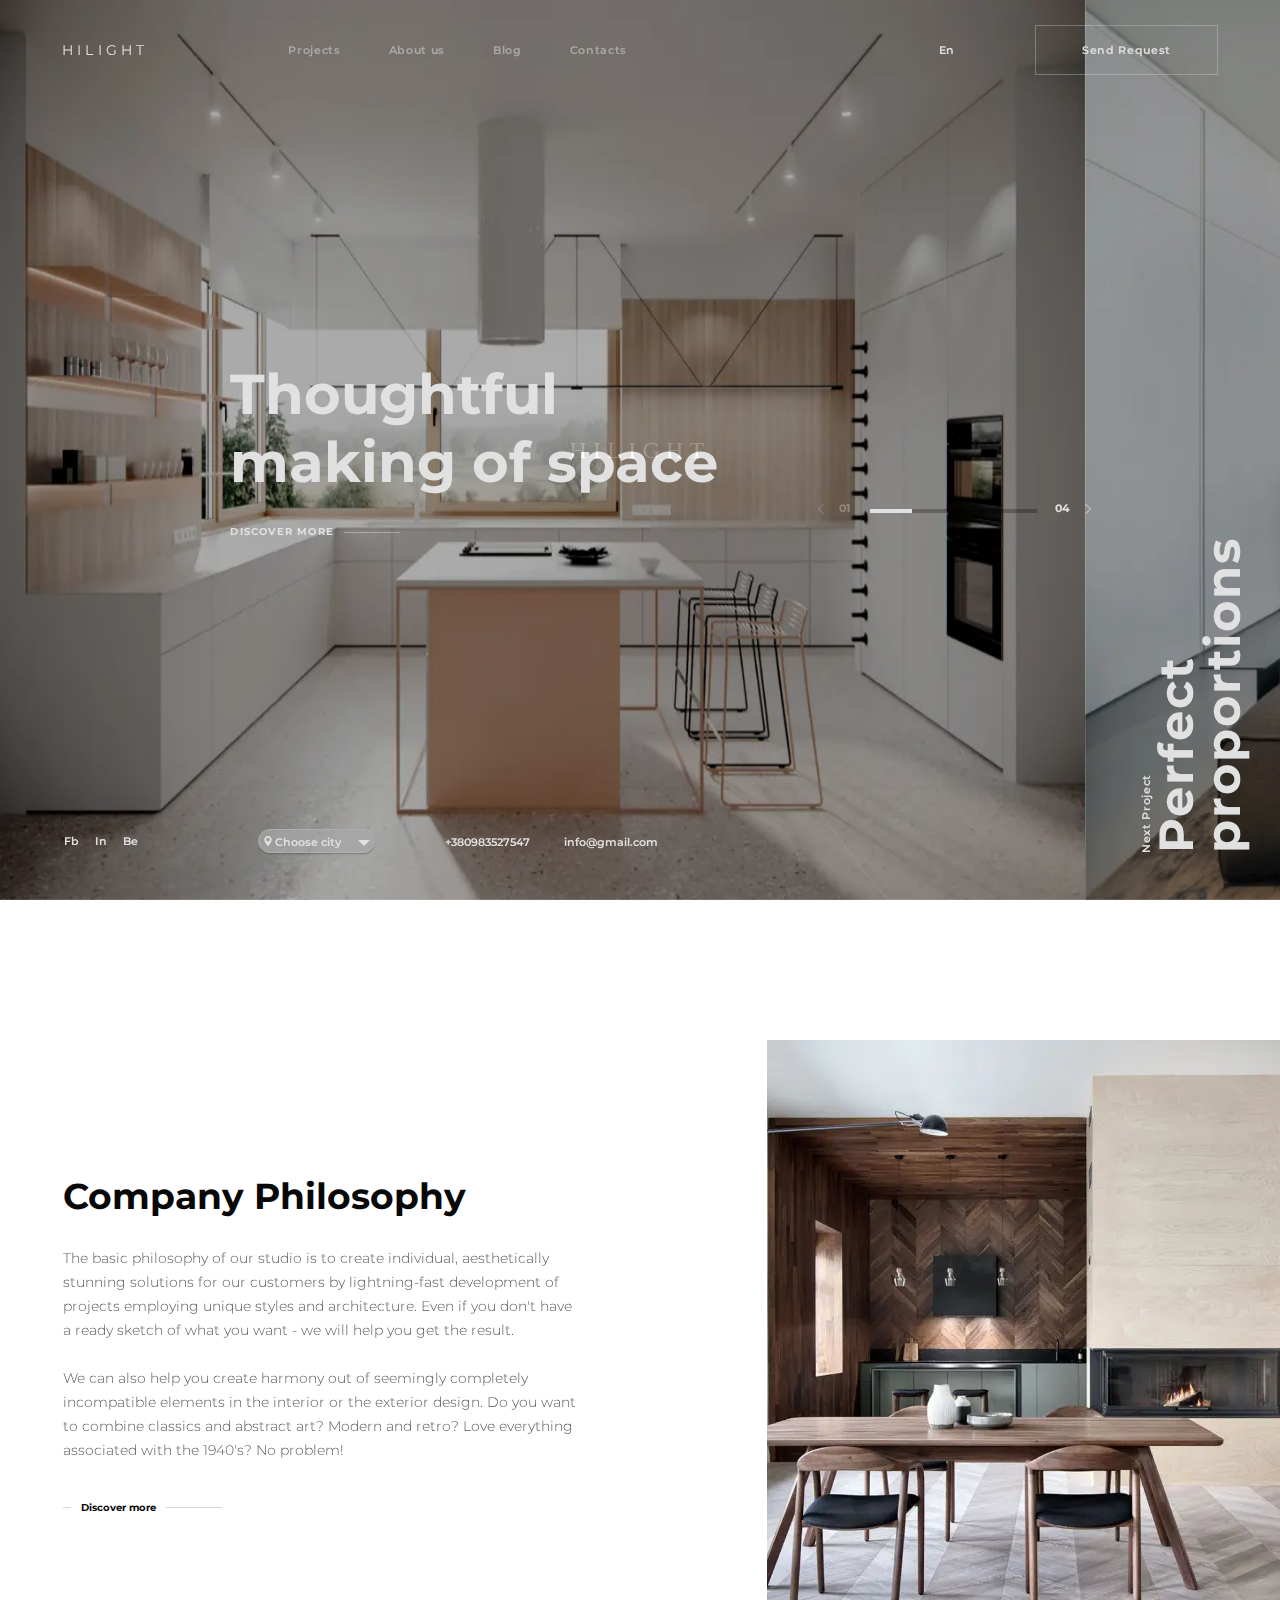
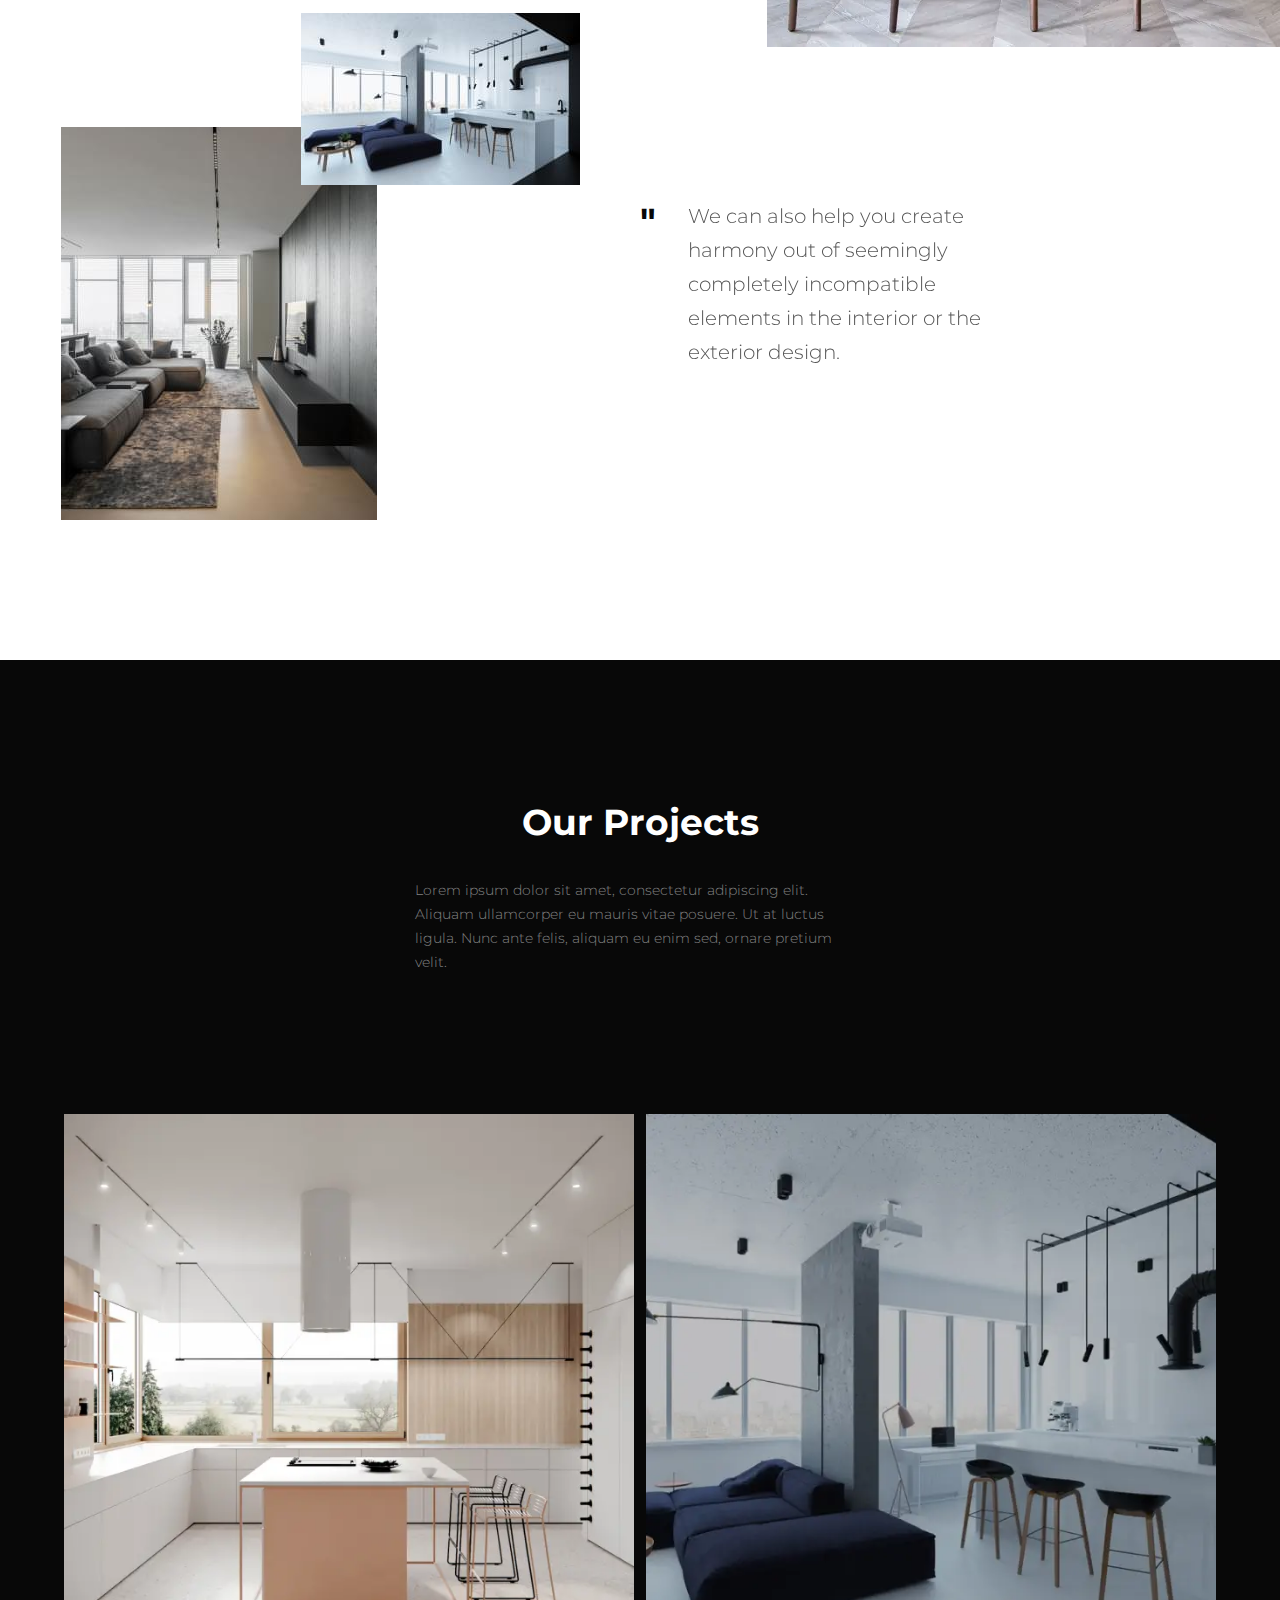
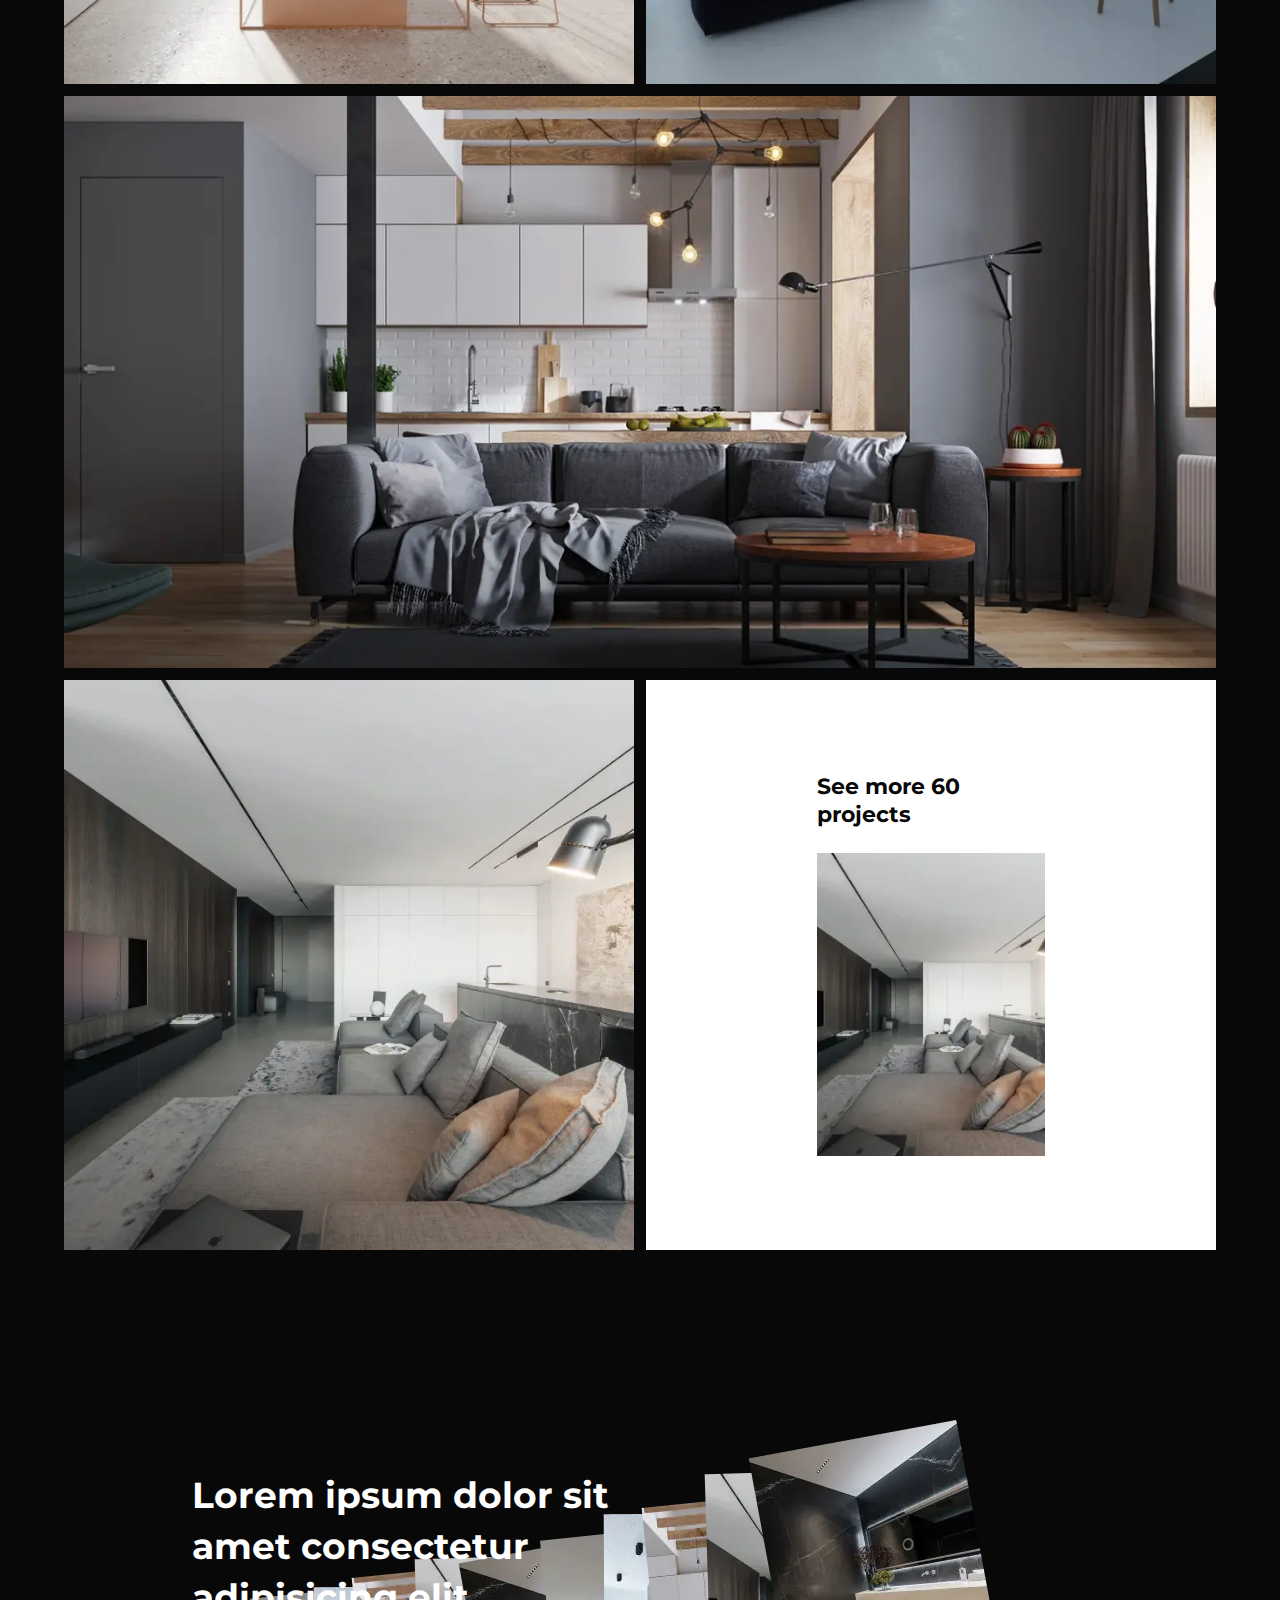
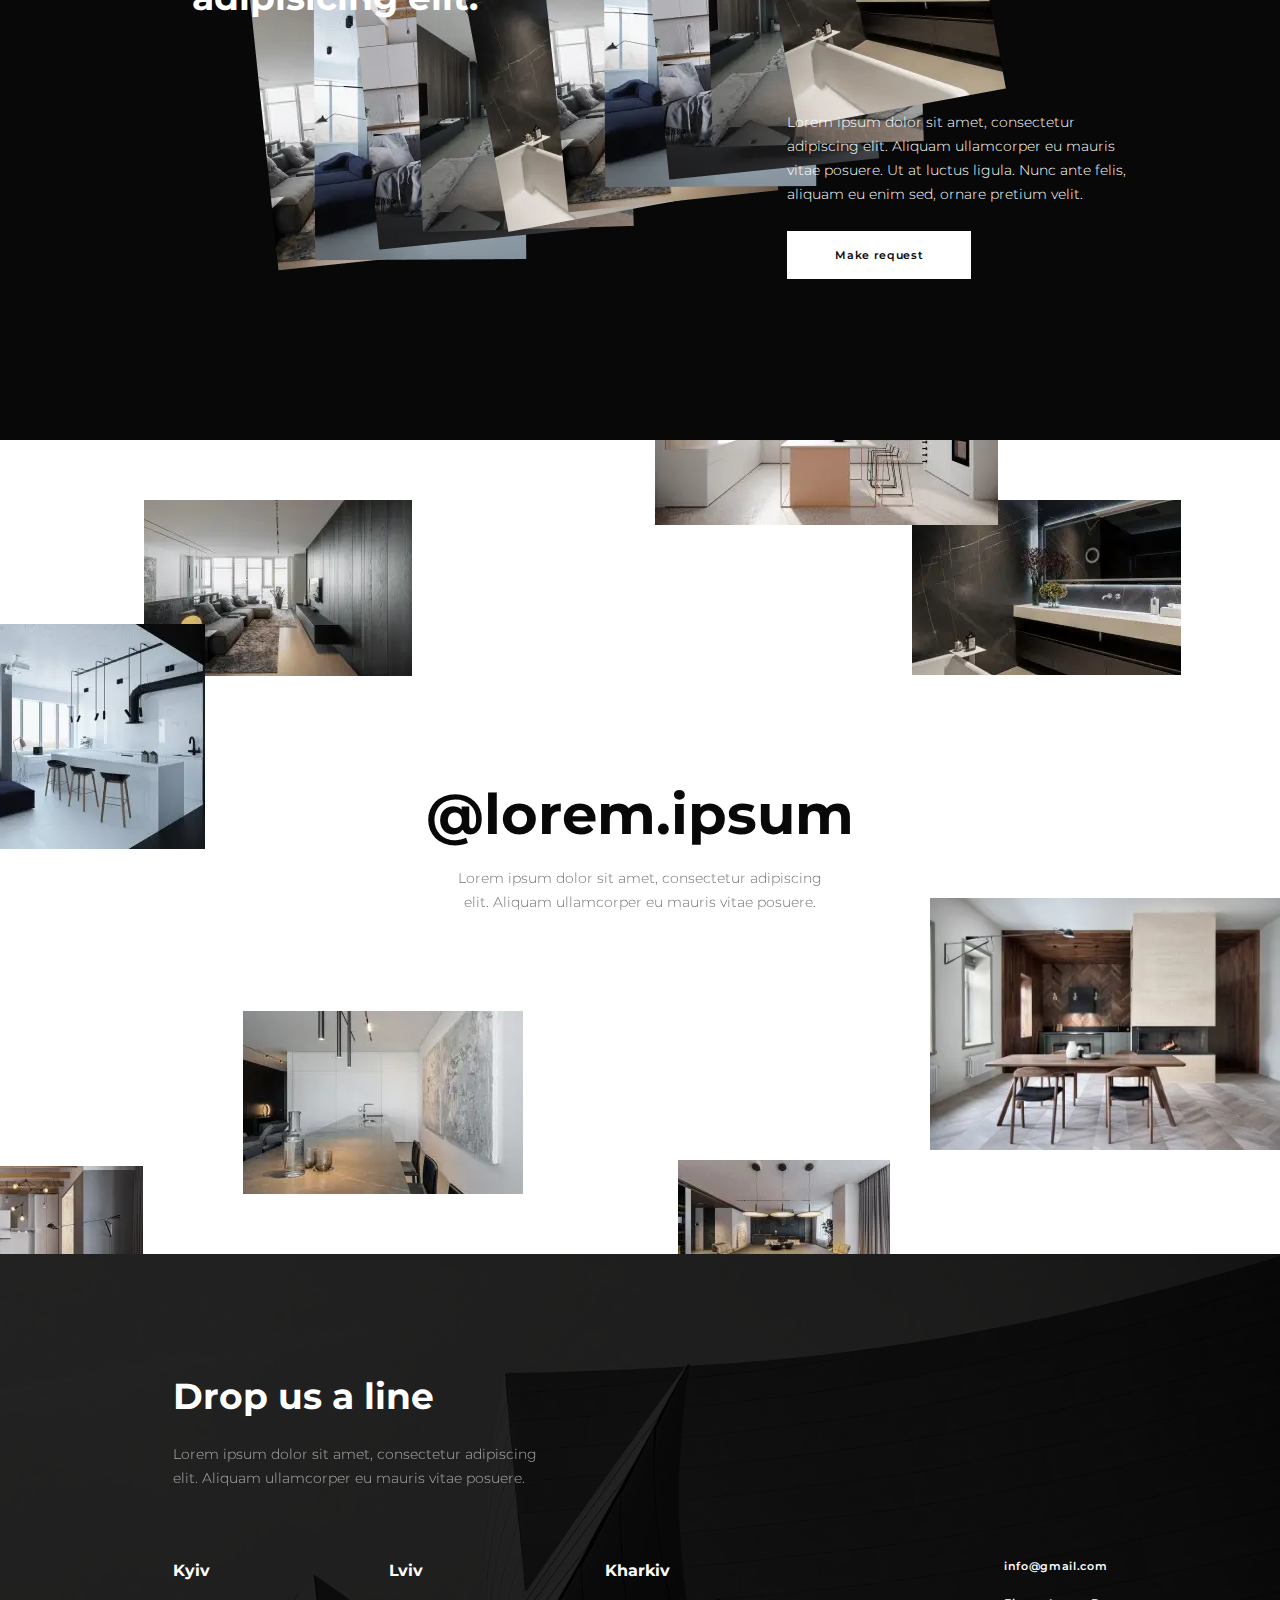
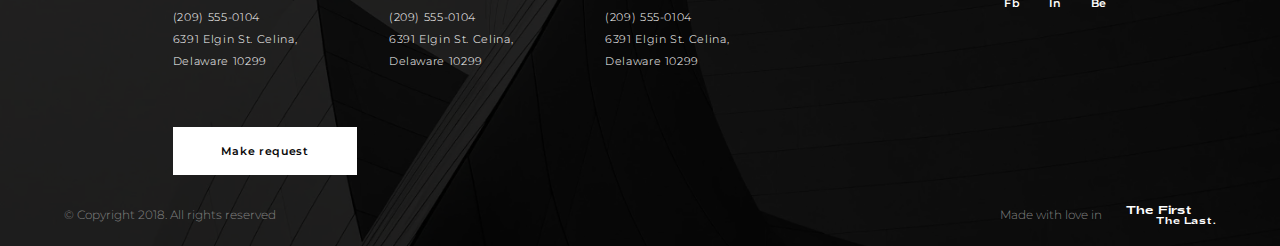
<file: index.html>
<!DOCTYPE html>
<html lang="en">
<head>
    <meta charset="UTF-8">
    <meta http-equiv="X-UA-Compatible" content="IE=edge">
    <meta name="viewport" content="width=device-width, initial-scale=1.0">
    <link rel="stylesheet" href="css/style.min.css?_v=20221016194937">
    <title>Interior studio</title>
    <link rel="preconnect" href="https://fonts.googleapis.com">
    <link rel="preconnect" href="https://fonts.gstatic.com" crossorigin>
    <link
        href="https://fonts.googleapis.com/css2?family=Montserrat:wght@100;200;300;400;500;600;700;800;900&display=swap&_v=20221016194937"
        rel="stylesheet">

</head>

<body>
    <div id="preloader">
        <div class="dws-progress-bar"></div>
    </div>
    <div class="wrapper ">
        <header class="header lock-padding">
    <div class="header__container _container">

        <a class="header__logo" href="index.html">HILIGHT</a>
        <div class="menu__burger">
            <span></span>
            <p class="menu__burger-text">Menu</p>
        </div>
        <div class="header__menu">
            <ul class="header__items">
                <li class="header__item home"><a class="header__item-a header__item-a1 " href="index.html">Home</a></li>
                <li class="header__item"><a class="header__item-a header__item-a2" href="projects.html">Projects</a>
                </li>
                <li class="header__item"><a class="header__item-a header__item-a3" href="about.html">About us</a></li>
                <li class="header__item"><a class="header__item-a header__item-a4" href="blog.html">Blog</a></li>
                <li class="header__item"><a class="header__item-a header__item-a5" href="contact.html">Contacts</a></li>
            </ul>

            <a class="header__button-menu popup-link" href="#popup">Send Request </a>
            <div class="mainblock1__info">
                <a class="mainblock1__info-link1 mainblock1__info-link" href="">Fb</a>
                <a class="mainblock1__info-link2 mainblock1__info-link" href="">In</a>
                <a class="mainblock1__info-link3 mainblock1__info-link" href="">Be</a>
                <div class="custom-select">
                    <select>
                        <option value="0">Choose city</option>
                        <option value="1">Berlin</option>
                        <option value="2">Kiev</option>
                        <option value="3">New York</option>
                        <option value="4">Warsaw</option>
                    </select>
                </div>
                <div class="mainblock1__info-links">
                    <a class="mainblock1__info-link4 mainblock1__info-link" href="">+380983527547</a>
                    <a class="mainblock1__info-link5 mainblock1__info-link" href=""> info@gmail.com</a>
                </div>
            </div>
        </div>
        <a href="" class="header__lang">En</a>
        <a class="header__button popup-link" href="#popup">Send Request </a>
    </div>
</header>
        <main class="main ">
            <div class="main__container _container">
                <div class="mainblock1 ">
                    <div class="mainpage-slider swiper">
                        <div class="mainpage-slider__wrapper swiper-wrapper">
                            <div class="mainpage-slider__slide swiper-slide">
                                <div class="mainpage-slider__image">
                                    <picture><source srcset="img/main__slide1.webp" type="image/webp"><img src="img/main__slide1.jpg" alt="" /></picture>
                                </div>
                            </div>
                            <div class="mainpage-slider__slide swiper-slide">
                                <div class="mainpage-slider__image">
                                    <picture><source srcset="img/oneproject__cover.webp" type="image/webp"><img src="img/oneproject__cover.jpg" alt="" /></picture>

                                </div>
                            </div>
                            <div class="mainpage-slider__slide swiper-slide">
                                <div class="mainpage-slider__image">
                                    <picture><source srcset="img/oneproject__block3-1.webp" type="image/webp"><img src="img/oneproject__block3-1.jpg" alt="" /></picture>

                                </div>
                            </div>
                            <div class="mainpage-slider__slide swiper-slide">
                                <div class="mainpage-slider__image">
                                    <picture><source srcset="img/oneproject__block3-4.webp" type="image/webp"><img src="img/oneproject__block3-4.jpg" alt="" /></picture>

                                </div>
                            </div>
                        </div>

                        <div class="swiper-button-next ">
                            <strong class="total-slides"></strong>
                            <img src="img/icons/icons.svg#main__slidernext" class="svg-main__slidernext-dims"
                                alt="slider next icon" />
                        </div>
                        <div class="swiper-button-prev">
                            <img src="img/icons/icons.svg#main__sliderprev" class="svg-main__sliderprev-dims"
                                alt="slider prev icon" />
                            <strong class="current-slide"></strong>
                        </div>
                        <div class="swiper-pagination"></div>
                    </div>
                    <div class="mainblock1__horizontal-text">
                        <p class="mainblock1__horizontal-text1">Thoughtful
                            making of space</p>
                        <p class="mainblock1__horizontal-text2">Discover more <span></span></p>
                    </div>
                    <div class="mainblock1__vertical-text">
                        <p class="mainblock1__vertical-text1">Next Project</p>
                        <p class="mainblock1__vertical-text2">Perfect proportions</p>
                    </div>
                    <div class="mainblock1__info">
                        <a class="mainblock1__info-link1 mainblock1__info-link" href="">Fb</a>
                        <a class="mainblock1__info-link2 mainblock1__info-link" href="">In</a>
                        <a class="mainblock1__info-link3 mainblock1__info-link" href="">Be</a>
                        <div class="custom-select">
                            <select>
                                <option value="0">Choose city</option>
                                <option value="1">Berlin</option>
                                <option value="2">Kiev</option>
                                <option value="3">New York</option>
                                <option value="4">Warsaw</option>
                            </select>
                        </div>
                        <div class="mainblock1__info-links">
                            <a class="mainblock1__info-link4 mainblock1__info-link " href="">+380983527547</a>
                            <a class="mainblock1__info-link5 mainblock1__info-link" href=""> info@gmail.com</a>
                        </div>
                    </div>
                </div>
                <div class="mainblock2">
                    <div class="mainblock2__container">
                        <div class="mainblock2__section1">
                            <div class="mainblock2__section1-container">
                                <p class="mainblock2__section1-text1">Company Philosophy</p>
                                <p class="mainblock2__section1-text2">The basic philosophy of our studio is to create
                                    individual, aesthetically stunning
                                    solutions for our customers by
                                    lightning-fast development of projects employing unique styles and architecture.
                                    Even if
                                    you don't have a ready sketch
                                    of what you want - we will help you get the result.</p>
                                <p class="mainblock2__section1-text2">We can also help you create harmony out of
                                    seemingly completely incompatible elements
                                    in
                                    the interior or the exterior
                                    design. Do you want to combine classics and abstract art? Modern and retro? Love
                                    everything associated with the 1940's?
                                    No problem!
                                </p>
                                <a href="about.html" class="mainblock2__section1-text3"><span
                                        class="span1"></span>Discover more
                                    <span class="span2"></span></a>
                            </div>


                        </div>
                        <div class="mainblock2__section2">
                            <picture><source srcset="img/mainblock2__sec2.webp" type="image/webp"><img src="img/mainblock2__sec2.jpg" alt="interior photo"></picture>
                        </div>
                        <div class="mainblock2__section3">
                            <div class="mainblock2__section3-container">
                                <img class="mainblock2__section3-img1" src="img/mainblock2__sec31.jpg"
                                    alt="interior photo">
                                <img class="mainblock2__section3-img2" src="img/mainblock2__sec32.jpg"
                                    alt="interior photo">
                            </div>
                        </div>

                        <div class="mainblock2__section4">
                            <div class="mainblock2__section4-container">
                                <p class="mainblock2__section4-text1">"</p>
                                <p class="mainblock2__section4-text2">We can also help you create harmony out of
                                    seemingly
                                    completely incompatible elements in
                                    the interior or the exterior
                                    design.</p>
                            </div>

                        </div>
                    </div>

                </div>
                <div class="mainblock3">
                    <div class="mainblock3__container">
                        <div class="mainblock3__header">
                            <div class="mainblock3__header-container">
                                <p class="mainblock3__header-text1">Our Projects</p>
                                <p class="mainblock3__header-text2">Lorem ipsum dolor sit amet, consectetur adipiscing
                                    elit.
                                    Aliquam ullamcorper eu mauris vitae posuere. Ut at luctus
                                    ligula. Nunc ante felis, aliquam eu enim sed, ornare pretium velit.</p>
                            </div>

                        </div>
                        <div class="mainblock3__section">
                            <div class="mainblock3__section-container">
                                <div class="mainblock3__sec1">
                                    <div class="mainblock3__sec1-image">
                                        <a href="oneproject.html"> <picture><source srcset="img/mainblock3__sec1.webp" type="image/webp"><img id="img" src="img/mainblock3__sec1.jpg" alt=""></picture>
                                        </a>
                                        <div class="mainblock3__sec1-hover1">
                                            <p>Warsaw &nbsp;&nbsp;&nbsp;&nbsp; 25.10.2020 &nbsp;&nbsp;&nbsp;&nbsp; 120
                                                sq.m
                                            </p>
                                        </div>
                                        <div class="mainblock3__sec1-hover2">
                                            <p>Eyewear store interior</p>
                                        </div>
                                        <div class="mainblock3__sec1-hover3">
                                            <a class="m3__s1-text"> <span class="m3__s1-span"></span>Discover more<span
                                                    class="m3__s1-span2"></span> </a>
                                        </div>
                                    </div>
                                </div>
                                <div class="mainblock3__sec2">
                                    <div class="mainblock3__sec2-image">
                                        <a href="oneproject.html"> <picture><source srcset="img/mainblock3__sec2.webp" type="image/webp"><img src="img/mainblock3__sec2.jpg" alt=""></picture> </a>
                                        <div class="mainblock3__sec2-hover1">
                                            <p>Lodz &nbsp;&nbsp;&nbsp;&nbsp; 16.10.2018 &nbsp;&nbsp;&nbsp;&nbsp; 80 sq.m
                                            </p>
                                        </div>
                                        <div class="mainblock3__sec2-hover2">
                                            <p>Residence by the lighthouse</p>
                                        </div>
                                        <div class="mainblock3__sec2-hover3">
                                            <a class="m3__s2-text"> <span class="m3__s2-span"></span>Discover more<span
                                                    class="m3__s2-span2"></span> </a>
                                        </div>
                                    </div>
                                </div>
                                <div class="mainblock3__sec3">
                                    <div class="mainblock3__sec3-image">
                                        <a href="oneproject.html"> <picture><source srcset="img/mainblock3__sec3.webp" type="image/webp"><img src="img/mainblock3__sec3.jpg" alt=""></picture> </a>
                                        <div class="mainblock3__sec3-hover1">
                                            <p>Berlin &nbsp;&nbsp;&nbsp;&nbsp; 25.10.2022 &nbsp;&nbsp;&nbsp;&nbsp; 200
                                                sq.m
                                            </p>
                                        </div>
                                        <div class="mainblock3__sec3-hover2">
                                            <p>Minimalist style home</p>
                                        </div>
                                        <div class="mainblock3__sec3-hover3">
                                            <a class="m3__s3-text"> <span class="m3__s3-span"></span>Discover more<span
                                                    class="m3__s3-span2"></span> </a>
                                        </div>
                                    </div>
                                </div>
                                <div class="mainblock3__sec4">
                                    <div class="mainblock3__sec4-image">
                                        <a href="oneproject.html"> <picture><source srcset="img/mainblock3__sec4.webp" type="image/webp"><img src="img/mainblock3__sec4.jpg" alt=""></picture> </a>
                                        <div class="mainblock3__sec4-hover1">
                                            <p>Madrid &nbsp;&nbsp;&nbsp;&nbsp; 28.09.2022 &nbsp;&nbsp;&nbsp;&nbsp; 100
                                                sq.m
                                            </p>
                                        </div>
                                        <div class="mainblock3__sec4-hover2">
                                            <p>Eurostars Madrid Foro</p>
                                        </div>
                                        <div class="mainblock3__sec4-hover3">
                                            <a class="m3__s4-text"> <span class="m3__s4-span"></span>Discover more<span
                                                    class="m3__s4-span2"></span> </a>
                                        </div>
                                    </div>
                                </div>
                                <div class="mainblock3__sec6">
                                    <div class="mainblock3__sec6-image">
                                        <a href="oneproject.html"> <picture><source srcset="img/mainblock3__sec6.webp" type="image/webp"><img src="img/mainblock3__sec6.jpg" alt=""></picture> </a>
                                        <div class="mainblock3__sec6-hover1">
                                            <p>Dublin &nbsp;&nbsp;&nbsp;&nbsp; 28.09.2022 &nbsp;&nbsp;&nbsp;&nbsp; 100
                                                sq.m
                                            </p>
                                        </div>
                                        <div class="mainblock3__sec6-hover2">
                                            <p>House on a Hillside</p>
                                        </div>
                                        <div class="mainblock3__sec6-hover3">
                                            <a class="m3__s6-text"> <span class="m3__s6-span"></span>Discover more<span
                                                    class="m3__s6-span2"></span> </a>
                                        </div>
                                    </div>
                                </div>
                                <div class="mainblock3__sec5">
                                    <div class="mainblock3__sec5-image">
                                        <p class="mainblock3__sec5-text">See more 60 projects</p>
                                        <a href="projects.html"> <picture><source srcset="img/mainblock3__sec5.webp" type="image/webp"><img src="img/mainblock3__sec5.jpg" alt=""></picture> </a>
                                    </div>
                                </div>
                            </div>

                        </div>
                    </div>
                </div>
                <div class="repeat1">
    <div class="repeat1__container">
        <div class="repeat1__header">
            <p>Lorem ipsum dolor sit amet consectetur adipisicing elit.</p>
        </div>
        <div class="repeat1__images">
            <a href=""><picture><source srcset="img/repeat1-1.webp" type="image/webp"><img src="img/repeat1-1.png" alt="" class="repeat1__img1"></picture> </a>
            <a href=""><picture><source srcset="img/repeat1-2.webp" type="image/webp"><img src="img/repeat1-2.png" alt="" class="repeat1__img2"></picture></a>
            <a href=""><picture><source srcset="img/repeat1-3.webp" type="image/webp"><img src="img/repeat1-3.png" alt="" class="repeat1__img3"></picture></a>
            <a href=""><picture><source srcset="img/repeat1-4.webp" type="image/webp"><img src="img/repeat1-4.png" alt="" class="repeat1__img4"></picture></a>
            <a href=""><picture><source srcset="img/repeat1-5.webp" type="image/webp"><img src="img/repeat1-5.png" alt="" class="repeat1__img5"></picture></a>
            <a href=""><picture><source srcset="img/repeat1-1.webp" type="image/webp"><img src="img/repeat1-1.png" alt="" class="repeat1__img6"></picture></a>
            <a href=""><picture><source srcset="img/repeat1-2.webp" type="image/webp"><img src="img/repeat1-2.png" alt="" class="repeat1__img7"></picture></a>
            <a href=""><picture><source srcset="img/repeat1-3.webp" type="image/webp"><img src="img/repeat1-3.png" alt="" class="repeat1__img8"></picture></a>
            <a href=""><picture><source srcset="img/repeat1-4.webp" type="image/webp"><img src="img/repeat1-4.png" alt="" class="repeat1__img9"></picture></a>
            <a href=""><picture><source srcset="img/repeat1-5.webp" type="image/webp"><img src="img/repeat1-5.png" alt="" class="repeat1__img10"></picture></a>
        </div>
        <div class="repeat1__section">
            <p class="repeat1__text">Lorem ipsum dolor sit amet, consectetur adipiscing elit. Aliquam ullamcorper eu
                mauris vitae posuere. Ut
                at luctus
                ligula. Nunc ante felis, aliquam eu enim sed, ornare pretium velit.</p>
            <a href="#popup" class="repeat1__link popup-link">Make request</a>
        </div>
    </div>
</div>
                <div class="repeat2">
    <div class="repeat2__container">
        <div class="repeat2__header">
            <p class="repeat2__text1">@lorem.ipsum</p>
            <p class="repeat2__text2">Lorem ipsum dolor sit amet, consectetur adipiscing elit. Aliquam ullamcorper eu
                mauris vitae posuere.
            </p>

        </div>
        <picture><source srcset="img/repeat2-1.webp" type="image/webp"><img src="img/repeat2-1.jpg" alt="" class="repeat2__img1"></picture>
        <picture><source srcset="img/repeat2-2.webp" type="image/webp"><img src="img/repeat2-2.jpg" alt="" class="repeat2__img2"></picture>
        <picture><source srcset="img/repeat2-3.webp" type="image/webp"><img src="img/repeat2-3.jpg" alt="" class="repeat2__img3"></picture>
        <picture><source srcset="img/repeat2-4.webp" type="image/webp"><img src="img/repeat2-4.jpg" alt="" class="repeat2__img4"></picture>
        <picture><source srcset="img/repeat2-5.webp" type="image/webp"><img src="img/repeat2-5.jpg" alt="" class="repeat2__img5"></picture>
        <picture><source srcset="img/repeat2-6.webp" type="image/webp"><img src="img/repeat2-6.jpg" alt="" class="repeat2__img6"></picture>
        <picture><source srcset="img/repeat2-7.webp" type="image/webp"><img src="img/repeat2-7.jpg" alt="" class="repeat2__img7"></picture>
        <picture><source srcset="img/repeat2-8.webp" type="image/webp"><img src="img/repeat2-8.jpg" alt="" class="repeat2__img8"></picture>
        <picture><source srcset="img/repeat2-82.webp" type="image/webp"><img src="img/repeat2-82.jpg" alt="" class="repeat2__img82"></picture>
        <picture><source srcset="img/repeat2-9.webp" type="image/webp"><img src="img/repeat2-9.jpg" alt="" class="repeat2__img9"></picture>


    </div>
</div>
                <div class="contact__block">
    <picture><source srcset="img/contact.webp" type="image/webp"><img class="ibg" src="img/contact.jpg" alt=""></picture>
    <div class="contact__container">
        <div class="contact__header">
            <p class="contact__header-text1">Drop us a line</p>
            <p class="contact__header-text2">Lorem ipsum dolor sit amet, consectetur adipiscing elit. Aliquam
                ullamcorper eu mauris vitae posuere.</p>
        </div>
        <div class="contact__info">
            <div class="contact__sec1">
                <p class="contact__text1">Kyiv</p>
                <p class="contact__text2">(209) 555-0104 <br>
                    6391 Elgin St. Celina,<br>
                    Delaware 10299</p>
            </div>
            <div class="contact__sec2">
                <p class="contact__text1">Lviv</p>
                <p class="contact__text2">(209) 555-0104 <br>
                    6391 Elgin St. Celina,<br>
                    Delaware 10299</p>
            </div>
            <div class="contact__sec3">
                <p class="contact__text1">Kharkiv</p>
                <p class="contact__text2">(209) 555-0104 <br>
                    6391 Elgin St. Celina,<br>
                    Delaware 10299</p>
            </div>
            <div class="contact__sec4">
                <div class="contact__sec4-container">
                    <p class="contact__email contact__text3">info@gmail.com</p>
                    <div class="contact__socials ">
                        <a class="contact__text3" href="">Fb</a>
                        <a class="contact__text3" href="">In</a>
                        <a class="contact__text3" href="">Be</a>
                    </div>
                </div>

            </div>
            <div class="contact__sec5">
                <a href="#popup" class="contact__button popup-link">Make request</a>
            </div>
        </div>
    </div>
</div>
            </div>
        </main>

        <footer class="footer">
    <div class="footer__container _container">
        <p class="footer__text1">© Copyright 2018. All rights reserved</p>
        <p class="footer__text2">Made with love in</p>
        <div class="footer__section">
            <p class="footer__text3">The First</p>
            <p class="footer__text4">The Last.</p>
        </div>
    </div>
</footer>
    </div>

    <div class="popup" id="popup2">
    <div class="popup__body">
        <a href="" class="popup__close"><img src="img/icons/icons.svg#close" alt=""></a>
        <div class="popup__content">
            <div class="popup__container">
                <p class="popup-text">Thank you for your message!</p>
                <p class="popup-text2">Lorem ipsum dolor sit amet, consectetur adipiscing elit. Aliquam ullamcorper eu
                    mauris vitae posuere.
                    Ut at luctus
                    ligula. Nunc ante felis, aliquam eu enim sed, ornare pretium velit.</p>
                <a class="popup__button popup-link" href="#popup">Send again</a>

            </div>

        </div>
    </div>
</div>
    <div class="popup" id="popup">
    <div class="popup__body">
        <a href="" class="popup__close"><img src="img/icons/icons.svg#close" alt=""></a>
        <div class="popup__content">
            <div class="popup__sections">
                <div class="popup__section1">
                    <div class="popup__section1-container">
                        <div class="popup__header">
                            <p>Make request</p>
                        </div>
                        <div class="popup__input-container">
                            <div class="popup__input">
                                <input class="popup__font1" type="text" placeholder="Name">
                            </div>
                            <div class="popup__input">
                                <input class="popup__font1" type="text" placeholder="Last name">
                            </div>
                            <div class="popup__input">
                                <input class="popup__font1" type="tel" placeholder="Phone">
                            </div>
                            <div class="popup__input">
                                <input class="popup__font1" type="text" placeholder="Your city">
                            </div>
                            <div class="popup__input">
                                <input class="popup__font1" type="email" placeholder="Email">
                            </div>
                            <div class="custom-select">
                                <select>
                                    <option value="0">Property type</option>
                                    <option value="1">Type 1</option>
                                    <option value="2">Type 2</option>
                                    <option value="3">Type 3</option>
                                </select>
                            </div>
                            <div class="popup__input">
                                <input class="popup__font1" type="text" placeholder="Your comment">
                            </div>
                        </div>
                    </div>
                </div>
                <div class="popup__section2">
                    <div class="popup__section2-container">
                        <div class="popup__text">
                            <p class="popup__font1">Area (m2)</p>
                        </div>
                        <div class="popup__filter">
                            <div class="popup__filter-container">
                                <div class="popup__filter-section1">
                                    <label class="popup__filter-item">
                                        <input type="radio" name="area" value="to 50">
                                        <p class="popup__descr">to 50</p>
                                        <span class="checkmark checkmark1"></span>
                                    </label>
                                    <label class="popup__filter-item">
                                        <input type="radio" name="area" value="50-150" checked>
                                        <p class="popup__descr">50-150</p>
                                        <span class="checkmark checkmark2"></span>
                                    </label>
                                    <label class="popup__filter-item">
                                        <input type="radio" name="area" value="150-250">
                                        <p class="popup__descr">150-250</p>
                                        <span class="checkmark checkmark3"></span>
                                    </label>
                                    <label class="popup__filter-item">
                                        <input type="radio" name="area" value="250-400">
                                        <p class="popup__descr popup__descr7">250-400</p>
                                        <span class="checkmark checkmark4"></span>
                                    </label>
                                </div>
                                <div class="popup__filter-section2">
                                    <label class="popup__filter-item">
                                        <input type="radio" name="area" value="400-600">
                                        <p class="popup__descr">400-600</p>
                                        <span class="checkmark checkmark5"></span>
                                    </label>
                                    <label class="popup__filter-item">
                                        <input type="radio" name="area" value="600-800">
                                        <p class="popup__descr">600-800</p>
                                        <span class="checkmark checkmark6"></span>
                                    </label>
                                    <label class="popup__filter-item">
                                        <input type="radio" name="area" value="800-1000">
                                        <p class="popup__descr">800-1000</p>
                                        <span class="checkmark checkmark7"></span>
                                    </label>
                                    <label class="popup__filter-item">
                                        <input type="radio" name="area" value="1000+">
                                        <p class="popup__descr popup__descr7">1000+</p>
                                        <span class="checkmark checkmark8"></span>
                                    </label>
                                </div>
                            </div>
                        </div>
                        <div class="popup__attach">
                            <div class="attach">
                                <div class="attach__item">
                                    <label>
                                        <div class="attach__up"><img src="img/icons/icons.svg#attachfile"
                                                class="svg-attachfile-dims" alt="attachfile">
                                        </div>
                                        <input class="attach__input" type="file" name="files" />
                                    </label>
                                    <div class="attach__descr">
                                        <p class="popup__font1">Attach your file</p>
                                        <p class="popup__font2">File size not more than 10 MB</p>
                                    </div>

                                    <div class="attach__name popup__font1"></div>
                                    <div class="attach__edit popup__font1">Change</div>
                                    <div class="attach__delete popup__font1">Delete</div>
                                </div>
                            </div>
                            <div class="popup__button">
                                <a class="popup-link popup__font1" href="#popup2">Send Request</a>
                            </div>
                        </div>
                        <div class="popup__text2">
                            <p>It is a long established fact that a reader will be distracted by the
                                readable
                                content of
                                a page when looking at its
                                layout. The point of using Lorem Ipsum is that it has a more-or-less normal
                                distribution
                                of letters, as opposed to using
                                'Content here, content here', making it look like readable English.</p>
                        </div>
                    </div>
                </div>
            </div>
        </div>
    </div>
</div>

    <script src="https://code.jquery.com/jquery-3.4.1.js?_v=20221016194937"></script>
    <script src="js/app.min.js?_v=20221016194937"></script>
</body>

</html>
</file>
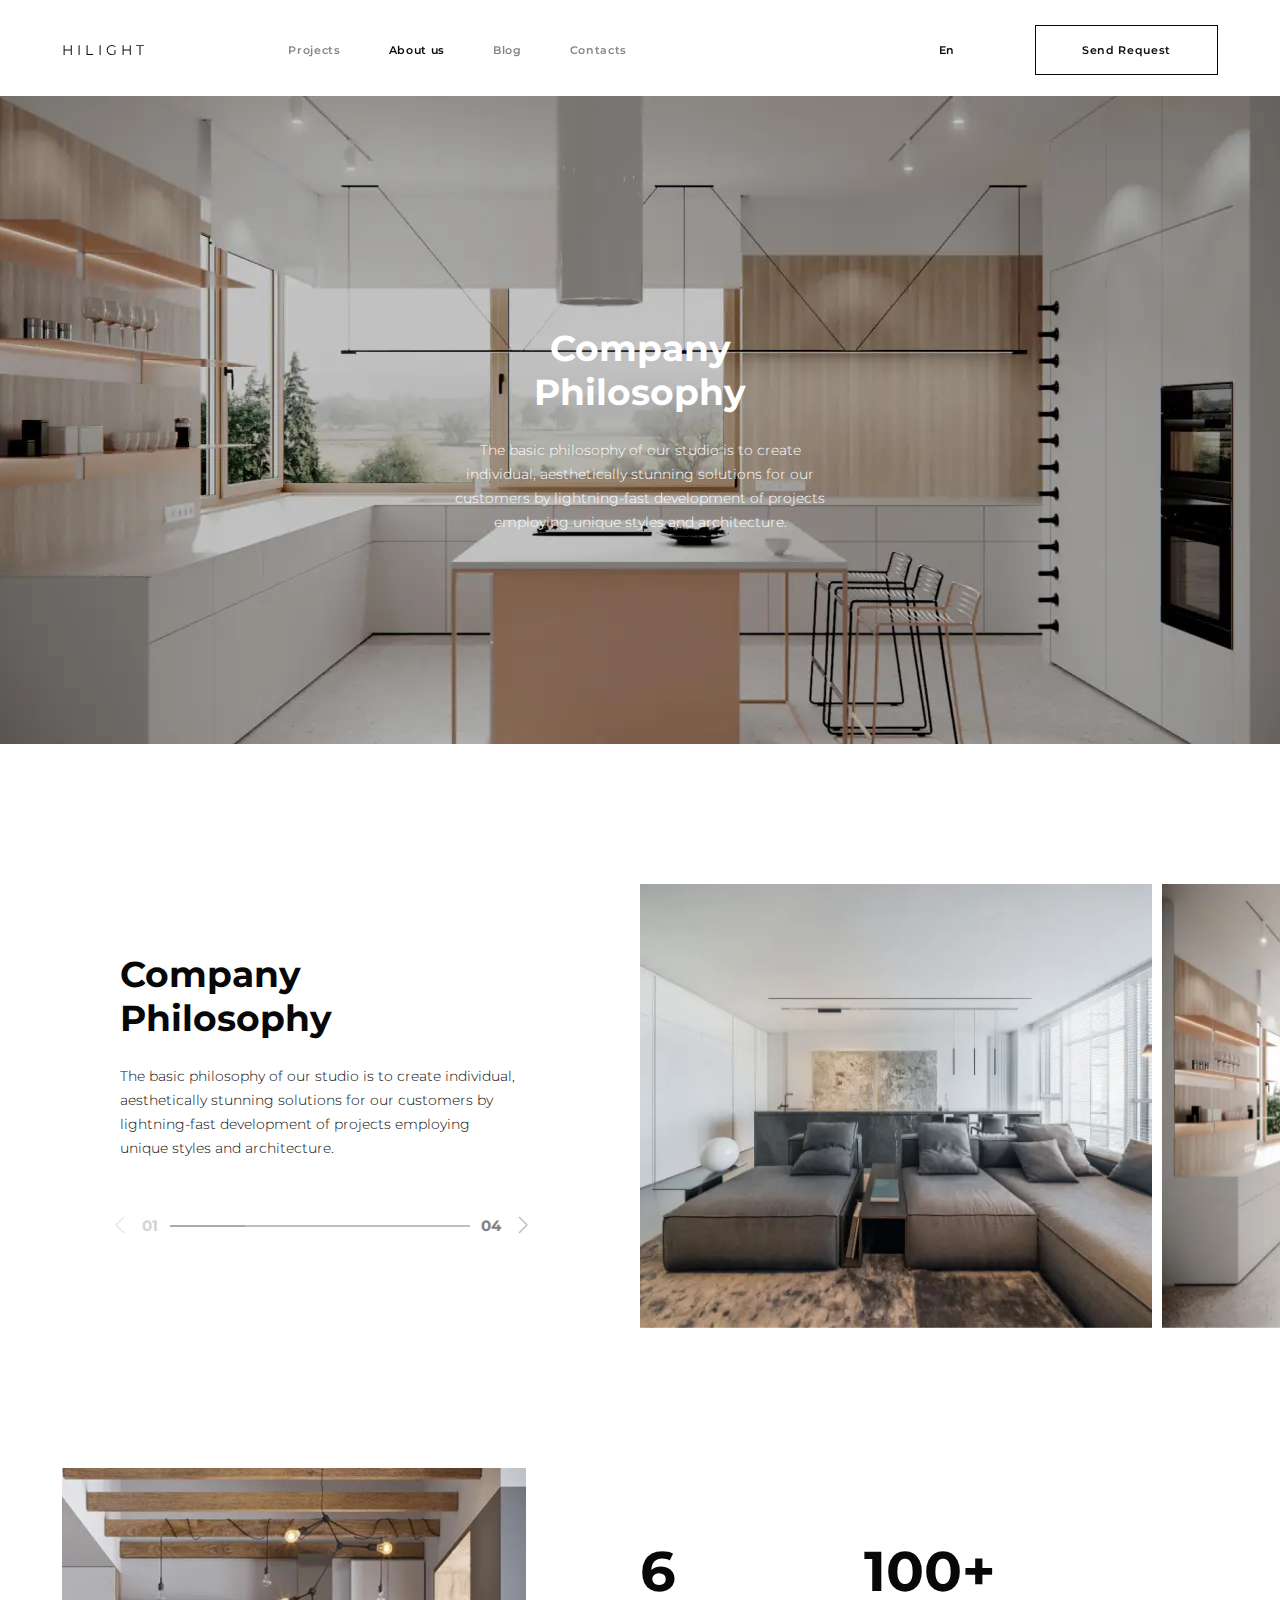
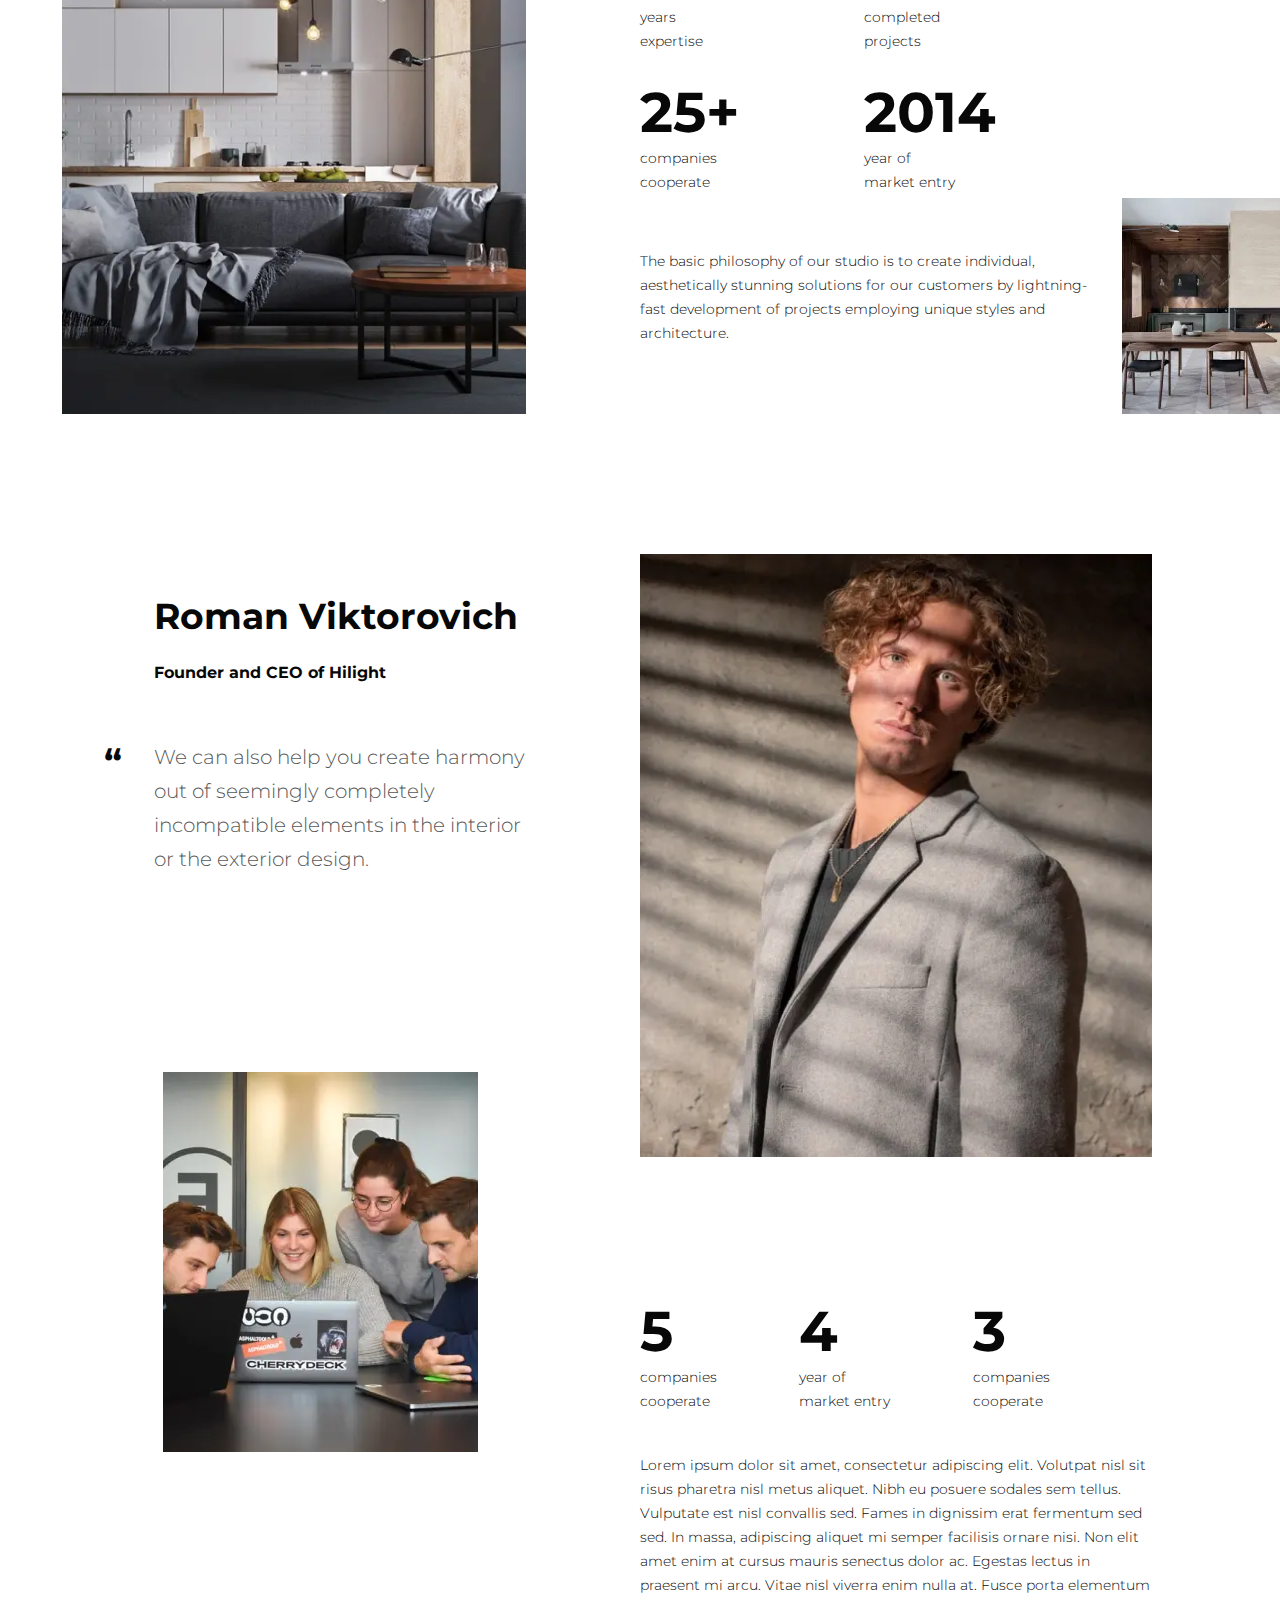
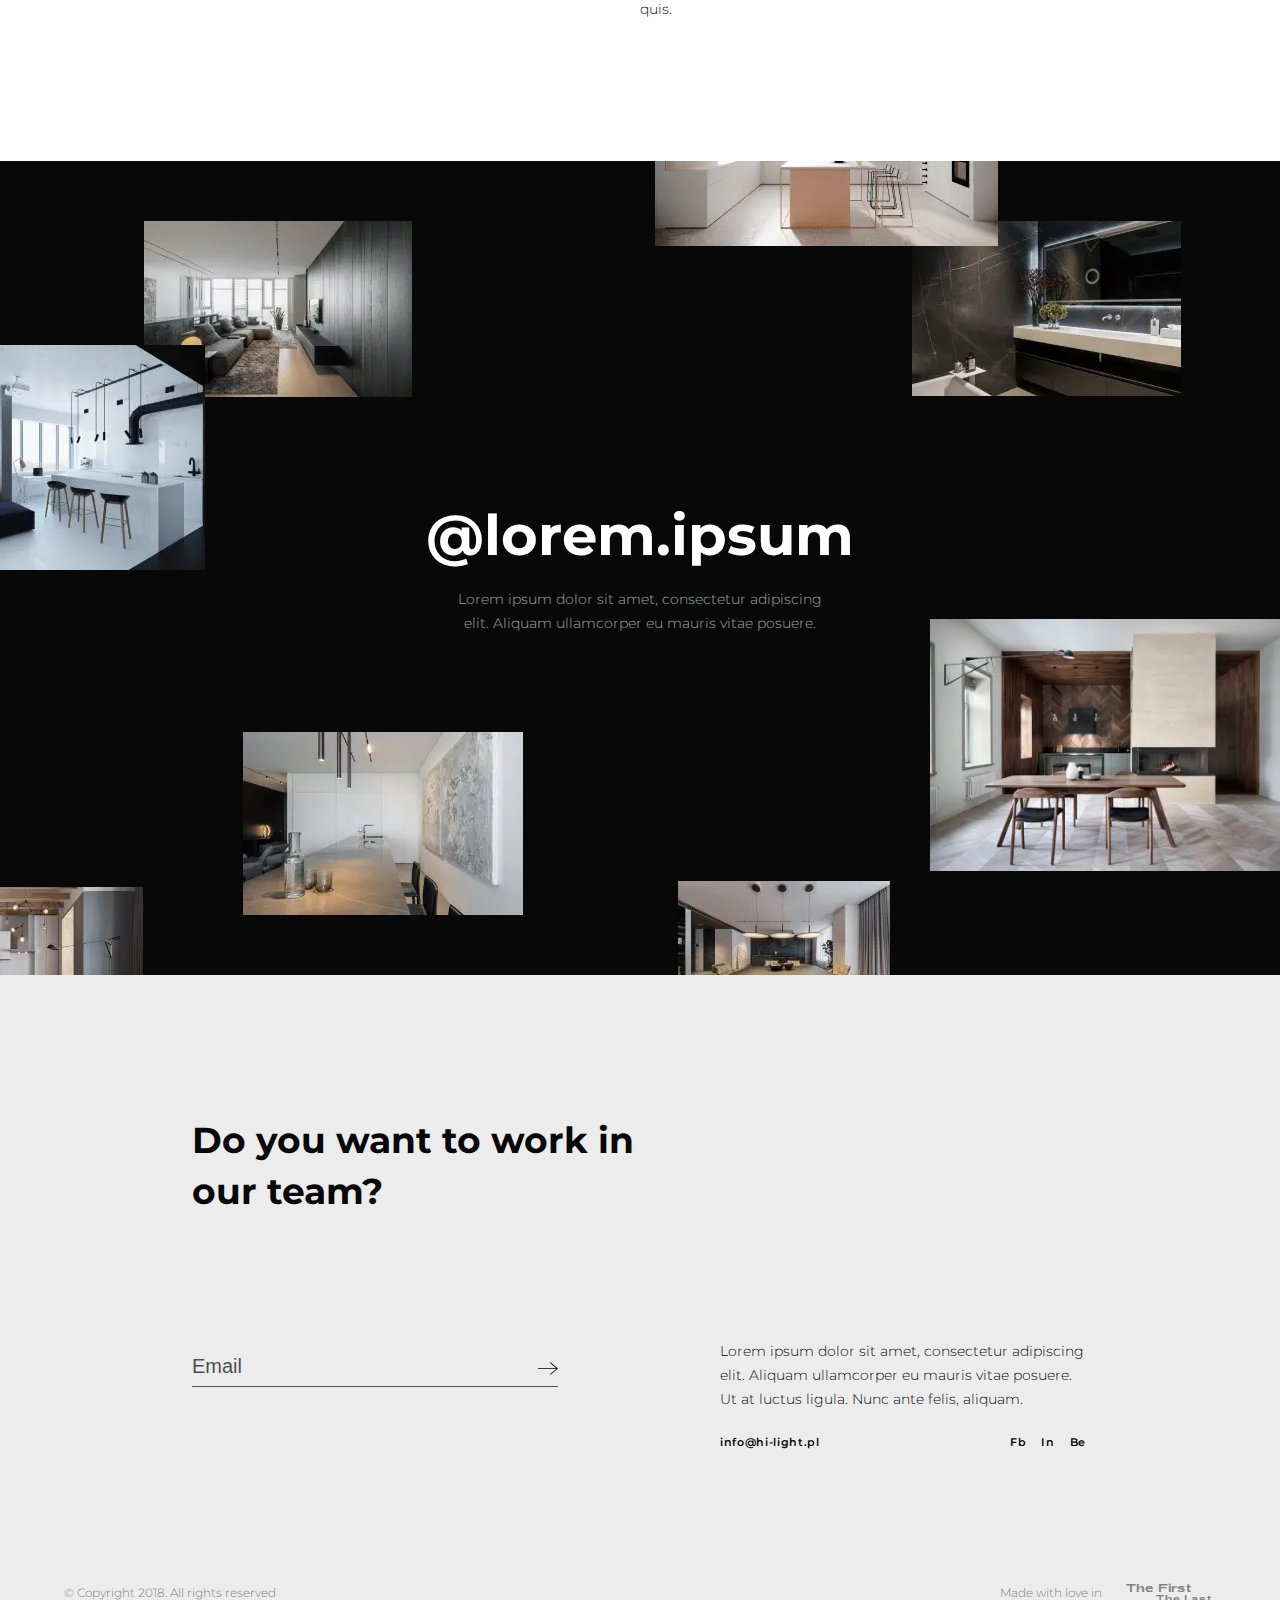
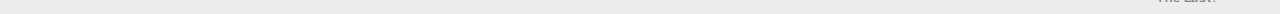
<file: about.html>
<!DOCTYPE html>
<html lang="en">

<head>
    <meta charset="UTF-8">
    <meta http-equiv="X-UA-Compatible" content="IE=edge">
    <meta name="viewport" content="width=device-width, initial-scale=1.0">
    <link rel="stylesheet" href="css/style.min.css?_v=20221016194937">
    <title>About</title>
    <link rel="preconnect" href="https://fonts.googleapis.com">
    <link rel="preconnect" href="https://fonts.gstatic.com" crossorigin>
    <link
        href="https://fonts.googleapis.com/css2?family=Montserrat:wght@100;200;300;400;500;600;700;800;900&display=swap&_v=20221016194937"
        rel="stylesheet">

</head>

<body>
    <div class="wrapper about-wrapper">
        <header class="header lock-padding">
    <div class="header__container _container">

        <a class="header__logo" href="index.html">HILIGHT</a>
        <div class="menu__burger">
            <span></span>
            <p class="menu__burger-text">Menu</p>
        </div>
        <div class="header__menu">
            <ul class="header__items">
                <li class="header__item home"><a class="header__item-a header__item-a1 " href="index.html">Home</a></li>
                <li class="header__item"><a class="header__item-a header__item-a2" href="projects.html">Projects</a>
                </li>
                <li class="header__item"><a class="header__item-a header__item-a3" href="about.html">About us</a></li>
                <li class="header__item"><a class="header__item-a header__item-a4" href="blog.html">Blog</a></li>
                <li class="header__item"><a class="header__item-a header__item-a5" href="contact.html">Contacts</a></li>
            </ul>

            <a class="header__button-menu popup-link" href="#popup">Send Request </a>
            <div class="mainblock1__info">
                <a class="mainblock1__info-link1 mainblock1__info-link" href="">Fb</a>
                <a class="mainblock1__info-link2 mainblock1__info-link" href="">In</a>
                <a class="mainblock1__info-link3 mainblock1__info-link" href="">Be</a>
                <div class="custom-select">
                    <select>
                        <option value="0">Choose city</option>
                        <option value="1">Berlin</option>
                        <option value="2">Kiev</option>
                        <option value="3">New York</option>
                        <option value="4">Warsaw</option>
                    </select>
                </div>
                <div class="mainblock1__info-links">
                    <a class="mainblock1__info-link4 mainblock1__info-link" href="">+380983527547</a>
                    <a class="mainblock1__info-link5 mainblock1__info-link" href=""> info@gmail.com</a>
                </div>
            </div>
        </div>
        <a href="" class="header__lang">En</a>
        <a class="header__button popup-link" href="#popup">Send Request </a>
    </div>
</header>
        <main class="about">
            <div class="about__container _container">
                <div class="about__block1">
                    <div class="about__block1-container">
                        <div class="about__block1-header">
                            <p class="about__block1-text1">Company <br> Philosophy</p>
                            <p class="about__block1-text2">The basic philosophy of our studio is to create individual,
                                aesthetically stunning solutions for our customers by
                                lightning-fast development of projects employing unique styles and architecture.</p>
                        </div>
                    </div>

                </div>
                <div class="about__block2">
                    <div class="about__block2-container">
                        <div class="about__block2-sec1">
                            <div class="about__block2-sec1-container">
                                <p class="about__block2-sec1-text1 about__text">Company Philosophy </p>
                                <p class="about__block2-sec1-text2 about__text2">The basic philosophy of our studio is
                                    to create
                                    individual,
                                    aesthetically stunning
                                    solutions for our customers by
                                    lightning-fast development of projects employing unique styles and architecture.
                                </p>
                                <div class="about__block2-nav">
                                    <div class="swiper-button-next ">
                                        <strong class="total-slides"></strong>
                                        <img src="img/icons/icons.svg#about__slidernext"
                                            class="svg-about__slidernext-dims" alt="slider next icon" />
                                    </div>
                                    <div class="swiper-button-prev">
                                        <img src="img/icons/icons.svg#about__sliderprev"
                                            class="svg-about__sliderprev-dims" alt="slider prev icon" />
                                        <strong class="current-slide"></strong>
                                    </div>
                                    <div class="swiper-pagination"></div>
                                </div>
                            </div>


                        </div>
                        <div class="about__block2-sec2">
                            <div class="about-slider swiper">
                                <div class="about-slider__wrapper swiper-wrapper">
                                    <div class="about-slider__slide swiper-slide">
                                        <div class="about-slider__image">
                                            <picture><source srcset="img/about__slider1.webp" type="image/webp"><img src="img/about__slider1.jpg" alt="" /></picture>
                                        </div>
                                    </div>
                                    <div class="about-slider__slide swiper-slide">
                                        <div class="about-slider__image">
                                            <picture><source srcset="img/about__slider2.webp" type="image/webp"><img src="img/about__slider2.jpg" alt="" /></picture>
                                        </div>
                                    </div>
                                    <div class="about-slider__slide swiper-slide">
                                        <div class="about-slider__image">
                                            <picture><source srcset="img/about__slider1.webp" type="image/webp"><img src="img/about__slider1.jpg" alt="" /></picture>
                                        </div>
                                    </div>
                                    <div class="about-slider__slide swiper-slide">
                                        <div class="about-slider__image">
                                            <picture><source srcset="img/about__slider2.webp" type="image/webp"><img src="img/about__slider2.jpg" alt="" /></picture>
                                        </div>
                                    </div>
                                </div>
                            </div>
                        </div>
                        <div class="about__block2-sec3">
                            <div class="about__block2-sec3-container">
                                <picture><source srcset="img/about__block2-3.webp" type="image/webp"><img src="img/about__block2-3.jpg" alt=""></picture>
                            </div>
                        </div>
                        <div class="about__block2-sec4">
                            <div class="about__block2-sec4-container">
                                <div class="about__block2-sec4-block1">
                                    <div class="about__block2-sec4-item">
                                        <p class="about__text3">6</p>
                                        <p class="about__text2">years <br> expertise</p>
                                    </div>
                                    <div class="about__block2-sec4-item">
                                        <p class="about__text3">100+</p>
                                        <p class="about__text2">completed <br> projects</p>
                                    </div>
                                    <div class="about__block2-sec4-item">
                                        <p class="about__text3">25+</p>
                                        <p class="about__text2">companies <br> cooperate</p>
                                    </div>
                                    <div class="about__block2-sec4-item">
                                        <p class="about__text3">2014</p>
                                        <p class="about__text2">year of <br> market entry</p>
                                    </div>
                                </div>
                                <div class="about__block2-sec4-block2">
                                    <div class="about__block2-sec4-text about__text2">The basic philosophy of our studio
                                        is to create individual, aesthetically stunning solutions for our customers by
                                        lightning-fast development of projects employing unique styles and architecture.
                                    </div>
                                </div>
                                <picture><source srcset="img/about__block2-4.webp" type="image/webp"><img src="img/about__block2-4.jpg" alt="" class="about__block2-sec4-img"></picture>
                            </div>
                        </div>
                        <div class="about__block2-sec5">
                            <div class="about__block2-sec5-container">
                                <div class="about__block2-sec5-item1">
                                    <p class="about__text">Roman Viktorovich</p>
                                    <p class="about__text4">Founder and CEO of Hilight</p>

                                </div>


                                <div class="about__block2-sec5-item2">
                                    <p class="about__text">“</p>
                                    <p class="about__text5">We can also help you create harmony out of seemingly
                                        completely incompatible
                                        elements in the interior or the exterior
                                        design.</p>
                                </div>
                            </div>
                        </div>
                        <div class="about__block2-sec6">
                            <div class="about__block2-sec6-container">
                                <picture><source srcset="img/about__block2-6.webp" type="image/webp"><img src="img/about__block2-6.jpg" alt=""></picture>
                            </div>
                        </div>
                        <div class="about__block2-sec7">
                            <div class="about__block2-sec7-container">
                                <picture><source srcset="img/about__block2-7.webp" type="image/webp"><img src="img/about__block2-7.jpg" alt=""></picture>
                            </div>
                        </div>
                        <div class="about__block2-sec8">
                            <div class="about__block2-sec8-container">
                                <div class="about__block2-sec8-block1">
                                    <div class="about__block2-sec8-item">
                                        <p class="about__text3">5</p>
                                        <p class="about__text2">companies <br> cooperate</p>
                                    </div>
                                    <div class="about__block2-sec8-item">
                                        <p class="about__text3">4</p>
                                        <p class="about__text2">year of <br> market entry</p>

                                    </div>
                                    <div class="about__block2-sec8-item">
                                        <p class="about__text3">3</p>
                                        <p class="about__text2">companies <br> cooperate</p>
                                    </div>
                                </div>
                                <div class="about__block2-sec8-block2">
                                    <div class="about__block2-sec8-text about__text2">Lorem ipsum dolor sit amet,
                                        consectetur adipiscing elit. Volutpat nisl sit risus pharetra nisl metus
                                        aliquet. Nibh eu
                                        posuere sodales sem tellus. Vulputate est nisl convallis sed. Fames in dignissim
                                        erat fermentum sed sed. In massa,
                                        adipiscing aliquet mi semper facilisis ornare nisi. Non elit amet enim at cursus
                                        mauris senectus dolor ac. Egestas
                                        lectus in praesent mi arcu. Vitae nisl viverra enim nulla at. Fusce porta
                                        elementum quis.
                                    </div>
                                </div>
                            </div>
                        </div>
                    </div>
                </div>
                <div class="repeat2">
    <div class="repeat2__container">
        <div class="repeat2__header">
            <p class="repeat2__text1">@lorem.ipsum</p>
            <p class="repeat2__text2">Lorem ipsum dolor sit amet, consectetur adipiscing elit. Aliquam ullamcorper eu
                mauris vitae posuere.
            </p>

        </div>
        <picture><source srcset="img/repeat2-1.webp" type="image/webp"><img src="img/repeat2-1.jpg" alt="" class="repeat2__img1"></picture>
        <picture><source srcset="img/repeat2-2.webp" type="image/webp"><img src="img/repeat2-2.jpg" alt="" class="repeat2__img2"></picture>
        <picture><source srcset="img/repeat2-3.webp" type="image/webp"><img src="img/repeat2-3.jpg" alt="" class="repeat2__img3"></picture>
        <picture><source srcset="img/repeat2-4.webp" type="image/webp"><img src="img/repeat2-4.jpg" alt="" class="repeat2__img4"></picture>
        <picture><source srcset="img/repeat2-5.webp" type="image/webp"><img src="img/repeat2-5.jpg" alt="" class="repeat2__img5"></picture>
        <picture><source srcset="img/repeat2-6.webp" type="image/webp"><img src="img/repeat2-6.jpg" alt="" class="repeat2__img6"></picture>
        <picture><source srcset="img/repeat2-7.webp" type="image/webp"><img src="img/repeat2-7.jpg" alt="" class="repeat2__img7"></picture>
        <picture><source srcset="img/repeat2-8.webp" type="image/webp"><img src="img/repeat2-8.jpg" alt="" class="repeat2__img8"></picture>
        <picture><source srcset="img/repeat2-82.webp" type="image/webp"><img src="img/repeat2-82.jpg" alt="" class="repeat2__img82"></picture>
        <picture><source srcset="img/repeat2-9.webp" type="image/webp"><img src="img/repeat2-9.jpg" alt="" class="repeat2__img9"></picture>


    </div>
</div>
                <div class="about__block3">
                    <div class="about__block3-container">
                        <div class="about__block3-sec1">
                            <div class="about__block3-sec1-block">
                                <p class="about__block3-sec1-text">Do you want to work in our team?</p>
                                <div class="about__block3-input">
                                    <input type="email" placeholder="Email">
                                    <a href=""><img src="img/icons/icons.svg#blog__arrow-right"
                                            class="svg-blog__arrow-right-dims" alt="blog__arrow-right"></a>
                                </div>
                            </div>
                        </div>
                        <div class="about__block3-sec2">
                            <p class="about__block3-sec2-text">Lorem ipsum dolor sit amet, consectetur adipiscing elit.
                                Aliquam ullamcorper eu mauris
                                vitae posuere. Ut at luctus
                                ligula. Nunc ante felis, aliquam.</p>
                            <div class="about__block3-sec2-block">
                                <a href="">info@hi-light.pl</a>
                                <div class="about__block3-sec2-links">
                                    <a href="">Fb</a>
                                    <a href="">In</a>
                                    <a href="">Be</a>
                                </div>
                            </div>
                        </div>

                    </div>

                </div>

            </div>

        </main>

        <div class="popup" id="popup2">
    <div class="popup__body">
        <a href="" class="popup__close"><img src="img/icons/icons.svg#close" alt=""></a>
        <div class="popup__content">
            <div class="popup__container">
                <p class="popup-text">Thank you for your message!</p>
                <p class="popup-text2">Lorem ipsum dolor sit amet, consectetur adipiscing elit. Aliquam ullamcorper eu
                    mauris vitae posuere.
                    Ut at luctus
                    ligula. Nunc ante felis, aliquam eu enim sed, ornare pretium velit.</p>
                <a class="popup__button popup-link" href="#popup">Send again</a>

            </div>

        </div>
    </div>
</div>
        <footer class="footer">
    <div class="footer__container _container">
        <p class="footer__text1">© Copyright 2018. All rights reserved</p>
        <p class="footer__text2">Made with love in</p>
        <div class="footer__section">
            <p class="footer__text3">The First</p>
            <p class="footer__text4">The Last.</p>
        </div>
    </div>
</footer>
    </div>
    <div class="popup" id="popup">
    <div class="popup__body">
        <a href="" class="popup__close"><img src="img/icons/icons.svg#close" alt=""></a>
        <div class="popup__content">
            <div class="popup__sections">
                <div class="popup__section1">
                    <div class="popup__section1-container">
                        <div class="popup__header">
                            <p>Make request</p>
                        </div>
                        <div class="popup__input-container">
                            <div class="popup__input">
                                <input class="popup__font1" type="text" placeholder="Name">
                            </div>
                            <div class="popup__input">
                                <input class="popup__font1" type="text" placeholder="Last name">
                            </div>
                            <div class="popup__input">
                                <input class="popup__font1" type="tel" placeholder="Phone">
                            </div>
                            <div class="popup__input">
                                <input class="popup__font1" type="text" placeholder="Your city">
                            </div>
                            <div class="popup__input">
                                <input class="popup__font1" type="email" placeholder="Email">
                            </div>
                            <div class="custom-select">
                                <select>
                                    <option value="0">Property type</option>
                                    <option value="1">Type 1</option>
                                    <option value="2">Type 2</option>
                                    <option value="3">Type 3</option>
                                </select>
                            </div>
                            <div class="popup__input">
                                <input class="popup__font1" type="text" placeholder="Your comment">
                            </div>
                        </div>
                    </div>
                </div>
                <div class="popup__section2">
                    <div class="popup__section2-container">
                        <div class="popup__text">
                            <p class="popup__font1">Area (m2)</p>
                        </div>
                        <div class="popup__filter">
                            <div class="popup__filter-container">
                                <div class="popup__filter-section1">
                                    <label class="popup__filter-item">
                                        <input type="radio" name="area" value="to 50">
                                        <p class="popup__descr">to 50</p>
                                        <span class="checkmark checkmark1"></span>
                                    </label>
                                    <label class="popup__filter-item">
                                        <input type="radio" name="area" value="50-150" checked>
                                        <p class="popup__descr">50-150</p>
                                        <span class="checkmark checkmark2"></span>
                                    </label>
                                    <label class="popup__filter-item">
                                        <input type="radio" name="area" value="150-250">
                                        <p class="popup__descr">150-250</p>
                                        <span class="checkmark checkmark3"></span>
                                    </label>
                                    <label class="popup__filter-item">
                                        <input type="radio" name="area" value="250-400">
                                        <p class="popup__descr popup__descr7">250-400</p>
                                        <span class="checkmark checkmark4"></span>
                                    </label>
                                </div>
                                <div class="popup__filter-section2">
                                    <label class="popup__filter-item">
                                        <input type="radio" name="area" value="400-600">
                                        <p class="popup__descr">400-600</p>
                                        <span class="checkmark checkmark5"></span>
                                    </label>
                                    <label class="popup__filter-item">
                                        <input type="radio" name="area" value="600-800">
                                        <p class="popup__descr">600-800</p>
                                        <span class="checkmark checkmark6"></span>
                                    </label>
                                    <label class="popup__filter-item">
                                        <input type="radio" name="area" value="800-1000">
                                        <p class="popup__descr">800-1000</p>
                                        <span class="checkmark checkmark7"></span>
                                    </label>
                                    <label class="popup__filter-item">
                                        <input type="radio" name="area" value="1000+">
                                        <p class="popup__descr popup__descr7">1000+</p>
                                        <span class="checkmark checkmark8"></span>
                                    </label>
                                </div>
                            </div>
                        </div>
                        <div class="popup__attach">
                            <div class="attach">
                                <div class="attach__item">
                                    <label>
                                        <div class="attach__up"><img src="img/icons/icons.svg#attachfile"
                                                class="svg-attachfile-dims" alt="attachfile">
                                        </div>
                                        <input class="attach__input" type="file" name="files" />
                                    </label>
                                    <div class="attach__descr">
                                        <p class="popup__font1">Attach your file</p>
                                        <p class="popup__font2">File size not more than 10 MB</p>
                                    </div>

                                    <div class="attach__name popup__font1"></div>
                                    <div class="attach__edit popup__font1">Change</div>
                                    <div class="attach__delete popup__font1">Delete</div>
                                </div>
                            </div>
                            <div class="popup__button">
                                <a class="popup-link popup__font1" href="#popup2">Send Request</a>
                            </div>
                        </div>
                        <div class="popup__text2">
                            <p>It is a long established fact that a reader will be distracted by the
                                readable
                                content of
                                a page when looking at its
                                layout. The point of using Lorem Ipsum is that it has a more-or-less normal
                                distribution
                                of letters, as opposed to using
                                'Content here, content here', making it look like readable English.</p>
                        </div>
                    </div>
                </div>
            </div>
        </div>
    </div>
</div>
    <script src="https://code.jquery.com/jquery-3.4.1.js?_v=20221016194937"></script>
    <script src="js/app.min.js?_v=20221016194937"></script>
</body>

</html>
</file>
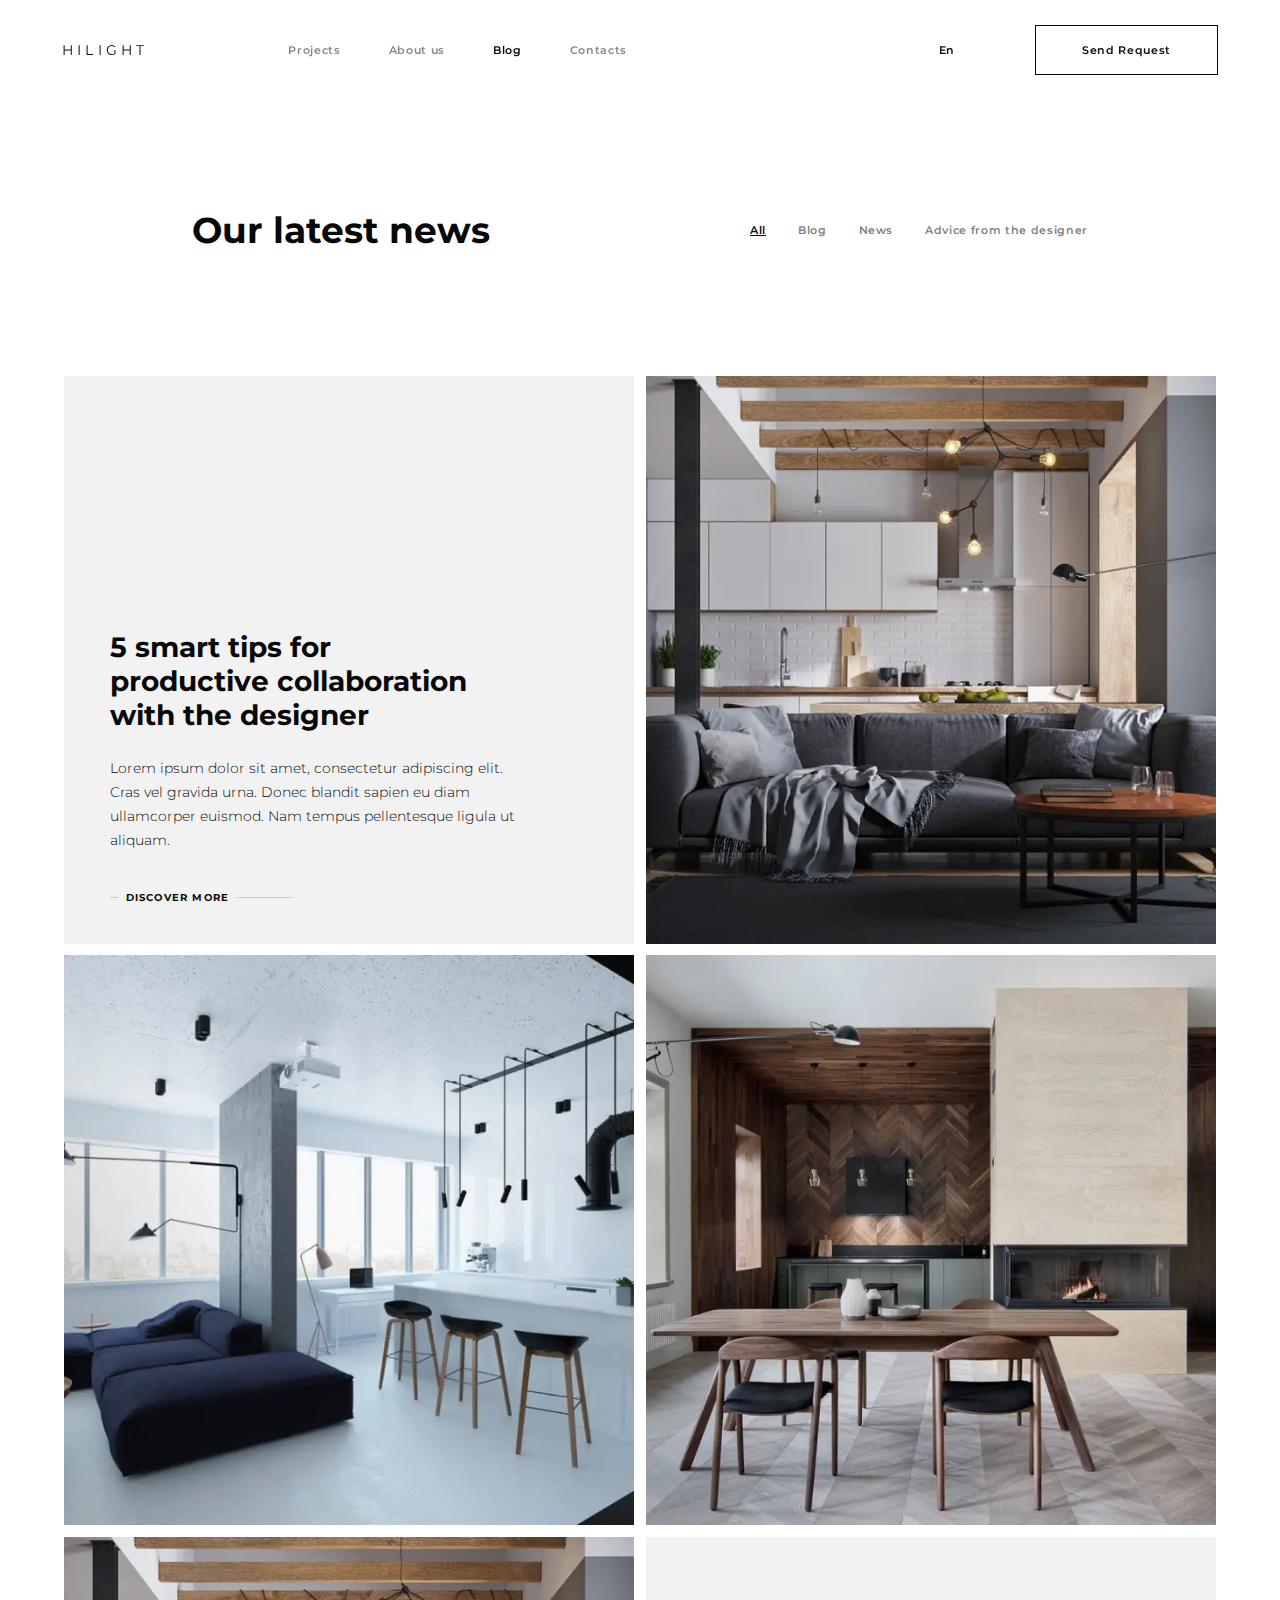
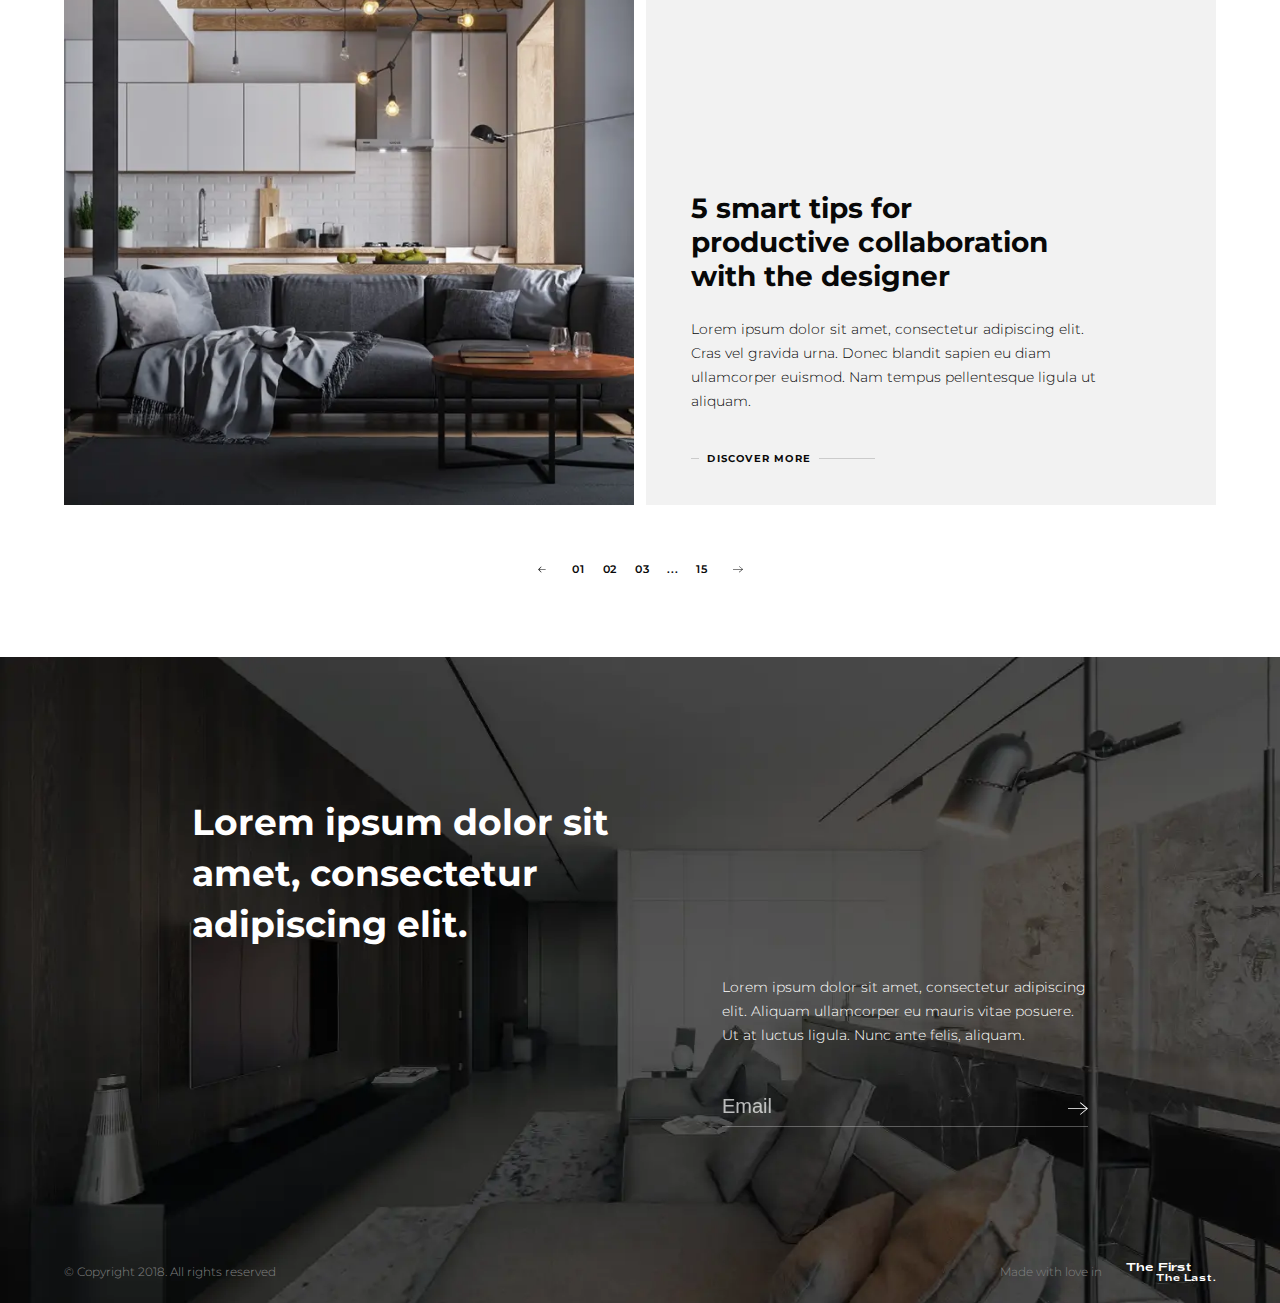
<file: blog.html>
<!DOCTYPE html>
<html lang="en">

<head>
    <meta charset="UTF-8">
    <meta http-equiv="X-UA-Compatible" content="IE=edge">
    <meta name="viewport" content="width=device-width, initial-scale=1.0">
    <link rel="stylesheet" href="css/style.min.css?_v=20221016194937">
    <title>Blog</title>
    <link rel="preconnect" href="https://fonts.googleapis.com">
    <link rel="preconnect" href="https://fonts.gstatic.com" crossorigin>
    <link
        href="https://fonts.googleapis.com/css2?family=Montserrat:wght@100;200;300;400;500;600;700;800;900&display=swap&_v=20221016194937"
        rel="stylesheet">

</head>

<body>
    <div class="wrapper blog-wrapper">
        <header class="header lock-padding">
    <div class="header__container _container">

        <a class="header__logo" href="index.html">HILIGHT</a>
        <div class="menu__burger">
            <span></span>
            <p class="menu__burger-text">Menu</p>
        </div>
        <div class="header__menu">
            <ul class="header__items">
                <li class="header__item home"><a class="header__item-a header__item-a1 " href="index.html">Home</a></li>
                <li class="header__item"><a class="header__item-a header__item-a2" href="projects.html">Projects</a>
                </li>
                <li class="header__item"><a class="header__item-a header__item-a3" href="about.html">About us</a></li>
                <li class="header__item"><a class="header__item-a header__item-a4" href="blog.html">Blog</a></li>
                <li class="header__item"><a class="header__item-a header__item-a5" href="contact.html">Contacts</a></li>
            </ul>

            <a class="header__button-menu popup-link" href="#popup">Send Request </a>
            <div class="mainblock1__info">
                <a class="mainblock1__info-link1 mainblock1__info-link" href="">Fb</a>
                <a class="mainblock1__info-link2 mainblock1__info-link" href="">In</a>
                <a class="mainblock1__info-link3 mainblock1__info-link" href="">Be</a>
                <div class="custom-select">
                    <select>
                        <option value="0">Choose city</option>
                        <option value="1">Berlin</option>
                        <option value="2">Kiev</option>
                        <option value="3">New York</option>
                        <option value="4">Warsaw</option>
                    </select>
                </div>
                <div class="mainblock1__info-links">
                    <a class="mainblock1__info-link4 mainblock1__info-link" href="">+380983527547</a>
                    <a class="mainblock1__info-link5 mainblock1__info-link" href=""> info@gmail.com</a>
                </div>
            </div>
        </div>
        <a href="" class="header__lang">En</a>
        <a class="header__button popup-link" href="#popup">Send Request </a>
    </div>
</header>
        <main class="blog">
            <div class="blog__container _container">
                <div class="blog__block1">
                    <div class="blog__block1-container">
                        <div class="blog__block1-header">
                            <p>Our latest news</p>
                        </div>
                        <div class="blog__block1-items">
                            <a href="#" class="blog__block1-item active" data-id="all">All</a>
                            <a href="#" class="blog__block1-item" data-id="blog">Blog</a>
                            <a href="#" class="blog__block1-item" data-id="news">News</a>
                            <a href="#" class="blog__block1-item" data-id="advice">Advice from the designer</a>
                        </div>
                        <div class="custom-select custom">
                            <select>
                                <option value="0">Select opiton</option>
                                <option value="1">All</option>
                                <option value="2">Blog</option>
                                <option value="3">News</option>
                                <option value="4">Advice from the designer</option>

                            </select>
                        </div>
                    </div>
                </div>
                <div class="blog__block2">
                    <div class="blog__block2-container" id="blog-container">
                        <div class="blog__block2-sec0 s s-blog">
                            <div class="blog__block2-image">
                                <a href="oneproject.html"> <picture><source srcset="img/blog__block2-1.webp" type="image/webp"><img src="img/blog__block2-1.jpg" alt=""></picture> </a>
                            </div>
                        </div>
                        <div class="blog__block2-sec1 blog-section filter-blog s s-blog">
                            <div class="blog__block2-image">
                                <p class="blog__block2-text1">5 smart tips for productive collaboration with the
                                    designer</p>
                                <p class="blog__block2-text2">Lorem ipsum dolor sit amet, consectetur adipiscing elit.
                                    Cras vel gravida urna. Donec blandit sapien eu diam ullamcorper
                                    euismod. Nam tempus pellentesque ligula ut aliquam.</p>
                                <p class="blog__block2-link"> <span class="blog__block2-span"></span><a
                                        href="onenews.html">Discover
                                        more</a><span class="blog__block2-span2"></span>
                                </p>
                            </div>
                        </div>

                        <div class="blog__block2-sec2 blog-section filter-advice">
                            <div class="blog__block2-image">
                                <a href="oneproject.html"> <picture><source srcset="img/blog__block2-2.webp" type="image/webp"><img src="img/blog__block2-2.jpg" alt=""></picture> </a>
                                <div class="blog__block2-hover">
                                    <p>Interior design, <br> LCD Rybalsky</p>

                                </div>
                            </div>
                        </div>
                        <div class="blog__block2-sec3 blog-section filter-blog s s-news">
                            <div class="blog__block2-image">
                                <a href="oneproject.html"> <picture><source srcset="img/blog__block2-3.webp" type="image/webp"><img src="img/blog__block2-3.jpg" alt=""></picture> </a>
                                <div class="blog__block2-hover">
                                    <p>Non-standard <br> plinth options</p>
                                </div>
                            </div>
                        </div>
                        <div class="blog__block2-sec4 blog-section filter-news s s-news">
                            <div class="blog__block2-image">
                                <a href="oneproject.html"> <picture><source srcset="img/blog__block2-4.webp" type="image/webp"><img src="img/blog__block2-4.jpg" alt=""></picture> </a>
                                <div class="blog__block2-hover">
                                    <p>Interior design, <br> LCD Rybalsky</p>
                                </div>
                            </div>
                        </div>
                        <div class="blog__block2-sec5 blog-section filter-news ">
                            <div class="blog__block2-image">
                                <a href="oneproject.html"> <picture><source srcset="img/blog__block2-5.webp" type="image/webp"><img src="img/blog__block2-5.jpg" alt=""></picture> </a>
                                <div class="blog__block2-hover">
                                    <p>Non-standard <br> plinth options</p>
                                </div>
                            </div>
                        </div>
                        <div class="blog__block2-sec7 s s-advice">
                            <div class="blog__block2-image">
                                <a href="oneproject.html"> <picture><source srcset="img/blog__block2-6.webp" type="image/webp"><img src="img/blog__block2-6.jpg" alt=""></picture> </a>
                            </div>
                        </div>
                        <div class="blog__block2-sec6 blog-section filter-advice s s-advice">
                            <div class="blog__block2-image">
                                <p class="blog__block2-text1">5 smart tips for productive collaboration with the
                                    designer</p>
                                <p class="blog__block2-text2">Lorem ipsum dolor sit amet, consectetur adipiscing elit.
                                    Cras vel gravida urna.
                                    Donec blandit sapien eu diam ullamcorper
                                    euismod. Nam tempus pellentesque ligula ut aliquam.</p>
                                <p class="blog__block2-link"> <span class="blog__block2-span"></span><a
                                        href="onenews.html">Discover
                                        more</a> <span class="blog__block2-span2"></span>
                                </p>
                            </div>
                        </div>

                        <div class="blog__block2-pagination">
                            <div class="blog__block2-pagination-container">
                                <a href=""><img src="img/icons/icons.svg#blog__arrow-left"
                                        class="svg-blog__arrow-left-dims" alt="blog__arrow-left"></a>
                                <div class="blog__block2-pagination-links">
                                    <a href="" class="blog__block2-pagination-link">01</a>
                                    <a href="" class="blog__block2-pagination-link">02</a>
                                    <a href="" class="blog__block2-pagination-link">03</a>
                                    <a href="" class="blog__block2-pagination-link">...</a>
                                    <a href="" class="blog__block2-pagination-link">15</a>
                                </div>

                                <a href=""><img src="img/icons/icons.svg#blog__arrow-right"
                                        class="svg-blog__arrow-right-dims" alt="blog__arrow-right"></a>
                            </div>
                        </div>
                    </div>
                </div>
                <div class="blog__block3">
                    <picture><source srcset="img/blog__block3-cover.webp" type="image/webp"><img class="ibg" src="img/blog__block3-cover.jpg" alt=""></picture>
                    <div class="blog__block3-container">
                        <div class="blog__block3-header">
                            <p>Lorem ipsum dolor sit amet, consectetur adipiscing elit.</p>
                        </div>
                        <div class="blog__block3-text">
                            <p>Lorem ipsum dolor sit amet, consectetur adipiscing elit. Aliquam
                                ullamcorper eu mauris vitae posuere. Ut at luctus
                                ligula. Nunc ante felis, aliquam.</p>
                        </div>
                        <div class="blog__block3-input">
                            <input type="email" placeholder="Email">
                            <a href=""><img src="img/icons/icons.svg#blog__arrow-right"
                                    class="svg-blog__arrow-right-dims" alt="blog__arrow-right"></a>
                        </div>
                    </div>
                </div>
            </div>
        </main>

        <div class="popup" id="popup2">
    <div class="popup__body">
        <a href="" class="popup__close"><img src="img/icons/icons.svg#close" alt=""></a>
        <div class="popup__content">
            <div class="popup__container">
                <p class="popup-text">Thank you for your message!</p>
                <p class="popup-text2">Lorem ipsum dolor sit amet, consectetur adipiscing elit. Aliquam ullamcorper eu
                    mauris vitae posuere.
                    Ut at luctus
                    ligula. Nunc ante felis, aliquam eu enim sed, ornare pretium velit.</p>
                <a class="popup__button popup-link" href="#popup">Send again</a>

            </div>

        </div>
    </div>
</div>
        <footer class="footer">
    <div class="footer__container _container">
        <p class="footer__text1">© Copyright 2018. All rights reserved</p>
        <p class="footer__text2">Made with love in</p>
        <div class="footer__section">
            <p class="footer__text3">The First</p>
            <p class="footer__text4">The Last.</p>
        </div>
    </div>
</footer>
    </div>
    <div class="popup" id="popup">
    <div class="popup__body">
        <a href="" class="popup__close"><img src="img/icons/icons.svg#close" alt=""></a>
        <div class="popup__content">
            <div class="popup__sections">
                <div class="popup__section1">
                    <div class="popup__section1-container">
                        <div class="popup__header">
                            <p>Make request</p>
                        </div>
                        <div class="popup__input-container">
                            <div class="popup__input">
                                <input class="popup__font1" type="text" placeholder="Name">
                            </div>
                            <div class="popup__input">
                                <input class="popup__font1" type="text" placeholder="Last name">
                            </div>
                            <div class="popup__input">
                                <input class="popup__font1" type="tel" placeholder="Phone">
                            </div>
                            <div class="popup__input">
                                <input class="popup__font1" type="text" placeholder="Your city">
                            </div>
                            <div class="popup__input">
                                <input class="popup__font1" type="email" placeholder="Email">
                            </div>
                            <div class="custom-select">
                                <select>
                                    <option value="0">Property type</option>
                                    <option value="1">Type 1</option>
                                    <option value="2">Type 2</option>
                                    <option value="3">Type 3</option>
                                </select>
                            </div>
                            <div class="popup__input">
                                <input class="popup__font1" type="text" placeholder="Your comment">
                            </div>
                        </div>
                    </div>
                </div>
                <div class="popup__section2">
                    <div class="popup__section2-container">
                        <div class="popup__text">
                            <p class="popup__font1">Area (m2)</p>
                        </div>
                        <div class="popup__filter">
                            <div class="popup__filter-container">
                                <div class="popup__filter-section1">
                                    <label class="popup__filter-item">
                                        <input type="radio" name="area" value="to 50">
                                        <p class="popup__descr">to 50</p>
                                        <span class="checkmark checkmark1"></span>
                                    </label>
                                    <label class="popup__filter-item">
                                        <input type="radio" name="area" value="50-150" checked>
                                        <p class="popup__descr">50-150</p>
                                        <span class="checkmark checkmark2"></span>
                                    </label>
                                    <label class="popup__filter-item">
                                        <input type="radio" name="area" value="150-250">
                                        <p class="popup__descr">150-250</p>
                                        <span class="checkmark checkmark3"></span>
                                    </label>
                                    <label class="popup__filter-item">
                                        <input type="radio" name="area" value="250-400">
                                        <p class="popup__descr popup__descr7">250-400</p>
                                        <span class="checkmark checkmark4"></span>
                                    </label>
                                </div>
                                <div class="popup__filter-section2">
                                    <label class="popup__filter-item">
                                        <input type="radio" name="area" value="400-600">
                                        <p class="popup__descr">400-600</p>
                                        <span class="checkmark checkmark5"></span>
                                    </label>
                                    <label class="popup__filter-item">
                                        <input type="radio" name="area" value="600-800">
                                        <p class="popup__descr">600-800</p>
                                        <span class="checkmark checkmark6"></span>
                                    </label>
                                    <label class="popup__filter-item">
                                        <input type="radio" name="area" value="800-1000">
                                        <p class="popup__descr">800-1000</p>
                                        <span class="checkmark checkmark7"></span>
                                    </label>
                                    <label class="popup__filter-item">
                                        <input type="radio" name="area" value="1000+">
                                        <p class="popup__descr popup__descr7">1000+</p>
                                        <span class="checkmark checkmark8"></span>
                                    </label>
                                </div>
                            </div>
                        </div>
                        <div class="popup__attach">
                            <div class="attach">
                                <div class="attach__item">
                                    <label>
                                        <div class="attach__up"><img src="img/icons/icons.svg#attachfile"
                                                class="svg-attachfile-dims" alt="attachfile">
                                        </div>
                                        <input class="attach__input" type="file" name="files" />
                                    </label>
                                    <div class="attach__descr">
                                        <p class="popup__font1">Attach your file</p>
                                        <p class="popup__font2">File size not more than 10 MB</p>
                                    </div>

                                    <div class="attach__name popup__font1"></div>
                                    <div class="attach__edit popup__font1">Change</div>
                                    <div class="attach__delete popup__font1">Delete</div>
                                </div>
                            </div>
                            <div class="popup__button">
                                <a class="popup-link popup__font1" href="#popup2">Send Request</a>
                            </div>
                        </div>
                        <div class="popup__text2">
                            <p>It is a long established fact that a reader will be distracted by the
                                readable
                                content of
                                a page when looking at its
                                layout. The point of using Lorem Ipsum is that it has a more-or-less normal
                                distribution
                                of letters, as opposed to using
                                'Content here, content here', making it look like readable English.</p>
                        </div>
                    </div>
                </div>
            </div>
        </div>
    </div>
</div>
    <script src="https://code.jquery.com/jquery-3.4.1.js?_v=20221016194937"></script>
    <script src="js/app.min.js?_v=20221016194937"></script>
</body>

</html>
</file>
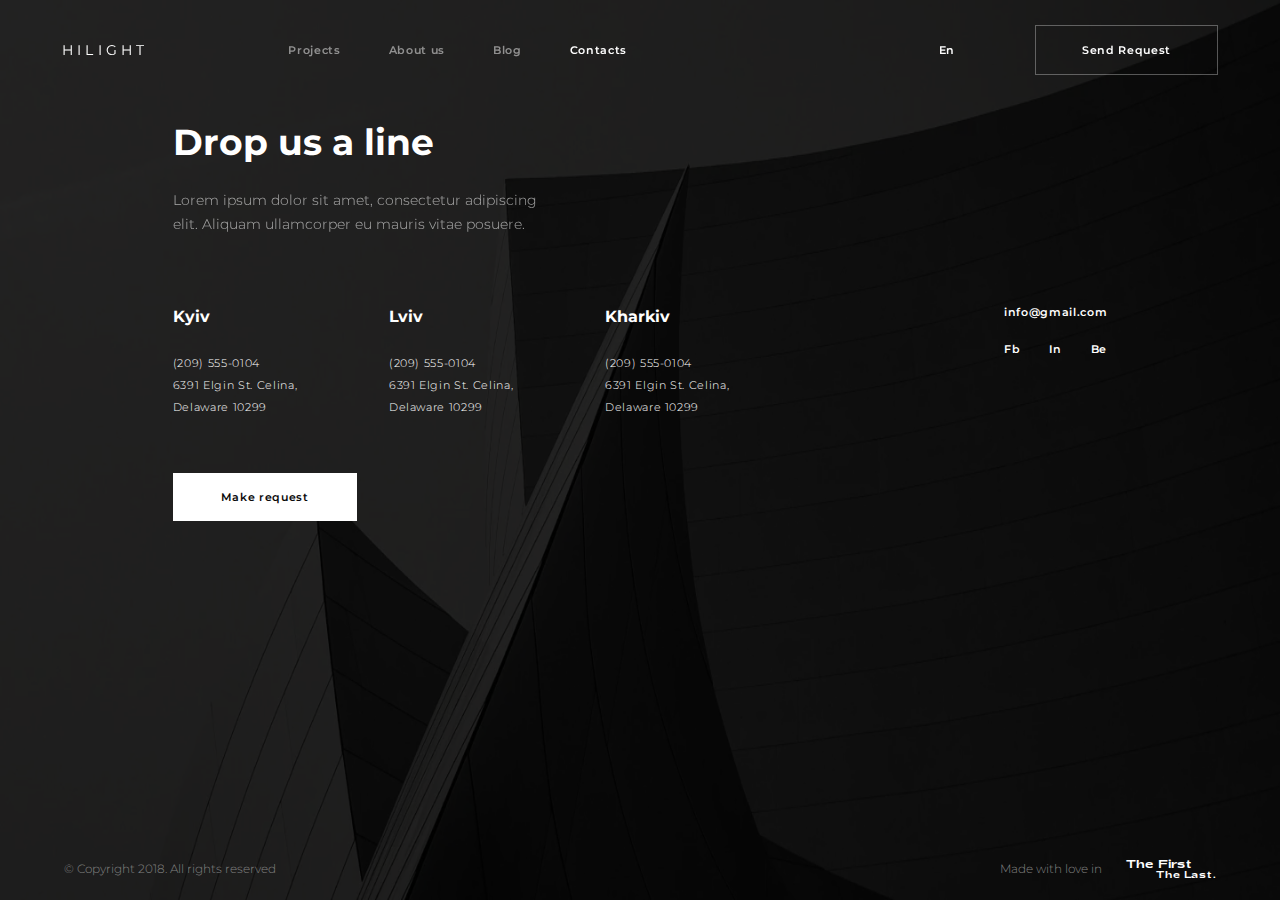
<file: contact.html>
<!DOCTYPE html>
<html lang="en">

<head>
    <meta charset="UTF-8">
    <meta http-equiv="X-UA-Compatible" content="IE=edge">
    <meta name="viewport" content="width=device-width, initial-scale=1.0">
    <link rel="stylesheet" href="css/style.min.css?_v=20221016194937">
    <title>Contact</title>
    <link rel="preconnect" href="https://fonts.googleapis.com">
    <link rel="preconnect" href="https://fonts.gstatic.com" crossorigin>
    <link
        href="https://fonts.googleapis.com/css2?family=Montserrat:wght@100;200;300;400;500;600;700;800;900&display=swap&_v=20221016194937"
        rel="stylesheet">

</head>

<body>
    <div class="wrapper contact-wrapper">
        <header class="header lock-padding">
    <div class="header__container _container">

        <a class="header__logo" href="index.html">HILIGHT</a>
        <div class="menu__burger">
            <span></span>
            <p class="menu__burger-text">Menu</p>
        </div>
        <div class="header__menu">
            <ul class="header__items">
                <li class="header__item home"><a class="header__item-a header__item-a1 " href="index.html">Home</a></li>
                <li class="header__item"><a class="header__item-a header__item-a2" href="projects.html">Projects</a>
                </li>
                <li class="header__item"><a class="header__item-a header__item-a3" href="about.html">About us</a></li>
                <li class="header__item"><a class="header__item-a header__item-a4" href="blog.html">Blog</a></li>
                <li class="header__item"><a class="header__item-a header__item-a5" href="contact.html">Contacts</a></li>
            </ul>

            <a class="header__button-menu popup-link" href="#popup">Send Request </a>
            <div class="mainblock1__info">
                <a class="mainblock1__info-link1 mainblock1__info-link" href="">Fb</a>
                <a class="mainblock1__info-link2 mainblock1__info-link" href="">In</a>
                <a class="mainblock1__info-link3 mainblock1__info-link" href="">Be</a>
                <div class="custom-select">
                    <select>
                        <option value="0">Choose city</option>
                        <option value="1">Berlin</option>
                        <option value="2">Kiev</option>
                        <option value="3">New York</option>
                        <option value="4">Warsaw</option>
                    </select>
                </div>
                <div class="mainblock1__info-links">
                    <a class="mainblock1__info-link4 mainblock1__info-link" href="">+380983527547</a>
                    <a class="mainblock1__info-link5 mainblock1__info-link" href=""> info@gmail.com</a>
                </div>
            </div>
        </div>
        <a href="" class="header__lang">En</a>
        <a class="header__button popup-link" href="#popup">Send Request </a>
    </div>
</header>

        <main class="contact">
            <div class="contact__container _container">
                <div class="contact__block">
    <picture><source srcset="img/contact.webp" type="image/webp"><img class="ibg" src="img/contact.jpg" alt=""></picture>
    <div class="contact__container">
        <div class="contact__header">
            <p class="contact__header-text1">Drop us a line</p>
            <p class="contact__header-text2">Lorem ipsum dolor sit amet, consectetur adipiscing elit. Aliquam
                ullamcorper eu mauris vitae posuere.</p>
        </div>
        <div class="contact__info">
            <div class="contact__sec1">
                <p class="contact__text1">Kyiv</p>
                <p class="contact__text2">(209) 555-0104 <br>
                    6391 Elgin St. Celina,<br>
                    Delaware 10299</p>
            </div>
            <div class="contact__sec2">
                <p class="contact__text1">Lviv</p>
                <p class="contact__text2">(209) 555-0104 <br>
                    6391 Elgin St. Celina,<br>
                    Delaware 10299</p>
            </div>
            <div class="contact__sec3">
                <p class="contact__text1">Kharkiv</p>
                <p class="contact__text2">(209) 555-0104 <br>
                    6391 Elgin St. Celina,<br>
                    Delaware 10299</p>
            </div>
            <div class="contact__sec4">
                <div class="contact__sec4-container">
                    <p class="contact__email contact__text3">info@gmail.com</p>
                    <div class="contact__socials ">
                        <a class="contact__text3" href="">Fb</a>
                        <a class="contact__text3" href="">In</a>
                        <a class="contact__text3" href="">Be</a>
                    </div>
                </div>

            </div>
            <div class="contact__sec5">
                <a href="#popup" class="contact__button popup-link">Make request</a>
            </div>
        </div>
    </div>
</div>
            </div>
        </main>
        <footer class="footer">
    <div class="footer__container _container">
        <p class="footer__text1">© Copyright 2018. All rights reserved</p>
        <p class="footer__text2">Made with love in</p>
        <div class="footer__section">
            <p class="footer__text3">The First</p>
            <p class="footer__text4">The Last.</p>
        </div>
    </div>
</footer>

    </div>
    <div class="popup" id="popup2">
    <div class="popup__body">
        <a href="" class="popup__close"><img src="img/icons/icons.svg#close" alt=""></a>
        <div class="popup__content">
            <div class="popup__container">
                <p class="popup-text">Thank you for your message!</p>
                <p class="popup-text2">Lorem ipsum dolor sit amet, consectetur adipiscing elit. Aliquam ullamcorper eu
                    mauris vitae posuere.
                    Ut at luctus
                    ligula. Nunc ante felis, aliquam eu enim sed, ornare pretium velit.</p>
                <a class="popup__button popup-link" href="#popup">Send again</a>

            </div>

        </div>
    </div>
</div>
    <div class="popup" id="popup">
    <div class="popup__body">
        <a href="" class="popup__close"><img src="img/icons/icons.svg#close" alt=""></a>
        <div class="popup__content">
            <div class="popup__sections">
                <div class="popup__section1">
                    <div class="popup__section1-container">
                        <div class="popup__header">
                            <p>Make request</p>
                        </div>
                        <div class="popup__input-container">
                            <div class="popup__input">
                                <input class="popup__font1" type="text" placeholder="Name">
                            </div>
                            <div class="popup__input">
                                <input class="popup__font1" type="text" placeholder="Last name">
                            </div>
                            <div class="popup__input">
                                <input class="popup__font1" type="tel" placeholder="Phone">
                            </div>
                            <div class="popup__input">
                                <input class="popup__font1" type="text" placeholder="Your city">
                            </div>
                            <div class="popup__input">
                                <input class="popup__font1" type="email" placeholder="Email">
                            </div>
                            <div class="custom-select">
                                <select>
                                    <option value="0">Property type</option>
                                    <option value="1">Type 1</option>
                                    <option value="2">Type 2</option>
                                    <option value="3">Type 3</option>
                                </select>
                            </div>
                            <div class="popup__input">
                                <input class="popup__font1" type="text" placeholder="Your comment">
                            </div>
                        </div>
                    </div>
                </div>
                <div class="popup__section2">
                    <div class="popup__section2-container">
                        <div class="popup__text">
                            <p class="popup__font1">Area (m2)</p>
                        </div>
                        <div class="popup__filter">
                            <div class="popup__filter-container">
                                <div class="popup__filter-section1">
                                    <label class="popup__filter-item">
                                        <input type="radio" name="area" value="to 50">
                                        <p class="popup__descr">to 50</p>
                                        <span class="checkmark checkmark1"></span>
                                    </label>
                                    <label class="popup__filter-item">
                                        <input type="radio" name="area" value="50-150" checked>
                                        <p class="popup__descr">50-150</p>
                                        <span class="checkmark checkmark2"></span>
                                    </label>
                                    <label class="popup__filter-item">
                                        <input type="radio" name="area" value="150-250">
                                        <p class="popup__descr">150-250</p>
                                        <span class="checkmark checkmark3"></span>
                                    </label>
                                    <label class="popup__filter-item">
                                        <input type="radio" name="area" value="250-400">
                                        <p class="popup__descr popup__descr7">250-400</p>
                                        <span class="checkmark checkmark4"></span>
                                    </label>
                                </div>
                                <div class="popup__filter-section2">
                                    <label class="popup__filter-item">
                                        <input type="radio" name="area" value="400-600">
                                        <p class="popup__descr">400-600</p>
                                        <span class="checkmark checkmark5"></span>
                                    </label>
                                    <label class="popup__filter-item">
                                        <input type="radio" name="area" value="600-800">
                                        <p class="popup__descr">600-800</p>
                                        <span class="checkmark checkmark6"></span>
                                    </label>
                                    <label class="popup__filter-item">
                                        <input type="radio" name="area" value="800-1000">
                                        <p class="popup__descr">800-1000</p>
                                        <span class="checkmark checkmark7"></span>
                                    </label>
                                    <label class="popup__filter-item">
                                        <input type="radio" name="area" value="1000+">
                                        <p class="popup__descr popup__descr7">1000+</p>
                                        <span class="checkmark checkmark8"></span>
                                    </label>
                                </div>
                            </div>
                        </div>
                        <div class="popup__attach">
                            <div class="attach">
                                <div class="attach__item">
                                    <label>
                                        <div class="attach__up"><img src="img/icons/icons.svg#attachfile"
                                                class="svg-attachfile-dims" alt="attachfile">
                                        </div>
                                        <input class="attach__input" type="file" name="files" />
                                    </label>
                                    <div class="attach__descr">
                                        <p class="popup__font1">Attach your file</p>
                                        <p class="popup__font2">File size not more than 10 MB</p>
                                    </div>

                                    <div class="attach__name popup__font1"></div>
                                    <div class="attach__edit popup__font1">Change</div>
                                    <div class="attach__delete popup__font1">Delete</div>
                                </div>
                            </div>
                            <div class="popup__button">
                                <a class="popup-link popup__font1" href="#popup2">Send Request</a>
                            </div>
                        </div>
                        <div class="popup__text2">
                            <p>It is a long established fact that a reader will be distracted by the
                                readable
                                content of
                                a page when looking at its
                                layout. The point of using Lorem Ipsum is that it has a more-or-less normal
                                distribution
                                of letters, as opposed to using
                                'Content here, content here', making it look like readable English.</p>
                        </div>
                    </div>
                </div>
            </div>
        </div>
    </div>
</div>
    <script src="https://code.jquery.com/jquery-3.4.1.js?_v=20221016194937"></script>
    <script src="js/app.min.js?_v=20221016194937"></script>
</body>

</html>
</file>
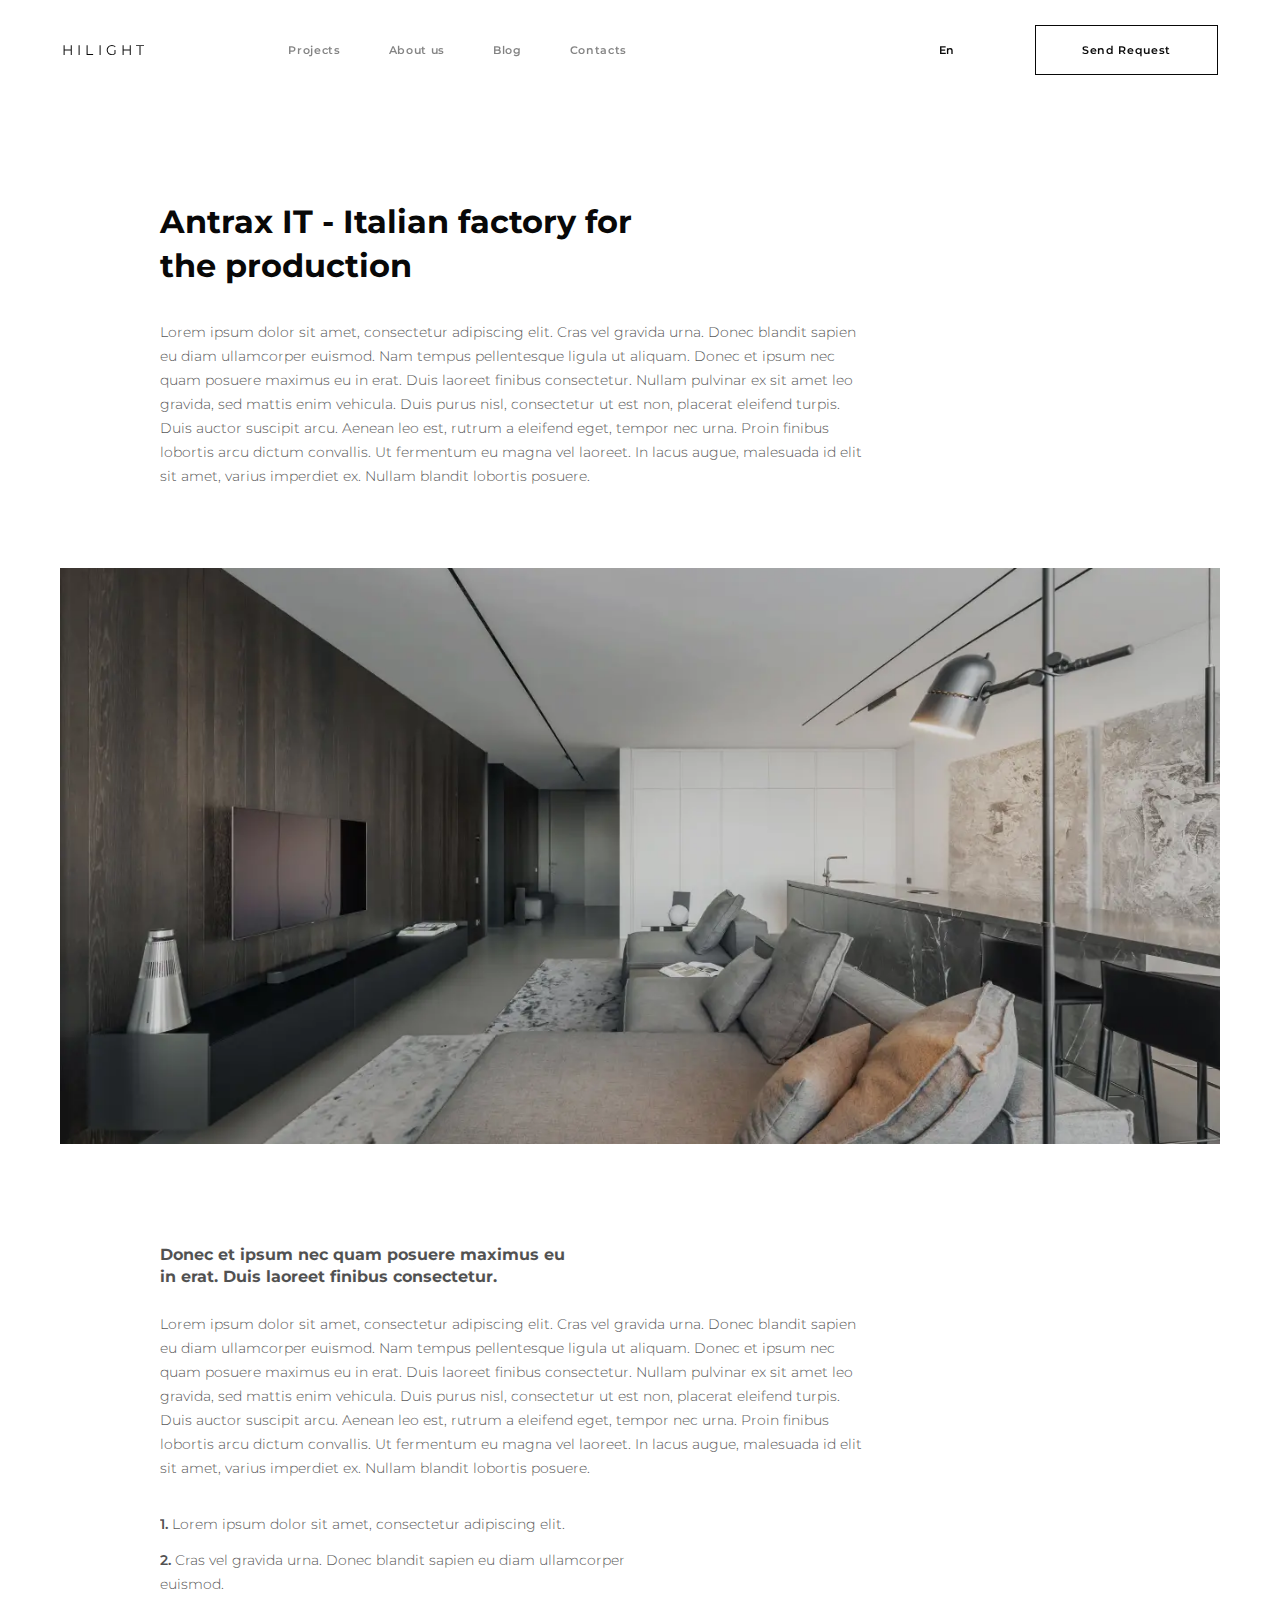
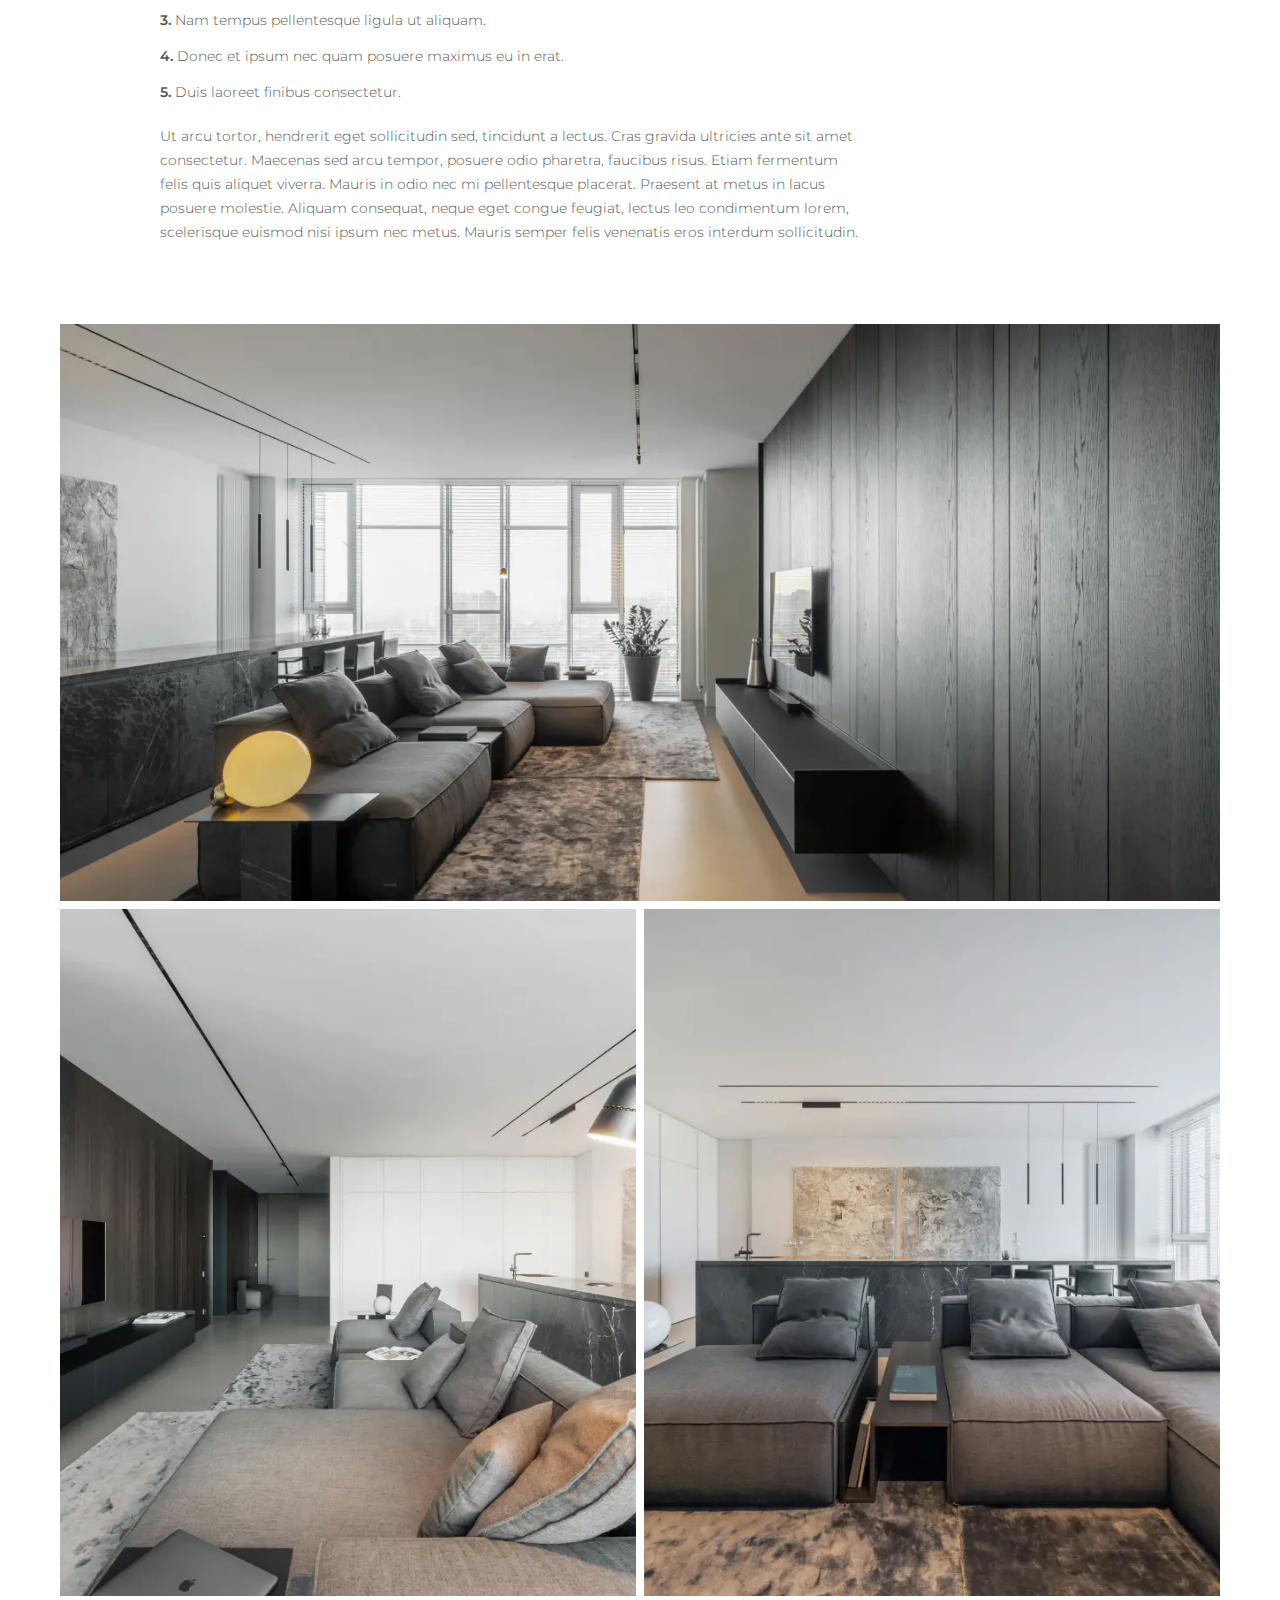
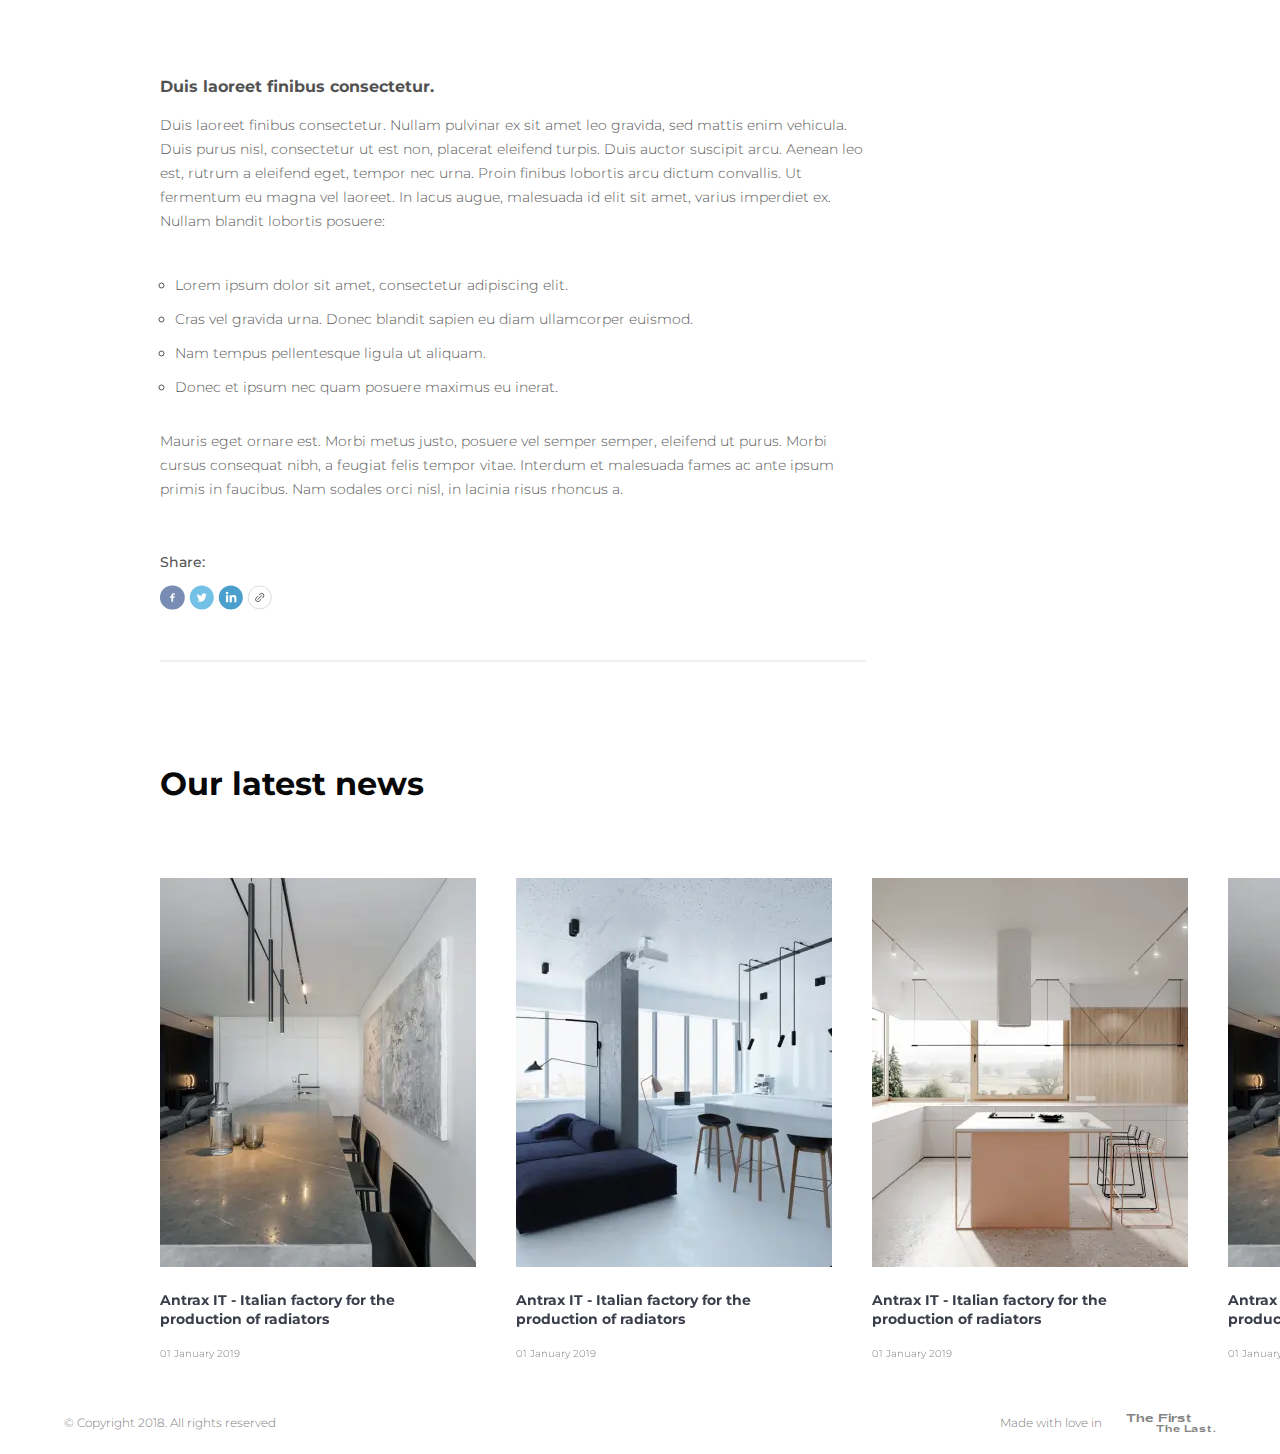
<file: onenews.html>
<!DOCTYPE html>
<html lang="en">
<head>
    <meta charset="UTF-8">
    <meta http-equiv="X-UA-Compatible" content="IE=edge">
    <meta name="viewport" content="width=device-width, initial-scale=1.0">
    <link rel="stylesheet" href="css/style.min.css?_v=20221016194937">
    <title>One News</title>
    <link rel="preconnect" href="https://fonts.googleapis.com">
    <link rel="preconnect" href="https://fonts.gstatic.com" crossorigin>
    <link
        href="https://fonts.googleapis.com/css2?family=Montserrat:wght@100;200;300;400;500;600;700;800;900&display=swap&_v=20221016194937"
        rel="stylesheet">

</head>

<body>
    <div class="wrapper onenews-wrapper">
        <header class="header lock-padding">
    <div class="header__container _container">

        <a class="header__logo" href="index.html">HILIGHT</a>
        <div class="menu__burger">
            <span></span>
            <p class="menu__burger-text">Menu</p>
        </div>
        <div class="header__menu">
            <ul class="header__items">
                <li class="header__item home"><a class="header__item-a header__item-a1 " href="index.html">Home</a></li>
                <li class="header__item"><a class="header__item-a header__item-a2" href="projects.html">Projects</a>
                </li>
                <li class="header__item"><a class="header__item-a header__item-a3" href="about.html">About us</a></li>
                <li class="header__item"><a class="header__item-a header__item-a4" href="blog.html">Blog</a></li>
                <li class="header__item"><a class="header__item-a header__item-a5" href="contact.html">Contacts</a></li>
            </ul>

            <a class="header__button-menu popup-link" href="#popup">Send Request </a>
            <div class="mainblock1__info">
                <a class="mainblock1__info-link1 mainblock1__info-link" href="">Fb</a>
                <a class="mainblock1__info-link2 mainblock1__info-link" href="">In</a>
                <a class="mainblock1__info-link3 mainblock1__info-link" href="">Be</a>
                <div class="custom-select">
                    <select>
                        <option value="0">Choose city</option>
                        <option value="1">Berlin</option>
                        <option value="2">Kiev</option>
                        <option value="3">New York</option>
                        <option value="4">Warsaw</option>
                    </select>
                </div>
                <div class="mainblock1__info-links">
                    <a class="mainblock1__info-link4 mainblock1__info-link" href="">+380983527547</a>
                    <a class="mainblock1__info-link5 mainblock1__info-link" href=""> info@gmail.com</a>
                </div>
            </div>
        </div>
        <a href="" class="header__lang">En</a>
        <a class="header__button popup-link" href="#popup">Send Request </a>
    </div>
</header>
        <main class="onenews">
            <div class="onenews__container _container">

                <div class="onenews__block1">
                    <div class="onenews__block1-sec1">
                        <p class="onenews__block1-header">Antrax IT - Italian factory for the production</p>
                        <p class="onenews__block1-text">Lorem ipsum dolor sit amet, consectetur adipiscing elit. Cras
                            vel gravida urna. Donec blandit sapien eu diam ullamcorper
                            euismod. Nam tempus pellentesque ligula ut aliquam. Donec et ipsum nec quam posuere maximus
                            eu in erat. Duis laoreet
                            finibus consectetur. Nullam pulvinar ex sit amet leo gravida, sed mattis enim vehicula. Duis
                            purus nisl, consectetur ut
                            est non, placerat eleifend turpis. Duis auctor suscipit arcu. Aenean leo est, rutrum a
                            eleifend eget, tempor nec urna.
                            Proin finibus lobortis arcu dictum convallis. Ut fermentum eu magna vel laoreet. In lacus
                            augue, malesuada id elit sit
                            amet,
                            varius imperdiet ex. Nullam blandit lobortis posuere.</p>
                    </div>
                    <div class="onenews__block1-sec2">
                        <p class="onenews__block1-text2">Share:</p>
                        <div class="onenews__block1-icons">
                            <a href="" class="onenews__block1-fb"><img src="img/icons/icons.svg#facebook"
                                    class="svg-facebook-dims" alt="facebook" /></a>
                            <a href="" class="onenews__block1-tw"><img src="img/icons/icons.svg#twitter"
                                    class="svg-twitter-dims" alt="twitter" /></a>
                            <a href="" class="onenews__block1-li"><img src="img/icons/icons.svg#linkedin"
                                    class="svg-linkedin-dims" alt="linkedin" /></a>
                            <a href="" class="onenews__block1-ic"><img src="img/icons/icons.svg#icon4"
                                    class="svg-icon4-dims" alt="icon4" /></a>
                        </div>
                    </div>
                </div>
                <div class="onenews__block2">
                    <div class="onenews__block2-cover">
                        <picture><source srcset="img/onenews__img1.webp" type="image/webp"><img src="img/onenews__img1.jpg" alt=""></picture>
                    </div>
                </div>
                <div class="onenews__block3">
                    <div class="onenews__block3-container">
                        <p class="onenews__block3-header">Donec et ipsum nec quam posuere maximus eu in erat. Duis
                            laoreet finibus consectetur.</p>
                        <p class="onenews__block3-text1">Lorem ipsum dolor sit amet, consectetur adipiscing elit. Cras
                            vel gravida urna. Donec blandit
                            sapien eu diam ullamcorper
                            euismod. Nam tempus pellentesque ligula ut aliquam. Donec et ipsum nec quam posuere maximus
                            eu in erat. Duis laoreet
                            finibus consectetur. Nullam pulvinar ex sit amet leo gravida, sed mattis enim vehicula. Duis
                            purus nisl, consectetur ut
                            est non, placerat eleifend turpis. Duis auctor suscipit arcu. Aenean leo est, rutrum a
                            eleifend eget, tempor nec urna.
                            Proin finibus lobortis arcu dictum convallis. Ut fermentum eu magna vel laoreet. In lacus
                            augue, malesuada id elit sit
                            amet, varius imperdiet ex. Nullam blandit lobortis posuere.
                        </p>
                        <p class="onenews__block3-text"><span>1.</span> Lorem ipsum dolor sit amet, consectetur
                            adipiscing elit.</p>
                        <p class="onenews__block3-text"><span>2.</span> Cras vel gravida urna. Donec blandit sapien eu
                            diam ullamcorper euismod.</p>
                        <p class="onenews__block3-text"><span>3.</span> Nam tempus pellentesque ligula ut aliquam.</p>
                        <p class="onenews__block3-text"><span>4.</span> Donec et ipsum nec quam posuere maximus eu in
                            erat.</p>
                        <p class="onenews__block3-text"><span>5.</span> Duis laoreet finibus consectetur.</p>
                        <p class="onenews__block3-text2">Ut arcu tortor, hendrerit eget sollicitudin sed, tincidunt a
                            lectus. Cras gravida ultricies
                            ante sit amet consectetur.
                            Maecenas sed arcu tempor, posuere odio pharetra, faucibus risus. Etiam fermentum felis quis
                            aliquet viverra. Mauris in
                            odio nec mi pellentesque placerat. Praesent at metus in lacus posuere molestie. Aliquam
                            consequat, neque eget congue
                            feugiat, lectus leo condimentum lorem, scelerisque euismod nisi ipsum nec metus. Mauris
                            semper felis venenatis eros
                            interdum sollicitudin.</p>
                    </div>
                </div>
                <div class="onenews__block4">
                    <div class="onenews__block4-container">
                        <picture><source srcset="img/onenews__img2.webp" type="image/webp"><img src="img/onenews__img2.jpg" alt="" class="onenews__block4-img1"></picture>
                        <div class="onenews__block4-section">
                            <picture><source srcset="img/onenews__img3.webp" type="image/webp"><img src="img/onenews__img3.jpg" alt="" class="onenews__block4-img2"></picture>
                            <picture><source srcset="img/onenews__img4.webp" type="image/webp"><img src="img/onenews__img4.jpg" alt="" class="onenews__block4-img3"></picture>
                        </div>
                    </div>
                </div>
                <div class="onenews__block5">
                    <div class="onenews__block5-container">
                        <p class="onenews__block5-header">Duis laoreet finibus consectetur.</p>
                        <p class="onenews__block5-text1">Duis laoreet finibus consectetur. Nullam pulvinar ex sit amet
                            leo gravida, sed mattis enim vehicula. Duis purus nisl,
                            consectetur ut est non, placerat eleifend turpis. Duis auctor suscipit arcu. Aenean leo est,
                            rutrum a eleifend eget,
                            tempor nec urna. Proin finibus lobortis arcu dictum convallis. Ut fermentum eu magna vel
                            laoreet. In lacus augue,
                            malesuada id elit sit amet, varius imperdiet ex. Nullam blandit lobortis posuere:
                        </p>
                        <ul>
                            <li>Lorem ipsum dolor sit amet, consectetur adipiscing elit.</li>
                            <li>Cras vel gravida urna. Donec blandit sapien eu
                                diam ullamcorper euismod.</li>
                            <li>Nam tempus pellentesque ligula ut aliquam.</li>
                            <li>Donec et ipsum nec quam posuere maximus eu inerat.</li>
                        </ul>
                        <p class="onenews__block5-text2">Mauris eget ornare est. Morbi metus justo, posuere vel semper
                            semper, eleifend ut purus. Morbi cursus consequat nibh, a
                            feugiat felis tempor vitae. Interdum et malesuada fames ac ante ipsum primis in faucibus.
                            Nam sodales orci nisl, in
                            lacinia risus rhoncus a.
                        </p>
                        <div class="onenews__block5-section">
                            <p class="onenews__block5-text3">Share:</p>
                            <div class="onenews__block5-icons">
                                <a href="" class="onenews__block1-fb"><img src="img/icons/icons.svg#facebook"
                                        class="svg-facebook-dims" alt="facebook" /></a>
                                <a href="" class="onenews__block1-tw"><img src="img/icons/icons.svg#twitter"
                                        class="svg-twitter-dims" alt="twitter" /></a>
                                <a href="" class="onenews__block1-li"><img src="img/icons/icons.svg#linkedin"
                                        class="svg-linkedin-dims" alt="linkedin" /></a>
                                <a href="" class="onenews__block1-ic"><img src="img/icons/icons.svg#icon4"
                                        class="svg-icon4-dims" alt="icon4" /></a>
                            </div>
                        </div>
                        <span></span>
                    </div>
                </div>
                <div class="onenews__block6">
                    <p class="onenews__block6-header">
                        Our latest news
                    </p>
                    <div class="onenews__block6-slider">
                        <div class="image-slider swiper">
                            <div class="image-slider__wrapper swiper-wrapper">
                                <div class="image-slider__slide swiper-slide">
                                    <div class="image-slider-container">
                                        <picture><source srcset="img/onenews__slider1.webp" type="image/webp"><img src="img/onenews__slider1.jpg" alt="" /></picture>
                                        <p class="image-slider-header">Antrax IT - Italian factory for the production of
                                            radiators</p>
                                        <p class="image-slider-text">01 January 2019</p>
                                    </div>
                                </div>
                                <div class="image-slider__slide swiper-slide">
                                    <div class="image-slider-container">
                                        <picture><source srcset="img/onenews__slider2.webp" type="image/webp"><img src="img/onenews__slider2.jpg" alt="" /></picture>
                                        <p class="image-slider-header">Antrax IT - Italian factory for the production of
                                            radiators</p>
                                        <p class="image-slider-text">01 January 2019</p>
                                    </div>
                                </div>
                                <div class="image-slider__slide swiper-slide">
                                    <div class="image-slider-container">
                                        <picture><source srcset="img/onenews__slider3.webp" type="image/webp"><img src="img/onenews__slider3.jpg" alt="" /></picture>
                                        <p class="image-slider-header">Antrax IT - Italian factory for the production of
                                            radiators</p>
                                        <p class="image-slider-text">01 January 2019</p>
                                    </div>
                                </div>
                                <div class="image-slider__slide swiper-slide">
                                    <div class="image-slider-container">
                                        <picture><source srcset="img/onenews__slider1.webp" type="image/webp"><img src="img/onenews__slider1.jpg" alt="" /></picture>
                                        <p class="image-slider-header">Antrax IT - Italian factory for the production of
                                            radiators</p>
                                        <p class="image-slider-text">01 January 2019</p>
                                    </div>
                                </div>

                            </div>
                        </div>
                    </div>
                </div>
            </div>
        </main>
        <footer class="footer">
    <div class="footer__container _container">
        <p class="footer__text1">© Copyright 2018. All rights reserved</p>
        <p class="footer__text2">Made with love in</p>
        <div class="footer__section">
            <p class="footer__text3">The First</p>
            <p class="footer__text4">The Last.</p>
        </div>
    </div>
</footer>
    </div>
    <div class="popup" id="popup2">
    <div class="popup__body">
        <a href="" class="popup__close"><img src="img/icons/icons.svg#close" alt=""></a>
        <div class="popup__content">
            <div class="popup__container">
                <p class="popup-text">Thank you for your message!</p>
                <p class="popup-text2">Lorem ipsum dolor sit amet, consectetur adipiscing elit. Aliquam ullamcorper eu
                    mauris vitae posuere.
                    Ut at luctus
                    ligula. Nunc ante felis, aliquam eu enim sed, ornare pretium velit.</p>
                <a class="popup__button popup-link" href="#popup">Send again</a>

            </div>

        </div>
    </div>
</div>
    <div class="popup" id="popup">
    <div class="popup__body">
        <a href="" class="popup__close"><img src="img/icons/icons.svg#close" alt=""></a>
        <div class="popup__content">
            <div class="popup__sections">
                <div class="popup__section1">
                    <div class="popup__section1-container">
                        <div class="popup__header">
                            <p>Make request</p>
                        </div>
                        <div class="popup__input-container">
                            <div class="popup__input">
                                <input class="popup__font1" type="text" placeholder="Name">
                            </div>
                            <div class="popup__input">
                                <input class="popup__font1" type="text" placeholder="Last name">
                            </div>
                            <div class="popup__input">
                                <input class="popup__font1" type="tel" placeholder="Phone">
                            </div>
                            <div class="popup__input">
                                <input class="popup__font1" type="text" placeholder="Your city">
                            </div>
                            <div class="popup__input">
                                <input class="popup__font1" type="email" placeholder="Email">
                            </div>
                            <div class="custom-select">
                                <select>
                                    <option value="0">Property type</option>
                                    <option value="1">Type 1</option>
                                    <option value="2">Type 2</option>
                                    <option value="3">Type 3</option>
                                </select>
                            </div>
                            <div class="popup__input">
                                <input class="popup__font1" type="text" placeholder="Your comment">
                            </div>
                        </div>
                    </div>
                </div>
                <div class="popup__section2">
                    <div class="popup__section2-container">
                        <div class="popup__text">
                            <p class="popup__font1">Area (m2)</p>
                        </div>
                        <div class="popup__filter">
                            <div class="popup__filter-container">
                                <div class="popup__filter-section1">
                                    <label class="popup__filter-item">
                                        <input type="radio" name="area" value="to 50">
                                        <p class="popup__descr">to 50</p>
                                        <span class="checkmark checkmark1"></span>
                                    </label>
                                    <label class="popup__filter-item">
                                        <input type="radio" name="area" value="50-150" checked>
                                        <p class="popup__descr">50-150</p>
                                        <span class="checkmark checkmark2"></span>
                                    </label>
                                    <label class="popup__filter-item">
                                        <input type="radio" name="area" value="150-250">
                                        <p class="popup__descr">150-250</p>
                                        <span class="checkmark checkmark3"></span>
                                    </label>
                                    <label class="popup__filter-item">
                                        <input type="radio" name="area" value="250-400">
                                        <p class="popup__descr popup__descr7">250-400</p>
                                        <span class="checkmark checkmark4"></span>
                                    </label>
                                </div>
                                <div class="popup__filter-section2">
                                    <label class="popup__filter-item">
                                        <input type="radio" name="area" value="400-600">
                                        <p class="popup__descr">400-600</p>
                                        <span class="checkmark checkmark5"></span>
                                    </label>
                                    <label class="popup__filter-item">
                                        <input type="radio" name="area" value="600-800">
                                        <p class="popup__descr">600-800</p>
                                        <span class="checkmark checkmark6"></span>
                                    </label>
                                    <label class="popup__filter-item">
                                        <input type="radio" name="area" value="800-1000">
                                        <p class="popup__descr">800-1000</p>
                                        <span class="checkmark checkmark7"></span>
                                    </label>
                                    <label class="popup__filter-item">
                                        <input type="radio" name="area" value="1000+">
                                        <p class="popup__descr popup__descr7">1000+</p>
                                        <span class="checkmark checkmark8"></span>
                                    </label>
                                </div>
                            </div>
                        </div>
                        <div class="popup__attach">
                            <div class="attach">
                                <div class="attach__item">
                                    <label>
                                        <div class="attach__up"><img src="img/icons/icons.svg#attachfile"
                                                class="svg-attachfile-dims" alt="attachfile">
                                        </div>
                                        <input class="attach__input" type="file" name="files" />
                                    </label>
                                    <div class="attach__descr">
                                        <p class="popup__font1">Attach your file</p>
                                        <p class="popup__font2">File size not more than 10 MB</p>
                                    </div>

                                    <div class="attach__name popup__font1"></div>
                                    <div class="attach__edit popup__font1">Change</div>
                                    <div class="attach__delete popup__font1">Delete</div>
                                </div>
                            </div>
                            <div class="popup__button">
                                <a class="popup-link popup__font1" href="#popup2">Send Request</a>
                            </div>
                        </div>
                        <div class="popup__text2">
                            <p>It is a long established fact that a reader will be distracted by the
                                readable
                                content of
                                a page when looking at its
                                layout. The point of using Lorem Ipsum is that it has a more-or-less normal
                                distribution
                                of letters, as opposed to using
                                'Content here, content here', making it look like readable English.</p>
                        </div>
                    </div>
                </div>
            </div>
        </div>
    </div>
</div>
    <script src="https://code.jquery.com/jquery-3.4.1.js?_v=20221016194937"></script>
    <script src="js/app.min.js?_v=20221016194937"></script>
</body>

</html>
</file>
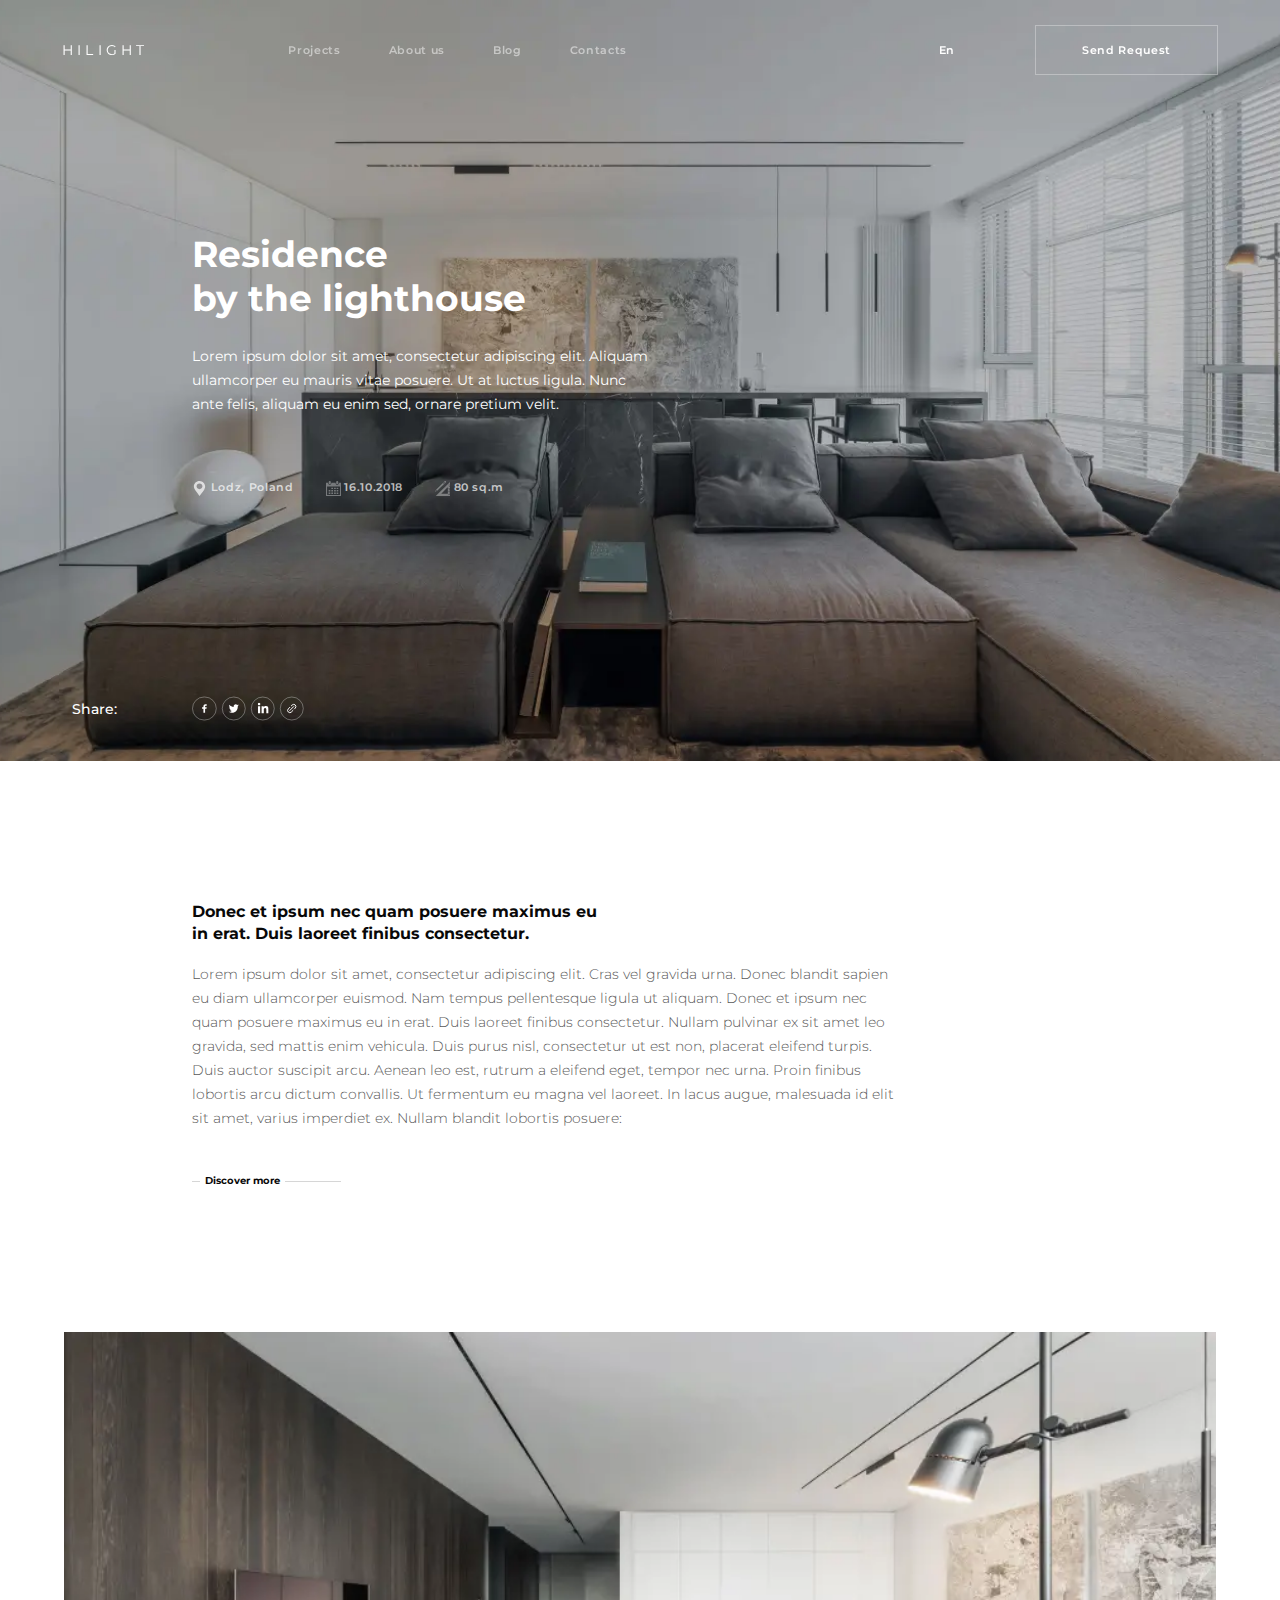
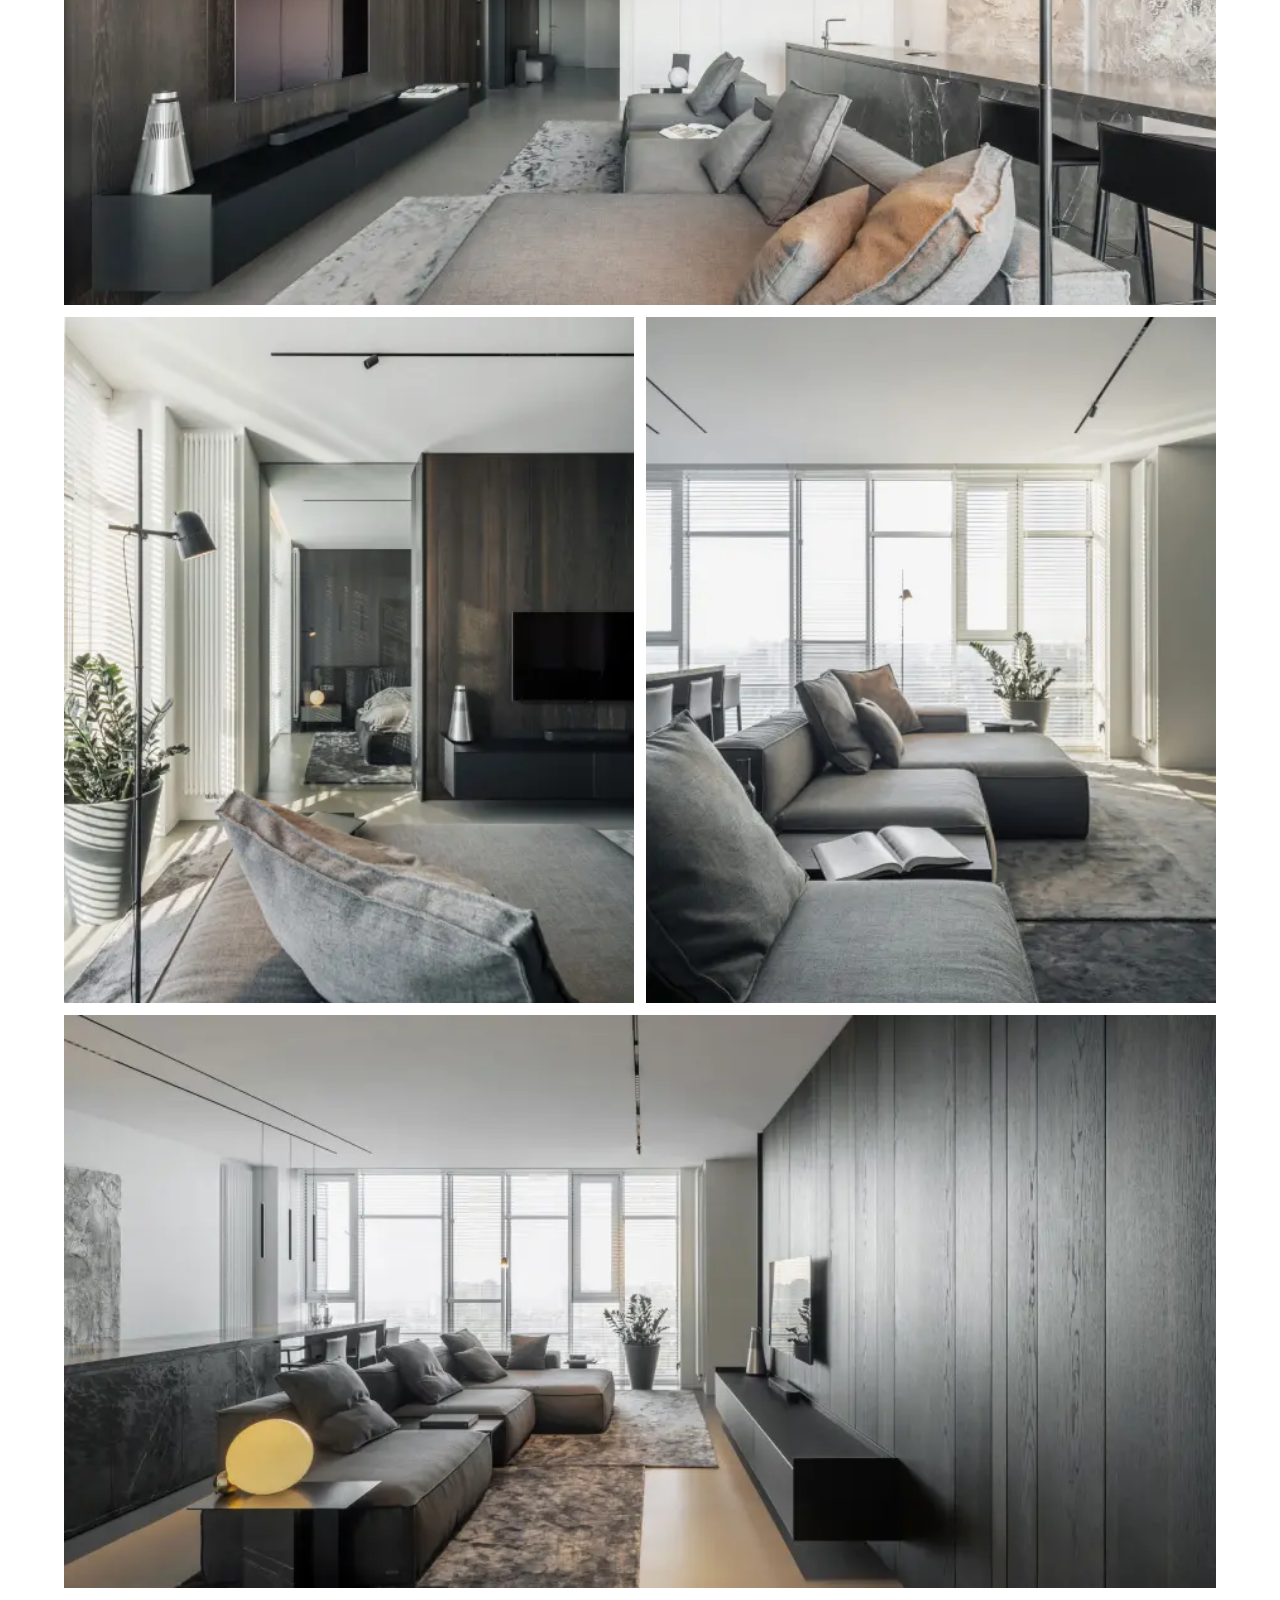
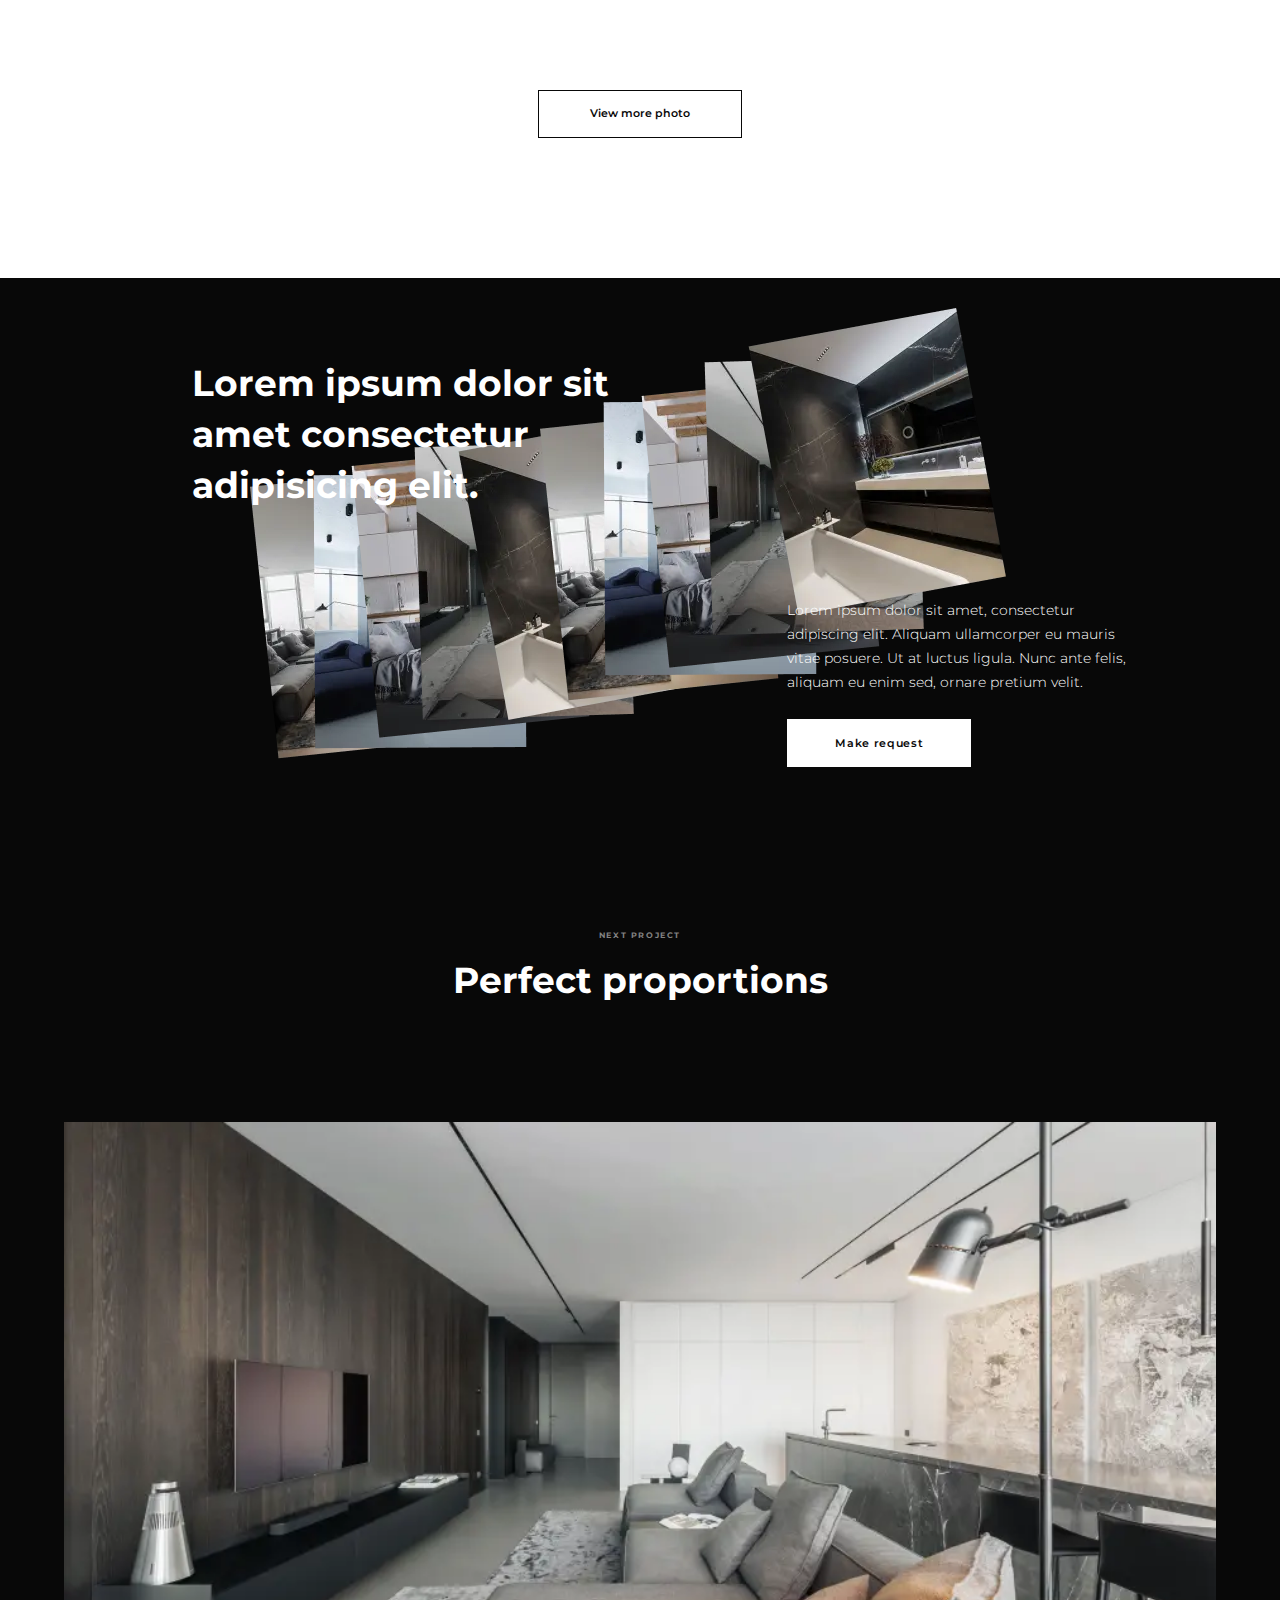
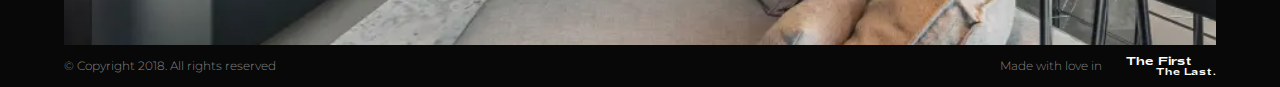
<file: oneproject.html>
<!DOCTYPE html>
<html lang="en">

<head>
    <meta charset="UTF-8">
    <meta http-equiv="X-UA-Compatible" content="IE=edge">
    <meta name="viewport" content="width=device-width, initial-scale=1.0">
    <link rel="stylesheet" href="css/style.min.css?_v=20221016194937">
    <title>One project</title>
    <link rel="preconnect" href="https://fonts.googleapis.com">
    <link rel="preconnect" href="https://fonts.gstatic.com" crossorigin>
    <link
        href="https://fonts.googleapis.com/css2?family=Montserrat:wght@100;200;300;400;500;600;700;800;900&display=swap&_v=20221016194937"
        rel="stylesheet">

</head>

<body>
    <div class="wrapper oneproject-wrapper">
        <header class="header lock-padding">
    <div class="header__container _container">

        <a class="header__logo" href="index.html">HILIGHT</a>
        <div class="menu__burger">
            <span></span>
            <p class="menu__burger-text">Menu</p>
        </div>
        <div class="header__menu">
            <ul class="header__items">
                <li class="header__item home"><a class="header__item-a header__item-a1 " href="index.html">Home</a></li>
                <li class="header__item"><a class="header__item-a header__item-a2" href="projects.html">Projects</a>
                </li>
                <li class="header__item"><a class="header__item-a header__item-a3" href="about.html">About us</a></li>
                <li class="header__item"><a class="header__item-a header__item-a4" href="blog.html">Blog</a></li>
                <li class="header__item"><a class="header__item-a header__item-a5" href="contact.html">Contacts</a></li>
            </ul>

            <a class="header__button-menu popup-link" href="#popup">Send Request </a>
            <div class="mainblock1__info">
                <a class="mainblock1__info-link1 mainblock1__info-link" href="">Fb</a>
                <a class="mainblock1__info-link2 mainblock1__info-link" href="">In</a>
                <a class="mainblock1__info-link3 mainblock1__info-link" href="">Be</a>
                <div class="custom-select">
                    <select>
                        <option value="0">Choose city</option>
                        <option value="1">Berlin</option>
                        <option value="2">Kiev</option>
                        <option value="3">New York</option>
                        <option value="4">Warsaw</option>
                    </select>
                </div>
                <div class="mainblock1__info-links">
                    <a class="mainblock1__info-link4 mainblock1__info-link" href="">+380983527547</a>
                    <a class="mainblock1__info-link5 mainblock1__info-link" href=""> info@gmail.com</a>
                </div>
            </div>
        </div>
        <a href="" class="header__lang">En</a>
        <a class="header__button popup-link" href="#popup">Send Request </a>
    </div>
</header>
        <main class="oneproject">
            <div class="oneproject__container _container">
                <div class="oneproject__block1">
                    <div class="oneproject__block1-container">
                        <div class="oneproject__block1-sec1">
                            <p class="oneproject__block1-text1">Residence <br> by the lighthouse</p>
                            <p class="oneproject__block1-text2">Lorem ipsum dolor sit amet, consectetur adipiscing elit.
                                Aliquam ullamcorper eu mauris
                                vitae posuere. Ut at luctus
                                ligula. Nunc ante felis, aliquam eu enim sed, ornare pretium velit.
                            </p>
                            <div class="oneproject__block1-svg1">
                                <p class="oneproject__block1-text3"><img src="img/icons/icons.svg#oneproj-1"
                                        class="svg-oneproj" alt=" ">
                                    Lodz, Poland </p>
                                <p class="oneproject__block1-text3"><img src="img/icons/icons.svg#oneproj-2"
                                        class="svg-oneproj" alt="">
                                    16.10.2018</p>
                                <p class="oneproject__block1-text3"><img src="img/icons/icons.svg#oneproj-3"
                                        class="svg-oneproj" alt=""> 80 sq.m
                                </p>
                            </div>

                        </div>
                        <div class="oneproject__block1-sec2">
                            <div class="oneproject__block1-sec2-container">
                                <p class="oneproject__block1-text4">Share:</p>
                                <div class="oneproject__block1-svg2">
                                    <a href=""><img class="svg-oneproj2" src="img/icons/icons.svg#oneproj-fb"
                                            alt=""></a>
                                    <a href=""><img class="svg-oneproj2" src="img/icons/icons.svg#oneproj-tw"
                                            alt=""></a>
                                    <a href=""><img class="svg-oneproj2" src="img/icons/icons.svg#oneproj-in"
                                            alt=""></a>
                                    <a href=""><img class="svg-oneproj2" src="img/icons/icons.svg#oneproj-sh"
                                            alt=""></a>

                                </div>
                            </div>

                        </div>
                    </div>
                </div>
                <div class="oneproject__block2">
                    <div class="oneproject__block2-container">
                        <div class="oneproject__block2-section">
                            <p class="oneproject__block2-header">
                                Donec et ipsum nec quam posuere maximus eu in erat. Duis laoreet finibus consectetur.
                            </p>
                            <p class="oneproject__block2-text">
                                Lorem ipsum dolor sit amet, consectetur adipiscing elit. Cras vel gravida urna. Donec
                                blandit sapien eu diam ullamcorper
                                euismod. Nam tempus pellentesque ligula ut aliquam. Donec et ipsum nec quam posuere
                                maximus eu in erat. Duis laoreet
                                finibus consectetur. Nullam pulvinar ex sit amet leo gravida, sed mattis enim vehicula.
                                Duis purus nisl, consectetur ut
                                est non, placerat eleifend turpis. Duis auctor suscipit arcu. Aenean leo est, rutrum a
                                eleifend eget, tempor nec urna.
                                Proin finibus lobortis arcu dictum convallis. Ut fermentum eu magna vel laoreet. In
                                lacus augue, malesuada id elit sit
                                amet, varius imperdiet ex. Nullam blandit lobortis posuere:
                            </p>
                            <a class="oneproject__block2-text2" href="about.html"> <span
                                    class="oneproject__block2-span"></span>Discover
                                more<span class="oneproject__block2-span2"></span> </a>
                        </div>
                    </div>
                </div>
                <div class="oneproject__block3">
                    <div class="oneproject__block3-container">
                        <div class="oneproject__block3-sec1">
                            <picture><source srcset="img/oneproject__block3-1.webp" type="image/webp"><img src="img/oneproject__block3-1.jpg" alt=""></picture>
                        </div>
                        <div class="oneproject__block3-sec2">
                            <picture><source srcset="img/oneproject__block3-2.webp" type="image/webp"><img src="img/oneproject__block3-2.jpg" alt=""></picture>
                        </div>
                        <div class="oneproject__block3-sec3">
                            <picture><source srcset="img/oneproject__block3-3.webp" type="image/webp"><img src="img/oneproject__block3-3.jpg" alt=""></picture>

                        </div>
                        <div class="oneproject__block3-sec4">
                            <picture><source srcset="img/oneproject__block3-4.webp" type="image/webp"><img src="img/oneproject__block3-4.jpg" alt=""></picture>
                        </div>
                        <div class="oneproject__block3-sec5">
                            <a class="oneproject__block3-button" href="projects.html">View more photo</a>
                        </div>
                    </div>
                </div>
                <div class="repeat1">
    <div class="repeat1__container">
        <div class="repeat1__header">
            <p>Lorem ipsum dolor sit amet consectetur adipisicing elit.</p>
        </div>
        <div class="repeat1__images">
            <a href=""><picture><source srcset="img/repeat1-1.webp" type="image/webp"><img src="img/repeat1-1.png" alt="" class="repeat1__img1"></picture> </a>
            <a href=""><picture><source srcset="img/repeat1-2.webp" type="image/webp"><img src="img/repeat1-2.png" alt="" class="repeat1__img2"></picture></a>
            <a href=""><picture><source srcset="img/repeat1-3.webp" type="image/webp"><img src="img/repeat1-3.png" alt="" class="repeat1__img3"></picture></a>
            <a href=""><picture><source srcset="img/repeat1-4.webp" type="image/webp"><img src="img/repeat1-4.png" alt="" class="repeat1__img4"></picture></a>
            <a href=""><picture><source srcset="img/repeat1-5.webp" type="image/webp"><img src="img/repeat1-5.png" alt="" class="repeat1__img5"></picture></a>
            <a href=""><picture><source srcset="img/repeat1-1.webp" type="image/webp"><img src="img/repeat1-1.png" alt="" class="repeat1__img6"></picture></a>
            <a href=""><picture><source srcset="img/repeat1-2.webp" type="image/webp"><img src="img/repeat1-2.png" alt="" class="repeat1__img7"></picture></a>
            <a href=""><picture><source srcset="img/repeat1-3.webp" type="image/webp"><img src="img/repeat1-3.png" alt="" class="repeat1__img8"></picture></a>
            <a href=""><picture><source srcset="img/repeat1-4.webp" type="image/webp"><img src="img/repeat1-4.png" alt="" class="repeat1__img9"></picture></a>
            <a href=""><picture><source srcset="img/repeat1-5.webp" type="image/webp"><img src="img/repeat1-5.png" alt="" class="repeat1__img10"></picture></a>
        </div>
        <div class="repeat1__section">
            <p class="repeat1__text">Lorem ipsum dolor sit amet, consectetur adipiscing elit. Aliquam ullamcorper eu
                mauris vitae posuere. Ut
                at luctus
                ligula. Nunc ante felis, aliquam eu enim sed, ornare pretium velit.</p>
            <a href="#popup" class="repeat1__link popup-link">Make request</a>
        </div>
    </div>
</div>
                <div class="oneproject__block4">
                    <div class="oneproject__block4-container">
                        <div class="oneproject__block4-header">
                            <p class="oneproject__block4-text1">Next project</p>
                            <p class="oneproject__block4-text2">Perfect proportions</p>
                        </div>
                        <div class="oneproject__block4-image">
                            <picture><source srcset="img/oneproject__block3-1.webp" type="image/webp"><img src="img/oneproject__block3-1.jpg" alt=""></picture>
                        </div>
                    </div>
                </div>
            </div>
        </main>


        <footer class="footer">
    <div class="footer__container _container">
        <p class="footer__text1">© Copyright 2018. All rights reserved</p>
        <p class="footer__text2">Made with love in</p>
        <div class="footer__section">
            <p class="footer__text3">The First</p>
            <p class="footer__text4">The Last.</p>
        </div>
    </div>
</footer>
    </div>
    <div class="popup" id="popup2">
    <div class="popup__body">
        <a href="" class="popup__close"><img src="img/icons/icons.svg#close" alt=""></a>
        <div class="popup__content">
            <div class="popup__container">
                <p class="popup-text">Thank you for your message!</p>
                <p class="popup-text2">Lorem ipsum dolor sit amet, consectetur adipiscing elit. Aliquam ullamcorper eu
                    mauris vitae posuere.
                    Ut at luctus
                    ligula. Nunc ante felis, aliquam eu enim sed, ornare pretium velit.</p>
                <a class="popup__button popup-link" href="#popup">Send again</a>

            </div>

        </div>
    </div>
</div>
    <div class="popup" id="popup">
    <div class="popup__body">
        <a href="" class="popup__close"><img src="img/icons/icons.svg#close" alt=""></a>
        <div class="popup__content">
            <div class="popup__sections">
                <div class="popup__section1">
                    <div class="popup__section1-container">
                        <div class="popup__header">
                            <p>Make request</p>
                        </div>
                        <div class="popup__input-container">
                            <div class="popup__input">
                                <input class="popup__font1" type="text" placeholder="Name">
                            </div>
                            <div class="popup__input">
                                <input class="popup__font1" type="text" placeholder="Last name">
                            </div>
                            <div class="popup__input">
                                <input class="popup__font1" type="tel" placeholder="Phone">
                            </div>
                            <div class="popup__input">
                                <input class="popup__font1" type="text" placeholder="Your city">
                            </div>
                            <div class="popup__input">
                                <input class="popup__font1" type="email" placeholder="Email">
                            </div>
                            <div class="custom-select">
                                <select>
                                    <option value="0">Property type</option>
                                    <option value="1">Type 1</option>
                                    <option value="2">Type 2</option>
                                    <option value="3">Type 3</option>
                                </select>
                            </div>
                            <div class="popup__input">
                                <input class="popup__font1" type="text" placeholder="Your comment">
                            </div>
                        </div>
                    </div>
                </div>
                <div class="popup__section2">
                    <div class="popup__section2-container">
                        <div class="popup__text">
                            <p class="popup__font1">Area (m2)</p>
                        </div>
                        <div class="popup__filter">
                            <div class="popup__filter-container">
                                <div class="popup__filter-section1">
                                    <label class="popup__filter-item">
                                        <input type="radio" name="area" value="to 50">
                                        <p class="popup__descr">to 50</p>
                                        <span class="checkmark checkmark1"></span>
                                    </label>
                                    <label class="popup__filter-item">
                                        <input type="radio" name="area" value="50-150" checked>
                                        <p class="popup__descr">50-150</p>
                                        <span class="checkmark checkmark2"></span>
                                    </label>
                                    <label class="popup__filter-item">
                                        <input type="radio" name="area" value="150-250">
                                        <p class="popup__descr">150-250</p>
                                        <span class="checkmark checkmark3"></span>
                                    </label>
                                    <label class="popup__filter-item">
                                        <input type="radio" name="area" value="250-400">
                                        <p class="popup__descr popup__descr7">250-400</p>
                                        <span class="checkmark checkmark4"></span>
                                    </label>
                                </div>
                                <div class="popup__filter-section2">
                                    <label class="popup__filter-item">
                                        <input type="radio" name="area" value="400-600">
                                        <p class="popup__descr">400-600</p>
                                        <span class="checkmark checkmark5"></span>
                                    </label>
                                    <label class="popup__filter-item">
                                        <input type="radio" name="area" value="600-800">
                                        <p class="popup__descr">600-800</p>
                                        <span class="checkmark checkmark6"></span>
                                    </label>
                                    <label class="popup__filter-item">
                                        <input type="radio" name="area" value="800-1000">
                                        <p class="popup__descr">800-1000</p>
                                        <span class="checkmark checkmark7"></span>
                                    </label>
                                    <label class="popup__filter-item">
                                        <input type="radio" name="area" value="1000+">
                                        <p class="popup__descr popup__descr7">1000+</p>
                                        <span class="checkmark checkmark8"></span>
                                    </label>
                                </div>
                            </div>
                        </div>
                        <div class="popup__attach">
                            <div class="attach">
                                <div class="attach__item">
                                    <label>
                                        <div class="attach__up"><img src="img/icons/icons.svg#attachfile"
                                                class="svg-attachfile-dims" alt="attachfile">
                                        </div>
                                        <input class="attach__input" type="file" name="files" />
                                    </label>
                                    <div class="attach__descr">
                                        <p class="popup__font1">Attach your file</p>
                                        <p class="popup__font2">File size not more than 10 MB</p>
                                    </div>

                                    <div class="attach__name popup__font1"></div>
                                    <div class="attach__edit popup__font1">Change</div>
                                    <div class="attach__delete popup__font1">Delete</div>
                                </div>
                            </div>
                            <div class="popup__button">
                                <a class="popup-link popup__font1" href="#popup2">Send Request</a>
                            </div>
                        </div>
                        <div class="popup__text2">
                            <p>It is a long established fact that a reader will be distracted by the
                                readable
                                content of
                                a page when looking at its
                                layout. The point of using Lorem Ipsum is that it has a more-or-less normal
                                distribution
                                of letters, as opposed to using
                                'Content here, content here', making it look like readable English.</p>
                        </div>
                    </div>
                </div>
            </div>
        </div>
    </div>
</div>
    <script src="https://code.jquery.com/jquery-3.4.1.js?_v=20221016194937"></script>
    <script src="js/app.min.js?_v=20221016194937"></script>
</body>

</html>
</file>
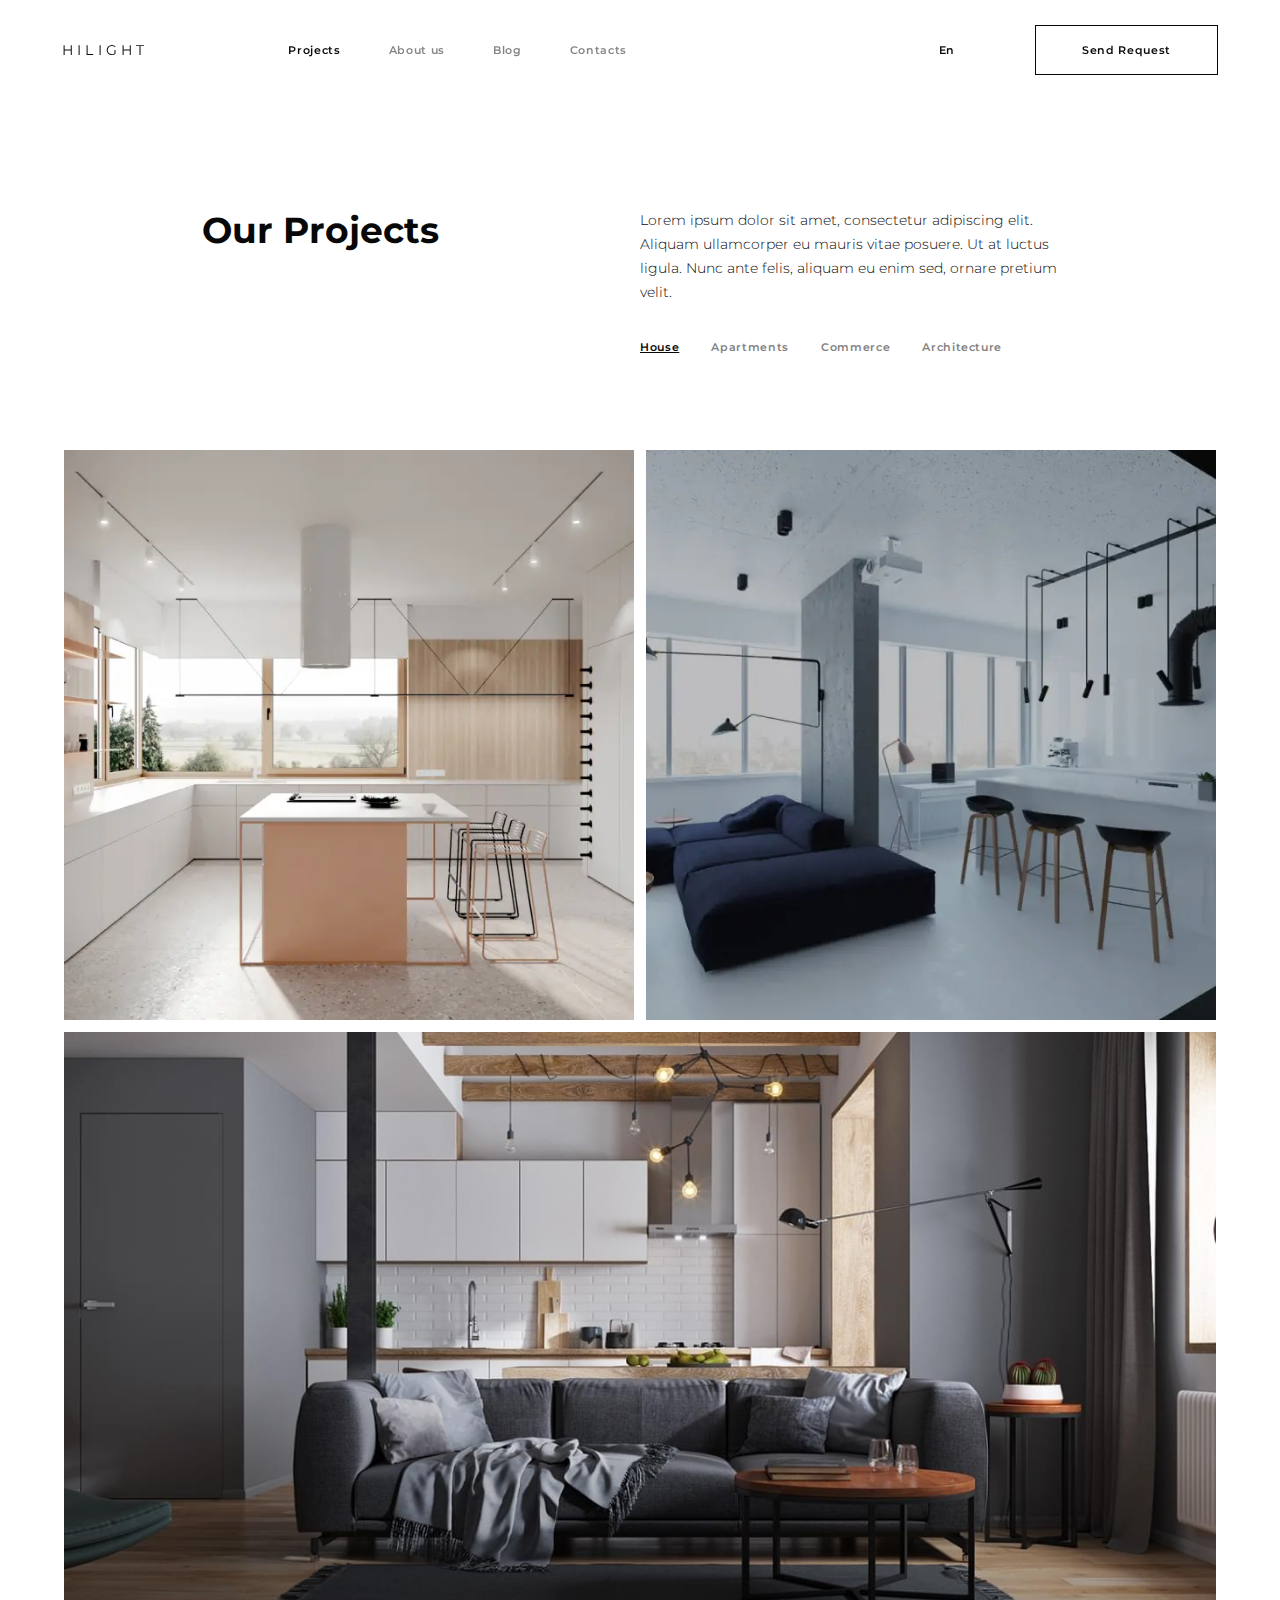
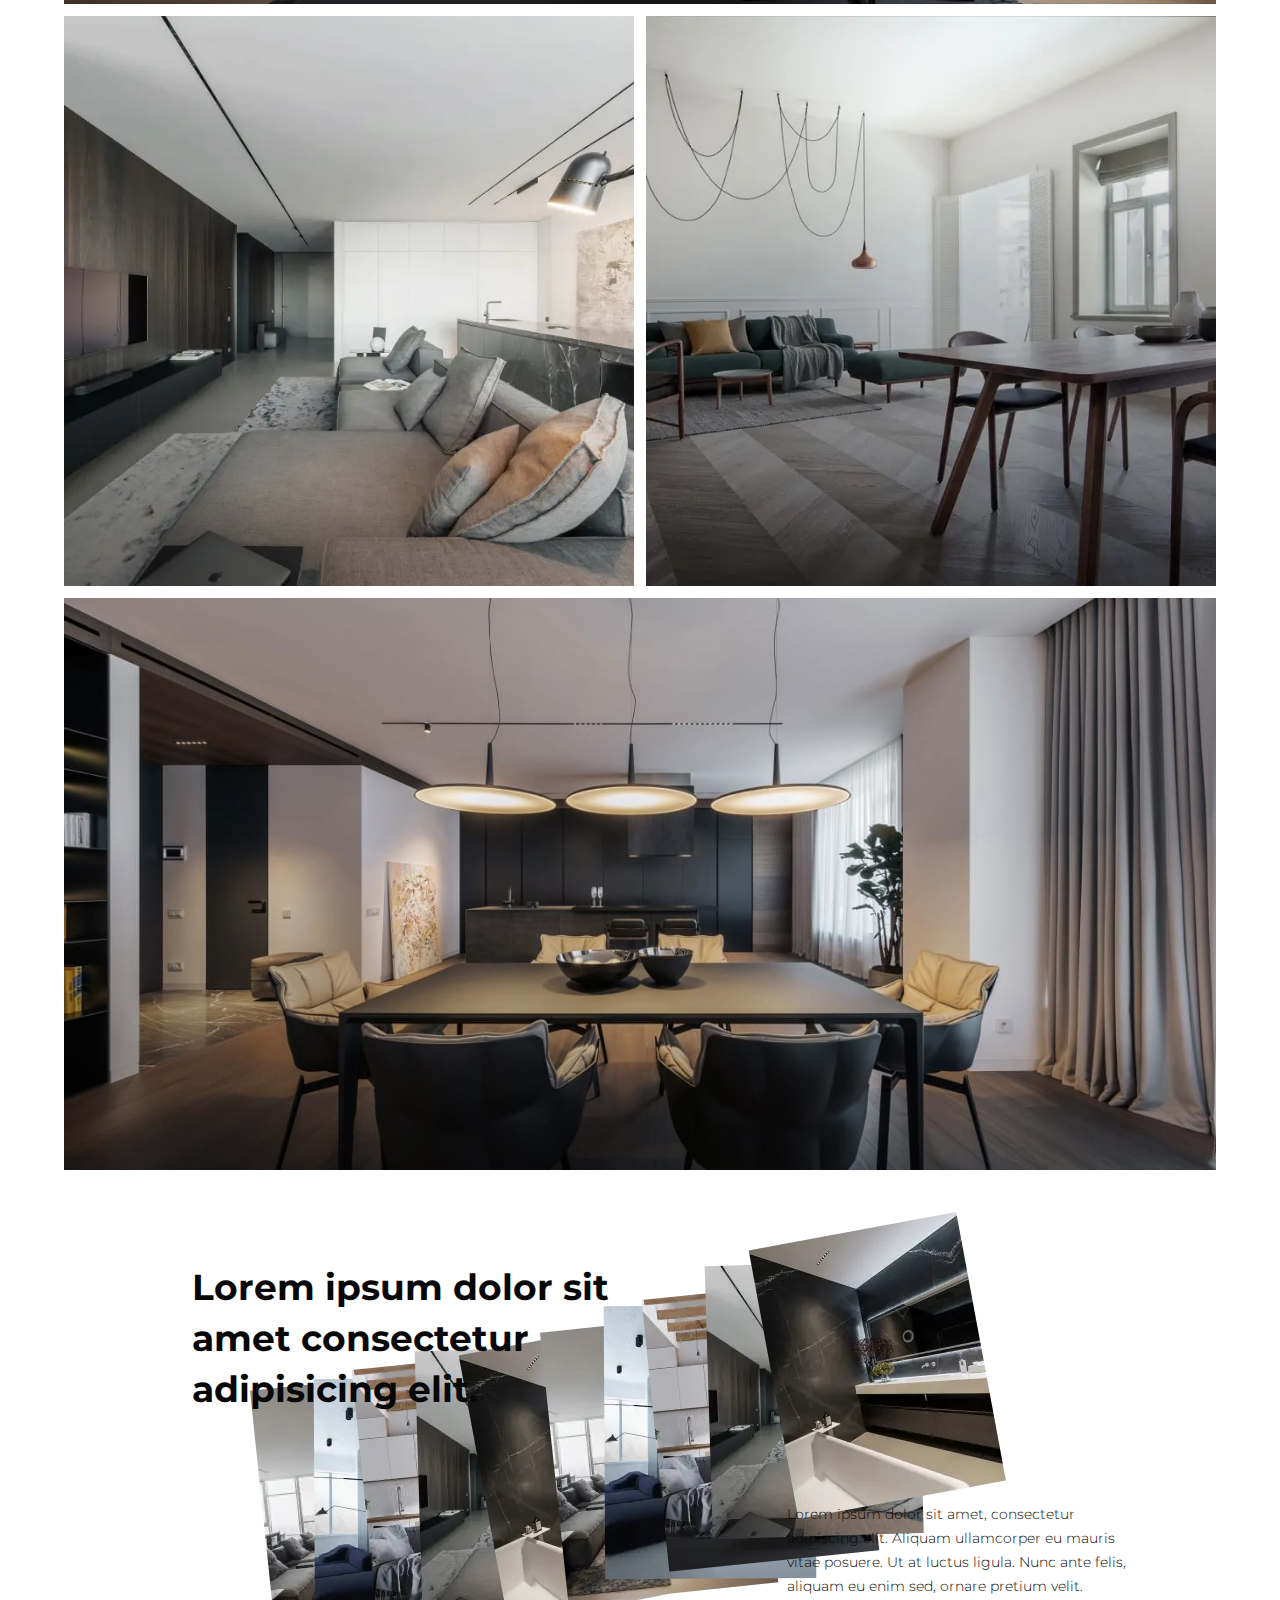
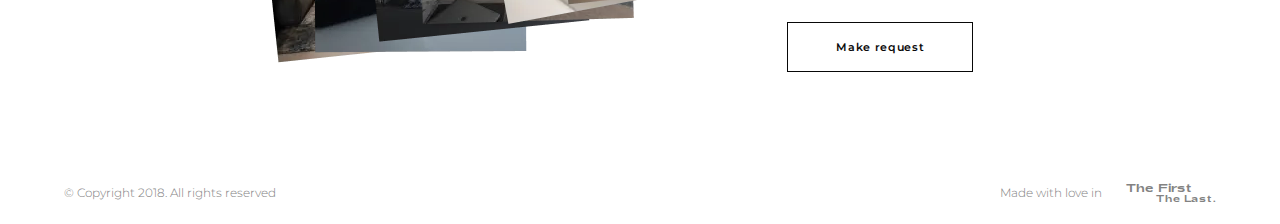
<file: projects.html>
<!DOCTYPE html>
<html lang="en">

<head>
    <meta charset="UTF-8">
    <meta http-equiv="X-UA-Compatible" content="IE=edge">
    <meta name="viewport" content="width=device-width, initial-scale=1.0">
    <link rel="stylesheet" href="css/style.min.css?_v=20221016194937">
    <title>Projects</title>
    <link rel="preconnect" href="https://fonts.googleapis.com">
    <link rel="preconnect" href="https://fonts.gstatic.com" crossorigin>
    <link
        href="https://fonts.googleapis.com/css2?family=Montserrat:wght@100;200;300;400;500;600;700;800;900&display=swap&_v=20221016194937"
        rel="stylesheet">

</head>

<body>
    <div class="wrapper projects-wrapper">
        <header class="header lock-padding">
    <div class="header__container _container">

        <a class="header__logo" href="index.html">HILIGHT</a>
        <div class="menu__burger">
            <span></span>
            <p class="menu__burger-text">Menu</p>
        </div>
        <div class="header__menu">
            <ul class="header__items">
                <li class="header__item home"><a class="header__item-a header__item-a1 " href="index.html">Home</a></li>
                <li class="header__item"><a class="header__item-a header__item-a2" href="projects.html">Projects</a>
                </li>
                <li class="header__item"><a class="header__item-a header__item-a3" href="about.html">About us</a></li>
                <li class="header__item"><a class="header__item-a header__item-a4" href="blog.html">Blog</a></li>
                <li class="header__item"><a class="header__item-a header__item-a5" href="contact.html">Contacts</a></li>
            </ul>

            <a class="header__button-menu popup-link" href="#popup">Send Request </a>
            <div class="mainblock1__info">
                <a class="mainblock1__info-link1 mainblock1__info-link" href="">Fb</a>
                <a class="mainblock1__info-link2 mainblock1__info-link" href="">In</a>
                <a class="mainblock1__info-link3 mainblock1__info-link" href="">Be</a>
                <div class="custom-select">
                    <select>
                        <option value="0">Choose city</option>
                        <option value="1">Berlin</option>
                        <option value="2">Kiev</option>
                        <option value="3">New York</option>
                        <option value="4">Warsaw</option>
                    </select>
                </div>
                <div class="mainblock1__info-links">
                    <a class="mainblock1__info-link4 mainblock1__info-link" href="">+380983527547</a>
                    <a class="mainblock1__info-link5 mainblock1__info-link" href=""> info@gmail.com</a>
                </div>
            </div>
        </div>
        <a href="" class="header__lang">En</a>
        <a class="header__button popup-link" href="#popup">Send Request </a>
    </div>
</header>
        <main class="projects">
            <div class="projects__container _container">
                <div class="projects__block1">
                    <div class="projects__block1-sec1">
                        <p class="projects__block1-header">Our Projects</p>
                    </div>
                    <div class="projects__block1-sec2">
                        <p class="projects__block1-text">Lorem ipsum dolor sit amet, consectetur adipiscing elit.
                            Aliquam ullamcorper eu mauris vitae
                            posuere. Ut at luctus
                            ligula. Nunc ante felis, aliquam eu enim sed, ornare pretium velit.</p>
                        <div class="projects__block1-links">
                            <a href="#" class="projects__block1-link active" data-id="house">House</a>
                            <a href="#" class="projects__block1-link" data-id="apartments">Apartments</a>
                            <a href="#" class="projects__block1-link" data-id="commerce">Commerce</a>
                            <a href="#" class="projects__block1-link" data-id="architecture">Architecture</a>
                        </div>
                        <div class="custom-select custom2" style="width:200px;">
                            <select>
                                <option value="0">Select opiton</option>
                                <option value="1">Apartments</option>
                                <option value="2">Commerce</option>
                                <option value="3">Architecture</option>
                                <option value="4">House</option>

                            </select>
                        </div>
                    </div>
                </div>
                <div class="projects__block2">
                    <div class="projects__block2-container">
                        <div class="projects__block2-sec1 projects-section comm comm1 ps">
                            <div class="projects__block2-image">
                                <a href="oneproject.html"> <picture><source srcset="img/mainblock3__sec1.webp" type="image/webp"><img src="img/mainblock3__sec1.jpg" alt=""></picture> </a>
                                <div class="projects__block2-hover1">
                                    <p>Warsaw &nbsp;&nbsp;&nbsp;&nbsp; 25.10.2020 &nbsp;&nbsp;&nbsp;&nbsp; 120
                                        sq.m
                                    </p>
                                </div>
                                <div class="projects__block2-hover2">
                                    <p>Eyewear store interior</p>
                                </div>
                                <div class="projects__block2-hover3">
                                    <a class="projects__block2-text"> <span
                                            class="projects__block2-span"></span>Discover more<span
                                            class="projects__block2-span2"></span> </a>
                                </div>
                            </div>
                        </div>
                        <div class="projects__block2-sec2 projects-section arch arch1 ps">
                            <div class="projects__block2-image">
                                <a href="oneproject.html"> <picture><source srcset="img/mainblock3__sec2.webp" type="image/webp"><img src="img/mainblock3__sec2.jpg" alt=""></picture> </a>
                                <div class="projects__block2-hover1">
                                    <p>Lodz &nbsp;&nbsp;&nbsp;&nbsp; 16.10.2018 &nbsp;&nbsp;&nbsp;&nbsp; 80 sq.m
                                    </p>
                                </div>
                                <div class="projects__block2-hover2">
                                    <p>Minimalist style home</p>
                                </div>
                                <div class="projects__block2-hover3">
                                    <a class="projects__block2-text"> <span
                                            class="projects__block2-span"></span>Discover more<span
                                            class="projects__block2-span2"></span> </a>
                                </div>
                            </div>
                        </div>
                        <div class="projects__block2-sec3 projects-section apart apart1 ps">
                            <div class="projects__block2-image">
                                <a class="p__b2-img31" href="oneproject.html"> <img src="img/mainblock3__sec3.jpg"
                                        alt=""> </a>
                                <a class="p__b2-img32" href="oneproject.html"> <img src="img/mainblock3__sec32.jpg"
                                        alt=""> </a>
                                <div class="projects__block2-hover1">
                                    <p>Berlin &nbsp;&nbsp;&nbsp;&nbsp; 25.10.2022 &nbsp;&nbsp;&nbsp;&nbsp; 200
                                        sq.m
                                    </p>
                                </div>
                                <div class="projects__block2-hover2">
                                    <p>Residence by the lighthouse</p>
                                </div>
                                <div class="projects__block2-hover3">
                                    <a class="projects__block2-text"> <span
                                            class="projects__block2-span"></span>Discover more<span
                                            class="projects__block2-span2"></span> </a>
                                </div>
                            </div>
                        </div>
                        <div class="projects__block2-sec4 projects-section comm comm1 ps">
                            <div class="projects__block2-image">
                                <a href="oneproject.html"> <picture><source srcset="img/mainblock3__sec4.webp" type="image/webp"><img src="img/mainblock3__sec4.jpg" alt=""></picture> </a>
                                <div class="projects__block2-hover1">
                                    <p>Madrid &nbsp;&nbsp;&nbsp;&nbsp; 28.09.2022 &nbsp;&nbsp;&nbsp;&nbsp; 100
                                        sq.m
                                    </p>
                                </div>
                                <div class="projects__block2-hover2">
                                    <p>Eurostars Madrid Foro</p>
                                </div>
                                <div class="projects__block2-hover3">
                                    <a class="projects__block2-text"> <span
                                            class="projects__block2-span"></span>Discover more<span
                                            class="projects__block2-span2"></span> </a>
                                </div>
                            </div>
                        </div>
                        <div class="projects__block2-sec5 projects-section arch arch1 ps">
                            <div class="projects__block2-image">
                                <a href="oneproject.html"> <picture><source srcset="img/mainblock3__sec6.webp" type="image/webp"><img src="img/mainblock3__sec6.jpg" alt=""></picture> </a>
                                <div class="projects__block2-hover1">
                                    <p>Madrid &nbsp;&nbsp;&nbsp;&nbsp; 28.09.2022 &nbsp;&nbsp;&nbsp;&nbsp; 100
                                        sq.m
                                    </p>
                                </div>
                                <div class="projects__block2-hover2">
                                    <p>Eyewear store interior</p>
                                </div>
                                <div class="projects__block2-hover3">
                                    <a class="projects__block2-text"> <span
                                            class="projects__block2-span"></span>Discover more<span
                                            class="projects__block2-span2"></span> </a>
                                </div>
                            </div>
                        </div>
                        <div class="projects__block2-sec6 projects-section apart apart1 ps">
                            <div class="projects__block2-image">
                                <a class="p__b2-img61" href="oneproject.html"> <img src="img/mainblock3__sec7.jpg"
                                        alt=""> </a>
                                <a class="p__b2-img62" href="oneproject.html"> <img src="img/mainblock3__sec72.jpg"
                                        alt=""> </a>
                                <div class="projects__block2-hover1">
                                    <p>Dublin &nbsp;&nbsp;&nbsp;&nbsp; 28.09.2022 &nbsp;&nbsp;&nbsp;&nbsp; 100
                                        sq.m
                                    </p>
                                </div>
                                <div class="projects__block2-hover2">
                                    <p>House on a Hillside</p>
                                </div>
                                <div class="projects__block2-hover3">
                                    <a class="projects__block2-text"> <span
                                            class="projects__block2-span"></span>Discover more<span
                                            class="projects__block2-span2"></span> </a>
                                </div>
                            </div>
                        </div>
                    </div>

                </div>
                <div class="repeat1">
    <div class="repeat1__container">
        <div class="repeat1__header">
            <p>Lorem ipsum dolor sit amet consectetur adipisicing elit.</p>
        </div>
        <div class="repeat1__images">
            <a href=""><picture><source srcset="img/repeat1-1.webp" type="image/webp"><img src="img/repeat1-1.png" alt="" class="repeat1__img1"></picture> </a>
            <a href=""><picture><source srcset="img/repeat1-2.webp" type="image/webp"><img src="img/repeat1-2.png" alt="" class="repeat1__img2"></picture></a>
            <a href=""><picture><source srcset="img/repeat1-3.webp" type="image/webp"><img src="img/repeat1-3.png" alt="" class="repeat1__img3"></picture></a>
            <a href=""><picture><source srcset="img/repeat1-4.webp" type="image/webp"><img src="img/repeat1-4.png" alt="" class="repeat1__img4"></picture></a>
            <a href=""><picture><source srcset="img/repeat1-5.webp" type="image/webp"><img src="img/repeat1-5.png" alt="" class="repeat1__img5"></picture></a>
            <a href=""><picture><source srcset="img/repeat1-1.webp" type="image/webp"><img src="img/repeat1-1.png" alt="" class="repeat1__img6"></picture></a>
            <a href=""><picture><source srcset="img/repeat1-2.webp" type="image/webp"><img src="img/repeat1-2.png" alt="" class="repeat1__img7"></picture></a>
            <a href=""><picture><source srcset="img/repeat1-3.webp" type="image/webp"><img src="img/repeat1-3.png" alt="" class="repeat1__img8"></picture></a>
            <a href=""><picture><source srcset="img/repeat1-4.webp" type="image/webp"><img src="img/repeat1-4.png" alt="" class="repeat1__img9"></picture></a>
            <a href=""><picture><source srcset="img/repeat1-5.webp" type="image/webp"><img src="img/repeat1-5.png" alt="" class="repeat1__img10"></picture></a>
        </div>
        <div class="repeat1__section">
            <p class="repeat1__text">Lorem ipsum dolor sit amet, consectetur adipiscing elit. Aliquam ullamcorper eu
                mauris vitae posuere. Ut
                at luctus
                ligula. Nunc ante felis, aliquam eu enim sed, ornare pretium velit.</p>
            <a href="#popup" class="repeat1__link popup-link">Make request</a>
        </div>
    </div>
</div>

            </div>
        </main>

        <footer class="footer">
    <div class="footer__container _container">
        <p class="footer__text1">© Copyright 2018. All rights reserved</p>
        <p class="footer__text2">Made with love in</p>
        <div class="footer__section">
            <p class="footer__text3">The First</p>
            <p class="footer__text4">The Last.</p>
        </div>
    </div>
</footer>
    </div>
    <div class="popup" id="popup2">
    <div class="popup__body">
        <a href="" class="popup__close"><img src="img/icons/icons.svg#close" alt=""></a>
        <div class="popup__content">
            <div class="popup__container">
                <p class="popup-text">Thank you for your message!</p>
                <p class="popup-text2">Lorem ipsum dolor sit amet, consectetur adipiscing elit. Aliquam ullamcorper eu
                    mauris vitae posuere.
                    Ut at luctus
                    ligula. Nunc ante felis, aliquam eu enim sed, ornare pretium velit.</p>
                <a class="popup__button popup-link" href="#popup">Send again</a>

            </div>

        </div>
    </div>
</div>
    <div class="popup" id="popup">
    <div class="popup__body">
        <a href="" class="popup__close"><img src="img/icons/icons.svg#close" alt=""></a>
        <div class="popup__content">
            <div class="popup__sections">
                <div class="popup__section1">
                    <div class="popup__section1-container">
                        <div class="popup__header">
                            <p>Make request</p>
                        </div>
                        <div class="popup__input-container">
                            <div class="popup__input">
                                <input class="popup__font1" type="text" placeholder="Name">
                            </div>
                            <div class="popup__input">
                                <input class="popup__font1" type="text" placeholder="Last name">
                            </div>
                            <div class="popup__input">
                                <input class="popup__font1" type="tel" placeholder="Phone">
                            </div>
                            <div class="popup__input">
                                <input class="popup__font1" type="text" placeholder="Your city">
                            </div>
                            <div class="popup__input">
                                <input class="popup__font1" type="email" placeholder="Email">
                            </div>
                            <div class="custom-select">
                                <select>
                                    <option value="0">Property type</option>
                                    <option value="1">Type 1</option>
                                    <option value="2">Type 2</option>
                                    <option value="3">Type 3</option>
                                </select>
                            </div>
                            <div class="popup__input">
                                <input class="popup__font1" type="text" placeholder="Your comment">
                            </div>
                        </div>
                    </div>
                </div>
                <div class="popup__section2">
                    <div class="popup__section2-container">
                        <div class="popup__text">
                            <p class="popup__font1">Area (m2)</p>
                        </div>
                        <div class="popup__filter">
                            <div class="popup__filter-container">
                                <div class="popup__filter-section1">
                                    <label class="popup__filter-item">
                                        <input type="radio" name="area" value="to 50">
                                        <p class="popup__descr">to 50</p>
                                        <span class="checkmark checkmark1"></span>
                                    </label>
                                    <label class="popup__filter-item">
                                        <input type="radio" name="area" value="50-150" checked>
                                        <p class="popup__descr">50-150</p>
                                        <span class="checkmark checkmark2"></span>
                                    </label>
                                    <label class="popup__filter-item">
                                        <input type="radio" name="area" value="150-250">
                                        <p class="popup__descr">150-250</p>
                                        <span class="checkmark checkmark3"></span>
                                    </label>
                                    <label class="popup__filter-item">
                                        <input type="radio" name="area" value="250-400">
                                        <p class="popup__descr popup__descr7">250-400</p>
                                        <span class="checkmark checkmark4"></span>
                                    </label>
                                </div>
                                <div class="popup__filter-section2">
                                    <label class="popup__filter-item">
                                        <input type="radio" name="area" value="400-600">
                                        <p class="popup__descr">400-600</p>
                                        <span class="checkmark checkmark5"></span>
                                    </label>
                                    <label class="popup__filter-item">
                                        <input type="radio" name="area" value="600-800">
                                        <p class="popup__descr">600-800</p>
                                        <span class="checkmark checkmark6"></span>
                                    </label>
                                    <label class="popup__filter-item">
                                        <input type="radio" name="area" value="800-1000">
                                        <p class="popup__descr">800-1000</p>
                                        <span class="checkmark checkmark7"></span>
                                    </label>
                                    <label class="popup__filter-item">
                                        <input type="radio" name="area" value="1000+">
                                        <p class="popup__descr popup__descr7">1000+</p>
                                        <span class="checkmark checkmark8"></span>
                                    </label>
                                </div>
                            </div>
                        </div>
                        <div class="popup__attach">
                            <div class="attach">
                                <div class="attach__item">
                                    <label>
                                        <div class="attach__up"><img src="img/icons/icons.svg#attachfile"
                                                class="svg-attachfile-dims" alt="attachfile">
                                        </div>
                                        <input class="attach__input" type="file" name="files" />
                                    </label>
                                    <div class="attach__descr">
                                        <p class="popup__font1">Attach your file</p>
                                        <p class="popup__font2">File size not more than 10 MB</p>
                                    </div>

                                    <div class="attach__name popup__font1"></div>
                                    <div class="attach__edit popup__font1">Change</div>
                                    <div class="attach__delete popup__font1">Delete</div>
                                </div>
                            </div>
                            <div class="popup__button">
                                <a class="popup-link popup__font1" href="#popup2">Send Request</a>
                            </div>
                        </div>
                        <div class="popup__text2">
                            <p>It is a long established fact that a reader will be distracted by the
                                readable
                                content of
                                a page when looking at its
                                layout. The point of using Lorem Ipsum is that it has a more-or-less normal
                                distribution
                                of letters, as opposed to using
                                'Content here, content here', making it look like readable English.</p>
                        </div>
                    </div>
                </div>
            </div>
        </div>
    </div>
</div>
    <script src="https://code.jquery.com/jquery-3.4.1.js?_v=20221016194937"></script>
    <script src="js/app.min.js?_v=20221016194937"></script>
</body>

</html>
</file>
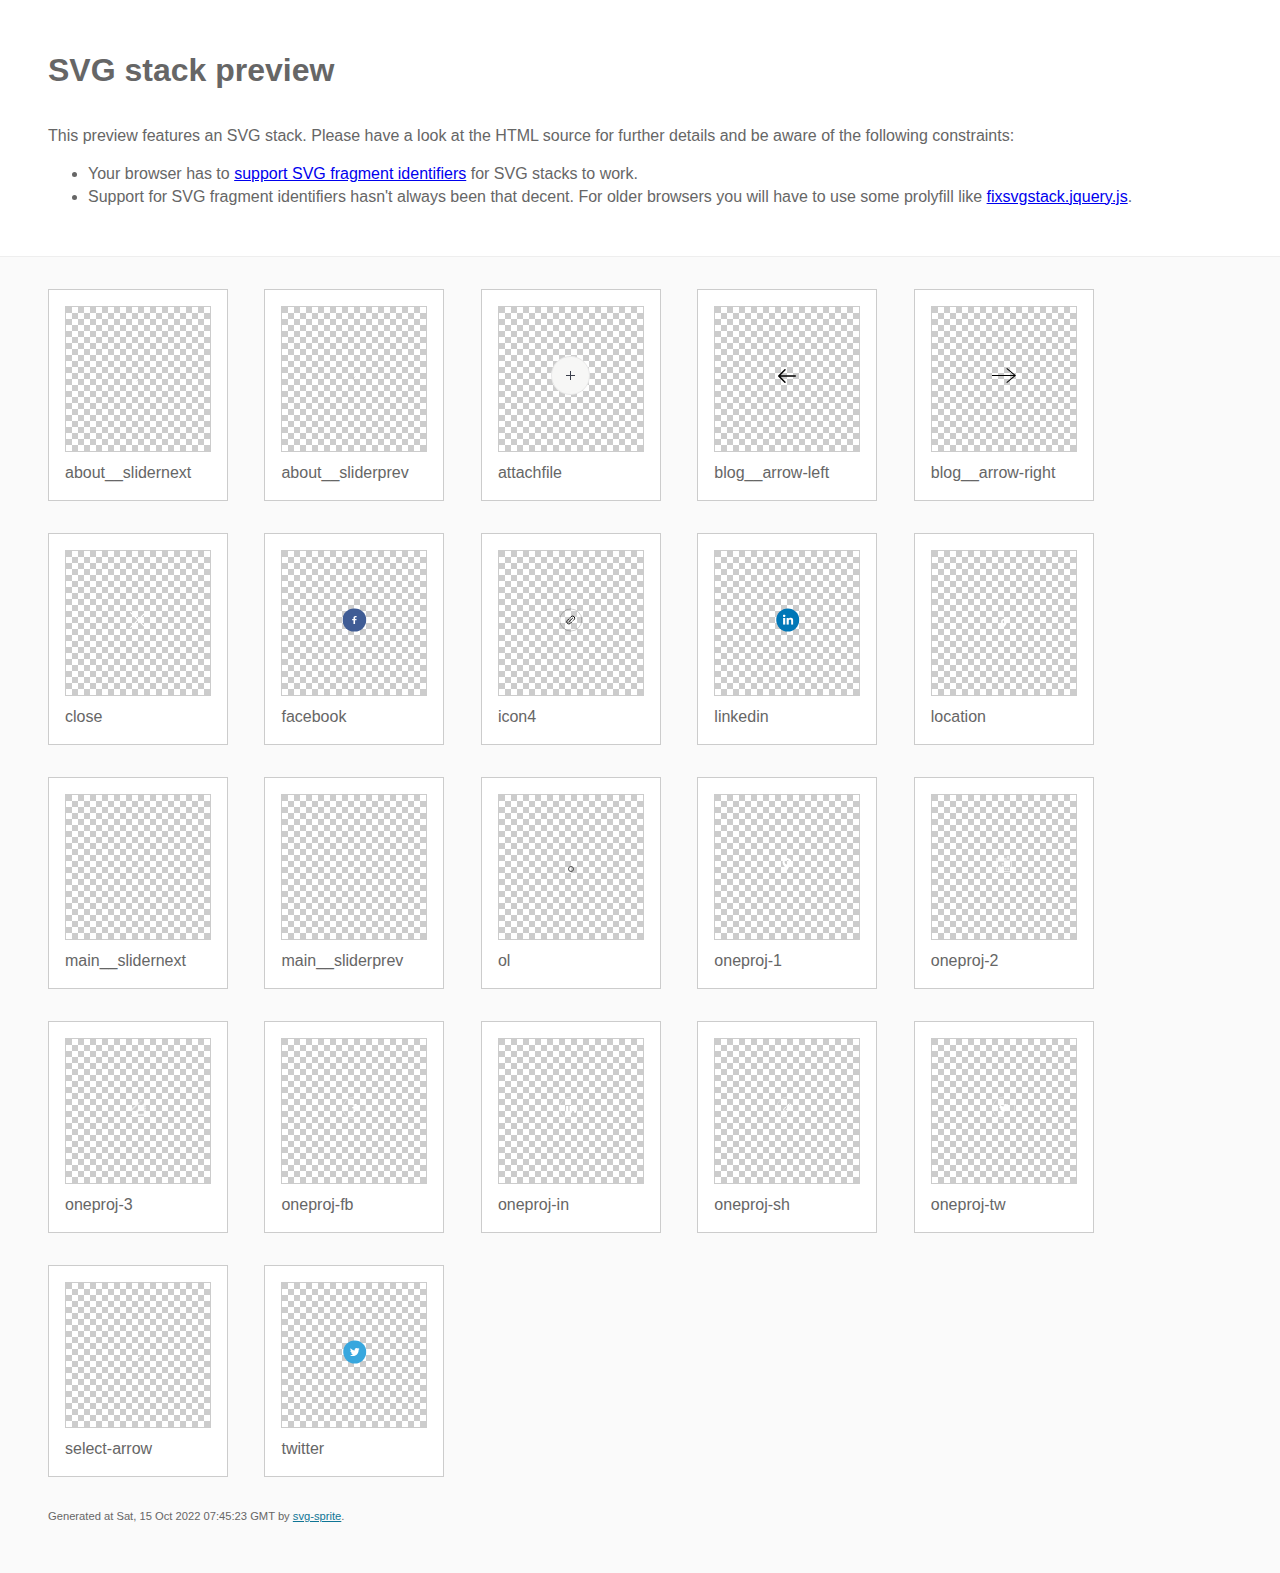
<file: img/stack/sprite.stack.html>
<!DOCTYPE html>
<html lang="en" xmlns="http://www.w3.org/1999/xhtml">
	<head>
		<meta charset="utf-8"/>
		<meta http-equiv="X-UA-Compatible" content="IE=Edge"/>
		<title>SVG stack preview | svg-sprite</title>
		<style>@charset "UTF-8";body{padding:0;margin:0;color:#666;background:#fafafa;font-family:Arial,Helvetica,sans-serif;font-size:1em;line-height:1.4}header{display:block;padding:3em 3em 2em 3em;background-color:#fff}header p{margin:2em 0 0 0}section{border-top:1px solid #eee;padding:2em 3em 0 3em}section ul{margin:0;padding:0}section li{display:inline;display:inline-block;background-color:#fff;position:relative;margin:0 2em 2em 0;vertical-align:top;border:1px solid #ccc;padding:1em 1em 3em 1em;cursor:default}.icon-box{margin:0;width:144px;height:144px;position:relative;background:#ccc url("[data-uri]") top left repeat;border:1px solid #ccc;display:table-cell;vertical-align:middle;text-align:center}.icon{display:inline;display:inline-block}h1{margin-top:0}h2{margin:0;padding:0;font-size:1em;font-weight:normal;white-space:nowrap;overflow:hidden;text-overflow:ellipsis;position:absolute;left:1em;right:1em;bottom:1em}footer{display:block;margin:0;padding:0 3em 3em 3em}footer p{margin:0;font-size:.7em}footer a{color:#0f7595;margin-left:0}</style>

<!--

Sprite shape dimensions
====================================================================================================
You will need to set the sprite shape dimensions via CSS when you use them as stack SVGs, otherwise
they would become a huge 100% in size. You may use the following dimension classes for doing so.
They might well be outsourced to an external stylesheet of course.

-->

<style type="text/css">
	.svg-about__slidernext-dims { width: 6px; height: 10px; }
	.svg-about__sliderprev-dims { width: 6px; height: 10px; }
	.svg-attachfile-dims { width: 39px; height: 39px; }
	.svg-blog__arrow-left-dims { width: 24px; height: 24px; }
	.svg-blog__arrow-right-dims { width: 24px; height: 24px; }
	.svg-close-dims { width: 16px; height: 16px; }
	.svg-facebook-dims { width: 25px; height: 24px; }
	.svg-icon4-dims { width: 25px; height: 24px; }
	.svg-linkedin-dims { width: 25px; height: 24px; }
	.svg-location-dims { width: 8px; height: 10px; }
	.svg-main__slidernext-dims { width: 6px; height: 10px; }
	.svg-main__sliderprev-dims { width: 6px; height: 10px; }
	.svg-ol-dims { width: 6px; height: 6px; }
	.svg-oneproj-1-dims { width: 12px; height: 16px; }
	.svg-oneproj-2-dims { width: 16px; height: 16px; }
	.svg-oneproj-3-dims { width: 16px; height: 16px; }
	.svg-oneproj-fb-dims { width: 25px; height: 24px; }
	.svg-oneproj-in-dims { width: 25px; height: 24px; }
	.svg-oneproj-sh-dims { width: 25px; height: 24px; }
	.svg-oneproj-tw-dims { width: 25px; height: 24px; }
	.svg-select-arrow-dims { width: 9px; height: 6px; }
	.svg-twitter-dims { width: 25px; height: 24px; }
</style>

<!--
====================================================================================================
-->

	</head>
	<body>
		<header>
			<h1>SVG stack preview</h1>
			<p>This preview features an SVG stack. Please have a look at the HTML source for further details and be aware of the following constraints:</p>
			<ul>
				<li>Your browser has to <a href="http://caniuse.com/#feat=svg-fragment" target="_blank" rel="noopener noreferrer">support SVG fragment identifiers</a> for SVG stacks to work.</li>
				<li>Support for SVG fragment identifiers hasn't always been that decent. For older browsers you will have to use some prolyfill like <a href="https://github.com/preciousforever/SVG-Stacker/blob/master/fixsvgstack.jquery.js" target="_blank" rel="noopener noreferrer">fixsvgstack.jquery.js</a>.</li>
			</ul>
		</header>
		<section>

<!--

SVG stack
====================================================================================================
These SVG images make use of fragment identifiers (IDs) to reference certain portions of the
external sprite. By default, all shapes inside the sprite are hidden by CSS. The `:target` pseudo
selector is used to show the very shape that is referenced by the fragment identifier.

-->

			<ul>

				<li title="about__slidernext">
					<div class="icon-box">

						<!-- about__slidernext -->
						<img src="../icons/icons.svg#about__slidernext" class="svg-about__slidernext-dims" alt="about__slidernext"/>

					</div>
					<h2>about__slidernext</h2>
				</li>
				<li title="about__sliderprev">
					<div class="icon-box">

						<!-- about__sliderprev -->
						<img src="../icons/icons.svg#about__sliderprev" class="svg-about__sliderprev-dims" alt="about__sliderprev"/>

					</div>
					<h2>about__sliderprev</h2>
				</li>
				<li title="attachfile">
					<div class="icon-box">

						<!-- attachfile -->
						<img src="../icons/icons.svg#attachfile" class="svg-attachfile-dims" alt="attachfile"/>

					</div>
					<h2>attachfile</h2>
				</li>
				<li title="blog__arrow-left">
					<div class="icon-box">

						<!-- blog__arrow-left -->
						<img src="../icons/icons.svg#blog__arrow-left" class="svg-blog__arrow-left-dims" alt="blog__arrow-left"/>

					</div>
					<h2>blog__arrow-left</h2>
				</li>
				<li title="blog__arrow-right">
					<div class="icon-box">

						<!-- blog__arrow-right -->
						<img src="../icons/icons.svg#blog__arrow-right" class="svg-blog__arrow-right-dims" alt="blog__arrow-right"/>

					</div>
					<h2>blog__arrow-right</h2>
				</li>
				<li title="close">
					<div class="icon-box">

						<!-- close -->
						<img src="../icons/icons.svg#close" class="svg-close-dims" alt="close"/>

					</div>
					<h2>close</h2>
				</li>
				<li title="facebook">
					<div class="icon-box">

						<!-- facebook -->
						<img src="../icons/icons.svg#facebook" class="svg-facebook-dims" alt="facebook"/>

					</div>
					<h2>facebook</h2>
				</li>
				<li title="icon4">
					<div class="icon-box">

						<!-- icon4 -->
						<img src="../icons/icons.svg#icon4" class="svg-icon4-dims" alt="icon4"/>

					</div>
					<h2>icon4</h2>
				</li>
				<li title="linkedin">
					<div class="icon-box">

						<!-- linkedin -->
						<img src="../icons/icons.svg#linkedin" class="svg-linkedin-dims" alt="linkedin"/>

					</div>
					<h2>linkedin</h2>
				</li>
				<li title="location">
					<div class="icon-box">

						<!-- location -->
						<img src="../icons/icons.svg#location" class="svg-location-dims" alt="location"/>

					</div>
					<h2>location</h2>
				</li>
				<li title="main__slidernext">
					<div class="icon-box">

						<!-- main__slidernext -->
						<img src="../icons/icons.svg#main__slidernext" class="svg-main__slidernext-dims" alt="main__slidernext"/>

					</div>
					<h2>main__slidernext</h2>
				</li>
				<li title="main__sliderprev">
					<div class="icon-box">

						<!-- main__sliderprev -->
						<img src="../icons/icons.svg#main__sliderprev" class="svg-main__sliderprev-dims" alt="main__sliderprev"/>

					</div>
					<h2>main__sliderprev</h2>
				</li>
				<li title="ol">
					<div class="icon-box">

						<!-- ol -->
						<img src="../icons/icons.svg#ol" class="svg-ol-dims" alt="ol"/>

					</div>
					<h2>ol</h2>
				</li>
				<li title="oneproj-1">
					<div class="icon-box">

						<!-- oneproj-1 -->
						<img src="../icons/icons.svg#oneproj-1" class="svg-oneproj-1-dims" alt="oneproj-1"/>

					</div>
					<h2>oneproj-1</h2>
				</li>
				<li title="oneproj-2">
					<div class="icon-box">

						<!-- oneproj-2 -->
						<img src="../icons/icons.svg#oneproj-2" class="svg-oneproj-2-dims" alt="oneproj-2"/>

					</div>
					<h2>oneproj-2</h2>
				</li>
				<li title="oneproj-3">
					<div class="icon-box">

						<!-- oneproj-3 -->
						<img src="../icons/icons.svg#oneproj-3" class="svg-oneproj-3-dims" alt="oneproj-3"/>

					</div>
					<h2>oneproj-3</h2>
				</li>
				<li title="oneproj-fb">
					<div class="icon-box">

						<!-- oneproj-fb -->
						<img src="../icons/icons.svg#oneproj-fb" class="svg-oneproj-fb-dims" alt="oneproj-fb"/>

					</div>
					<h2>oneproj-fb</h2>
				</li>
				<li title="oneproj-in">
					<div class="icon-box">

						<!-- oneproj-in -->
						<img src="../icons/icons.svg#oneproj-in" class="svg-oneproj-in-dims" alt="oneproj-in"/>

					</div>
					<h2>oneproj-in</h2>
				</li>
				<li title="oneproj-sh">
					<div class="icon-box">

						<!-- oneproj-sh -->
						<img src="../icons/icons.svg#oneproj-sh" class="svg-oneproj-sh-dims" alt="oneproj-sh"/>

					</div>
					<h2>oneproj-sh</h2>
				</li>
				<li title="oneproj-tw">
					<div class="icon-box">

						<!-- oneproj-tw -->
						<img src="../icons/icons.svg#oneproj-tw" class="svg-oneproj-tw-dims" alt="oneproj-tw"/>

					</div>
					<h2>oneproj-tw</h2>
				</li>
				<li title="select-arrow">
					<div class="icon-box">

						<!-- select-arrow -->
						<img src="../icons/icons.svg#select-arrow" class="svg-select-arrow-dims" alt="select-arrow"/>

					</div>
					<h2>select-arrow</h2>
				</li>
				<li title="twitter">
					<div class="icon-box">

						<!-- twitter -->
						<img src="../icons/icons.svg#twitter" class="svg-twitter-dims" alt="twitter"/>

					</div>
					<h2>twitter</h2>
				</li>
			</ul>

<!--
====================================================================================================
-->

		</section>
		<footer>
			<p>Generated at Sat, 15 Oct 2022 07:45:23 GMT by <a href="https://github.com/svg-sprite/svg-sprite" target="_blank" rel="noopener noreferrer">svg-sprite</a>.</p>
		</footer>
	</body>
</html>
</file>
<file: css/style.min.css>
@font-face{font-family:swiper-icons;src:url('data:application/font-woff;charset=utf-8;base64, [base64]//wADZ2x5ZgAAAywAAADMAAAD2MHtryVoZWFkAAABbAAAADAAAAA2E2+eoWhoZWEAAAGcAAAAHwAAACQC9gDzaG10eAAAAigAAAAZAAAArgJkABFsb2NhAAAC0AAAAFoAAABaFQAUGG1heHAAAAG8AAAAHwAAACAAcABAbmFtZQAAA/gAAAE5AAACXvFdBwlwb3N0AAAFNAAAAGIAAACE5s74hXjaY2BkYGAAYpf5Hu/j+W2+MnAzMYDAzaX6QjD6/4//Bxj5GA8AuRwMYGkAPywL13jaY2BkYGA88P8Agx4j+/8fQDYfA1AEBWgDAIB2BOoAeNpjYGRgYNBh4GdgYgABEMnIABJzYNADCQAACWgAsQB42mNgYfzCOIGBlYGB0YcxjYGBwR1Kf2WQZGhhYGBiYGVmgAFGBiQQkOaawtDAoMBQxXjg/wEGPcYDDA4wNUA2CCgwsAAAO4EL6gAAeNpj2M0gyAACqxgGNWBkZ2D4/wMA+xkDdgAAAHjaY2BgYGaAYBkGRgYQiAHyGMF8FgYHIM3DwMHABGQrMOgyWDLEM1T9/w8UBfEMgLzE////P/5//f/V/xv+r4eaAAeMbAxwIUYmIMHEgKYAYjUcsDAwsLKxc3BycfPw8jEQA/[base64]/uznmfPFBNODM2K7MTQ45YEAZqGP81AmGGcF3iPqOop0r1SPTaTbVkfUe4HXj97wYE+yNwWYxwWu4v1ugWHgo3S1XdZEVqWM7ET0cfnLGxWfkgR42o2PvWrDMBSFj/IHLaF0zKjRgdiVMwScNRAoWUoH78Y2icB/yIY09An6AH2Bdu/UB+yxopYshQiEvnvu0dURgDt8QeC8PDw7Fpji3fEA4z/PEJ6YOB5hKh4dj3EvXhxPqH/SKUY3rJ7srZ4FZnh1PMAtPhwP6fl2PMJMPDgeQ4rY8YT6Gzao0eAEA409DuggmTnFnOcSCiEiLMgxCiTI6Cq5DZUd3Qmp10vO0LaLTd2cjN4fOumlc7lUYbSQcZFkutRG7g6JKZKy0RmdLY680CDnEJ+UMkpFFe1RN7nxdVpXrC4aTtnaurOnYercZg2YVmLN/d/gczfEimrE/fs/bOuq29Zmn8tloORaXgZgGa78yO9/cnXm2BpaGvq25Dv9S4E9+5SIc9PqupJKhYFSSl47+Qcr1mYNAAAAeNptw0cKwkAAAMDZJA8Q7OUJvkLsPfZ6zFVERPy8qHh2YER+3i/BP83vIBLLySsoKimrqKqpa2hp6+jq6RsYGhmbmJqZSy0sraxtbO3sHRydnEMU4uR6yx7JJXveP7WrDycAAAAAAAH//wACeNpjYGRgYOABYhkgZgJCZgZNBkYGLQZtIJsFLMYAAAw3ALgAeNolizEKgDAQBCchRbC2sFER0YD6qVQiBCv/H9ezGI6Z5XBAw8CBK/m5iQQVauVbXLnOrMZv2oLdKFa8Pjuru2hJzGabmOSLzNMzvutpB3N42mNgZGBg4GKQYzBhYMxJLMlj4GBgAYow/P/PAJJhLM6sSoWKfWCAAwDAjgbRAAB42mNgYGBkAIIbCZo5IPrmUn0hGA0AO8EFTQAA');font-weight:400;font-style:normal}:root{--swiper-theme-color:#007aff}.swiper{margin-left:auto;margin-right:auto;position:relative;overflow:hidden;list-style:none;padding:0;z-index:1}.swiper-vertical>.swiper-wrapper{flex-direction:column}.swiper-wrapper{position:relative;width:100%;height:100%;z-index:1;display:flex;transition-property:transform;box-sizing:content-box}.swiper-android .swiper-slide,.swiper-wrapper{transform:translate3d(0,0,0)}.swiper-pointer-events{touch-action:pan-y}.swiper-pointer-events.swiper-vertical{touch-action:pan-x}.swiper-slide{flex-shrink:0;width:100%;height:100%;position:relative;transition-property:transform}.swiper-slide-invisible-blank{visibility:hidden}.swiper-autoheight,.swiper-autoheight .swiper-slide{height:auto}.swiper-autoheight .swiper-wrapper{align-items:flex-start;transition-property:transform,height}.swiper-backface-hidden .swiper-slide{transform:translateZ(0);-webkit-backface-visibility:hidden;backface-visibility:hidden}.swiper-3d,.swiper-3d.swiper-css-mode .swiper-wrapper{perspective:1200px}.swiper-3d .swiper-cube-shadow,.swiper-3d .swiper-slide,.swiper-3d .swiper-slide-shadow,.swiper-3d .swiper-slide-shadow-bottom,.swiper-3d .swiper-slide-shadow-left,.swiper-3d .swiper-slide-shadow-right,.swiper-3d .swiper-slide-shadow-top,.swiper-3d .swiper-wrapper{transform-style:preserve-3d}.swiper-3d .swiper-slide-shadow,.swiper-3d .swiper-slide-shadow-bottom,.swiper-3d .swiper-slide-shadow-left,.swiper-3d .swiper-slide-shadow-right,.swiper-3d .swiper-slide-shadow-top{position:absolute;left:0;top:0;width:100%;height:100%;pointer-events:none;z-index:10}.swiper-3d .swiper-slide-shadow{background:rgba(0,0,0,.15)}.swiper-3d .swiper-slide-shadow-left{background-image:linear-gradient(to left,rgba(0,0,0,.5),rgba(0,0,0,0))}.swiper-3d .swiper-slide-shadow-right{background-image:linear-gradient(to right,rgba(0,0,0,.5),rgba(0,0,0,0))}.swiper-3d .swiper-slide-shadow-top{background-image:linear-gradient(to top,rgba(0,0,0,.5),rgba(0,0,0,0))}.swiper-3d .swiper-slide-shadow-bottom{background-image:linear-gradient(to bottom,rgba(0,0,0,.5),rgba(0,0,0,0))}.swiper-css-mode>.swiper-wrapper{overflow:auto;scrollbar-width:none;-ms-overflow-style:none}.swiper-css-mode>.swiper-wrapper::-webkit-scrollbar{display:none}.swiper-css-mode>.swiper-wrapper>.swiper-slide{scroll-snap-align:start start}.swiper-horizontal.swiper-css-mode>.swiper-wrapper{scroll-snap-type:x mandatory}.swiper-vertical.swiper-css-mode>.swiper-wrapper{scroll-snap-type:y mandatory}.swiper-centered>.swiper-wrapper::before{content:'';flex-shrink:0;order:9999}.swiper-centered.swiper-horizontal>.swiper-wrapper>.swiper-slide:first-child{margin-inline-start:var(--swiper-centered-offset-before)}.swiper-centered.swiper-horizontal>.swiper-wrapper::before{height:100%;min-height:1px;width:var(--swiper-centered-offset-after)}.swiper-centered.swiper-vertical>.swiper-wrapper>.swiper-slide:first-child{margin-block-start:var(--swiper-centered-offset-before)}.swiper-centered.swiper-vertical>.swiper-wrapper::before{width:100%;min-width:1px;height:var(--swiper-centered-offset-after)}.swiper-centered>.swiper-wrapper>.swiper-slide{scroll-snap-align:center center}.swiper-virtual .swiper-slide{-webkit-backface-visibility:hidden;transform:translateZ(0)}.swiper-virtual.swiper-css-mode .swiper-wrapper::after{content:'';position:absolute;left:0;top:0;pointer-events:none}.swiper-virtual.swiper-css-mode.swiper-horizontal .swiper-wrapper::after{height:1px;width:var(--swiper-virtual-size)}.swiper-virtual.swiper-css-mode.swiper-vertical .swiper-wrapper::after{width:1px;height:var(--swiper-virtual-size)}:root{--swiper-navigation-size:44px}.swiper-button-next,.swiper-button-prev{position:absolute;top:50%;width:calc(var(--swiper-navigation-size)/ 44 * 27);height:var(--swiper-navigation-size);margin-top:calc(0px - (var(--swiper-navigation-size)/ 2));z-index:10;cursor:pointer;display:flex;align-items:center;justify-content:center;color:var(--swiper-navigation-color,var(--swiper-theme-color))}.swiper-button-next.swiper-button-disabled,.swiper-button-prev.swiper-button-disabled{opacity:.35;cursor:auto;pointer-events:none}.swiper-button-next.swiper-button-hidden,.swiper-button-prev.swiper-button-hidden{opacity:0;cursor:auto;pointer-events:none}.swiper-navigation-disabled .swiper-button-next,.swiper-navigation-disabled .swiper-button-prev{display:none!important}.swiper-button-next:after,.swiper-button-prev:after{font-family:swiper-icons;font-size:var(--swiper-navigation-size);text-transform:none!important;letter-spacing:0;font-variant:initial;line-height:1}.swiper-button-prev,.swiper-rtl .swiper-button-next{left:10px;right:auto}.swiper-button-prev:after,.swiper-rtl .swiper-button-next:after{content:'prev'}.swiper-button-next,.swiper-rtl .swiper-button-prev{right:10px;left:auto}.swiper-button-next:after,.swiper-rtl .swiper-button-prev:after{content:'next'}.swiper-button-lock{display:none}.swiper-pagination{position:absolute;text-align:center;transition:.3s opacity;transform:translate3d(0,0,0);z-index:10}.swiper-pagination.swiper-pagination-hidden{opacity:0}.swiper-pagination-disabled>.swiper-pagination,.swiper-pagination.swiper-pagination-disabled{display:none!important}.swiper-horizontal>.swiper-pagination-bullets,.swiper-pagination-bullets.swiper-pagination-horizontal,.swiper-pagination-custom,.swiper-pagination-fraction{bottom:10px;left:0;width:100%}.swiper-pagination-bullets-dynamic{overflow:hidden;font-size:0}.swiper-pagination-bullets-dynamic .swiper-pagination-bullet{transform:scale(.33);position:relative}.swiper-pagination-bullets-dynamic .swiper-pagination-bullet-active{transform:scale(1)}.swiper-pagination-bullets-dynamic .swiper-pagination-bullet-active-main{transform:scale(1)}.swiper-pagination-bullets-dynamic .swiper-pagination-bullet-active-prev{transform:scale(.66)}.swiper-pagination-bullets-dynamic .swiper-pagination-bullet-active-prev-prev{transform:scale(.33)}.swiper-pagination-bullets-dynamic .swiper-pagination-bullet-active-next{transform:scale(.66)}.swiper-pagination-bullets-dynamic .swiper-pagination-bullet-active-next-next{transform:scale(.33)}.swiper-pagination-bullet{width:var(--swiper-pagination-bullet-width,var(--swiper-pagination-bullet-size,8px));height:var(--swiper-pagination-bullet-height,var(--swiper-pagination-bullet-size,8px));display:inline-block;border-radius:50%;background:var(--swiper-pagination-bullet-inactive-color,#000);opacity:var(--swiper-pagination-bullet-inactive-opacity,.2)}button.swiper-pagination-bullet{border:none;margin:0;padding:0;box-shadow:none;-webkit-appearance:none;appearance:none}.swiper-pagination-clickable .swiper-pagination-bullet{cursor:pointer}.swiper-pagination-bullet:only-child{display:none!important}.swiper-pagination-bullet-active{opacity:var(--swiper-pagination-bullet-opacity,1);background:var(--swiper-pagination-color,var(--swiper-theme-color))}.swiper-pagination-vertical.swiper-pagination-bullets,.swiper-vertical>.swiper-pagination-bullets{right:10px;top:50%;transform:translate3d(0,-50%,0)}.swiper-pagination-vertical.swiper-pagination-bullets .swiper-pagination-bullet,.swiper-vertical>.swiper-pagination-bullets .swiper-pagination-bullet{margin:var(--swiper-pagination-bullet-vertical-gap,6px) 0;display:block}.swiper-pagination-vertical.swiper-pagination-bullets.swiper-pagination-bullets-dynamic,.swiper-vertical>.swiper-pagination-bullets.swiper-pagination-bullets-dynamic{top:50%;transform:translateY(-50%);width:8px}.swiper-pagination-vertical.swiper-pagination-bullets.swiper-pagination-bullets-dynamic .swiper-pagination-bullet,.swiper-vertical>.swiper-pagination-bullets.swiper-pagination-bullets-dynamic .swiper-pagination-bullet{display:inline-block;transition:.2s transform,.2s top}.swiper-horizontal>.swiper-pagination-bullets .swiper-pagination-bullet,.swiper-pagination-horizontal.swiper-pagination-bullets .swiper-pagination-bullet{margin:0 var(--swiper-pagination-bullet-horizontal-gap,4px)}.swiper-horizontal>.swiper-pagination-bullets.swiper-pagination-bullets-dynamic,.swiper-pagination-horizontal.swiper-pagination-bullets.swiper-pagination-bullets-dynamic{left:50%;transform:translateX(-50%);white-space:nowrap}.swiper-horizontal>.swiper-pagination-bullets.swiper-pagination-bullets-dynamic .swiper-pagination-bullet,.swiper-pagination-horizontal.swiper-pagination-bullets.swiper-pagination-bullets-dynamic .swiper-pagination-bullet{transition:.2s transform,.2s left}.swiper-horizontal.swiper-rtl>.swiper-pagination-bullets-dynamic .swiper-pagination-bullet{transition:.2s transform,.2s right}.swiper-pagination-progressbar{background:rgba(0,0,0,.25);position:absolute}.swiper-pagination-progressbar .swiper-pagination-progressbar-fill{background:var(--swiper-pagination-color,var(--swiper-theme-color));position:absolute;left:0;top:0;width:100%;height:100%;transform:scale(0);transform-origin:left top}.swiper-rtl .swiper-pagination-progressbar .swiper-pagination-progressbar-fill{transform-origin:right top}.swiper-horizontal>.swiper-pagination-progressbar,.swiper-pagination-progressbar.swiper-pagination-horizontal,.swiper-pagination-progressbar.swiper-pagination-vertical.swiper-pagination-progressbar-opposite,.swiper-vertical>.swiper-pagination-progressbar.swiper-pagination-progressbar-opposite{width:100%;height:4px;left:0;top:0}.swiper-horizontal>.swiper-pagination-progressbar.swiper-pagination-progressbar-opposite,.swiper-pagination-progressbar.swiper-pagination-horizontal.swiper-pagination-progressbar-opposite,.swiper-pagination-progressbar.swiper-pagination-vertical,.swiper-vertical>.swiper-pagination-progressbar{width:4px;height:100%;left:0;top:0}.swiper-pagination-lock{display:none}.swiper-scrollbar{border-radius:10px;position:relative;-ms-touch-action:none;background:rgba(0,0,0,.1)}.swiper-scrollbar-disabled>.swiper-scrollbar,.swiper-scrollbar.swiper-scrollbar-disabled{display:none!important}.swiper-horizontal>.swiper-scrollbar,.swiper-scrollbar.swiper-scrollbar-horizontal{position:absolute;left:1%;bottom:3px;z-index:50;height:5px;width:98%}.swiper-scrollbar.swiper-scrollbar-vertical,.swiper-vertical>.swiper-scrollbar{position:absolute;right:3px;top:1%;z-index:50;width:5px;height:98%}.swiper-scrollbar-drag{height:100%;width:100%;position:relative;background:rgba(0,0,0,.5);border-radius:10px;left:0;top:0}.swiper-scrollbar-cursor-drag{cursor:move}.swiper-scrollbar-lock{display:none}.swiper-zoom-container{width:100%;height:100%;display:flex;justify-content:center;align-items:center;text-align:center}.swiper-zoom-container>canvas,.swiper-zoom-container>img,.swiper-zoom-container>svg{max-width:100%;max-height:100%;object-fit:contain}.swiper-slide-zoomed{cursor:move}.swiper-lazy-preloader{width:42px;height:42px;position:absolute;left:50%;top:50%;margin-left:-21px;margin-top:-21px;z-index:10;transform-origin:50%;box-sizing:border-box;border:4px solid var(--swiper-preloader-color,var(--swiper-theme-color));border-radius:50%;border-top-color:transparent}.swiper-watch-progress .swiper-slide-visible .swiper-lazy-preloader,.swiper:not(.swiper-watch-progress) .swiper-lazy-preloader{animation:swiper-preloader-spin 1s infinite linear}.swiper-lazy-preloader-white{--swiper-preloader-color:#fff}.swiper-lazy-preloader-black{--swiper-preloader-color:#000}@keyframes swiper-preloader-spin{0%{transform:rotate(0)}100%{transform:rotate(360deg)}}.swiper .swiper-notification{position:absolute;left:0;top:0;pointer-events:none;opacity:0;z-index:-1000}.swiper-free-mode>.swiper-wrapper{transition-timing-function:ease-out;margin:0 auto}.swiper-grid>.swiper-wrapper{flex-wrap:wrap}.swiper-grid-column>.swiper-wrapper{flex-wrap:wrap;flex-direction:column}.swiper-fade.swiper-free-mode .swiper-slide{transition-timing-function:ease-out}.swiper-fade .swiper-slide{pointer-events:none;transition-property:opacity}.swiper-fade .swiper-slide .swiper-slide{pointer-events:none}.swiper-fade .swiper-slide-active,.swiper-fade .swiper-slide-active .swiper-slide-active{pointer-events:auto}.swiper-cube{overflow:visible}.swiper-cube .swiper-slide{pointer-events:none;-webkit-backface-visibility:hidden;backface-visibility:hidden;z-index:1;visibility:hidden;transform-origin:0 0;width:100%;height:100%}.swiper-cube .swiper-slide .swiper-slide{pointer-events:none}.swiper-cube.swiper-rtl .swiper-slide{transform-origin:100% 0}.swiper-cube .swiper-slide-active,.swiper-cube .swiper-slide-active .swiper-slide-active{pointer-events:auto}.swiper-cube .swiper-slide-active,.swiper-cube .swiper-slide-next,.swiper-cube .swiper-slide-next+.swiper-slide,.swiper-cube .swiper-slide-prev{pointer-events:auto;visibility:visible}.swiper-cube .swiper-slide-shadow-bottom,.swiper-cube .swiper-slide-shadow-left,.swiper-cube .swiper-slide-shadow-right,.swiper-cube .swiper-slide-shadow-top{z-index:0;-webkit-backface-visibility:hidden;backface-visibility:hidden}.swiper-cube .swiper-cube-shadow{position:absolute;left:0;bottom:0;width:100%;height:100%;opacity:.6;z-index:0}.swiper-cube .swiper-cube-shadow:before{content:'';background:#000;position:absolute;left:0;top:0;bottom:0;right:0;filter:blur(50px)}.swiper-flip{overflow:visible}.swiper-flip .swiper-slide{pointer-events:none;-webkit-backface-visibility:hidden;backface-visibility:hidden;z-index:1}.swiper-flip .swiper-slide .swiper-slide{pointer-events:none}.swiper-flip .swiper-slide-active,.swiper-flip .swiper-slide-active .swiper-slide-active{pointer-events:auto}.swiper-flip .swiper-slide-shadow-bottom,.swiper-flip .swiper-slide-shadow-left,.swiper-flip .swiper-slide-shadow-right,.swiper-flip .swiper-slide-shadow-top{z-index:0;-webkit-backface-visibility:hidden;backface-visibility:hidden}.swiper-creative .swiper-slide{-webkit-backface-visibility:hidden;backface-visibility:hidden;overflow:hidden;transition-property:transform,opacity,height}.swiper-cards{overflow:visible}.swiper-cards .swiper-slide{transform-origin:center bottom;-webkit-backface-visibility:hidden;backface-visibility:hidden;overflow:hidden}@font-face{font-family:Adieu;font-display:swap;src:url(../fonts/Adieu-Regular.woff2) format("woff2"),url(../fonts/Adieu-Regular.woff) format("woff");font-weight:400;font-style:normal}*,::after,::before{padding:0;margin:0;border:0;-webkit-box-sizing:border-box;box-sizing:border-box}a{text-decoration:none}h1,h2,h3,h4,h5,h6{font-weight:inherit;font-size:inherit}img{vertical-align:middle}body,html{height:100%;line-height:1}.about,.blog,.contact,.main,.onenews,.oneproject,.page404,.projects{-webkit-box-flex:1;-ms-flex:1 1 auto;flex:1 1 auto}body.lock{overflow:hidden}._container{max-width:1920px;margin:0 auto}#popup2{position:fixed;width:100%;height:100%;background-color:#080808;top:0;left:0;font-family:Montserrat;font-style:normal;opacity:0;visibility:hidden;-webkit-transition:all .8s ease 0s;-o-transition:all .8s ease 0s;transition:all .8s ease 0s;z-index:10;overflow-x:auto}#popup2.open{opacity:1;visibility:visible}#popup2.open .popup__body .popup__content{opacity:1;-webkit-transition:all .8s ease 0s;-o-transition:all .8s ease 0s;transition:all .8s ease 0s;-webkit-transform:translate(0,0);-ms-transform:translate(0,0);transform:translate(0,0)}#popup2 .popup__body{min-height:100%;display:-webkit-box;display:-ms-flexbox;display:flex;-webkit-box-pack:center;-ms-flex-pack:center;justify-content:center;-webkit-box-align:center;-ms-flex-align:center;align-items:center;position:relative}#popup2 .popup__body .popup__close{width:25px;height:25px;position:absolute;top:25px;right:25px}#popup2 .popup__body .popup__content{margin:25px 75px 25px 75px;background-color:#fff;max-width:800px;min-width:327px;min-height:300px;display:-webkit-box;display:-ms-flexbox;display:flex;-webkit-box-pack:center;-ms-flex-pack:center;justify-content:center;-webkit-box-align:center;-ms-flex-align:center;align-items:center;opacity:0;-webkit-transition:all .8s ease 0s;-o-transition:all .8s ease 0s;transition:all .8s ease 0s;-webkit-transform:translate(0,-100%);-ms-transform:translate(0,-100%);transform:translate(0,-100%)}#popup2 .popup__body .popup__content .popup__container{padding:40px 0 40px 0;width:80%;display:-webkit-box;display:-ms-flexbox;display:flex;-webkit-box-orient:vertical;-webkit-box-direction:normal;-ms-flex-direction:column;flex-direction:column}#popup2 .popup__body .popup__content .popup__container .popup-text{font-weight:700;font-size:24px;line-height:29px;color:#3a3e4b;margin-bottom:24px}#popup2 .popup__body .popup__content .popup__container .popup-text2{font-weight:300;font-size:14px;line-height:24px;color:#3a3e4b;opacity:.7;margin-bottom:40px}#popup2 .popup__body .popup__content .popup__container .popup__button{margin:0 auto;width:183px;height:42px;background:#3a3e4b;font-weight:600;font-size:11px;line-height:3px;letter-spacing:.06em;color:#fff;display:-webkit-box;display:-ms-flexbox;display:flex;-webkit-box-pack:center;-ms-flex-pack:center;justify-content:center;-webkit-box-align:center;-ms-flex-align:center;align-items:center}#popup2 .popup__body .popup__content .popup__container .popup__button:hover{opacity:.9}.popup{position:fixed;width:100%;height:100%;background-color:#080808;top:0;left:0;font-family:Montserrat;font-style:normal;opacity:0;visibility:hidden;-webkit-transition:all .8s ease 0s;-o-transition:all .8s ease 0s;transition:all .8s ease 0s;z-index:10;overflow-x:auto}.popup.open{opacity:1;visibility:visible}.popup.open .popup__body .popup__content{opacity:1;-webkit-transition:all .8s ease 0s;-o-transition:all .8s ease 0s;transition:all .8s ease 0s;-webkit-transform:translate(0,0);-ms-transform:translate(0,0);transform:translate(0,0)}.popup .popup__body{min-height:100%;display:-webkit-box;display:-ms-flexbox;display:flex;-webkit-box-pack:center;-ms-flex-pack:center;justify-content:center;-webkit-box-align:center;-ms-flex-align:center;align-items:center;position:relative}.popup .popup__body .popup__close{width:25px;height:25px;position:absolute;top:25px;right:25px}.popup .popup__body .popup__content{margin:25px 75px 25px 75px;background-color:#f2f2f2;width:1046px;min-height:800px;display:-webkit-box;display:-ms-flexbox;display:flex;-webkit-box-pack:center;-ms-flex-pack:center;justify-content:center;-webkit-box-align:center;-ms-flex-align:center;align-items:center;opacity:0;-webkit-transition:all .8s ease 0s;-o-transition:all .8s ease 0s;transition:all .8s ease 0s;-webkit-transform:translate(0,-100%);-ms-transform:translate(0,-100%);transform:translate(0,-100%)}.popup .popup__body .popup__content .popup__sections{padding:50px 0 50px 0;width:90%;min-height:690px;display:-webkit-box;display:-ms-flexbox;display:flex;-webkit-box-orient:vertical;-webkit-box-direction:normal;-ms-flex-direction:column;flex-direction:column;gap:6px}.popup .popup__body .popup__content .popup__sections .popup__font1{font-weight:600;font-size:11px;line-height:13px;letter-spacing:.06em;color:#3a3e4b}.popup .popup__body .popup__content .popup__sections .popup__font2{font-weight:500;font-size:9px;line-height:11px;letter-spacing:.06em;color:rgba(58,62,75,.45)}.popup .popup__body .popup__content .popup__sections .popup__section1{display:-webkit-box;display:-ms-flexbox;display:flex;width:100%;-webkit-box-pack:center;-ms-flex-pack:center;justify-content:center;background-color:#fff}.popup .popup__body .popup__content .popup__sections .popup__section1 .popup__section1-container{display:-webkit-box;display:-ms-flexbox;display:flex;width:90%;-ms-flex-wrap:wrap;flex-wrap:wrap}.popup .popup__body .popup__content .popup__sections .popup__section1 .popup__section1-container .popup__header{width:100%;text-align:center;margin-top:44px;margin-bottom:38px;font-weight:700;font-size:22px;line-height:28px;color:#3a3e4b}.popup .popup__body .popup__content .popup__sections .popup__section1 .popup__section1-container .popup__input-container{width:100%;display:-webkit-box;display:-ms-flexbox;display:flex;-ms-flex-wrap:wrap;flex-wrap:wrap;-webkit-box-pack:justify;-ms-flex-pack:justify;justify-content:space-between}.popup .popup__body .popup__content .popup__sections .popup__section1 .popup__section1-container .popup__input-container .popup__input{width:47%;height:25px;margin-bottom:40px;font-weight:600;font-size:11px;line-height:13px}.popup .popup__body .popup__content .popup__sections .popup__section1 .popup__section1-container .popup__input-container .popup__input input{width:100%;padding-bottom:10px;border-bottom:1px solid rgba(214,214,214,.3)}.popup .popup__body .popup__content .popup__sections .popup__section1 .popup__section1-container .popup__input-container .popup__input input::-webkit-input-placeholder{font-weight:600;font-size:11px;line-height:13px;letter-spacing:.06em;color:#3a3e4b}.popup .popup__body .popup__content .popup__sections .popup__section1 .popup__section1-container .popup__input-container .popup__input input::-moz-placeholder{font-weight:600;font-size:11px;line-height:13px;letter-spacing:.06em;color:#3a3e4b}.popup .popup__body .popup__content .popup__sections .popup__section1 .popup__section1-container .popup__input-container .popup__input input:-ms-input-placeholder{font-weight:600;font-size:11px;line-height:13px;letter-spacing:.06em;color:#3a3e4b}.popup .popup__body .popup__content .popup__sections .popup__section1 .popup__section1-container .popup__input-container .popup__input input::-ms-input-placeholder{font-weight:600;font-size:11px;line-height:13px;letter-spacing:.06em;color:#3a3e4b}.popup .popup__body .popup__content .popup__sections .popup__section1 .popup__section1-container .popup__input-container .popup__input input::placeholder{font-weight:600;font-size:11px;line-height:13px;letter-spacing:.06em;color:#3a3e4b}.popup .popup__body .popup__content .popup__sections .popup__section1 .popup__section1-container .popup__input-container .popup__input input:focus{outline:0}.popup .popup__body .popup__content .popup__sections .popup__section1 .popup__section1-container .popup__input-container .popup__input:last-of-type{width:100%}.popup .popup__body .popup__content .popup__sections .popup__section1 .popup__section1-container .popup__input-container .popup__input:last-of-type input{width:100%}.popup .popup__body .popup__content .popup__sections .popup__section1 .popup__section1-container .popup__input-container .custom-select{width:47%;height:25px;position:relative}.popup .popup__body .popup__content .popup__sections .popup__section1 .popup__section1-container .popup__input-container .custom-select select{display:none}.popup .popup__body .popup__content .popup__sections .popup__section1 .popup__section1-container .popup__input-container .custom-select .select-selected{width:100%;font-weight:600;font-size:11px;line-height:13px;letter-spacing:.06em;color:#080808;cursor:pointer;padding-bottom:10px;border-bottom:1px solid rgba(214,214,214,.3);-webkit-user-select:none;-moz-user-select:none;-ms-user-select:none;user-select:none}.popup .popup__body .popup__content .popup__sections .popup__section1 .popup__section1-container .popup__input-container .custom-select .select-selected:after{position:absolute;content:"";top:9px;right:5px;width:0;height:0;border:6px solid transparent;border-color:#080808 transparent transparent transparent}.popup .popup__body .popup__content .popup__sections .popup__section1 .popup__section1-container .popup__input-container .custom-select .select-arrow-active:after{border-color:transparent transparent #080808 transparent;top:3px}.popup .popup__body .popup__content .popup__sections .popup__section1 .popup__section1-container .popup__input-container .custom-select .select-items{width:100%;position:absolute;top:70%;left:0;z-index:2;background-color:#f2f2f2}.popup .popup__body .popup__content .popup__sections .popup__section1 .popup__section1-container .popup__input-container .custom-select .select-items div{height:24px;font-weight:600;font-size:11px;line-height:13px;color:#080808;cursor:pointer;-webkit-user-select:none;-moz-user-select:none;-ms-user-select:none;user-select:none}.popup .popup__body .popup__content .popup__sections .popup__section1 .popup__section1-container .popup__input-container .custom-select .select-items div:last-of-type{border:none}.popup .popup__body .popup__content .popup__sections .popup__section1 .popup__section1-container .popup__input-container .custom-select .same-as-selected{background-color:rgba(166,166,166,.2)}.popup .popup__body .popup__content .popup__sections .popup__section1 .popup__section1-container .popup__input-container .custom-select .select-hide{display:none}.popup .popup__body .popup__content .popup__sections .popup__section2{display:-webkit-box;display:-ms-flexbox;display:flex;width:100%;-webkit-box-pack:center;-ms-flex-pack:center;justify-content:center;background-color:#fff}.popup .popup__body .popup__content .popup__sections .popup__section2 .popup__section2-container{width:90%;display:-webkit-box;display:-ms-flexbox;display:flex;-webkit-box-orient:vertical;-webkit-box-direction:normal;-ms-flex-direction:column;flex-direction:column}.popup .popup__body .popup__content .popup__sections .popup__section2 .popup__section2-container .popup__text{margin-top:44px;margin-bottom:24px}.popup .popup__body .popup__content .popup__sections .popup__section2 .popup__section2-container .popup__filter{width:100%;height:50px}.popup .popup__body .popup__content .popup__sections .popup__section2 .popup__section2-container .popup__filter .popup__filter-container{width:100%;display:-webkit-box;display:-ms-flexbox;display:flex;-webkit-box-pack:justify;-ms-flex-pack:justify;justify-content:space-between;position:relative}.popup .popup__body .popup__content .popup__sections .popup__section2 .popup__section2-container .popup__filter .popup__filter-container::after{position:absolute;content:"";top:25px;left:50%;-webkit-transform:translateX(-50%);-ms-transform:translateX(-50%);transform:translateX(-50%);width:96%;height:2px;background:#f7f7f6;z-index:1}.popup .popup__body .popup__content .popup__sections .popup__section2 .popup__section2-container .popup__filter .popup__filter-container .popup__filter-section1,.popup .popup__body .popup__content .popup__sections .popup__section2 .popup__section2-container .popup__filter .popup__filter-container .popup__filter-section2{display:-webkit-box;display:-ms-flexbox;display:flex;width:47%;-webkit-box-pack:justify;-ms-flex-pack:justify;justify-content:space-between}.popup .popup__body .popup__content .popup__sections .popup__section2 .popup__section2-container .popup__filter .popup__filter-container .popup__filter-item{display:-webkit-box;display:-ms-flexbox;display:flex;-webkit-box-orient:vertical;-webkit-box-direction:normal;-ms-flex-direction:column;flex-direction:column;position:relative}.popup .popup__body .popup__content .popup__sections .popup__section2 .popup__section2-container .popup__filter .popup__filter-container .popup__filter-item .popup__descr{font-weight:500;font-size:9px;line-height:11px;color:rgba(58,62,75,.45)}.popup .popup__body .popup__content .popup__sections .popup__section2 .popup__section2-container .popup__filter .popup__filter-container .popup__filter-item:hover input~.checkmark{background-color:#ccc}.popup .popup__body .popup__content .popup__sections .popup__section2 .popup__section2-container .popup__filter .popup__filter-container .popup__filter-item .checkmark{position:absolute;top:15px;left:0;height:20px;width:20px;background-color:#f7f7f6;border-radius:50%;z-index:2}.popup .popup__body .popup__content .popup__sections .popup__section2 .popup__section2-container .popup__filter .popup__filter-container .popup__filter-item .checkmark:after{content:"";position:absolute;display:none;top:8px;left:8px;width:4px;height:4px;border-radius:50%;background:#fff}.popup .popup__body .popup__content .popup__sections .popup__section2 .popup__section2-container .popup__filter .popup__filter-container .popup__filter-item .checkmark:before{content:"";position:absolute;top:8px;left:8px;width:4px;height:4px;border-radius:50%;background:#afb0b2}.popup .popup__body .popup__content .popup__sections .popup__section2 .popup__section2-container .popup__filter .popup__filter-container .popup__filter-item .checkmark2{left:4.5px}.popup .popup__body .popup__content .popup__sections .popup__section2 .popup__section2-container .popup__filter .popup__filter-container .popup__filter-item .checkmark3{left:7px}.popup .popup__body .popup__content .popup__sections .popup__section2 .popup__section2-container .popup__filter .popup__filter-container .popup__filter-item .checkmark4{left:9px}.popup .popup__body .popup__content .popup__sections .popup__section2 .popup__section2-container .popup__filter .popup__filter-container .popup__filter-item .checkmark5{left:9.5px}.popup .popup__body .popup__content .popup__sections .popup__section2 .popup__section2-container .popup__filter .popup__filter-container .popup__filter-item .checkmark6{left:9.5px}.popup .popup__body .popup__content .popup__sections .popup__section2 .popup__section2-container .popup__filter .popup__filter-container .popup__filter-item .checkmark7{left:11.25px}.popup .popup__body .popup__content .popup__sections .popup__section2 .popup__section2-container .popup__filter .popup__filter-container .popup__filter-item .checkmark8{left:3.3px}.popup .popup__body .popup__content .popup__sections .popup__section2 .popup__section2-container .popup__filter .popup__filter-container .popup__filter-item input{position:absolute;opacity:0;cursor:pointer;-webkit-box-ordinal-group:3;-ms-flex-order:2;order:2;z-index:0}.popup .popup__body .popup__content .popup__sections .popup__section2 .popup__section2-container .popup__filter .popup__filter-container .popup__filter-item input:checked~.pop-up__descr{color:#080808}.popup .popup__body .popup__content .popup__sections .popup__section2 .popup__section2-container .popup__filter .popup__filter-container .popup__filter-item input:checked~.checkmark{background-color:#080808}.popup .popup__body .popup__content .popup__sections .popup__section2 .popup__section2-container .popup__filter .popup__filter-container .popup__filter-item input:checked~.checkmark:after{display:block}.popup .popup__body .popup__content .popup__sections .popup__section2 .popup__section2-container .popup__attach{margin-top:40px;margin-bottom:40px;display:-webkit-box;display:-ms-flexbox;display:flex}.popup .popup__body .popup__content .popup__sections .popup__section2 .popup__section2-container .popup__attach .attach{width:50%}.popup .popup__body .popup__content .popup__sections .popup__section2 .popup__section2-container .popup__attach .attach .attach__item{display:-webkit-box;display:-ms-flexbox;display:flex;-webkit-box-align:center;-ms-flex-align:center;align-items:center;width:-webkit-fit-content;width:-moz-fit-content;width:fit-content;border-bottom:#ccc solid 1px;padding:0 0 5px 0;margin:0 0 5px 0}.popup .popup__body .popup__content .popup__sections .popup__section2 .popup__section2-container .popup__attach .attach .attach__item .attach__descr{margin-left:10px}.popup .popup__body .popup__content .popup__sections .popup__section2 .popup__section2-container .popup__attach .attach .attach__item .svg-attachfile-dims{width:39px;height:39px}.popup .popup__body .popup__content .popup__sections .popup__section2 .popup__section2-container .popup__attach .attach .attach__item:last-of-type{margin-bottom:0;border-bottom:none}.popup .popup__body .popup__content .popup__sections .popup__section2 .popup__section2-container .popup__attach .attach .attach__item .attach__input{display:none}.popup .popup__body .popup__content .popup__sections .popup__section2 .popup__section2-container .popup__attach .attach .attach__item .attach__up{cursor:pointer}.popup .popup__body .popup__content .popup__sections .popup__section2 .popup__section2-container .popup__attach .attach .attach__item .attach__name{margin-right:10px}.popup .popup__body .popup__content .popup__sections .popup__section2 .popup__section2-container .popup__attach .attach .attach__item .attach__delete,.popup .popup__body .popup__content .popup__sections .popup__section2 .popup__section2-container .popup__attach .attach .attach__item .attach__edit{display:none;cursor:pointer}.popup .popup__body .popup__content .popup__sections .popup__section2 .popup__section2-container .popup__attach .attach .attach__item .attach__edit{color:#2f7dfe;margin-right:10px}.popup .popup__body .popup__content .popup__sections .popup__section2 .popup__section2-container .popup__attach .attach .attach__item .attach__delete{color:red}.popup .popup__body .popup__content .popup__sections .popup__section2 .popup__section2-container .popup__attach .attach .attach__item--attached{display:-webkit-box;display:-ms-flexbox;display:flex}.popup .popup__body .popup__content .popup__sections .popup__section2 .popup__section2-container .popup__attach .attach .attach__item--attached .attach__up{display:none}.popup .popup__body .popup__content .popup__sections .popup__section2 .popup__section2-container .popup__attach .attach .attach__item--attached .attach__descr{display:none}.popup .popup__body .popup__content .popup__sections .popup__section2 .popup__section2-container .popup__attach .attach .attach__item--attached .attach__edit{display:inline-block}.popup .popup__body .popup__content .popup__sections .popup__section2 .popup__section2-container .popup__attach .attach .attach__item--attached .attach__delete{display:inline-block}.popup .popup__body .popup__content .popup__sections .popup__section2 .popup__section2-container .popup__attach .popup__button{width:50%;display:-webkit-box;display:-ms-flexbox;display:flex;-webkit-box-pack:end;-ms-flex-pack:end;justify-content:flex-end}.popup .popup__body .popup__content .popup__sections .popup__section2 .popup__section2-container .popup__attach .popup__button .popup-link{width:183px;height:42px;background:#3a3e4b;color:#fff;display:-webkit-box;display:-ms-flexbox;display:flex;-webkit-box-pack:center;-ms-flex-pack:center;justify-content:center;-webkit-box-align:center;-ms-flex-align:center;align-items:center}.popup .popup__body .popup__content .popup__sections .popup__section2 .popup__section2-container .popup__attach .popup__button .popup-link:hover{opacity:.9}.popup .popup__body .popup__content .popup__sections .popup__section2 .popup__section2-container .popup__text2{max-width:600px;margin:0 auto;margin-bottom:40px;font-weight:400;font-size:10px;line-height:14px;letter-spacing:.06em;color:#afb0b2}.page404-wrapper{background-color:#080808}.page404-wrapper .page404{width:100%;display:-webkit-box;display:-ms-flexbox;display:flex;-webkit-box-orient:vertical;-webkit-box-direction:normal;-ms-flex-direction:column;flex-direction:column;-webkit-box-pack:center;-ms-flex-pack:center;justify-content:center}.page404-wrapper .page404 .page404__container{width:100%;height:100%;display:-webkit-box;display:-ms-flexbox;display:flex;-webkit-box-pack:center;-ms-flex-pack:center;justify-content:center}.page404-wrapper .page404 .page404__container .page404__section{width:60%}.page404-wrapper .page404 .page404__container .page404__section .page404__header{font-weight:700;font-size:36px;line-height:44px;color:#fafafa;margin-bottom:24px}.page404-wrapper .page404 .page404__container .page404__section .page404__text{font-weight:300;font-size:14px;line-height:24px;color:#fff;opacity:.7;margin-bottom:48px}.page404-wrapper .page404 .page404__container .page404__section .page404__link{font-weight:700;font-size:10px;line-height:12px;letter-spacing:.12em;text-transform:uppercase;color:#fff}.page404-wrapper .page404 .page404__container .page404__section .page404__link:hover{text-decoration:underline}.progress-percentage{position:absolute;top:50%;left:50%;-webkit-transform:translate(-50%,-50%);-ms-transform:translate(-50%,-50%);transform:translate(-50%,-50%);font-weight:300;font-size:24px;line-height:29px;letter-spacing:.26em;color:#fafafa}#preloader{position:fixed;left:0;top:0;right:0;bottom:0;z-index:100}#preloader .dws-progress-bar{position:absolute;top:50%;left:50%;-webkit-transform:translate(-50%,-50%);-ms-transform:translate(-50%,-50%);transform:translate(-50%,-50%);z-index:100;color:#fff}.footer{z-index:2}.footer .footer__container{padding-bottom:20px;display:-webkit-box;display:-ms-flexbox;display:flex;-webkit-box-align:center;-ms-flex-align:center;align-items:center}.footer .footer__container .footer__text1{-webkit-box-flex:2;-ms-flex-positive:2;flex-grow:2;margin-left:64px}.footer .footer__container .footer__text2{margin-right:24px}.footer .footer__container .footer__text1,.footer .footer__container .footer__text2{font-weight:300;font-size:12px;line-height:18px;color:#828282}.footer .footer__container .footer__section{margin-right:64px;display:-webkit-box;display:-ms-flexbox;display:flex;-webkit-box-orient:vertical;-webkit-box-direction:normal;-ms-flex-direction:column;flex-direction:column}.footer .footer__container .footer__section .footer__text3{font-family:Adieu;font-weight:400;font-weight:400;font-size:12px;line-height:10px;color:#fff}.footer .footer__container .footer__section .footer__text4{margin-left:30px;font-family:Adieu;font-weight:400;font-weight:400;font-size:10px;line-height:12px;color:#fff}.header{position:fixed;top:0;left:0;width:100%;z-index:10}.header .header__container{padding-top:25px;padding-bottom:5px;display:-webkit-box;display:-ms-flexbox;display:flex;-webkit-box-align:center;-ms-flex-align:center;align-items:center;-webkit-box-pack:justify;-ms-flex-pack:justify;justify-content:space-between}.header .header__container a{color:#fff}.header .header__container .header__logo{margin-left:62px;margin-right:140px;font-weight:400;font-size:14px;line-height:17px;letter-spacing:.3em;text-transform:uppercase}.header .header__container .menu__burger{display:none}.header .header__container .header__menu{-webkit-box-flex:2;-ms-flex-positive:2;flex-grow:2}.header .header__container .header__menu .mainblock1__info{display:none}.header .header__container .header__menu .header__button-menu{display:none}.header .header__container .header__menu .header__items{display:-webkit-box;display:-ms-flexbox;display:flex;list-style:none;gap:48px}.header .header__container .header__menu .header__items .home{display:none}.header .header__container .header__menu .header__items .header__item{font-weight:600;font-size:11px;line-height:13px;letter-spacing:.06em}.header .header__container .header__menu .header__items .header__item .header__item-a{opacity:.5}.header .header__container .header__lang{font-weight:600;font-size:11px;line-height:13px;letter-spacing:.06em}.header .header__container .header__button{margin-right:62px;margin-left:80px;width:183px;height:50px;border:1px solid rgba(253,253,253,.32);background:0 0;font-weight:600;font-size:11px;line-height:13px;letter-spacing:.06em;display:-webkit-box;display:-ms-flexbox;display:flex;-webkit-box-pack:center;-ms-flex-pack:center;justify-content:center;-webkit-box-align:center;-ms-flex-align:center;align-items:center}.repeat1{background-color:#080808;height:650px}.repeat1 .repeat1__container{position:relative}.repeat1 .repeat1__container .repeat1__header{position:absolute;top:80px;left:15%;max-width:424px;font-weight:700;font-size:36px;line-height:51px;color:#fff;z-index:2}.repeat1 .repeat1__container .repeat1__images{position:absolute;left:calc((100vw - 780px)/ 2);width:780px;padding-top:30px}.repeat1 .repeat1__container .repeat1__images .repeat1__img1{-webkit-transition:-webkit-transform .3s;transition:-webkit-transform .3s;-o-transition:transform .3s;transition:transform .3s;transition:transform .3s,-webkit-transform .3s}.repeat1 .repeat1__container .repeat1__images .repeat1__img1:hover{-webkit-transform:rotate(5.99deg) scale(1.1);-ms-transform:rotate(5.99deg) scale(1.1);transform:rotate(5.99deg) scale(1.1)}.repeat1 .repeat1__container .repeat1__images .repeat1__img2{margin-left:-180px;-webkit-transition:-webkit-transform .3s;transition:-webkit-transform .3s;-o-transition:transform .3s;transition:transform .3s;transition:transform .3s,-webkit-transform .3s}.repeat1 .repeat1__container .repeat1__images .repeat1__img2:hover{-webkit-transform:rotate(.33deg) scale(1.1);-ms-transform:rotate(.33deg) scale(1.1);transform:rotate(.33deg) scale(1.1)}.repeat1 .repeat1__container .repeat1__images .repeat1__img3{margin-left:-180px;margin-bottom:40px;-webkit-transition:-webkit-transform .3s;transition:-webkit-transform .3s;-o-transition:transform .3s;transition:transform .3s;transition:transform .3s,-webkit-transform .3s}.repeat1 .repeat1__container .repeat1__images .repeat1__img3:hover{-webkit-transform:rotate(5.81deg) scale(1.1);-ms-transform:rotate(5.81deg) scale(1.1);transform:rotate(5.81deg) scale(1.1)}.repeat1 .repeat1__container .repeat1__images .repeat1__img4{margin-left:-180px;margin-bottom:60px;-webkit-transition:-webkit-transform .3s;transition:-webkit-transform .3s;-o-transition:transform .3s;transition:transform .3s;transition:transform .3s,-webkit-transform .3s}.repeat1 .repeat1__container .repeat1__images .repeat1__img4:hover{-webkit-transform:rotate(1.72deg) scale(1.1);-ms-transform:rotate(1.72deg) scale(1.1);transform:rotate(1.72deg) scale(1.1)}.repeat1 .repeat1__container .repeat1__images .repeat1__img5{margin-left:-180px;margin-bottom:90px;-webkit-transition:-webkit-transform .3s;transition:-webkit-transform .3s;-o-transition:transform .3s;transition:transform .3s;transition:transform .3s,-webkit-transform .3s}.repeat1 .repeat1__container .repeat1__images .repeat1__img5:hover{-webkit-transform:rotate(10.5deg) scale(1.1);-ms-transform:rotate(10.5deg) scale(1.1);transform:rotate(10.5deg) scale(1.1)}.repeat1 .repeat1__container .repeat1__images .repeat1__img6{margin-left:-180px;margin-bottom:115px;-webkit-transition:-webkit-transform .3s;transition:-webkit-transform .3s;-o-transition:transform .3s;transition:transform .3s;transition:transform .3s,-webkit-transform .3s}.repeat1 .repeat1__container .repeat1__images .repeat1__img6:hover{-webkit-transform:rotate(5.99deg) scale(1.1);-ms-transform:rotate(5.99deg) scale(1.1);transform:rotate(5.99deg) scale(1.1)}.repeat1 .repeat1__container .repeat1__images .repeat1__img7{margin-left:-180px;margin-bottom:145px;-webkit-transition:-webkit-transform .3s;transition:-webkit-transform .3s;-o-transition:transform .3s;transition:transform .3s;transition:transform .3s,-webkit-transform .3s}.repeat1 .repeat1__container .repeat1__images .repeat1__img7:hover{-webkit-transform:rotate(.33deg) scale(1.1);-ms-transform:rotate(.33deg) scale(1.1);transform:rotate(.33deg) scale(1.1)}.repeat1 .repeat1__container .repeat1__images .repeat1__img8{margin-left:-180px;margin-bottom:180px;-webkit-transition:-webkit-transform .3s;transition:-webkit-transform .3s;-o-transition:transform .3s;transition:transform .3s;transition:transform .3s,-webkit-transform .3s}.repeat1 .repeat1__container .repeat1__images .repeat1__img8:hover{-webkit-transform:rotate(5.81deg) scale(1.1);-ms-transform:rotate(5.81deg) scale(1.1);transform:rotate(5.81deg) scale(1.1)}.repeat1 .repeat1__container .repeat1__images .repeat1__img9{margin-left:-180px;margin-bottom:230px;-webkit-transition:-webkit-transform .3s;transition:-webkit-transform .3s;-o-transition:transform .3s;transition:transform .3s;transition:transform .3s,-webkit-transform .3s}.repeat1 .repeat1__container .repeat1__images .repeat1__img9:hover{-webkit-transform:rotate(1.72deg) scale(1.1);-ms-transform:rotate(1.72deg) scale(1.1);transform:rotate(1.72deg) scale(1.1)}.repeat1 .repeat1__container .repeat1__images .repeat1__img10{margin-left:-180px;margin-bottom:300px;-webkit-transition:-webkit-transform .3s;transition:-webkit-transform .3s;-o-transition:transform .3s;transition:transform .3s;transition:transform .3s,-webkit-transform .3s}.repeat1 .repeat1__container .repeat1__images .repeat1__img10:hover{-webkit-transform:rotate(10.5deg) scale(1.1);-ms-transform:rotate(10.5deg) scale(1.1);transform:rotate(10.5deg) scale(1.1)}.repeat1 .repeat1__container .repeat1__section{position:absolute;top:320px;right:12%}.repeat1 .repeat1__container .repeat1__section .repeat1__text{max-width:339px;font-weight:300;font-size:14px;line-height:24px;color:#fff;margin-bottom:40px}.repeat1 .repeat1__container .repeat1__section .repeat1__link{padding:17px 48px;background:#fff;font-weight:600;font-size:11px;line-height:13px;letter-spacing:.06em;color:#080808}.repeat1 .repeat1__container .repeat1__section .repeat1__link:hover{opacity:.7}.repeat2{background-color:#fff}.repeat2 .repeat2__container{height:814px;display:-webkit-box;display:-ms-flexbox;display:flex;-webkit-box-pack:center;-ms-flex-pack:center;justify-content:center;position:relative}.repeat2 .repeat2__container .repeat2__header{padding-top:340px;display:-webkit-box;display:-ms-flexbox;display:flex;-webkit-box-orient:vertical;-webkit-box-direction:normal;-ms-flex-direction:column;flex-direction:column;-webkit-box-align:center;-ms-flex-align:center;align-items:center}.repeat2 .repeat2__container .repeat2__header .repeat2__text1{font-weight:700;font-size:56px;line-height:68px;color:#080808;margin-bottom:18px}.repeat2 .repeat2__container .repeat2__header .repeat2__text2{max-width:390px;font-weight:300;font-size:14px;line-height:24px;color:#080808;opacity:.6;text-align:center}.repeat2 .repeat2__container .repeat2__img1,.repeat2 .repeat2__container .repeat2__img2,.repeat2 .repeat2__container .repeat2__img3,.repeat2 .repeat2__container .repeat2__img4,.repeat2 .repeat2__container .repeat2__img5,.repeat2 .repeat2__container .repeat2__img6,.repeat2 .repeat2__container .repeat2__img7,.repeat2 .repeat2__container .repeat2__img8{position:absolute}.repeat2 .repeat2__container .repeat2__img82,.repeat2 .repeat2__container .repeat2__img9{display:none}.repeat2 .repeat2__container .repeat2__img1{top:60px;left:144px}.repeat2 .repeat2__container .repeat2__img2{top:184px;left:0}.repeat2 .repeat2__container .repeat2__img3{bottom:0;left:0}.repeat2 .repeat2__container .repeat2__img4{bottom:60px;left:19%;z-index:1}.repeat2 .repeat2__container .repeat2__img5{bottom:0;left:53%}.repeat2 .repeat2__container .repeat2__img6{bottom:104px;right:0;width:350px;height:252px}.repeat2 .repeat2__container .repeat2__img7{top:60px;right:7.7%}.repeat2 .repeat2__container .repeat2__img8{top:0;right:22%}.contact-wrapper{background:-o-radial-gradient(50% 50%,50% 50%,#0f0f0f 0,#080808 100%);background:radial-gradient(50% 50% at 50% 50%,#0f0f0f 0,#080808 100%)}.contact-wrapper .footer{margin-top:-50px}.contact__block{width:100%;height:100%;display:-webkit-box;display:-ms-flexbox;display:flex;-webkit-box-pack:center;-ms-flex-pack:center;justify-content:center}.contact__block .ibg{-webkit-filter:brightness(.15);filter:brightness(.15);width:100%;height:100%;position:absolute;top:0;left:0;z-index:1}.contact__block .contact__container{width:73%;min-height:600px;display:-webkit-box;display:-ms-flexbox;display:flex;-webkit-box-orient:vertical;-webkit-box-direction:normal;-ms-flex-direction:column;flex-direction:column;color:#fff;z-index:2}.contact__block .contact__container .contact__header{margin:120px 0 70px 0;display:-webkit-box;display:-ms-flexbox;display:flex;-webkit-box-orient:vertical;-webkit-box-direction:normal;-ms-flex-direction:column;flex-direction:column}.contact__block .contact__container .contact__header .contact__header-text1{font-weight:700;font-size:36px;line-height:44px;margin-bottom:24px}.contact__block .contact__container .contact__header .contact__header-text2{max-width:390px;font-weight:300;font-size:14px;line-height:24px;opacity:.6}.contact__block .contact__container .contact__info{display:-webkit-box;display:-ms-flexbox;display:flex;-ms-flex-wrap:wrap;flex-wrap:wrap;-webkit-box-pack:justify;-ms-flex-pack:justify;justify-content:space-between}.contact__block .contact__container .contact__info .contact__text1{font-weight:700;font-size:16px;line-height:22px;margin-bottom:24px}.contact__block .contact__container .contact__info .contact__text2{font-weight:300;font-size:11px;line-height:22px;letter-spacing:.06em}.contact__block .contact__container .contact__info .contact__sec1{margin-bottom:70px;-webkit-box-flex:1;-ms-flex-positive:1;flex-grow:1}.contact__block .contact__container .contact__info .contact__sec2{-webkit-box-flex:1;-ms-flex-positive:1;flex-grow:1}.contact__block .contact__container .contact__info .contact__sec3{-webkit-box-flex:1;-ms-flex-positive:1;flex-grow:1}.contact__block .contact__container .contact__info .contact__sec4{display:-webkit-box;display:-ms-flexbox;display:flex;-webkit-box-pack:end;-ms-flex-pack:end;justify-content:flex-end;-webkit-box-flex:2;-ms-flex-positive:2;flex-grow:2}.contact__block .contact__container .contact__info .contact__sec4 .contact__sec4-container .contact__text3{font-weight:600;font-size:11px;line-height:13px;letter-spacing:.06em;color:#fff}.contact__block .contact__container .contact__info .contact__sec4 .contact__sec4-container .contact__email{margin-bottom:24px}.contact__block .contact__container .contact__info .contact__sec4 .contact__sec4-container .contact__email:hover{text-decoration:underline}.contact__block .contact__container .contact__info .contact__sec4 .contact__sec4-container .contact__socials{width:103px;display:-webkit-box;display:-ms-flexbox;display:flex;-webkit-box-pack:justify;-ms-flex-pack:justify;justify-content:space-between}.contact__block .contact__container .contact__info .contact__sec4 .contact__sec4-container .contact__socials a:hover{text-decoration:underline}.contact__block .contact__container .contact__info .contact__sec5{-ms-flex-preferred-size:100%;flex-basis:100%}.contact__block .contact__container .contact__info .contact__sec5 .contact__button{padding:17px 48px;background:#fff;font-weight:600;font-size:11px;line-height:13px;letter-spacing:.06em;color:#080808}.contact__block .contact__container .contact__info .contact__sec5 .contact__button:hover{opacity:.7}.onenews-wrapper .header .header__container.active a{color:#fff}.onenews-wrapper .header .header__container a{color:#080808}.onenews-wrapper .header .header__container .header__button{border:1px solid #080808}.onenews-wrapper .header .header__container .header__button.active{border:1px solid rgba(253,253,253,.32)}.onenews-wrapper .footer{background-color:#fff}.onenews-wrapper .footer .footer__container .footer__section .footer__text3{color:#828282}.onenews-wrapper .footer .footer__container .footer__section .footer__text4{color:#828282}.onenews .onenews__container{background-color:#fff}.onenews .onenews__container .onenews__block1{padding-top:200px;padding-bottom:100px;display:-webkit-box;display:-ms-flexbox;display:flex}.onenews .onenews__container .onenews__block1 .onenews__block1-sec1{display:-webkit-box;display:-ms-flexbox;display:flex;-webkit-box-orient:vertical;-webkit-box-direction:normal;-ms-flex-direction:column;flex-direction:column;margin-left:197px}.onenews .onenews__container .onenews__block1 .onenews__block1-sec1 .onenews__block1-header{max-width:474px;font-weight:700;font-size:36px;line-height:44px;color:#080808;margin-bottom:32px}.onenews .onenews__container .onenews__block1 .onenews__block1-sec1 .onenews__block1-text{max-width:715px;font-weight:300;font-size:14px;line-height:24px;color:#080808;opacity:.7}.onenews .onenews__container .onenews__block1 .onenews__block1-sec2{display:-webkit-box;display:-ms-flexbox;display:flex;-webkit-box-orient:vertical;-webkit-box-direction:normal;-ms-flex-direction:column;flex-direction:column;margin-left:200px}.onenews .onenews__container .onenews__block1 .onenews__block1-sec2 .onenews__block1-text2{font-weight:500;font-size:14px;line-height:170.66%;color:#080808;margin-bottom:10px}.onenews .onenews__container .onenews__block1 .onenews__block1-sec2 .onenews__block1-icons .svg-facebook-dims{width:25px;height:25px}.onenews .onenews__container .onenews__block1 .onenews__block1-sec2 .onenews__block1-icons .svg-twitter-dims{width:25px;height:25px}.onenews .onenews__container .onenews__block1 .onenews__block1-sec2 .onenews__block1-icons .svg-linkedin-dims{width:25px;height:25px}.onenews .onenews__container .onenews__block1 .onenews__block1-sec2 .onenews__block1-icons .svg-icon4-dims{width:25px;height:25px}.onenews .onenews__container .onenews__block2 .onenews__block2-cover{margin-left:60px;margin-right:60px}.onenews .onenews__container .onenews__block2 .onenews__block2-cover img{max-width:100%}.onenews .onenews__container .onenews__block3 .onenews__block3-container{padding-top:100px;margin-left:200px;font-weight:300;font-size:14px;line-height:24px;color:#080808;opacity:.7}.onenews .onenews__container .onenews__block3 .onenews__block3-container .onenews__block3-header{max-width:419px;margin-bottom:24px;font-weight:700;font-size:16px;line-height:136.5%;opacity:1}.onenews .onenews__container .onenews__block3 .onenews__block3-container .onenews__block3-text1{max-width:706px;margin-bottom:32px}.onenews .onenews__container .onenews__block3 .onenews__block3-container .onenews__block3-text{max-width:531px;margin-bottom:12px}.onenews .onenews__container .onenews__block3 .onenews__block3-container .onenews__block3-text span{font-weight:600;opacity:1}.onenews .onenews__container .onenews__block3 .onenews__block3-container .onenews__block3-text2{margin:20px 0 100px 0;max-width:706px}.onenews .onenews__container .onenews__block4 .onenews__block4-container{display:-webkit-box;display:-ms-flexbox;display:flex;-ms-flex-wrap:wrap;flex-wrap:wrap;gap:8px;margin-left:60px;margin-right:60px}.onenews .onenews__container .onenews__block4 .onenews__block4-container .onenews__block4-img1{width:100%}.onenews .onenews__container .onenews__block4 .onenews__block4-container .onenews__block4-section{display:-webkit-box;display:-ms-flexbox;display:flex;gap:8px}.onenews .onenews__container .onenews__block4 .onenews__block4-container .onenews__block4-section .onenews__block4-img2{width:100%}.onenews .onenews__container .onenews__block4 .onenews__block4-container .onenews__block4-section .onenews__block4-img3{width:100%}.onenews .onenews__container .onenews__block5{font-weight:300;font-size:14px;line-height:24px;color:#080808;opacity:.7}.onenews .onenews__container .onenews__block5 .onenews__block5-container{margin-left:200px}.onenews .onenews__container .onenews__block5 .onenews__block5-container .onenews__block5-header{margin:100px 0 15px 0;font-weight:700;font-size:16px;line-height:22px;opacity:1}.onenews .onenews__container .onenews__block5 .onenews__block5-container .onenews__block5-text1{margin-bottom:40px;max-width:706px}.onenews .onenews__container .onenews__block5 .onenews__block5-container .onenews__block5-text2{margin-top:30px;max-width:706px;margin-bottom:100px}.onenews .onenews__container .onenews__block5 .onenews__block5-container .onenews__block5-section{display:none}.onenews .onenews__container .onenews__block5 .onenews__block5-container ul{list-style:circle}.onenews .onenews__container .onenews__block5 .onenews__block5-container ul li{margin-bottom:10px;margin-left:15px}.onenews .onenews__container .onenews__block5 .onenews__block5-container span{max-width:1046px;display:-webkit-box;display:-ms-flexbox;display:flex;border:1px solid #828282;opacity:.16;margin-bottom:140px}.onenews .onenews__container .onenews__block6 .onenews__block6-header{font-weight:700;font-size:36px;line-height:44px;color:#080808;margin:0 0 72px 200px}.onenews .onenews__container .onenews__block6 .onenews__block6-slider{margin-left:200px;margin-bottom:100px}.onenews .onenews__container .onenews__block6 .onenews__block6-slider .image-slider .image-slider__wrapper .image-slider__slide{width:316px}.onenews .onenews__container .onenews__block6 .onenews__block6-slider .image-slider .image-slider__wrapper .image-slider__slide .image-slider-container{width:316px}.onenews .onenews__container .onenews__block6 .onenews__block6-slider .image-slider .image-slider__wrapper .image-slider__slide .image-slider-container .image-slider-header{max-width:293px;margin:24px 0 16px 0;font-weight:700;font-size:14px;line-height:19px;color:#3a3e4b}.onenews .onenews__container .onenews__block6 .onenews__block6-slider .image-slider .image-slider__wrapper .image-slider__slide .image-slider-container .image-slider-text{font-weight:300;font-size:10px;line-height:17px;color:#828282}.about-wrapper .header .header__container.active a{color:#fff}.about-wrapper .header .header__container a{color:#080808}.about-wrapper .header .header__container .header__button{border:1px solid #080808}.about-wrapper .header .header__container .header__button.active{border:1px solid rgba(253,253,253,.32)}.about-wrapper .footer{background:0 0;margin-top:-35px}.about-wrapper .footer .footer__container{padding-bottom:10px}.about-wrapper .footer .footer__container .footer__section .footer__text3{color:#828282}.about-wrapper .footer .footer__container .footer__section .footer__text4{color:#828282}.about{width:100%}.about .about__container .about__block1{margin-top:96px;width:100%}.no-webp .about .about__container .about__block1 .about__block1-container{background-image:url(../img/about__cover.jpg)}.about .about__container .about__block1 .about__block1-container{width:100%;height:648px;background-position-x:center;background-size:cover;display:-webkit-box;display:-ms-flexbox;display:flex;-webkit-box-pack:center;-ms-flex-pack:center;justify-content:center}.about .about__container .about__block1 .about__block1-container .about__block1-header{max-width:383px;text-align:center;color:#fff}.about .about__container .about__block1 .about__block1-container .about__block1-header .about__block1-text1{font-weight:700;font-size:36px;line-height:44px;margin-top:230px;margin-bottom:24px}.about .about__container .about__block1 .about__block1-container .about__block1-header .about__block1-text2{font-weight:300;font-size:14px;line-height:24px}.about .about__container .about__block2{margin-top:140px}.about .about__container .about__block2 .about__block2-container{width:100%;display:-webkit-box;display:-ms-flexbox;display:flex;-ms-flex-wrap:wrap;flex-wrap:wrap}.about .about__container .about__block2 .about__block2-container .about__block2-sec1,.about .about__container .about__block2 .about__block2-container .about__block2-sec2,.about .about__container .about__block2 .about__block2-container .about__block2-sec3,.about .about__container .about__block2 .about__block2-container .about__block2-sec4,.about .about__container .about__block2 .about__block2-container .about__block2-sec5,.about .about__container .about__block2 .about__block2-container .about__block2-sec6,.about .about__container .about__block2 .about__block2-container .about__block2-sec7,.about .about__container .about__block2 .about__block2-container .about__block2-sec8{width:50%}.about .about__container .about__block2 .about__block2-container .about__block2-sec1,.about .about__container .about__block2 .about__block2-container .about__block2-sec2,.about .about__container .about__block2 .about__block2-container .about__block2-sec3,.about .about__container .about__block2 .about__block2-container .about__block2-sec4,.about .about__container .about__block2 .about__block2-container .about__block2-sec5,.about .about__container .about__block2 .about__block2-container .about__block2-sec6{margin-bottom:140px}.about .about__container .about__block2 .about__block2-container .about__text{font-weight:700;font-size:36px;line-height:44px;color:#080808}.about .about__container .about__block2 .about__block2-container .about__text2{font-weight:300;font-size:14px;line-height:24px;color:#080808}.about .about__container .about__block2 .about__block2-container .about__text3{font-weight:700;font-size:56px;line-height:68px;color:#080808}.about .about__container .about__block2 .about__block2-container .about__text4{font-weight:700;font-size:16px;line-height:22px;color:#080808}.about .about__container .about__block2 .about__block2-container .about__text5{font-weight:300;font-size:20px;line-height:34px;color:#080808;opacity:.7}.about .about__container .about__block2 .about__block2-container .about__block2-sec1{display:-webkit-box;display:-ms-flexbox;display:flex;-webkit-box-pack:center;-ms-flex-pack:center;justify-content:center}.about .about__container .about__block2 .about__block2-container .about__block2-sec1 .about__block2-sec1-container{width:400px;display:-webkit-box;display:-ms-flexbox;display:flex;-webkit-box-pack:center;-ms-flex-pack:center;justify-content:center;-webkit-box-orient:vertical;-webkit-box-direction:normal;-ms-flex-direction:column;flex-direction:column;z-index:0}.about .about__container .about__block2 .about__block2-container .about__block2-sec1 .about__block2-sec1-container .about__block2-sec1-text1{margin-bottom:24px}.about .about__container .about__block2 .about__block2-container .about__block2-sec1 .about__block2-sec1-container .about__block2-sec1-text2{margin-bottom:50px}.about .about__container .about__block2 .about__block2-container .about__block2-sec1 .about__block2-sec1-container .about__block2-nav{width:100%;height:50px;display:-webkit-box;display:-ms-flexbox;display:flex;-webkit-box-align:center;-ms-flex-align:center;align-items:center;position:relative}.about .about__container .about__block2 .about__block2-container .about__block2-sec1 .about__block2-sec1-container .about__block2-nav .swiper-button-next::after{display:none}.about .about__container .about__block2 .about__block2-container .about__block2-sec1 .about__block2-sec1-container .about__block2-nav .swiper-button-prev::after{display:none}.about .about__container .about__block2 .about__block2-container .about__block2-sec1 .about__block2-sec1-container .about__block2-nav .swiper-button-next{position:absolute;color:#828282;top:15px;right:0;font-size:15px;margin-left:12px}.about .about__container .about__block2 .about__block2-container .about__block2-sec1 .about__block2-sec1-container .about__block2-nav .swiper-button-next img{margin-left:12px;width:20px;height:20px}.about .about__container .about__block2 .about__block2-container .about__block2-sec1 .about__block2-sec1-container .about__block2-nav .swiper-button-prev{position:absolute;color:#828282;top:15px;left:0;font-size:15px;margin-right:12px}.about .about__container .about__block2 .about__block2-container .about__block2-sec1 .about__block2-sec1-container .about__block2-nav .swiper-button-prev img{margin-right:12px;width:20px;height:20px}.about .about__container .about__block2 .about__block2-container .about__block2-sec1 .about__block2-sec1-container .about__block2-nav .swiper-pagination{position:absolute;width:300px;height:2px;top:15px;left:50px}.about .about__container .about__block2 .about__block2-container .about__block2-sec1 .about__block2-sec1-container .about__block2-nav .swiper-pagination .swiper-pagination-progressbar-fill{background-color:#828282;opacity:.32}.about .about__container .about__block2 .about__block2-container .about__block2-sec2 .about-slider{width:100%}.about .about__container .about__block2 .about__block2-container .about__block2-sec2 .about-slider .about-slider__wrapper{width:100%}.about .about__container .about__block2 .about__block2-container .about__block2-sec2 .about-slider .about-slider__wrapper .about-slider__slide{width:80%}.about .about__container .about__block2 .about__block2-container .about__block2-sec2 .about-slider .about-slider__wrapper .about-slider__slide .about-slider__image{width:100%}.about .about__container .about__block2 .about__block2-container .about__block2-sec2 .about-slider .about-slider__wrapper .about-slider__slide .about-slider__image img{height:444px;width:100%}.about .about__container .about__block2 .about__block2-container .about__block2-sec3 .about__block2-sec3-container{width:100%;display:-webkit-box;display:-ms-flexbox;display:flex;-webkit-box-pack:center;-ms-flex-pack:center;justify-content:center}.about .about__container .about__block2 .about__block2-container .about__block2-sec3 .about__block2-sec3-container img{width:90%}.about .about__container .about__block2 .about__block2-container .about__block2-sec4{position:relative;display:-webkit-box;display:-ms-flexbox;display:flex;-webkit-box-orient:vertical;-webkit-box-direction:normal;-ms-flex-direction:column;flex-direction:column;-webkit-box-pack:center;-ms-flex-pack:center;justify-content:center}.about .about__container .about__block2 .about__block2-container .about__block2-sec4 .about__block2-sec4-container{display:-webkit-box;display:-ms-flexbox;display:flex;-webkit-box-orient:vertical;-webkit-box-direction:normal;-ms-flex-direction:column;flex-direction:column;width:70%}.about .about__container .about__block2 .about__block2-container .about__block2-sec4 .about__block2-sec4-container .about__block2-sec4-block1{display:-webkit-box;display:-ms-flexbox;display:flex;-ms-flex-wrap:wrap;flex-wrap:wrap;margin-bottom:55px}.about .about__container .about__block2 .about__block2-container .about__block2-sec4 .about__block2-sec4-container .about__block2-sec4-block1 .about__block2-sec4-item{width:50%;display:-webkit-box;display:-ms-flexbox;display:flex;-webkit-box-orient:vertical;-webkit-box-direction:normal;-ms-flex-direction:column;flex-direction:column}.about .about__container .about__block2 .about__block2-container .about__block2-sec4 .about__block2-sec4-container .about__block2-sec4-block1 .about__block2-sec4-item:nth-child(1),.about .about__container .about__block2 .about__block2-container .about__block2-sec4 .about__block2-sec4-container .about__block2-sec4-block1 .about__block2-sec4-item:nth-child(2){margin-bottom:25px}.about .about__container .about__block2 .about__block2-container .about__block2-sec4 .about__block2-sec4-img{position:absolute;bottom:0;right:-10px}.about .about__container .about__block2 .about__block2-container .about__block2-sec5{display:-webkit-box;display:-ms-flexbox;display:flex;-webkit-box-pack:center;-ms-flex-pack:center;justify-content:center}.about .about__container .about__block2 .about__block2-container .about__block2-sec5 .about__block2-sec5-container{margin-top:40px;max-width:433px}.about .about__container .about__block2 .about__block2-container .about__block2-sec5 .about__block2-sec5-container .about__block2-sec5-item1 .about__text{margin-left:50px;margin-bottom:24px}.about .about__container .about__block2 .about__block2-container .about__block2-sec5 .about__block2-sec5-container .about__block2-sec5-item1 .about__text4{margin-left:50px;margin-bottom:56px}.about .about__container .about__block2 .about__block2-container .about__block2-sec5 .about__block2-sec5-container .about__block2-sec5-item2{display:-webkit-box;display:-ms-flexbox;display:flex;-webkit-box-orient:horizontal;-webkit-box-direction:normal;-ms-flex-direction:row;flex-direction:row}.about .about__container .about__block2 .about__block2-container .about__block2-sec5 .about__block2-sec5-container .about__block2-sec5-item2 .about__text{margin-right:32px}.about .about__container .about__block2 .about__block2-container .about__block2-sec5 .about__block2-sec5-container .about__block2-sec5-item2 .about__text5{max-width:383px}.about .about__container .about__block2 .about__block2-container .about__block2-sec6 .about__block2-sec6-container{width:100%}.about .about__container .about__block2 .about__block2-container .about__block2-sec6 .about__block2-sec6-container img{width:80%}.about .about__container .about__block2 .about__block2-container .about__block2-sec7 .about__block2-sec7-container{width:100%;display:-webkit-box;display:-ms-flexbox;display:flex;-webkit-box-pack:center;-ms-flex-pack:center;justify-content:center;margin-top:-225px}.about .about__container .about__block2 .about__block2-container .about__block2-sec8{margin-bottom:140px}.about .about__container .about__block2 .about__block2-container .about__block2-sec8 .about__block2-sec8-container{width:80%;display:-webkit-box;display:-ms-flexbox;display:flex;-webkit-box-orient:vertical;-webkit-box-direction:normal;-ms-flex-direction:column;flex-direction:column}.about .about__container .about__block2 .about__block2-container .about__block2-sec8 .about__block2-sec8-container .about__block2-sec8-block1{width:80%;display:-webkit-box;display:-ms-flexbox;display:flex;-webkit-box-pack:justify;-ms-flex-pack:justify;justify-content:space-between}.about .about__container .about__block2 .about__block2-container .about__block2-sec8 .about__block2-sec8-container .about__block2-sec8-block1 .about__block2-sec8-item{margin-bottom:40px}.about .about__container .repeat2{background-color:#080808}.about .about__container .repeat2 .repeat2__container .repeat2__header .repeat2__text1{color:#fff}.about .about__container .repeat2 .repeat2__container .repeat2__header .repeat2__text2{color:#fff}.about .about__container .about__block3{background-color:#ececec;height:657px;width:100%;display:-webkit-box;display:-ms-flexbox;display:flex;-webkit-box-pack:center;-ms-flex-pack:center;justify-content:center}.about .about__container .about__block3 .about__block3-container{display:-webkit-box;display:-ms-flexbox;display:flex;width:70%}.about .about__container .about__block3 .about__block3-container .about__block3-sec1{display:-webkit-box;display:-ms-flexbox;display:flex;-webkit-box-orient:vertical;-webkit-box-direction:normal;-ms-flex-direction:column;flex-direction:column;width:50%}.about .about__container .about__block3 .about__block3-container .about__block3-sec1 .about__block3-sec1-block .about__block3-sec1-text{padding:140px 0 130px 0;font-weight:700;font-size:36px;line-height:51px;color:#080808}.about .about__container .about__block3 .about__block3-container .about__block3-sec1 .about__block3-sec1-block .about__block3-input{width:366px;height:40px;position:relative;display:-webkit-box;display:-ms-flexbox;display:flex}.about .about__container .about__block3 .about__block3-container .about__block3-sec1 .about__block3-sec1-block .about__block3-input input{border-bottom:1px solid #515151;background:0 0;width:366px;height:40px;color:#080808;font-weight:300;font-size:20px;line-height:34px}.about .about__container .about__block3 .about__block3-container .about__block3-sec1 .about__block3-sec1-block .about__block3-input input::-webkit-input-placeholder{font-weight:300;font-size:20px;line-height:34px;color:#080808;opacity:.7}.about .about__container .about__block3 .about__block3-container .about__block3-sec1 .about__block3-sec1-block .about__block3-input input::-moz-placeholder{font-weight:300;font-size:20px;line-height:34px;color:#080808;opacity:.7}.about .about__container .about__block3 .about__block3-container .about__block3-sec1 .about__block3-sec1-block .about__block3-input input:-ms-input-placeholder{font-weight:300;font-size:20px;line-height:34px;color:#080808;opacity:.7}.about .about__container .about__block3 .about__block3-container .about__block3-sec1 .about__block3-sec1-block .about__block3-input input::-ms-input-placeholder{font-weight:300;font-size:20px;line-height:34px;color:#080808;opacity:.7}.about .about__container .about__block3 .about__block3-container .about__block3-sec1 .about__block3-sec1-block .about__block3-input input::placeholder{font-weight:300;font-size:20px;line-height:34px;color:#080808;opacity:.7}.about .about__container .about__block3 .about__block3-container .about__block3-sec1 .about__block3-sec1-block .about__block3-input input:active,.about .about__container .about__block3 .about__block3-container .about__block3-sec1 .about__block3-sec1-block .about__block3-input input:focus,.about .about__container .about__block3 .about__block3-container .about__block3-sec1 .about__block3-sec1-block .about__block3-input input:hover{outline:0;outline-offset:0}.about .about__container .about__block3 .about__block3-container .about__block3-sec1 .about__block3-sec1-block .about__block3-input a{position:absolute;right:0;margin-top:5px}.about .about__container .about__block3 .about__block3-container .about__block3-sec1 .about__block3-sec1-block .about__block3-input a .svg-blog__arrow-right-dims{height:34px;width:20px}.about .about__container .about__block3 .about__block3-container .about__block3-sec2{width:50%;display:-webkit-box;display:-ms-flexbox;display:flex;-webkit-box-orient:vertical;-webkit-box-direction:normal;-ms-flex-direction:column;flex-direction:column;padding-left:80px}.about .about__container .about__block3 .about__block3-container .about__block3-sec2 .about__block3-sec2-text{max-width:366px;padding:364px 0 20px 0;font-weight:300;font-size:14px;line-height:24px;color:#080808}.about .about__container .about__block3 .about__block3-container .about__block3-sec2 .about__block3-sec2-block{display:-webkit-box;display:-ms-flexbox;display:flex;-webkit-box-pack:justify;-ms-flex-pack:justify;justify-content:space-between;max-width:366px}.about .about__container .about__block3 .about__block3-container .about__block3-sec2 .about__block3-sec2-block a{font-weight:600;font-size:11px;line-height:23px;letter-spacing:.06em;color:#080808}.about .about__container .about__block3 .about__block3-container .about__block3-sec2 .about__block3-sec2-block a:hover{text-decoration:underline}.about .about__container .about__block3 .about__block3-container .about__block3-sec2 .about__block3-sec2-block .about__block3-sec2-links{display:-webkit-box;display:-ms-flexbox;display:flex;gap:15px}.projects-wrapper .header .header__container.active a{color:#fff}.projects-wrapper .header .header__container a{color:#080808}.projects-wrapper .header .header__container .header__button{border:1px solid #080808}.projects-wrapper .header .header__container .header__button.active{border:1px solid rgba(253,253,253,.32)}.projects-wrapper .footer{background-color:#fff}.projects-wrapper .footer .footer__container .footer__section .footer__text3{color:#828282}.projects-wrapper .footer .footer__container .footer__section .footer__text4{color:#828282}.projects .projects__container{background-color:#fff}.projects .projects__container .projects__block1{height:450px;display:-webkit-box;display:-ms-flexbox;display:flex}.projects .projects__container .projects__block1 .projects__block1-sec1{display:-webkit-box;display:-ms-flexbox;display:flex;-webkit-box-pack:center;-ms-flex-pack:center;justify-content:center;margin-top:208px;width:50%}.projects .projects__container .projects__block1 .projects__block1-sec1 .projects__block1-header{font-weight:700;font-size:36px;line-height:44px;color:#080808;width:-webkit-fit-content;width:-moz-fit-content;width:fit-content}.projects .projects__container .projects__block1 .projects__block1-sec2{margin-top:208px;width:50%;-webkit-box-orient:vertical;-webkit-box-direction:normal;-ms-flex-direction:column;flex-direction:column}.projects .projects__container .projects__block1 .projects__block1-sec2 .projects__block1-text{font-weight:300;font-size:14px;line-height:24px;color:#080808;max-width:450px;margin-bottom:32px}.projects .projects__container .projects__block1 .projects__block1-sec2 .custom-select{display:none}.projects .projects__container .projects__block1 .projects__block1-sec2 .projects__block1-links{display:-webkit-box;display:-ms-flexbox;display:flex;gap:32px}.projects .projects__container .projects__block1 .projects__block1-sec2 .projects__block1-links .projects__block1-link{font-weight:600;font-size:11px;line-height:23px;letter-spacing:.06em;color:#828282}.projects .projects__container .projects__block1 .projects__block1-sec2 .projects__block1-links .projects__block1-link.active,.projects .projects__container .projects__block1 .projects__block1-sec2 .projects__block1-links .projects__block1-link:hover{color:#080808;text-decoration:underline}.projects .projects__container .projects__block2{width:100%;display:-webkit-box;display:-ms-flexbox;display:flex;-webkit-box-pack:center;-ms-flex-pack:center;justify-content:center}.projects .projects__container .projects__block2 .projects__block2-container{width:90%;display:-webkit-box;display:-ms-flexbox;display:flex;-webkit-box-orient:horizontal;-webkit-box-direction:normal;-ms-flex-direction:row;flex-direction:row;-ms-flex-wrap:wrap;flex-wrap:wrap;gap:1%}.projects .projects__container .projects__block2 .projects__block2-container .projects__block2-hover1,.projects .projects__container .projects__block2 .projects__block2-container .projects__block2-hover2,.projects .projects__container .projects__block2 .projects__block2-container .projects__block2-hover3{display:none}.projects .projects__container .projects__block2 .projects__block2-container .projects__block2-sec1,.projects .projects__container .projects__block2 .projects__block2-container .projects__block2-sec2,.projects .projects__container .projects__block2 .projects__block2-container .projects__block2-sec4,.projects .projects__container .projects__block2 .projects__block2-container .projects__block2-sec5{width:49.5%;margin-bottom:1%}.projects .projects__container .projects__block2 .projects__block2-container .projects__block2-sec1 .projects__block2-image,.projects .projects__container .projects__block2 .projects__block2-container .projects__block2-sec2 .projects__block2-image,.projects .projects__container .projects__block2 .projects__block2-container .projects__block2-sec4 .projects__block2-image,.projects .projects__container .projects__block2 .projects__block2-container .projects__block2-sec5 .projects__block2-image{width:100%}.projects .projects__container .projects__block2 .projects__block2-container .projects__block2-sec1 .projects__block2-image a img,.projects .projects__container .projects__block2 .projects__block2-container .projects__block2-sec2 .projects__block2-image a img,.projects .projects__container .projects__block2 .projects__block2-container .projects__block2-sec4 .projects__block2-image a img,.projects .projects__container .projects__block2 .projects__block2-container .projects__block2-sec5 .projects__block2-image a img{width:100%}.projects .projects__container .projects__block2 .projects__block2-container .projects__block2-sec1:hover .projects__block2-image,.projects .projects__container .projects__block2 .projects__block2-container .projects__block2-sec2:hover .projects__block2-image,.projects .projects__container .projects__block2 .projects__block2-container .projects__block2-sec4:hover .projects__block2-image,.projects .projects__container .projects__block2 .projects__block2-container .projects__block2-sec5:hover .projects__block2-image{position:relative}.projects .projects__container .projects__block2 .projects__block2-container .projects__block2-sec1:hover .projects__block2-image a img,.projects .projects__container .projects__block2 .projects__block2-container .projects__block2-sec2:hover .projects__block2-image a img,.projects .projects__container .projects__block2 .projects__block2-container .projects__block2-sec4:hover .projects__block2-image a img,.projects .projects__container .projects__block2 .projects__block2-container .projects__block2-sec5:hover .projects__block2-image a img{-webkit-filter:blur(1px) brightness(70%);filter:blur(1px) brightness(70%)}.projects .projects__container .projects__block2 .projects__block2-container .projects__block2-sec1:hover .projects__block2-image .projects__block2-hover1,.projects .projects__container .projects__block2 .projects__block2-container .projects__block2-sec2:hover .projects__block2-image .projects__block2-hover1,.projects .projects__container .projects__block2 .projects__block2-container .projects__block2-sec4:hover .projects__block2-image .projects__block2-hover1,.projects .projects__container .projects__block2 .projects__block2-container .projects__block2-sec5:hover .projects__block2-image .projects__block2-hover1{font-weight:400;font-size:13px;line-height:17px;position:absolute;display:-webkit-box;display:-ms-flexbox;display:flex;color:#fff;top:32px;left:32px}.projects .projects__container .projects__block2 .projects__block2-container .projects__block2-sec1:hover .projects__block2-image .projects__block2-hover2,.projects .projects__container .projects__block2 .projects__block2-container .projects__block2-sec2:hover .projects__block2-image .projects__block2-hover2,.projects .projects__container .projects__block2 .projects__block2-container .projects__block2-sec4:hover .projects__block2-image .projects__block2-hover2,.projects .projects__container .projects__block2 .projects__block2-container .projects__block2-sec5:hover .projects__block2-image .projects__block2-hover2{font-weight:700;font-size:22px;line-height:28px;position:absolute;display:-webkit-box;display:-ms-flexbox;display:flex;color:#fff;bottom:71px;left:32px}.projects .projects__container .projects__block2 .projects__block2-container .projects__block2-sec1:hover .projects__block2-image .projects__block2-hover3,.projects .projects__container .projects__block2 .projects__block2-container .projects__block2-sec2:hover .projects__block2-image .projects__block2-hover3,.projects .projects__container .projects__block2 .projects__block2-container .projects__block2-sec4:hover .projects__block2-image .projects__block2-hover3,.projects .projects__container .projects__block2 .projects__block2-container .projects__block2-sec5:hover .projects__block2-image .projects__block2-hover3{font-weight:700;font-size:10px;line-height:12px;position:absolute;display:-webkit-box;display:-ms-flexbox;display:flex;-ms-flex-wrap:nowrap;flex-wrap:nowrap;color:#fff;bottom:32px;left:32px}.projects .projects__container .projects__block2 .projects__block2-container .projects__block2-sec1:hover .projects__block2-image .projects__block2-hover3 .projects__block2-text,.projects .projects__container .projects__block2 .projects__block2-container .projects__block2-sec2:hover .projects__block2-image .projects__block2-hover3 .projects__block2-text,.projects .projects__container .projects__block2 .projects__block2-container .projects__block2-sec4:hover .projects__block2-image .projects__block2-hover3 .projects__block2-text,.projects .projects__container .projects__block2 .projects__block2-container .projects__block2-sec5:hover .projects__block2-image .projects__block2-hover3 .projects__block2-text{display:-webkit-box;display:-ms-flexbox;display:flex;-webkit-box-align:center;-ms-flex-align:center;align-items:center}.projects .projects__container .projects__block2 .projects__block2-container .projects__block2-sec1:hover .projects__block2-image .projects__block2-hover3 .projects__block2-span,.projects .projects__container .projects__block2 .projects__block2-container .projects__block2-sec2:hover .projects__block2-image .projects__block2-hover3 .projects__block2-span,.projects .projects__container .projects__block2 .projects__block2-container .projects__block2-sec4:hover .projects__block2-image .projects__block2-hover3 .projects__block2-span,.projects .projects__container .projects__block2 .projects__block2-container .projects__block2-sec5:hover .projects__block2-image .projects__block2-hover3 .projects__block2-span{margin-right:5px;display:-webkit-box;display:-ms-flexbox;display:flex;width:9px;height:1px;background:rgba(255,255,255,.4)}.projects .projects__container .projects__block2 .projects__block2-container .projects__block2-sec1:hover .projects__block2-image .projects__block2-hover3 .projects__block2-span2,.projects .projects__container .projects__block2 .projects__block2-container .projects__block2-sec2:hover .projects__block2-image .projects__block2-hover3 .projects__block2-span2,.projects .projects__container .projects__block2 .projects__block2-container .projects__block2-sec4:hover .projects__block2-image .projects__block2-hover3 .projects__block2-span2,.projects .projects__container .projects__block2 .projects__block2-container .projects__block2-sec5:hover .projects__block2-image .projects__block2-hover3 .projects__block2-span2{margin-left:5px;display:-webkit-box;display:-ms-flexbox;display:flex;width:63px;height:1px;background:rgba(255,255,255,.4)}.projects .projects__container .projects__block2 .projects__block2-container .projects__block2-sec3 .p__b2-img32{display:none}.projects .projects__container .projects__block2 .projects__block2-container .projects__block2-sec6 .p__b2-img62{display:none}.projects .projects__container .projects__block2 .projects__block2-container .projects__block2-sec3,.projects .projects__container .projects__block2 .projects__block2-container .projects__block2-sec6{width:100%;margin-bottom:1%}.projects .projects__container .projects__block2 .projects__block2-container .projects__block2-sec3 .projects__block2-image,.projects .projects__container .projects__block2 .projects__block2-container .projects__block2-sec6 .projects__block2-image{width:100%}.projects .projects__container .projects__block2 .projects__block2-container .projects__block2-sec3 .projects__block2-image a img,.projects .projects__container .projects__block2 .projects__block2-container .projects__block2-sec6 .projects__block2-image a img{width:100%}.projects .projects__container .projects__block2 .projects__block2-container .projects__block2-sec3:hover .projects__block2-image,.projects .projects__container .projects__block2 .projects__block2-container .projects__block2-sec6:hover .projects__block2-image{position:relative}.projects .projects__container .projects__block2 .projects__block2-container .projects__block2-sec3:hover .projects__block2-image a img,.projects .projects__container .projects__block2 .projects__block2-container .projects__block2-sec6:hover .projects__block2-image a img{-webkit-filter:blur(1px) brightness(70%);filter:blur(1px) brightness(70%)}.projects .projects__container .projects__block2 .projects__block2-container .projects__block2-sec3:hover .projects__block2-image .projects__block2-hover1,.projects .projects__container .projects__block2 .projects__block2-container .projects__block2-sec6:hover .projects__block2-image .projects__block2-hover1{font-weight:400;font-size:13px;line-height:17px;position:absolute;display:-webkit-box;display:-ms-flexbox;display:flex;color:#fff;top:32px;left:32px}.projects .projects__container .projects__block2 .projects__block2-container .projects__block2-sec3:hover .projects__block2-image .projects__block2-hover2,.projects .projects__container .projects__block2 .projects__block2-container .projects__block2-sec6:hover .projects__block2-image .projects__block2-hover2{font-weight:700;font-size:22px;line-height:28px;position:absolute;display:-webkit-box;display:-ms-flexbox;display:flex;color:#fff;bottom:32px;left:32px}.projects .projects__container .projects__block2 .projects__block2-container .projects__block2-sec3:hover .projects__block2-image .projects__block2-hover3,.projects .projects__container .projects__block2 .projects__block2-container .projects__block2-sec6:hover .projects__block2-image .projects__block2-hover3{font-weight:700;font-size:10px;line-height:12px;position:absolute;display:-webkit-box;display:-ms-flexbox;display:flex;-ms-flex-wrap:nowrap;flex-wrap:nowrap;color:#fff;bottom:32px;right:85px}.projects .projects__container .projects__block2 .projects__block2-container .projects__block2-sec3:hover .projects__block2-image .projects__block2-hover3 .projects__block2-text,.projects .projects__container .projects__block2 .projects__block2-container .projects__block2-sec6:hover .projects__block2-image .projects__block2-hover3 .projects__block2-text{display:-webkit-box;display:-ms-flexbox;display:flex;-webkit-box-align:center;-ms-flex-align:center;align-items:center}.projects .projects__container .projects__block2 .projects__block2-container .projects__block2-sec3:hover .projects__block2-image .projects__block2-hover3 .projects__block2-span,.projects .projects__container .projects__block2 .projects__block2-container .projects__block2-sec6:hover .projects__block2-image .projects__block2-hover3 .projects__block2-span{margin-right:5px;display:-webkit-box;display:-ms-flexbox;display:flex;width:9px;height:1px;background:rgba(255,255,255,.4)}.projects .projects__container .projects__block2 .projects__block2-container .projects__block2-sec3:hover .projects__block2-image .projects__block2-hover3 .projects__block2-span2,.projects .projects__container .projects__block2 .projects__block2-container .projects__block2-sec6:hover .projects__block2-image .projects__block2-hover3 .projects__block2-span2{margin-left:5px;display:-webkit-box;display:-ms-flexbox;display:flex;width:63px;height:1px;background:rgba(255,255,255,.4)}.projects .projects__container .repeat1{background-color:#fff}.projects .projects__container .repeat1 .repeat1__container .repeat1__header{color:#080808}.projects .projects__container .repeat1 .repeat1__container .repeat1__section .repeat1__text{color:#080808}.projects .projects__container .repeat1 .repeat1__container .repeat1__section .repeat1__link{border:1px solid #080808;color:#080808}.projects .projects__container .repeat1 .repeat1__container .repeat1__section .repeat1__link:hover{background-color:#080808;color:#fff}.blog-wrapper .header .header__container.active a{color:#fff}.blog-wrapper .header .header__container a{color:#080808}.blog-wrapper .header .header__container .header__button{border:1px solid #080808}.blog-wrapper .header .header__container .header__button.active{border:1px solid rgba(253,253,253,.32)}.blog-wrapper .footer{margin-top:-50px;background:0 0}.blog{background-color:#fff}.blog .blog__container .blog__block1{display:-webkit-box;display:-ms-flexbox;display:flex;width:100%;-webkit-box-pack:center;-ms-flex-pack:center;justify-content:center}.blog .blog__container .blog__block1 .blog__block1-container{margin-top:208px;margin-bottom:124px;display:-webkit-box;display:-ms-flexbox;display:flex;-webkit-box-align:center;-ms-flex-align:center;align-items:center;width:70%}.blog .blog__container .blog__block1 .blog__block1-container .blog__block1-header{width:50%;font-weight:700;font-size:36px;line-height:44px;color:#080808}.blog .blog__container .blog__block1 .blog__block1-container .custom-select{display:none}.blog .blog__container .blog__block1 .blog__block1-container .blog__block1-items{display:-webkit-box;display:-ms-flexbox;display:flex;-webkit-box-pack:end;-ms-flex-pack:end;justify-content:flex-end;width:50%;gap:32px}.blog .blog__container .blog__block1 .blog__block1-container .blog__block1-items .blog__block1-item{font-weight:600;font-size:11px;line-height:13px;letter-spacing:.06em;color:#828282}.blog .blog__container .blog__block1 .blog__block1-container .blog__block1-items .blog__block1-item.active,.blog .blog__container .blog__block1 .blog__block1-container .blog__block1-items .blog__block1-item:hover{color:#080808;text-decoration:underline}.blog .blog__container .blog__block2{display:-webkit-box;display:-ms-flexbox;display:flex;-webkit-box-pack:center;-ms-flex-pack:center;justify-content:center;width:100%}.blog .blog__container .blog__block2 .blog__block2-container{width:90%;display:-webkit-box;display:-ms-flexbox;display:flex;-ms-flex-wrap:wrap;flex-wrap:wrap;gap:1%}.blog .blog__container .blog__block2 .blog__block2-container .blog__block2-sec0,.blog .blog__container .blog__block2 .blog__block2-container .blog__block2-sec7{display:none}.blog .blog__container .blog__block2 .blog__block2-container .blog__block2-sec2,.blog .blog__container .blog__block2 .blog__block2-container .blog__block2-sec3,.blog .blog__container .blog__block2 .blog__block2-container .blog__block2-sec4,.blog .blog__container .blog__block2 .blog__block2-container .blog__block2-sec5{width:49.5%;margin-bottom:1%}.blog .blog__container .blog__block2 .blog__block2-container .blog__block2-sec2 .blog__block2-hover,.blog .blog__container .blog__block2 .blog__block2-container .blog__block2-sec3 .blog__block2-hover,.blog .blog__container .blog__block2 .blog__block2-container .blog__block2-sec4 .blog__block2-hover,.blog .blog__container .blog__block2 .blog__block2-container .blog__block2-sec5 .blog__block2-hover{display:none}.blog .blog__container .blog__block2 .blog__block2-container .blog__block2-sec2:hover .blog__block2-image,.blog .blog__container .blog__block2 .blog__block2-container .blog__block2-sec3:hover .blog__block2-image,.blog .blog__container .blog__block2 .blog__block2-container .blog__block2-sec4:hover .blog__block2-image,.blog .blog__container .blog__block2 .blog__block2-container .blog__block2-sec5:hover .blog__block2-image{position:relative}.blog .blog__container .blog__block2 .blog__block2-container .blog__block2-sec2:hover .blog__block2-image .blog__block2-hover,.blog .blog__container .blog__block2 .blog__block2-container .blog__block2-sec3:hover .blog__block2-image .blog__block2-hover,.blog .blog__container .blog__block2 .blog__block2-container .blog__block2-sec4:hover .blog__block2-image .blog__block2-hover,.blog .blog__container .blog__block2 .blog__block2-container .blog__block2-sec5:hover .blog__block2-image .blog__block2-hover{display:block;position:absolute;bottom:46px;left:46px;font-weight:700;font-size:28px;line-height:35px;color:#fff}.blog .blog__container .blog__block2 .blog__block2-container .blog__block2-sec2 .blog__block2-image,.blog .blog__container .blog__block2 .blog__block2-container .blog__block2-sec3 .blog__block2-image,.blog .blog__container .blog__block2 .blog__block2-container .blog__block2-sec4 .blog__block2-image,.blog .blog__container .blog__block2 .blog__block2-container .blog__block2-sec5 .blog__block2-image{width:100%}.blog .blog__container .blog__block2 .blog__block2-container .blog__block2-sec2 .blog__block2-image a img,.blog .blog__container .blog__block2 .blog__block2-container .blog__block2-sec3 .blog__block2-image a img,.blog .blog__container .blog__block2 .blog__block2-container .blog__block2-sec4 .blog__block2-image a img,.blog .blog__container .blog__block2 .blog__block2-container .blog__block2-sec5 .blog__block2-image a img{width:100%}.blog .blog__container .blog__block2 .blog__block2-container .blog__block2-sec1,.blog .blog__container .blog__block2 .blog__block2-container .blog__block2-sec6{width:49.5%;margin-bottom:1%;position:relative;background-color:#f2f2f2}.blog .blog__container .blog__block2 .blog__block2-container .blog__block2-sec1 .blog__block2-image,.blog .blog__container .blog__block2 .blog__block2-container .blog__block2-sec6 .blog__block2-image{width:100%;position:absolute;bottom:7%;display:-webkit-box;display:-ms-flexbox;display:flex;-webkit-box-orient:vertical;-webkit-box-direction:normal;-ms-flex-direction:column;flex-direction:column;left:8%}.blog .blog__container .blog__block2 .blog__block2-container .blog__block2-sec1 .blog__block2-image .blog__block2-text1,.blog .blog__container .blog__block2 .blog__block2-container .blog__block2-sec6 .blog__block2-image .blog__block2-text1{font-weight:700;font-size:28px;line-height:34px;color:#080808;max-width:65%;margin-bottom:24px}.blog .blog__container .blog__block2 .blog__block2-container .blog__block2-sec1 .blog__block2-image .blog__block2-text2,.blog .blog__container .blog__block2 .blog__block2-container .blog__block2-sec6 .blog__block2-image .blog__block2-text2{font-weight:300;font-size:14px;line-height:24px;color:#080808;max-width:72%;margin-bottom:40px}.blog .blog__container .blog__block2 .blog__block2-container .blog__block2-sec1 .blog__block2-image .blog__block2-link,.blog .blog__container .blog__block2 .blog__block2-container .blog__block2-sec6 .blog__block2-image .blog__block2-link{display:-webkit-box;display:-ms-flexbox;display:flex;-webkit-box-align:center;-ms-flex-align:center;align-items:center;font-weight:700;font-size:10px;line-height:12px;letter-spacing:.12em;text-transform:uppercase}.blog .blog__container .blog__block2 .blog__block2-container .blog__block2-sec1 .blog__block2-image .blog__block2-link a,.blog .blog__container .blog__block2 .blog__block2-container .blog__block2-sec6 .blog__block2-image .blog__block2-link a{color:#080808}.blog .blog__container .blog__block2 .blog__block2-container .blog__block2-sec1 .blog__block2-image .blog__block2-link a:hover,.blog .blog__container .blog__block2 .blog__block2-container .blog__block2-sec6 .blog__block2-image .blog__block2-link a:hover{text-decoration:underline}.blog .blog__container .blog__block2 .blog__block2-container .blog__block2-sec1 .blog__block2-image .blog__block2-link .blog__block2-span,.blog .blog__container .blog__block2 .blog__block2-container .blog__block2-sec6 .blog__block2-image .blog__block2-link .blog__block2-span{display:-webkit-box;display:-ms-flexbox;display:flex;width:8px;height:1px;background:rgba(49,49,49,.2);margin-right:8px}.blog .blog__container .blog__block2 .blog__block2-container .blog__block2-sec1 .blog__block2-image .blog__block2-link .blog__block2-span2,.blog .blog__container .blog__block2 .blog__block2-container .blog__block2-sec6 .blog__block2-image .blog__block2-link .blog__block2-span2{margin-left:8px;display:-webkit-box;display:-ms-flexbox;display:flex;width:56px;height:1px;background:rgba(49,49,49,.2)}.blog .blog__container .blog__block2 .blog__block2-container .blog__block2-pagination{width:100%;display:-webkit-box;display:-ms-flexbox;display:flex;-webkit-box-pack:center;-ms-flex-pack:center;justify-content:center}.blog .blog__container .blog__block2 .blog__block2-container .blog__block2-pagination .blog__block2-pagination-container{margin:45px 0 80px 0;display:-webkit-box;display:-ms-flexbox;display:flex;-webkit-box-align:center;-ms-flex-align:center;align-items:center;gap:25px}.blog .blog__container .blog__block2 .blog__block2-container .blog__block2-pagination .blog__block2-pagination-container .svg-blog__arrow-left-dims,.blog .blog__container .blog__block2 .blog__block2-container .blog__block2-pagination .blog__block2-pagination-container .svg-blog__arrow-right-dims{width:10px;height:13px}.blog .blog__container .blog__block2 .blog__block2-container .blog__block2-pagination .blog__block2-pagination-container .blog__block2-pagination-links{display:-webkit-box;display:-ms-flexbox;display:flex;gap:18px}.blog .blog__container .blog__block2 .blog__block2-container .blog__block2-pagination .blog__block2-pagination-container .blog__block2-pagination-links .blog__block2-pagination-link{font-weight:600;font-size:11px;line-height:13px;color:#080808;letter-spacing:.06em}.blog .blog__container .blog__block2 .blog__block2-container .blog__block2-pagination .blog__block2-pagination-container .blog__block2-pagination-links .blog__block2-pagination-link:hover{text-decoration:underline}.blog .blog__container .blog__block3{width:100%;height:654px;display:-webkit-box;display:-ms-flexbox;display:flex;-webkit-box-pack:center;-ms-flex-pack:center;justify-content:center;position:relative}.blog .blog__container .blog__block3 .ibg{position:absolute;z-index:1;top:0;left:0;width:100%;height:100%}.blog .blog__container .blog__block3 .blog__block3-container{display:-webkit-box;display:-ms-flexbox;display:flex;-webkit-box-orient:vertical;-webkit-box-direction:normal;-ms-flex-direction:column;flex-direction:column;width:70%;z-index:2}.blog .blog__container .blog__block3 .blog__block3-container .blog__block3-header{margin-top:140px;font-weight:700;font-size:36px;line-height:51px;color:#fff}.blog .blog__container .blog__block3 .blog__block3-container .blog__block3-header p{max-width:424px}.blog .blog__container .blog__block3 .blog__block3-container .blog__block3-text{display:-webkit-box;display:-ms-flexbox;display:flex;-webkit-box-pack:end;-ms-flex-pack:end;justify-content:flex-end;margin-top:25px;margin-bottom:40px;font-weight:300;font-size:14px;line-height:24px;color:#fff}.blog .blog__container .blog__block3 .blog__block3-container .blog__block3-text p{max-width:366px}.blog .blog__container .blog__block3 .blog__block3-container .blog__block3-input{position:relative;display:-webkit-box;display:-ms-flexbox;display:flex;-webkit-box-pack:end;-ms-flex-pack:end;justify-content:flex-end}.blog .blog__container .blog__block3 .blog__block3-container .blog__block3-input input{border-bottom:1px solid rgba(255,255,255,.3);background:0 0;width:366px;height:40px;color:#fff;font-weight:300;font-size:20px;line-height:34px}.blog .blog__container .blog__block3 .blog__block3-container .blog__block3-input input::-webkit-input-placeholder{font-weight:300;font-size:20px;line-height:34px;color:#fff;opacity:.7}.blog .blog__container .blog__block3 .blog__block3-container .blog__block3-input input::-moz-placeholder{font-weight:300;font-size:20px;line-height:34px;color:#fff;opacity:.7}.blog .blog__container .blog__block3 .blog__block3-container .blog__block3-input input:-ms-input-placeholder{font-weight:300;font-size:20px;line-height:34px;color:#fff;opacity:.7}.blog .blog__container .blog__block3 .blog__block3-container .blog__block3-input input::-ms-input-placeholder{font-weight:300;font-size:20px;line-height:34px;color:#fff;opacity:.7}.blog .blog__container .blog__block3 .blog__block3-container .blog__block3-input input::placeholder{font-weight:300;font-size:20px;line-height:34px;color:#fff;opacity:.7}.blog .blog__container .blog__block3 .blog__block3-container .blog__block3-input a{position:absolute;margin-top:5px}.blog .blog__container .blog__block3 .blog__block3-container .blog__block3-input a .svg-blog__arrow-right-dims{-webkit-filter:invert(100%);filter:invert(100%);height:34px;width:20px}.oneproject-wrapper .footer{background:0 0}.oneproject-wrapper .footer .footer__container{background:#080808;padding-top:10px;padding-bottom:10px}.oneproject{width:100%}.oneproject .oneproject__container .oneproject__block1{width:100%;display:-webkit-box;display:-ms-flexbox;display:flex;-webkit-box-pack:center;-ms-flex-pack:center;justify-content:center}.no-webp .oneproject .oneproject__container .oneproject__block1 .oneproject__block1-container{background-image:url(../img/oneproject__cover.jpg)}.oneproject .oneproject__container .oneproject__block1 .oneproject__block1-container{width:100%;background-position-x:center;background-size:cover;color:#fff;display:-webkit-box;display:-ms-flexbox;display:flex;-webkit-box-orient:vertical;-webkit-box-direction:normal;-ms-flex-direction:column;flex-direction:column;-webkit-box-pack:justify;-ms-flex-pack:justify;justify-content:space-between;-webkit-box-align:center;-ms-flex-align:center;align-items:center}.oneproject .oneproject__container .oneproject__block1 .oneproject__block1-container .oneproject__block1-sec1{width:70%;margin-top:232px;margin-bottom:200px}.oneproject .oneproject__container .oneproject__block1 .oneproject__block1-container .oneproject__block1-sec1 .oneproject__block1-text1{font-weight:700;font-size:36px;line-height:44px;margin-bottom:24px}.oneproject .oneproject__container .oneproject__block1 .oneproject__block1-container .oneproject__block1-sec1 .oneproject__block1-text2{font-weight:400;font-size:14px;line-height:24px;max-width:462px;margin-bottom:65px}.oneproject .oneproject__container .oneproject__block1 .oneproject__block1-container .oneproject__block1-sec1 .oneproject__block1-svg1{display:-webkit-box;display:-ms-flexbox;display:flex;-webkit-box-align:center;-ms-flex-align:center;align-items:center;gap:32px}.oneproject .oneproject__container .oneproject__block1 .oneproject__block1-container .oneproject__block1-sec1 .oneproject__block1-svg1 .oneproject__block1-text3{font-weight:600;font-size:11px;line-height:13px;letter-spacing:.06em;opacity:.7}.oneproject .oneproject__container .oneproject__block1 .oneproject__block1-container .oneproject__block1-sec1 .oneproject__block1-svg1 .svg-oneproj{width:15px;height:15px}.oneproject .oneproject__container .oneproject__block1 .oneproject__block1-container .oneproject__block1-sec2{width:100%;display:-webkit-box;display:-ms-flexbox;display:flex;-webkit-box-pack:center;-ms-flex-pack:center;justify-content:center;margin-bottom:40px}.oneproject .oneproject__container .oneproject__block1 .oneproject__block1-container .oneproject__block1-sec2 .oneproject__block1-sec2-container{width:70%;display:-webkit-box;display:-ms-flexbox;display:flex;-webkit-box-align:center;-ms-flex-align:center;align-items:center;gap:75px;margin-left:-240px}.oneproject .oneproject__container .oneproject__block1 .oneproject__block1-container .oneproject__block1-sec2 .oneproject__block1-sec2-container .oneproject__block1-text4{font-weight:500;font-size:14px;line-height:24px}.oneproject .oneproject__container .oneproject__block1 .oneproject__block1-container .oneproject__block1-sec2 .oneproject__block1-sec2-container .oneproject__block1-svg2 .svg-oneproj2{height:25px;width:25px}.oneproject .oneproject__container .oneproject__block2{width:100%;display:-webkit-box;display:-ms-flexbox;display:flex;-webkit-box-pack:center;-ms-flex-pack:center;justify-content:center}.oneproject .oneproject__container .oneproject__block2 .oneproject__block2-container{width:70%;display:-webkit-box;display:-ms-flexbox;display:flex}.oneproject .oneproject__container .oneproject__block2 .oneproject__block2-container .oneproject__block2-section{width:100%;display:-webkit-box;display:-ms-flexbox;display:flex;-webkit-box-orient:vertical;-webkit-box-direction:normal;-ms-flex-direction:column;flex-direction:column;color:#080808}.oneproject .oneproject__container .oneproject__block2 .oneproject__block2-container .oneproject__block2-section .oneproject__block2-header{margin:140px 0 17px 0;max-width:419px;font-weight:700;font-size:16px;line-height:22px}.oneproject .oneproject__container .oneproject__block2 .oneproject__block2-container .oneproject__block2-section .oneproject__block2-text{margin:0 0 40px 0;max-width:715px;font-weight:300;font-size:14px;line-height:24px;opacity:.7}.oneproject .oneproject__container .oneproject__block2 .oneproject__block2-container .oneproject__block2-section .oneproject__block2-text2{margin-bottom:140px;display:-webkit-box;display:-ms-flexbox;display:flex;-webkit-box-align:center;-ms-flex-align:center;align-items:center;font-weight:700;font-size:10px;line-height:22px;color:#080808}.oneproject .oneproject__container .oneproject__block2 .oneproject__block2-container .oneproject__block2-section .oneproject__block2-text2:hover{text-decoration:underline}.oneproject .oneproject__container .oneproject__block2 .oneproject__block2-container .oneproject__block2-section .oneproject__block2-text2 .oneproject__block2-span{margin-right:5px;display:-webkit-box;display:-ms-flexbox;display:flex;width:8px;height:1px;background:rgba(49,49,49,.2)}.oneproject .oneproject__container .oneproject__block2 .oneproject__block2-container .oneproject__block2-section .oneproject__block2-text2 .oneproject__block2-span2{margin-left:5px;display:-webkit-box;display:-ms-flexbox;display:flex;width:56px;height:1px;background:rgba(49,49,49,.2)}.oneproject .oneproject__container .oneproject__block3{width:100%;display:-webkit-box;display:-ms-flexbox;display:flex;-webkit-box-pack:center;-ms-flex-pack:center;justify-content:center}.oneproject .oneproject__container .oneproject__block3 .oneproject__block3-container{width:90%;display:-webkit-box;display:-ms-flexbox;display:flex;-ms-flex-wrap:wrap;flex-wrap:wrap;gap:1%}.oneproject .oneproject__container .oneproject__block3 .oneproject__block3-container .oneproject__block3-sec1,.oneproject .oneproject__container .oneproject__block3 .oneproject__block3-container .oneproject__block3-sec4{width:100%}.oneproject .oneproject__container .oneproject__block3 .oneproject__block3-container .oneproject__block3-sec2,.oneproject .oneproject__container .oneproject__block3 .oneproject__block3-container .oneproject__block3-sec3{width:49.5%}.oneproject .oneproject__container .oneproject__block3 .oneproject__block3-container .oneproject__block3-sec1,.oneproject .oneproject__container .oneproject__block3 .oneproject__block3-container .oneproject__block3-sec2,.oneproject .oneproject__container .oneproject__block3 .oneproject__block3-container .oneproject__block3-sec3,.oneproject .oneproject__container .oneproject__block3 .oneproject__block3-container .oneproject__block3-sec4{margin-bottom:1%}.oneproject .oneproject__container .oneproject__block3 .oneproject__block3-container .oneproject__block3-sec1 img,.oneproject .oneproject__container .oneproject__block3 .oneproject__block3-container .oneproject__block3-sec2 img,.oneproject .oneproject__container .oneproject__block3 .oneproject__block3-container .oneproject__block3-sec3 img,.oneproject .oneproject__container .oneproject__block3 .oneproject__block3-container .oneproject__block3-sec4 img{width:100%}.oneproject .oneproject__container .oneproject__block3 .oneproject__block3-container .oneproject__block3-sec5{display:-webkit-box;display:-ms-flexbox;display:flex;width:100%;-webkit-box-pack:center;-ms-flex-pack:center;justify-content:center}.oneproject .oneproject__container .oneproject__block3 .oneproject__block3-container .oneproject__block3-sec5 .oneproject__block3-button{margin:90px 0 140px 0;width:204px;height:48px;background:#fff;border:1px solid #080808;font-weight:600;font-size:11px;line-height:13px;color:#080808;display:-webkit-box;display:-ms-flexbox;display:flex;-webkit-box-pack:center;-ms-flex-pack:center;justify-content:center;-webkit-box-align:center;-ms-flex-align:center;align-items:center}.oneproject .oneproject__container .oneproject__block3 .oneproject__block3-container .oneproject__block3-sec5 .oneproject__block3-button:hover{background:#080808;color:#fff}.oneproject .oneproject__container .oneproject__block4{width:100%;background-color:#080808;display:-webkit-box;display:-ms-flexbox;display:flex;-webkit-box-pack:center;-ms-flex-pack:center;justify-content:center}.oneproject .oneproject__container .oneproject__block4 .oneproject__block4-container{width:90%;display:-webkit-box;display:-ms-flexbox;display:flex;-webkit-box-orient:vertical;-webkit-box-direction:normal;-ms-flex-direction:column;flex-direction:column;color:#fff;text-align:center}.oneproject .oneproject__container .oneproject__block4 .oneproject__block4-container .oneproject__block4-header{display:-webkit-box;display:-ms-flexbox;display:flex;-webkit-box-orient:vertical;-webkit-box-direction:normal;-ms-flex-direction:column;flex-direction:column}.oneproject .oneproject__container .oneproject__block4 .oneproject__block4-container .oneproject__block4-header .oneproject__block4-text1{font-weight:700;font-size:8px;line-height:14px;letter-spacing:.2em;text-transform:uppercase;color:#828282;margin-bottom:16px}.oneproject .oneproject__container .oneproject__block4 .oneproject__block4-container .oneproject__block4-header .oneproject__block4-text2{margin-bottom:120px;font-weight:700;font-size:36px;line-height:44px}.oneproject .oneproject__container .oneproject__block4 .oneproject__block4-container .oneproject__block4-image{width:100%}.oneproject .oneproject__container .oneproject__block4 .oneproject__block4-container .oneproject__block4-image img{width:100%}.wrapper{min-height:100%;overflow:hidden;display:-webkit-box;display:-ms-flexbox;display:flex;-webkit-box-orient:vertical;-webkit-box-direction:normal;-ms-flex-direction:column;flex-direction:column;font-family:Montserrat;font-style:normal}.wrapper .header{background:0 0}.wrapper .header .header__container .header__menu .header__items .header__item .header__item-a1{opacity:1}.wrapper .footer{background:0 0;margin-top:-50px}.projects-wrapper .header .header__container .header__menu .header__items .header__item .header__item-a{opacity:.5}.projects-wrapper .header .header__container .header__menu .header__items .header__item .header__item-a2{opacity:1}.about-wrapper .header .header__container .header__menu .header__items .header__item .header__item-a{opacity:.5}.about-wrapper .header .header__container .header__menu .header__items .header__item .header__item-a3{opacity:1}.blog-wrapper .header .header__container .header__menu .header__items .header__item .header__item-a{opacity:.5}.blog-wrapper .header .header__container .header__menu .header__items .header__item .header__item-a4{opacity:1}.contact-wrapper .header .header__container .header__menu .header__items .header__item .header__item-a{opacity:.5}.contact-wrapper .header .header__container .header__menu .header__items .header__item .header__item-a5{opacity:1}.onenews-wrapper .header .header__container .header__menu .header__items .header__item .header__item-a{opacity:.5}.oneproject-wrapper .header .header__container .header__menu .header__items .header__item .header__item-a{opacity:.5}.main .main__container .mainblock1{position:relative}.main .main__container .mainblock1 .mainblock1__horizontal-text{position:absolute;top:40%;left:18%;z-index:1;max-width:500px;color:#fff}.main .main__container .mainblock1 .mainblock1__horizontal-text .mainblock1__horizontal-text1{font-weight:700;font-size:56px;line-height:68px;margin-bottom:30px}.main .main__container .mainblock1 .mainblock1__horizontal-text .mainblock1__horizontal-text2{display:-webkit-box;display:-ms-flexbox;display:flex;-webkit-box-align:center;-ms-flex-align:center;align-items:center;font-weight:700;font-size:10px;line-height:12px;letter-spacing:.12em;text-transform:uppercase}.main .main__container .mainblock1 .mainblock1__horizontal-text .mainblock1__horizontal-text2 span{margin-left:10px;display:-webkit-box;display:-ms-flexbox;display:flex;width:56px;height:1px;background:rgba(255,255,255,.4)}.main .main__container .mainblock1 .mainblock1__vertical-text{position:absolute;height:112px;width:318px;bottom:150px;right:-75px;-webkit-transform:rotate(-90deg);-ms-transform:rotate(-90deg);transform:rotate(-90deg);z-index:1;color:#fff}.main .main__container .mainblock1 .mainblock1__vertical-text .mainblock1__vertical-text1{font-weight:600;font-size:11px;line-height:13px;letter-spacing:.06em}.main .main__container .mainblock1 .mainblock1__vertical-text .mainblock1__vertical-text2{max-width:318px;font-weight:700;font-size:48px;line-height:47px;letter-spacing:.04em}.main .main__container .mainblock1 .mainblock1__info{position:absolute;left:64px;bottom:47px;width:650px;display:-webkit-box;display:-ms-flexbox;display:flex;-webkit-box-align:center;-ms-flex-align:center;align-items:center;z-index:1}.main .main__container .mainblock1 .mainblock1__info a:hover{text-decoration:underline}.main .main__container .mainblock1 .mainblock1__info .mainblock1__info-link{font-weight:600;font-size:11px;line-height:13px;color:#fff}.main .main__container .mainblock1 .mainblock1__info .mainblock1__info-link1{margin-right:16px}.main .main__container .mainblock1 .mainblock1__info .mainblock1__info-link2{margin-right:16px}.main .main__container .mainblock1 .mainblock1__info .mainblock1__info-link3{margin-right:120px}.main .main__container .mainblock1 .mainblock1__info .custom-select{position:relative;width:117px;height:24px;margin-right:70px}.main .main__container .mainblock1 .mainblock1__info .custom-select select{display:none}.main .main__container .mainblock1 .mainblock1__info .custom-select .select-selected{background-color:rgba(191,191,191,.7);-webkit-box-shadow:0 1.15336px 1.22544px rgba(0,0,0,.2),inset 0 -.288339px .0720847px rgba(255,255,255,.23);box-shadow:0 1.15336px 1.22544px rgba(0,0,0,.2),inset 0 -.288339px .0720847px rgba(255,255,255,.23);border-radius:8.70783px;width:117px;height:24px;font-weight:600;font-size:11px;line-height:13px;color:#fff;padding:5.5px 16px;border:1px solid #c4c4c4;border-radius:88px;cursor:pointer;-webkit-user-select:none;-moz-user-select:none;-ms-user-select:none;user-select:none}.main .main__container .mainblock1 .mainblock1__info .custom-select .select-selected::before{content:url(../img/maps-and-flags.png);top:7px;left:5px;position:absolute}.main .main__container .mainblock1 .mainblock1__info .custom-select .select-selected:after{position:absolute;content:"";top:11px;right:5px;width:0;height:0;border:6px solid transparent;border-color:#fff transparent transparent transparent}.main .main__container .mainblock1 .mainblock1__info .custom-select .select-arrow-active:after{border-color:transparent transparent #fff transparent;top:3px}.main .main__container .mainblock1 .mainblock1__info .custom-select .select-items{width:117px;position:absolute;background-color:rgba(191,191,191,.7);border-radius:15px;top:100%;left:0;right:0;z-index:2}.main .main__container .mainblock1 .mainblock1__info .custom-select .select-items div{height:24px;font-weight:600;font-size:11px;line-height:13px;color:#fff;padding:5.5px 16px;border:1px solid transparent;border-color:transparent transparent rgba(0,0,0,.1) transparent;cursor:pointer;-webkit-user-select:none;-moz-user-select:none;-ms-user-select:none;user-select:none}.main .main__container .mainblock1 .mainblock1__info .custom-select .select-items div:last-of-type{border:none}.main .main__container .mainblock1 .mainblock1__info .custom-select .select-items div:hover{background-color:rgba(0,0,0,.1)}.main .main__container .mainblock1 .mainblock1__info .custom-select .select-items div:hover:first-of-type{border-radius:15px 15px 0 0}.main .main__container .mainblock1 .mainblock1__info .custom-select .select-items div:hover:last-of-type{border-radius:0 0 15px 15px}.main .main__container .mainblock1 .mainblock1__info .custom-select .same-as-selected{background-color:rgba(0,0,0,.1)}.main .main__container .mainblock1 .mainblock1__info .custom-select .same-as-selected:first-of-type{border-radius:15px 15px 0 0}.main .main__container .mainblock1 .mainblock1__info .custom-select .same-as-selected:last-of-type{border-radius:0 0 15px 15px}.main .main__container .mainblock1 .mainblock1__info .custom-select .select-hide{display:none}.main .main__container .mainblock1 .mainblock1__info .mainblock1__info-links .mainblock1__info-link4{margin-right:30px}.main .main__container .mainblock1 .mainpage-slider .swiper-button-next::after{display:none}.main .main__container .mainblock1 .mainpage-slider .swiper-button-prev::after{display:none}.main .main__container .mainblock1 .mainpage-slider .swiper-button-next{position:absolute;color:#fff;right:15%;top:56.5%;font-size:11px;margin-left:12px}.main .main__container .mainblock1 .mainpage-slider .swiper-button-next img{margin-left:12px;width:12px;height:12px}.main .main__container .mainblock1 .mainpage-slider .swiper-button-prev{position:absolute;color:#fff;top:56.5%;left:64%;font-size:11px;margin-right:12px}.main .main__container .mainblock1 .mainpage-slider .swiper-button-prev img{margin-right:12px;width:12px;height:12px}.main .main__container .mainblock1 .mainpage-slider .swiper-pagination{position:absolute;width:13%;top:56.5%;left:68%}.main .main__container .mainblock1 .mainpage-slider .swiper-pagination .swiper-pagination-progressbar-fill{background-color:#fff}.main .main__container .mainblock1 .mainpage-slider .mainpage-slider__wrapper .mainpage-slider__slide{width:100%;height:100vh}.main .main__container .mainblock1 .mainpage-slider .mainpage-slider__wrapper .mainpage-slider__slide .mainpage-slider__image{width:100%}.main .main__container .mainblock1 .mainpage-slider .mainpage-slider__wrapper .mainpage-slider__slide .mainpage-slider__image img{width:100%;height:100vh}.main .main__container .mainblock2 .mainblock2__container{margin-top:140px;margin-bottom:140px;display:-webkit-box;display:-ms-flexbox;display:flex;-ms-flex-wrap:wrap;flex-wrap:wrap}.main .main__container .mainblock2 .mainblock2__container .mainblock2__section1{-ms-flex-preferred-size:50%;flex-basis:50%;display:-webkit-box;display:-ms-flexbox;display:flex;-webkit-box-orient:vertical;-webkit-box-direction:normal;-ms-flex-direction:column;flex-direction:column;-webkit-box-pack:center;-ms-flex-pack:center;justify-content:center}.main .main__container .mainblock2 .mainblock2__container .mainblock2__section1 .mainblock2__section1-container{margin:0 auto;max-width:515px}.main .main__container .mainblock2 .mainblock2__container .mainblock2__section1 .mainblock2__section1-container .mainblock2__section1-text1{font-weight:700;font-size:36px;line-height:44px;color:#080808;margin-bottom:28px}.main .main__container .mainblock2 .mainblock2__container .mainblock2__section1 .mainblock2__section1-container .mainblock2__section1-text2{font-weight:300;font-size:14px;line-height:24px;color:#080808;opacity:.7;margin-bottom:24px}.main .main__container .mainblock2 .mainblock2__container .mainblock2__section1 .mainblock2__section1-container .mainblock2__section1-text3{margin-top:40px;display:-webkit-box;display:-ms-flexbox;display:flex;-webkit-box-align:center;-ms-flex-align:center;align-items:center;font-weight:700;font-size:10px;line-height:12px;color:#080808}.main .main__container .mainblock2 .mainblock2__container .mainblock2__section1 .mainblock2__section1-container .mainblock2__section1-text3:hover{text-decoration:underline}.main .main__container .mainblock2 .mainblock2__container .mainblock2__section1 .mainblock2__section1-container .mainblock2__section1-text3 .span1{margin-right:10px;display:-webkit-box;display:-ms-flexbox;display:flex;width:8px;height:1px;background:rgba(49,49,49,.2)}.main .main__container .mainblock2 .mainblock2__container .mainblock2__section1 .mainblock2__section1-container .mainblock2__section1-text3 .span2{margin-left:10px;display:-webkit-box;display:-ms-flexbox;display:flex;width:56px;height:1px;background:rgba(49,49,49,.2)}.main .main__container .mainblock2 .mainblock2__container .mainblock2__section2{-ms-flex-preferred-size:50%;flex-basis:50%;display:-webkit-box;display:-ms-flexbox;display:flex;-webkit-box-pack:end;-ms-flex-pack:end;justify-content:flex-end}.main .main__container .mainblock2 .mainblock2__container .mainblock2__section3{margin-top:80px;-ms-flex-preferred-size:50%;flex-basis:50%;display:-webkit-box;display:-ms-flexbox;display:flex;-webkit-box-pack:center;-ms-flex-pack:center;justify-content:center;-webkit-box-align:start;-ms-flex-align:start;align-items:flex-start}.main .main__container .mainblock2 .mainblock2__container .mainblock2__section3 .mainblock2__section3-container .mainblock2__section3-img2{margin-top:-450px;margin-left:-80px}.main .main__container .mainblock2 .mainblock2__container .mainblock2__section4{display:-webkit-box;display:-ms-flexbox;display:flex;-webkit-box-orient:vertical;-webkit-box-direction:normal;-ms-flex-direction:column;flex-direction:column;-ms-flex-preferred-size:50%;flex-basis:50%;-webkit-box-pack:center;-ms-flex-pack:center;justify-content:center}.main .main__container .mainblock2 .mainblock2__container .mainblock2__section4 .mainblock2__section4-container{display:-webkit-box;display:-ms-flexbox;display:flex;max-width:380px}.main .main__container .mainblock2 .mainblock2__container .mainblock2__section4 .mainblock2__section4-container .mainblock2__section4-text1{margin-right:32px;font-weight:700;font-size:36px;line-height:44px;color:#080808}.main .main__container .mainblock2 .mainblock2__container .mainblock2__section4 .mainblock2__section4-container .mainblock2__section4-text2{font-weight:300;font-size:20px;line-height:34px;color:#080808;opacity:.7}.main .main__container .mainblock3{background-color:#080808}.main .main__container .mainblock3 .mainblock3__container{padding:140px 0 140px 0;display:-webkit-box;display:-ms-flexbox;display:flex;-webkit-box-orient:vertical;-webkit-box-direction:normal;-ms-flex-direction:column;flex-direction:column;-webkit-box-sizing:content-box;box-sizing:content-box}.main .main__container .mainblock3 .mainblock3__container .mainblock3__header{display:-webkit-box;display:-ms-flexbox;display:flex;-webkit-box-pack:center;-ms-flex-pack:center;justify-content:center;width:100%;margin-bottom:140px}.main .main__container .mainblock3 .mainblock3__container .mainblock3__header .mainblock3__header-container{width:90%;-webkit-box-orient:vertical;-webkit-box-direction:normal;-ms-flex-direction:column;flex-direction:column}.main .main__container .mainblock3 .mainblock3__container .mainblock3__header .mainblock3__header-container .mainblock3__header-text1{font-weight:700;font-size:36px;line-height:44px;color:#fff;text-align:center;width:450px;margin:0 auto;margin-bottom:34px}.main .main__container .mainblock3 .mainblock3__container .mainblock3__header .mainblock3__header-container .mainblock3__header-text2{width:450px;margin:0 auto;font-weight:300;font-size:14px;line-height:24px;color:#828282}.main .main__container .mainblock3 .mainblock3__container .mainblock3__section{width:100%;display:-webkit-box;display:-ms-flexbox;display:flex;-webkit-box-pack:center;-ms-flex-pack:center;justify-content:center;height:-webkit-fit-content;height:-moz-fit-content;height:fit-content}.main .main__container .mainblock3 .mainblock3__container .mainblock3__section .mainblock3__section-container{width:90%;display:-webkit-box;display:-ms-flexbox;display:flex;-webkit-box-orient:horizontal;-webkit-box-direction:normal;-ms-flex-direction:row;flex-direction:row;-ms-flex-wrap:wrap;flex-wrap:wrap;gap:1%}.main .main__container .mainblock3 .mainblock3__container .mainblock3__section .mainblock3__section-container .mainblock3__sec1{width:49.5%}.main .main__container .mainblock3 .mainblock3__container .mainblock3__section .mainblock3__section-container .mainblock3__sec1 .mainblock3__sec1-image .mainblock3__sec1-hover1,.main .main__container .mainblock3 .mainblock3__container .mainblock3__section .mainblock3__section-container .mainblock3__sec1 .mainblock3__sec1-image .mainblock3__sec1-hover2,.main .main__container .mainblock3 .mainblock3__container .mainblock3__section .mainblock3__section-container .mainblock3__sec1 .mainblock3__sec1-image .mainblock3__sec1-hover3{display:none}.main .main__container .mainblock3 .mainblock3__container .mainblock3__section .mainblock3__section-container .mainblock3__sec1 .mainblock3__sec1-image a img{width:100%}.main .main__container .mainblock3 .mainblock3__container .mainblock3__section .mainblock3__section-container .mainblock3__sec1:hover .mainblock3__sec1-image{position:relative}.main .main__container .mainblock3 .mainblock3__container .mainblock3__section .mainblock3__section-container .mainblock3__sec1:hover .mainblock3__sec1-image a img{-webkit-filter:blur(1px) brightness(70%);filter:blur(1px) brightness(70%)}.main .main__container .mainblock3 .mainblock3__container .mainblock3__section .mainblock3__section-container .mainblock3__sec1:hover .mainblock3__sec1-image .mainblock3__sec1-hover1{font-weight:400;font-size:13px;line-height:17px;position:absolute;display:-webkit-box;display:-ms-flexbox;display:flex;color:#fff;top:32px;left:32px}.main .main__container .mainblock3 .mainblock3__container .mainblock3__section .mainblock3__section-container .mainblock3__sec1:hover .mainblock3__sec1-image .mainblock3__sec1-hover2{font-weight:700;font-size:22px;line-height:28px;position:absolute;display:-webkit-box;display:-ms-flexbox;display:flex;color:#fff;bottom:71px;left:32px}.main .main__container .mainblock3 .mainblock3__container .mainblock3__section .mainblock3__section-container .mainblock3__sec1:hover .mainblock3__sec1-image .mainblock3__sec1-hover3{font-weight:700;font-size:10px;line-height:12px;position:absolute;display:-webkit-box;display:-ms-flexbox;display:flex;-ms-flex-wrap:nowrap;flex-wrap:nowrap;color:#fff;bottom:32px;left:32px}.main .main__container .mainblock3 .mainblock3__container .mainblock3__section .mainblock3__section-container .mainblock3__sec1:hover .mainblock3__sec1-image .mainblock3__sec1-hover3 .m3__s1-text{display:-webkit-box;display:-ms-flexbox;display:flex;-webkit-box-align:center;-ms-flex-align:center;align-items:center}.main .main__container .mainblock3 .mainblock3__container .mainblock3__section .mainblock3__section-container .mainblock3__sec1:hover .mainblock3__sec1-image .mainblock3__sec1-hover3 .m3__s1-span{margin-right:5px;display:-webkit-box;display:-ms-flexbox;display:flex;width:9px;height:1px;background:rgba(255,255,255,.4)}.main .main__container .mainblock3 .mainblock3__container .mainblock3__section .mainblock3__section-container .mainblock3__sec1:hover .mainblock3__sec1-image .mainblock3__sec1-hover3 .m3__s1-span2{margin-left:5px;display:-webkit-box;display:-ms-flexbox;display:flex;width:63px;height:1px;background:rgba(255,255,255,.4)}.main .main__container .mainblock3 .mainblock3__container .mainblock3__section .mainblock3__section-container .mainblock3__sec2{width:49.5%}.main .main__container .mainblock3 .mainblock3__container .mainblock3__section .mainblock3__section-container .mainblock3__sec2 .mainblock3__sec2-image .mainblock3__sec2-hover1,.main .main__container .mainblock3 .mainblock3__container .mainblock3__section .mainblock3__section-container .mainblock3__sec2 .mainblock3__sec2-image .mainblock3__sec2-hover2,.main .main__container .mainblock3 .mainblock3__container .mainblock3__section .mainblock3__section-container .mainblock3__sec2 .mainblock3__sec2-image .mainblock3__sec2-hover3{display:none}.main .main__container .mainblock3 .mainblock3__container .mainblock3__section .mainblock3__section-container .mainblock3__sec2 .mainblock3__sec2-image a img{width:100%}.main .main__container .mainblock3 .mainblock3__container .mainblock3__section .mainblock3__section-container .mainblock3__sec2:hover .mainblock3__sec2-image{position:relative}.main .main__container .mainblock3 .mainblock3__container .mainblock3__section .mainblock3__section-container .mainblock3__sec2:hover .mainblock3__sec2-image a img{-webkit-filter:blur(1px) brightness(70%);filter:blur(1px) brightness(70%)}.main .main__container .mainblock3 .mainblock3__container .mainblock3__section .mainblock3__section-container .mainblock3__sec2:hover .mainblock3__sec2-image .mainblock3__sec2-hover1{font-weight:400;font-size:13px;line-height:17px;position:absolute;display:-webkit-box;display:-ms-flexbox;display:flex;color:#fff;top:32px;left:32px}.main .main__container .mainblock3 .mainblock3__container .mainblock3__section .mainblock3__section-container .mainblock3__sec2:hover .mainblock3__sec2-image .mainblock3__sec2-hover2{font-weight:700;font-size:22px;line-height:28px;position:absolute;display:-webkit-box;display:-ms-flexbox;display:flex;color:#fff;bottom:71px;left:32px}.main .main__container .mainblock3 .mainblock3__container .mainblock3__section .mainblock3__section-container .mainblock3__sec2:hover .mainblock3__sec2-image .mainblock3__sec2-hover3{font-weight:700;font-size:10px;line-height:12px;position:absolute;display:-webkit-box;display:-ms-flexbox;display:flex;-ms-flex-wrap:nowrap;flex-wrap:nowrap;color:#fff;bottom:32px;left:32px}.main .main__container .mainblock3 .mainblock3__container .mainblock3__section .mainblock3__section-container .mainblock3__sec2:hover .mainblock3__sec2-image .mainblock3__sec2-hover3 .m3__s2-text{display:-webkit-box;display:-ms-flexbox;display:flex;-webkit-box-align:center;-ms-flex-align:center;align-items:center}.main .main__container .mainblock3 .mainblock3__container .mainblock3__section .mainblock3__section-container .mainblock3__sec2:hover .mainblock3__sec2-image .mainblock3__sec2-hover3 .m3__s2-span{margin-right:5px;display:-webkit-box;display:-ms-flexbox;display:flex;width:9px;height:1px;background:rgba(255,255,255,.4)}.main .main__container .mainblock3 .mainblock3__container .mainblock3__section .mainblock3__section-container .mainblock3__sec2:hover .mainblock3__sec2-image .mainblock3__sec2-hover3 .m3__s2-span2{margin-left:5px;display:-webkit-box;display:-ms-flexbox;display:flex;width:63px;height:1px;background:rgba(255,255,255,.4)}.main .main__container .mainblock3 .mainblock3__container .mainblock3__section .mainblock3__section-container .mainblock3__sec3{width:100%;margin:1% 0 1% 0}.main .main__container .mainblock3 .mainblock3__container .mainblock3__section .mainblock3__section-container .mainblock3__sec3 .mainblock3__sec3-image .mainblock3__sec3-hover1,.main .main__container .mainblock3 .mainblock3__container .mainblock3__section .mainblock3__section-container .mainblock3__sec3 .mainblock3__sec3-image .mainblock3__sec3-hover2,.main .main__container .mainblock3 .mainblock3__container .mainblock3__section .mainblock3__section-container .mainblock3__sec3 .mainblock3__sec3-image .mainblock3__sec3-hover3{display:none}.main .main__container .mainblock3 .mainblock3__container .mainblock3__section .mainblock3__section-container .mainblock3__sec3 .mainblock3__sec3-image a img{width:100%}.main .main__container .mainblock3 .mainblock3__container .mainblock3__section .mainblock3__section-container .mainblock3__sec3:hover .mainblock3__sec3-image{position:relative}.main .main__container .mainblock3 .mainblock3__container .mainblock3__section .mainblock3__section-container .mainblock3__sec3:hover .mainblock3__sec3-image a img{-webkit-filter:blur(1px) brightness(70%);filter:blur(1px) brightness(70%)}.main .main__container .mainblock3 .mainblock3__container .mainblock3__section .mainblock3__section-container .mainblock3__sec3:hover .mainblock3__sec3-image .mainblock3__sec3-hover1{font-weight:400;font-size:13px;line-height:17px;position:absolute;display:-webkit-box;display:-ms-flexbox;display:flex;color:#fff;top:32px;left:32px}.main .main__container .mainblock3 .mainblock3__container .mainblock3__section .mainblock3__section-container .mainblock3__sec3:hover .mainblock3__sec3-image .mainblock3__sec3-hover2{font-weight:700;font-size:22px;line-height:28px;position:absolute;display:-webkit-box;display:-ms-flexbox;display:flex;color:#fff;bottom:32px;left:32px}.main .main__container .mainblock3 .mainblock3__container .mainblock3__section .mainblock3__section-container .mainblock3__sec3:hover .mainblock3__sec3-image .mainblock3__sec3-hover3{font-weight:700;font-size:10px;line-height:12px;position:absolute;display:-webkit-box;display:-ms-flexbox;display:flex;-ms-flex-wrap:nowrap;flex-wrap:nowrap;color:#fff;bottom:32px;right:85px}.main .main__container .mainblock3 .mainblock3__container .mainblock3__section .mainblock3__section-container .mainblock3__sec3:hover .mainblock3__sec3-image .mainblock3__sec3-hover3 .m3__s3-text{display:-webkit-box;display:-ms-flexbox;display:flex;-webkit-box-align:center;-ms-flex-align:center;align-items:center}.main .main__container .mainblock3 .mainblock3__container .mainblock3__section .mainblock3__section-container .mainblock3__sec3:hover .mainblock3__sec3-image .mainblock3__sec3-hover3 .m3__s3-span{margin-right:5px;display:-webkit-box;display:-ms-flexbox;display:flex;width:9px;height:1px;background:rgba(255,255,255,.4)}.main .main__container .mainblock3 .mainblock3__container .mainblock3__section .mainblock3__section-container .mainblock3__sec3:hover .mainblock3__sec3-image .mainblock3__sec3-hover3 .m3__s3-span2{margin-left:5px;display:-webkit-box;display:-ms-flexbox;display:flex;width:63px;height:1px;background:rgba(255,255,255,.4)}.main .main__container .mainblock3 .mainblock3__container .mainblock3__section .mainblock3__section-container .mainblock3__sec4{width:49.5%}.main .main__container .mainblock3 .mainblock3__container .mainblock3__section .mainblock3__section-container .mainblock3__sec4 .mainblock3__sec4-image .mainblock3__sec4-hover1,.main .main__container .mainblock3 .mainblock3__container .mainblock3__section .mainblock3__section-container .mainblock3__sec4 .mainblock3__sec4-image .mainblock3__sec4-hover2,.main .main__container .mainblock3 .mainblock3__container .mainblock3__section .mainblock3__section-container .mainblock3__sec4 .mainblock3__sec4-image .mainblock3__sec4-hover3{display:none}.main .main__container .mainblock3 .mainblock3__container .mainblock3__section .mainblock3__section-container .mainblock3__sec4 .mainblock3__sec4-image a img{width:100%}.main .main__container .mainblock3 .mainblock3__container .mainblock3__section .mainblock3__section-container .mainblock3__sec4:hover .mainblock3__sec4-image{position:relative}.main .main__container .mainblock3 .mainblock3__container .mainblock3__section .mainblock3__section-container .mainblock3__sec4:hover .mainblock3__sec4-image a img{-webkit-filter:blur(1px) brightness(70%);filter:blur(1px) brightness(70%)}.main .main__container .mainblock3 .mainblock3__container .mainblock3__section .mainblock3__section-container .mainblock3__sec4:hover .mainblock3__sec4-image .mainblock3__sec4-hover1{font-weight:400;font-size:13px;line-height:17px;position:absolute;display:-webkit-box;display:-ms-flexbox;display:flex;color:#fff;top:32px;left:32px}.main .main__container .mainblock3 .mainblock3__container .mainblock3__section .mainblock3__section-container .mainblock3__sec4:hover .mainblock3__sec4-image .mainblock3__sec4-hover2{font-weight:700;font-size:22px;line-height:28px;position:absolute;display:-webkit-box;display:-ms-flexbox;display:flex;color:#fff;bottom:71px;left:32px}.main .main__container .mainblock3 .mainblock3__container .mainblock3__section .mainblock3__section-container .mainblock3__sec4:hover .mainblock3__sec4-image .mainblock3__sec4-hover3{font-weight:700;font-size:10px;line-height:12px;position:absolute;display:-webkit-box;display:-ms-flexbox;display:flex;-ms-flex-wrap:nowrap;flex-wrap:nowrap;color:#fff;bottom:32px;left:32px}.main .main__container .mainblock3 .mainblock3__container .mainblock3__section .mainblock3__section-container .mainblock3__sec4:hover .mainblock3__sec4-image .mainblock3__sec4-hover3 .m3__s4-text{display:-webkit-box;display:-ms-flexbox;display:flex;-webkit-box-align:center;-ms-flex-align:center;align-items:center}.main .main__container .mainblock3 .mainblock3__container .mainblock3__section .mainblock3__section-container .mainblock3__sec4:hover .mainblock3__sec4-image .mainblock3__sec4-hover3 .m3__s4-span{margin-right:5px;display:-webkit-box;display:-ms-flexbox;display:flex;width:9px;height:1px;background:rgba(255,255,255,.4)}.main .main__container .mainblock3 .mainblock3__container .mainblock3__section .mainblock3__section-container .mainblock3__sec4:hover .mainblock3__sec4-image .mainblock3__sec4-hover3 .m3__s4-span2{margin-left:5px;display:-webkit-box;display:-ms-flexbox;display:flex;width:63px;height:1px;background:rgba(255,255,255,.4)}.main .main__container .mainblock3 .mainblock3__container .mainblock3__section .mainblock3__section-container .mainblock3__sec5{width:49.5%;background-color:#fff;display:-webkit-box;display:-ms-flexbox;display:flex;-webkit-box-orient:vertical;-webkit-box-direction:normal;-ms-flex-direction:column;flex-direction:column;-webkit-box-pack:center;-ms-flex-pack:center;justify-content:center}.main .main__container .mainblock3 .mainblock3__container .mainblock3__section .mainblock3__section-container .mainblock3__sec5 .mainblock3__sec5-image{margin:0 auto;width:40%}.main .main__container .mainblock3 .mainblock3__container .mainblock3__section .mainblock3__section-container .mainblock3__sec5 .mainblock3__sec5-image .mainblock3__sec5-text{font-weight:700;font-size:22px;line-height:28px;color:#080808;margin-bottom:24px}.main .main__container .mainblock3 .mainblock3__container .mainblock3__section .mainblock3__section-container .mainblock3__sec5 .mainblock3__sec5-image a img{width:100%}.main .main__container .mainblock3 .mainblock3__container .mainblock3__section .mainblock3__section-container .mainblock3__sec5 .mainblock3__sec5-image a img:hover{-webkit-filter:blur(1px) brightness(70%);filter:blur(1px) brightness(70%)}.main .main__container .mainblock3 .mainblock3__container .mainblock3__section .mainblock3__section-container .mainblock3__sec6{display:none}.main .main__container .contact__block{position:relative}.main .main__container .contact__block .ibg{-webkit-filter:brightness(.15);filter:brightness(.15);width:100%;height:100%;position:absolute;top:0;left:0;z-index:1}.main .main__container .contact__block .contact__container{z-index:2}@media (min-width:1441px){.onenews .onenews__container{width:1440px;margin:0 auto}.main .main__container .mainblock2{margin:0 auto;max-width:1440px}.main .main__container .contact__block .contact__container{width:80%}}@media (min-width:1921px){.repeat1 .repeat1__container .repeat1__images{left:30%}}@media (max-width:1440px){.repeat1 .repeat1__container .repeat1__images{left:calc((100vw - 780px)/ 2);width:780px}}@media (max-width:1400px){.onenews .onenews__container .onenews__block1{padding-bottom:80px}.onenews .onenews__container .onenews__block1 .onenews__block1-sec1{margin-left:160px}.onenews .onenews__container .onenews__block1 .onenews__block1-sec1 .onenews__block1-header{font-size:32px}.onenews .onenews__container .onenews__block1 .onenews__block1-sec2{display:none}.onenews .onenews__container .onenews__block3 .onenews__block3-container{margin-left:160px}.onenews .onenews__container .onenews__block3 .onenews__block3-container .onenews__block3-text2{margin-bottom:80px}.onenews .onenews__container .onenews__block5 .onenews__block5-container{margin-left:160px}.onenews .onenews__container .onenews__block5 .onenews__block5-container .onenews__block5-header{margin-top:80px}.onenews .onenews__container .onenews__block5 .onenews__block5-container .onenews__block5-text2{margin-bottom:50px}.onenews .onenews__container .onenews__block5 .onenews__block5-container .onenews__block5-section{display:-webkit-box;display:-ms-flexbox;display:flex;-webkit-box-orient:vertical;-webkit-box-direction:normal;-ms-flex-direction:column;flex-direction:column;margin-left:0;margin-bottom:50px}.onenews .onenews__container .onenews__block5 .onenews__block5-container .onenews__block5-section .onenews__block5-text3{font-weight:500;font-size:14px;line-height:170.66%;color:#080808;margin-bottom:10px}.onenews .onenews__container .onenews__block5 .onenews__block5-container .onenews__block5-section .onenews__block5-icons .svg-facebook-dims{width:25px;height:25px}.onenews .onenews__container .onenews__block5 .onenews__block5-container .onenews__block5-section .onenews__block5-icons .svg-twitter-dims{width:25px;height:25px}.onenews .onenews__container .onenews__block5 .onenews__block5-container .onenews__block5-section .onenews__block5-icons .svg-linkedin-dims{width:25px;height:25px}.onenews .onenews__container .onenews__block5 .onenews__block5-container .onenews__block5-section .onenews__block5-icons .svg-icon4-dims{width:25px;height:25px}.onenews .onenews__container .onenews__block5 .onenews__block5-container span{width:706px;margin-bottom:100px}.onenews .onenews__container .onenews__block6 .onenews__block6-header{margin-left:160px;font-size:32px}.onenews .onenews__container .onenews__block6 .onenews__block6-slider{margin-left:160px}}@media (max-width:1200px){.repeat1 .repeat1__container .repeat1__header{top:60px;left:10%}.repeat1 .repeat1__container .repeat1__section{top:360px;right:3%}.main .main__container .mainblock1 .mainblock1__horizontal-text{left:16%;max-width:440px}.main .main__container .mainblock1 .mainblock1__horizontal-text .mainblock1__horizontal-text1{font-weight:700;font-size:48px;line-height:58px;margin-bottom:30px}.main .main__container .mainblock1 .mainblock1__vertical-text .mainblock1__vertical-text2{max-width:318px;font-weight:700;font-size:32px;line-height:32px}.main .main__container .mainblock1 .mainblock1__info .mainblock1__info-link1{margin-right:16px}.main .main__container .mainblock1 .mainblock1__info .mainblock1__info-link2{margin-right:16px}.main .main__container .mainblock1 .mainblock1__info .mainblock1__info-link3{margin-right:80px}.main .main__container .mainblock1 .mainblock1__info .custom-select{margin-right:40px}.main .main__container .mainblock1 .mainblock1__info .mainblock1__info-links .mainblock1__info-link4{margin-right:40px}.main .main__container .mainblock1 .mainpage-slider .swiper-button-next{right:15%;top:54.5%}.main .main__container .mainblock1 .mainpage-slider .swiper-button-prev{top:54.5%;left:64%}.main .main__container .mainblock1 .mainpage-slider .swiper-pagination{top:54.5%;left:68%}.main .main__container .mainblock2 .mainblock2__container{margin-top:120px;margin-bottom:120px}.main .main__container .mainblock2 .mainblock2__container .mainblock2__section1{-ms-flex-preferred-size:60%;flex-basis:60%;display:-webkit-box;display:-ms-flexbox;display:flex;-webkit-box-orient:vertical;-webkit-box-direction:normal;-ms-flex-direction:column;flex-direction:column;-webkit-box-pack:center;-ms-flex-pack:center;justify-content:center}.main .main__container .mainblock2 .mainblock2__container .mainblock2__section1 .mainblock2__section1-container{max-width:450px}.main .main__container .mainblock2 .mainblock2__container .mainblock2__section1 .mainblock2__section1-container .mainblock2__section1-text1{font-weight:700;font-size:32px;line-height:39px;margin-bottom:24px}.main .main__container .mainblock2 .mainblock2__container .mainblock2__section1 .mainblock2__section1-container .mainblock2__section1-text2{font-weight:300;font-size:14px;line-height:24px;color:#080808;opacity:.7;margin-bottom:24px}.main .main__container .mainblock2 .mainblock2__container .mainblock2__section1 .mainblock2__section1-container .mainblock2__section1-text3{margin-top:14px}.main .main__container .mainblock2 .mainblock2__container .mainblock2__section2{-ms-flex-preferred-size:40%;flex-basis:40%;display:-webkit-box;display:-ms-flexbox;display:flex;-webkit-box-pack:end;-ms-flex-pack:end;justify-content:flex-end}.main .main__container .mainblock2 .mainblock2__container .mainblock2__section2 img{width:349px;height:439px}.main .main__container .mainblock2 .mainblock2__container .mainblock2__section3{margin-top:190px;-ms-flex-preferred-size:50%;flex-basis:50%}.main .main__container .mainblock2 .mainblock2__container .mainblock2__section3 .mainblock2__section3-container .mainblock2__section3-img1{width:190px;height:237px}.main .main__container .mainblock2 .mainblock2__container .mainblock2__section3 .mainblock2__section3-container .mainblock2__section3-img2{width:190px;height:117px;margin-top:-280px;margin-left:-50px}.main .main__container .mainblock2 .mainblock2__container .mainblock2__section4{display:-webkit-box;display:-ms-flexbox;display:flex;-webkit-box-orient:vertical;-webkit-box-direction:normal;-ms-flex-direction:column;flex-direction:column;-ms-flex-preferred-size:50%;flex-basis:50%;-webkit-box-pack:end;-ms-flex-pack:end;justify-content:flex-end}.main .main__container .mainblock2 .mainblock2__container .mainblock2__section4 .mainblock2__section4-container{display:-webkit-box;display:-ms-flexbox;display:flex;max-width:450px}.main .main__container .mainblock2 .mainblock2__container .mainblock2__section4 .mainblock2__section4-container .mainblock2__section4-text1{margin-right:32px;font-weight:700;font-size:36px;line-height:44px;color:#080808}.main .main__container .mainblock2 .mainblock2__container .mainblock2__section4 .mainblock2__section4-container .mainblock2__section4-text2{font-weight:300;font-size:20px;line-height:34px;color:#080808;opacity:.7}.main .main__container .mainblock3 .mainblock3__container{padding:100px 0 0 0}}@media (max-width:1024px){.popup .popup__body .popup__content .popup__sections .popup__section2 .popup__section2-container .popup__attach{-webkit-box-pack:center;-ms-flex-pack:center;justify-content:center}.popup .popup__body .popup__content .popup__sections .popup__section2 .popup__section2-container .popup__attach .attach{display:none}.popup .popup__body .popup__content .popup__sections .popup__section2 .popup__section2-container .popup__attach .popup__button{width:-webkit-fit-content;width:-moz-fit-content;width:fit-content;display:-webkit-box;display:-ms-flexbox;display:flex;-webkit-box-pack:start;-ms-flex-pack:start;justify-content:flex-start}.popup .popup__body .popup__content .popup__sections .popup__section2 .popup__section2-container .popup__text2{display:none}.footer .footer__container .footer__text1{margin-left:54px}.footer .footer__container .footer__section{margin-right:54px}body.lock{overflow:hidden}.header .header__container .header__logo{margin-left:54px;margin-right:100px;z-index:5}.header .header__container .menu__burger{display:block;position:relative;bottom:0;width:30px;height:20px;z-index:3}.header .header__container .menu__burger .menu__burger-text{color:#fff;font-weight:600;font-size:11px;line-height:13px;margin-left:45px;padding-top:5px}.header .header__container .menu__burger span{position:absolute;background-color:#fff;width:100%;height:2px;left:0;top:5px;-webkit-transition:all .3s ease 0s;-o-transition:all .3s ease 0s;transition:all .3s ease 0s}.header .header__container .menu__burger:before{position:absolute;content:"";background-color:#fff;width:100%;height:2px;left:0;bottom:5px}.header .header__container .menu__burger.active:before{-webkit-transform:rotate(45deg);-ms-transform:rotate(45deg);transform:rotate(45deg);bottom:9px;-webkit-transition:all .3s ease 0s;-o-transition:all .3s ease 0s;transition:all .3s ease 0s}.header .header__container .menu__burger.active span{-webkit-transform:rotate(-45deg);-ms-transform:rotate(-45deg);transform:rotate(-45deg);top:9px;-webkit-transition:all .3s ease 0s;-o-transition:all .3s ease 0s;transition:all .3s ease 0s}.header .header__container .header__menu{position:fixed;top:-100vh;width:100vw;height:100vh;background-color:#080808;-webkit-transition:all .3s ease 0s;-o-transition:all .3s ease 0s;transition:all .3s ease 0s;overflow:auto}.header .header__container .header__menu .header__items{-webkit-box-orient:vertical;-webkit-box-direction:normal;-ms-flex-direction:column;flex-direction:column;gap:40px}.header .header__container .header__menu .header__items .header__item{margin-left:calc((100vw - 200px)/ 3);font-size:32px}.header .header__container .header__menu.active{padding-top:calc((100vh - 180px)/ 2);top:0;overflow-x:hidden}.header .header__container .header__menu.active .home{display:-webkit-box;display:-ms-flexbox;display:flex}.header .header__container .header__lang{-webkit-box-flex:2;-ms-flex-positive:2;flex-grow:2;text-align:end;z-index:5}.header .header__container .header__button{margin-right:54px;margin-left:55px;width:158px;height:42px;border:1px solid rgba(253,253,253,.32);background:0 0;z-index:5}.repeat1 .repeat1__container{margin:0 auto;padding-top:177.5px;max-width:455px;position:static;display:-webkit-box;display:-ms-flexbox;display:flex;-webkit-box-orient:vertical;-webkit-box-direction:normal;-ms-flex-direction:column;flex-direction:column}.repeat1 .repeat1__container .repeat1__header{position:static;max-width:428px;font-weight:700;font-size:32px;line-height:45px;text-align:center;margin-bottom:24px}.repeat1 .repeat1__container .repeat1__images{display:none}.repeat1 .repeat1__container .repeat1__section{position:static;text-align:center;max-width:455px}.repeat1 .repeat1__container .repeat1__section .repeat1__text{max-width:inherit}.repeat2 .repeat2__container{height:790px}.repeat2 .repeat2__container .repeat2__header{padding-top:333px}.repeat2 .repeat2__container .repeat2__header .repeat2__text1{font-weight:700;font-size:48px;line-height:58px}.repeat2 .repeat2__container .repeat2__img1{top:114px;left:0;width:229.41px;height:152.37px}.repeat2 .repeat2__container .repeat2__img2{top:217px;left:-150px}.repeat2 .repeat2__container .repeat2__img3{display:none}.repeat2 .repeat2__container .repeat2__img4{width:241.26px;height:159.99px;bottom:90px;left:5.6%}.repeat2 .repeat2__container .repeat2__img5{bottom:0;right:30%;width:181.16px;height:120.21px}.repeat2 .repeat2__container .repeat2__img6{height:180px;bottom:127px;right:-85px}.repeat2 .repeat2__container .repeat2__img7{width:229.41px;height:152.37px;top:114px;right:9.7%}.repeat2 .repeat2__container .repeat2__img8{display:none}.repeat2 .repeat2__container .repeat2__img82{display:block;position:absolute;top:0;right:27%}.contact__block .contact__container .contact__header{margin:100px 0 60px 0}.contact__block .contact__container .contact__header .contact__header-text1{font-weight:700;font-size:32px;line-height:39px;margin-bottom:24px}.contact__block .contact__container .contact__info .contact__sec1{margin-bottom:60px}.onenews-wrapper .header .header__container .menu__burger .menu__burger-text{color:#080808}.onenews-wrapper .header .header__container .menu__burger span{background-color:#080808}.onenews-wrapper .header .header__container .menu__burger:before{background-color:#080808}.onenews-wrapper .header .header__container .menu__burger.active .menu__burger-text{color:#fff}.onenews-wrapper .header .header__container .menu__burger.active span{background-color:#fff}.onenews-wrapper .header .header__container .menu__burger.active:before{background-color:#fff}.onenews .onenews__container .onenews__block1{padding-top:150px;padding-bottom:70px}.onenews .onenews__container .onenews__block1 .onenews__block1-sec1{margin:0 auto}.onenews .onenews__container .onenews__block1 .onenews__block1-sec1 .onenews__block1-header{max-width:417px;margin-bottom:24px}.onenews .onenews__container .onenews__block1 .onenews__block1-sec1 .onenews__block1-text{max-width:520px}.onenews .onenews__container .onenews__block2 .onenews__block2-cover{margin:0 40px 0 40px}.onenews .onenews__container .onenews__block3 .onenews__block3-container{padding-top:70px;max-width:520px;margin:0;margin:0 auto}.onenews .onenews__container .onenews__block3 .onenews__block3-container .onenews__block3-text2{margin-bottom:70px}.onenews .onenews__container .onenews__block4 .onenews__block4-container{margin:0 40px 0 40px}.onenews .onenews__container .onenews__block5 .onenews__block5-container{max-width:520px;margin:0;margin:0 auto}.onenews .onenews__container .onenews__block5 .onenews__block5-container .onenews__block5-header{margin-top:70px}.onenews .onenews__container .onenews__block5 .onenews__block5-container .onenews__block5-text1{margin-bottom:30px}.onenews .onenews__container .onenews__block5 .onenews__block5-container .onenews__block5-text2{margin-bottom:40px}.onenews .onenews__container .onenews__block5 .onenews__block5-container span{width:596px}.onenews .onenews__container .onenews__block6 .onenews__block6-header{max-width:520px;margin:0 auto;margin-bottom:55px}.onenews .onenews__container .onenews__block6 .onenews__block6-slider{margin-left:calc((100vw - 520px)/ 2)}.onenews .onenews__container .onenews__block6 .onenews__block6-slider .image-slider .image-slider__wrapper .image-slider__slide{width:366px}.onenews .onenews__container .onenews__block6 .onenews__block6-slider .image-slider .image-slider__wrapper .image-slider__slide .image-slider-container img{width:366px;height:450px}.about-wrapper .header .header__container .menu__burger .menu__burger-text{color:#080808}.about-wrapper .header .header__container .menu__burger span{background-color:#080808}.about-wrapper .header .header__container .menu__burger:before{background-color:#080808}.about-wrapper .header .header__container .menu__burger.active .menu__burger-text{color:#fff}.about-wrapper .header .header__container .menu__burger.active span{background-color:#fff}.about-wrapper .header .header__container .menu__burger.active:before{background-color:#fff}.about .about__container .about__block1 .about__block1-container .about__block1-header .about__block1-text1{font-weight:700;font-size:32px;line-height:39px}.projects-wrapper .header .header__container .menu__burger .menu__burger-text{color:#080808}.projects-wrapper .header .header__container .menu__burger span{background-color:#080808}.projects-wrapper .header .header__container .menu__burger:before{background-color:#080808}.projects-wrapper .header .header__container .menu__burger.active .menu__burger-text{color:#fff}.projects-wrapper .header .header__container .menu__burger.active span{background-color:#fff}.projects-wrapper .header .header__container .menu__burger.active:before{background-color:#fff}.blog-wrapper .header .header__container .menu__burger .menu__burger-text{color:#080808}.blog-wrapper .header .header__container .menu__burger span{background-color:#080808}.blog-wrapper .header .header__container .menu__burger:before{background-color:#080808}.blog-wrapper .header .header__container .menu__burger.active .menu__burger-text{color:#fff}.blog-wrapper .header .header__container .menu__burger.active span{background-color:#fff}.blog-wrapper .header .header__container .menu__burger.active:before{background-color:#fff}.blog .blog__container .blog__block1{display:-webkit-box;display:-ms-flexbox;display:flex;width:100%;-webkit-box-pack:center;-ms-flex-pack:center;justify-content:center}.blog .blog__container .blog__block1 .blog__block1-container{margin-top:160px;margin-bottom:110px;-webkit-box-orient:vertical;-webkit-box-direction:normal;-ms-flex-direction:column;flex-direction:column;-webkit-box-align:start;-ms-flex-align:start;align-items:flex-start;width:70%}.blog .blog__container .blog__block1 .blog__block1-container .blog__block1-header{width:100%;font-weight:700;font-size:32px;line-height:40px;margin-bottom:32px}.blog .blog__container .blog__block1 .blog__block1-container .blog__block1-items{-webkit-box-pack:start;-ms-flex-pack:start;justify-content:flex-start;width:100%;gap:26px}.blog .blog__container .blog__block2 .blog__block2-container .blog__block2-sec2:hover .blog__block2-image .blog__block2-hover,.blog .blog__container .blog__block2 .blog__block2-container .blog__block2-sec3:hover .blog__block2-image .blog__block2-hover,.blog .blog__container .blog__block2 .blog__block2-container .blog__block2-sec4:hover .blog__block2-image .blog__block2-hover,.blog .blog__container .blog__block2 .blog__block2-container .blog__block2-sec5:hover .blog__block2-image .blog__block2-hover{font-weight:700;font-size:20px;line-height:26px}.blog .blog__container .blog__block2 .blog__block2-container .blog__block2-sec1 .blog__block2-image,.blog .blog__container .blog__block2 .blog__block2-container .blog__block2-sec6 .blog__block2-image{bottom:7%;left:8%}.blog .blog__container .blog__block2 .blog__block2-container .blog__block2-sec1 .blog__block2-image .blog__block2-text1,.blog .blog__container .blog__block2 .blog__block2-container .blog__block2-sec6 .blog__block2-image .blog__block2-text1{font-weight:700;font-size:20px;line-height:25px;color:#080808;max-width:60%;margin-bottom:40px}.blog .blog__container .blog__block2 .blog__block2-container .blog__block2-sec1 .blog__block2-image .blog__block2-text2,.blog .blog__container .blog__block2 .blog__block2-container .blog__block2-sec6 .blog__block2-image .blog__block2-text2{display:none}.no-webp .oneproject .oneproject__container .oneproject__block1 .oneproject__block1-container{background-image:url(../img/oneproject__cover2.jpg)}.oneproject .oneproject__container .oneproject__block1 .oneproject__block1-container .oneproject__block1-sec1{margin-top:220px;margin-bottom:150px}.oneproject .oneproject__container .oneproject__block1 .oneproject__block1-container .oneproject__block1-sec1 .oneproject__block1-text1{font-weight:700;font-size:32px;line-height:40px}.oneproject .oneproject__container .oneproject__block1 .oneproject__block1-container .oneproject__block1-sec1 .oneproject__block1-text2{margin-bottom:50px}.oneproject .oneproject__container .oneproject__block1 .oneproject__block1-container .oneproject__block1-sec2 .oneproject__block1-sec2-container{gap:50px;margin-left:-190px}.oneproject .oneproject__container .oneproject__block2 .oneproject__block2-container .oneproject__block2-section .oneproject__block2-header{margin:124px 0 17px 0}.oneproject .oneproject__container .oneproject__block2 .oneproject__block2-container .oneproject__block2-section .oneproject__block2-text2{margin:0 0 124px 0}.oneproject .oneproject__container .oneproject__block3 .oneproject__block3-container .oneproject__block3-sec5 .oneproject__block3-button{margin:54px 0 124px 0}.oneproject .oneproject__container .oneproject__block4 .oneproject__block4-container .oneproject__block4-header .oneproject__block4-text2{margin-bottom:96px;font-weight:700;font-size:32px;line-height:39px}.wrapper body.lock{overflow:hidden}.wrapper .header .header__container .header__menu.active .mainblock1__info{position:absolute;left:64px;bottom:25px;width:650px;display:-webkit-box;display:-ms-flexbox;display:flex;-webkit-box-align:center;-ms-flex-align:center;align-items:center;z-index:1}.wrapper .header .header__container .header__menu.active .mainblock1__info a:hover{text-decoration:underline}.wrapper .header .header__container .header__menu.active .mainblock1__info .mainblock1__info-link{font-weight:600;font-size:11px;line-height:13px;color:#fff}.wrapper .header .header__container .header__menu.active .mainblock1__info .mainblock1__info-link1{margin-right:16px}.wrapper .header .header__container .header__menu.active .mainblock1__info .mainblock1__info-link2{margin-right:16px}.wrapper .header .header__container .header__menu.active .mainblock1__info .mainblock1__info-link3{margin-right:120px}.wrapper .header .header__container .header__menu.active .mainblock1__info .custom-select{position:relative;width:117px;height:24px;margin-right:70px}.wrapper .header .header__container .header__menu.active .mainblock1__info .custom-select select{display:none}.wrapper .header .header__container .header__menu.active .mainblock1__info .custom-select .select-selected{background-color:rgba(191,191,191,0);-webkit-box-shadow:0 1.15336px 1.22544px rgba(0,0,0,.2),inset 0 -.288339px .0720847px rgba(255,255,255,.23);box-shadow:0 1.15336px 1.22544px rgba(0,0,0,.2),inset 0 -.288339px .0720847px rgba(255,255,255,.23);border-radius:8.70783px;width:117px;height:24px;font-weight:600;font-size:11px;line-height:13px;color:#fff;padding:5.5px 16px;border:1px solid #c4c4c4;border-radius:88px;cursor:pointer;-webkit-user-select:none;-moz-user-select:none;-ms-user-select:none;user-select:none}.wrapper .header .header__container .header__menu.active .mainblock1__info .custom-select .select-selected::before{content:url(../img/maps-and-flags.png);top:7px;left:5px;position:absolute}.wrapper .header .header__container .header__menu.active .mainblock1__info .custom-select .select-selected:after{position:absolute;content:"";top:11px;right:5px;width:0;height:0;border:6px solid transparent;border-color:#fff transparent transparent transparent}.wrapper .header .header__container .header__menu.active .mainblock1__info .custom-select .select-arrow-active:after{border-color:transparent transparent #fff transparent;top:3px}.wrapper .header .header__container .header__menu.active .mainblock1__info .custom-select .select-items{width:117px;position:absolute;background-color:rgba(191,191,191,0);border-radius:15px;top:100%;left:0;right:0;z-index:2}.wrapper .header .header__container .header__menu.active .mainblock1__info .custom-select .select-items div{height:24px;font-weight:600;font-size:11px;line-height:13px;color:#fff;padding:5.5px 16px;border:1px solid transparent;border-color:transparent transparent #fff transparent;cursor:pointer;-webkit-user-select:none;-moz-user-select:none;-ms-user-select:none;user-select:none}.wrapper .header .header__container .header__menu.active .mainblock1__info .custom-select .select-items div:last-of-type{border:none;margin-bottom:15px}.wrapper .header .header__container .header__menu.active .mainblock1__info .custom-select .select-items div:hover{background-color:rgba(0,0,0,.1)}.wrapper .header .header__container .header__menu.active .mainblock1__info .custom-select .select-items div:hover:first-of-type{border-radius:15px 15px 0 0}.wrapper .header .header__container .header__menu.active .mainblock1__info .custom-select .select-items div:hover:last-of-type{border-radius:0 0 15px 15px}.wrapper .header .header__container .header__menu.active .mainblock1__info .custom-select .same-as-selected{background-color:rgba(0,0,0,.1)}.wrapper .header .header__container .header__menu.active .mainblock1__info .custom-select .same-as-selected:first-of-type{border-radius:15px 15px 0 0}.wrapper .header .header__container .header__menu.active .mainblock1__info .custom-select .same-as-selected:last-of-type{border-radius:0 0 15px 15px}.wrapper .header .header__container .header__menu.active .mainblock1__info .custom-select .select-hide{display:none}.wrapper .header .header__container .header__menu.active .mainblock1__info .mainblock1__info-links .mainblock1__info-link4{margin-right:30px}}@media (max-width:1023px){.about .about__container .about__block2{margin-top:104px}.about .about__container .about__block2 .about__block2-container .about__block2-sec1,.about .about__container .about__block2 .about__block2-container .about__block2-sec2,.about .about__container .about__block2 .about__block2-container .about__block2-sec3,.about .about__container .about__block2 .about__block2-container .about__block2-sec4,.about .about__container .about__block2 .about__block2-container .about__block2-sec5,.about .about__container .about__block2 .about__block2-container .about__block2-sec6{margin-bottom:104px}.about .about__container .about__block2 .about__block2-container .about__text{font-weight:700;font-size:32px;line-height:39px}.about .about__container .about__block2 .about__block2-container .about__text3{font-weight:700;font-size:40px;line-height:52px}.about .about__container .about__block2 .about__block2-container .about__text4{font-weight:700;font-size:16px;line-height:22px}.about .about__container .about__block2 .about__block2-container .about__text5{font-weight:300;font-size:16px;line-height:24px}.about .about__container .about__block2 .about__block2-container .about__block2-sec1 .about__block2-sec1-container{width:90%}.about .about__container .about__block2 .about__block2-container .about__block2-sec1 .about__block2-sec1-container .about__block2-sec1-text2{margin-bottom:35px}.about .about__container .about__block2 .about__block2-container .about__block2-sec1 .about__block2-sec1-container .about__block2-nav{width:100%;height:50px;display:-webkit-box;display:-ms-flexbox;display:flex;-webkit-box-align:center;-ms-flex-align:center;align-items:center;position:relative}.about .about__container .about__block2 .about__block2-container .about__block2-sec1 .about__block2-sec1-container .about__block2-nav .swiper-pagination{width:70%;left:15%}.about .about__container .about__block2 .about__block2-container .about__block2-sec2 .about-slider{width:100%;height:350px}.about .about__container .about__block2 .about__block2-container .about__block2-sec2 .about-slider .about-slider__wrapper{width:100%}.about .about__container .about__block2 .about__block2-container .about__block2-sec2 .about-slider .about-slider__wrapper .about-slider__slide{width:80%}.about .about__container .about__block2 .about__block2-container .about__block2-sec2 .about-slider .about-slider__wrapper .about-slider__slide .about-slider__image{width:100%}.about .about__container .about__block2 .about__block2-container .about__block2-sec2 .about-slider .about-slider__wrapper .about-slider__slide .about-slider__image img{height:350px;width:100%}.about .about__container .about__block2 .about__block2-container .about__block2-sec4{position:static;-webkit-box-orient:horizontal;-webkit-box-direction:normal;-ms-flex-direction:row;flex-direction:row;-webkit-box-pack:center;-ms-flex-pack:center;justify-content:center}.about .about__container .about__block2 .about__block2-container .about__block2-sec4 .about__block2-sec4-container{-webkit-box-pack:center;-ms-flex-pack:center;justify-content:center}.about .about__container .about__block2 .about__block2-container .about__block2-sec4 .about__block2-sec4-container .about__block2-sec4-block1{margin-bottom:45px}.about .about__container .about__block2 .about__block2-container .about__block2-sec4 .about__block2-sec4-img{display:none}.about .about__container .about__block2 .about__block2-container .about__block2-sec5 .about__block2-sec5-container{margin-top:40px;max-width:90%}.about .about__container .about__block2 .about__block2-container .about__block2-sec5 .about__block2-sec5-container .about__block2-sec5-item1 .about__text{margin-left:0;margin-bottom:24px}.about .about__container .about__block2 .about__block2-container .about__block2-sec5 .about__block2-sec5-container .about__block2-sec5-item1 .about__text4{margin-left:0;margin-bottom:25px}.about .about__container .about__block2 .about__block2-container .about__block2-sec7 .about__block2-sec7-container{width:100%;display:-webkit-box;display:-ms-flexbox;display:flex;-webkit-box-pack:center;-ms-flex-pack:center;justify-content:center;margin-top:-125px}.about .about__container .about__block2 .about__block2-container .about__block2-sec8{margin-bottom:100px}.about .about__container .about__block2 .about__block2-container .about__block2-sec8 .about__block2-sec8-container{width:90%}.about .about__container .about__block2 .about__block2-container .about__block2-sec8 .about__block2-sec8-container .about__block2-sec8-block1{width:90%}.about .about__container .about__block2 .about__block2-container .about__block2-sec8 .about__block2-sec8-container .about__block2-sec8-block1 .about__block2-sec8-item{margin-bottom:40px}.about .about__container .about__block3{height:400px}.about .about__container .about__block3 .about__block3-container{width:90%}.about .about__container .about__block3 .about__block3-container .about__block3-sec1{width:50%}.about .about__container .about__block3 .about__block3-container .about__block3-sec1 .about__block3-sec1-block .about__block3-sec1-text{width:90%;padding:100px 0 50px 0;font-weight:700;font-size:32px;line-height:40px}.about .about__container .about__block3 .about__block3-container .about__block3-sec1 .about__block3-sec1-block .about__block3-input{width:90%}.about .about__container .about__block3 .about__block3-container .about__block3-sec1 .about__block3-sec1-block .about__block3-input input{width:100%;font-weight:300;font-size:18px;line-height:24px}.about .about__container .about__block3 .about__block3-container .about__block3-sec1 .about__block3-sec1-block .about__block3-input input::-webkit-input-placeholder{font-weight:300;font-size:18px;line-height:24px}.about .about__container .about__block3 .about__block3-container .about__block3-sec1 .about__block3-sec1-block .about__block3-input input::-moz-placeholder{font-weight:300;font-size:18px;line-height:24px}.about .about__container .about__block3 .about__block3-container .about__block3-sec1 .about__block3-sec1-block .about__block3-input input:-ms-input-placeholder{font-weight:300;font-size:18px;line-height:24px}.about .about__container .about__block3 .about__block3-container .about__block3-sec1 .about__block3-sec1-block .about__block3-input input::-ms-input-placeholder{font-weight:300;font-size:18px;line-height:24px}.about .about__container .about__block3 .about__block3-container .about__block3-sec1 .about__block3-sec1-block .about__block3-input input::placeholder{font-weight:300;font-size:18px;line-height:24px}.about .about__container .about__block3 .about__block3-container .about__block3-sec2{padding-left:0}.about .about__container .about__block3 .about__block3-container .about__block3-sec2 .about__block3-sec2-text{margin:0 auto;max-width:90%;padding:100px 0 50px 0;font-weight:300;font-size:14px;line-height:24px}.about .about__container .about__block3 .about__block3-container .about__block3-sec2 .about__block3-sec2-block{max-width:90%;margin-left:5%}.about .about__container .about__block3 .about__block3-container .about__block3-sec2 .about__block3-sec2-block a{font-weight:600;font-size:11px;line-height:23px;letter-spacing:.06em}.about .about__container .about__block3 .about__block3-container .about__block3-sec2 .about__block3-sec2-block .about__block3-sec2-links{display:-webkit-box;display:-ms-flexbox;display:flex;gap:15px}.projects .projects__container .projects__block1{height:440px;-webkit-box-align:center;-ms-flex-align:center;align-items:center;-webkit-box-orient:vertical;-webkit-box-direction:normal;-ms-flex-direction:column;flex-direction:column}.projects .projects__container .projects__block1 .projects__block1-sec1{margin-top:160px;width:70%;-webkit-box-pack:start;-ms-flex-pack:start;justify-content:flex-start}.projects .projects__container .projects__block1 .projects__block1-sec1 .projects__block1-header{font-weight:700;font-size:32px;line-height:39px}.projects .projects__container .projects__block1 .projects__block1-sec2{margin-top:24px;width:70%}.projects .projects__container .projects__block1 .projects__block1-sec2 .projects__block1-text{margin-bottom:32px}.main .main__container .mainblock1 .mainblock1__horizontal-text{left:16%;max-width:260px}.main .main__container .mainblock1 .mainblock1__horizontal-text .mainblock1__horizontal-text1{font-weight:700;font-size:42px;line-height:54px;margin-bottom:30px}.main .main__container .mainblock1 .mainblock1__vertical-text{bottom:150px;right:-115px}.main .main__container .mainblock1 .mainblock1__vertical-text .mainblock1__vertical-text2{max-width:318px;font-weight:700;font-size:32px;line-height:32px}.main .main__container .mainblock1 .mainblock1__info{left:47px}.main .main__container .mainblock1 .mainblock1__info .mainblock1__info-link3{margin-right:64px}.main .main__container .mainblock1 .mainblock1__info .custom-select{margin-right:32px}.main .main__container .mainblock1 .mainblock1__info .mainblock1__info-links .mainblock1__info-link4{margin-right:32px}.main .main__container .mainblock1 .mainpage-slider .swiper-button-next{right:13%;top:59%}.main .main__container .mainblock1 .mainpage-slider .swiper-button-prev{top:59%;left:62%}.main .main__container .mainblock1 .mainpage-slider .swiper-pagination{top:59%;left:68%}.main .main__container .mainblock2 .mainblock2__container{margin-top:100px;margin-bottom:100px;display:-webkit-box;display:-ms-flexbox;display:flex;-webkit-box-orient:vertical;-webkit-box-direction:normal;-ms-flex-direction:column;flex-direction:column}.main .main__container .mainblock2 .mainblock2__container .mainblock2__section1{display:-webkit-box;display:-ms-flexbox;display:flex;-webkit-box-orient:vertical;-webkit-box-direction:normal;-ms-flex-direction:column;flex-direction:column;-webkit-box-pack:center;-ms-flex-pack:center;justify-content:center}.main .main__container .mainblock2 .mainblock2__container .mainblock2__section1 .mainblock2__section1-container{max-width:520px}.main .main__container .mainblock2 .mainblock2__container .mainblock2__section1 .mainblock2__section1-container .mainblock2__section1-text1{font-weight:700;font-size:32px;line-height:39px;margin-bottom:24px}.main .main__container .mainblock2 .mainblock2__container .mainblock2__section1 .mainblock2__section1-container .mainblock2__section1-text2{font-weight:300;font-size:14px;line-height:24px;color:#080808;opacity:.7;margin-bottom:24px}.main .main__container .mainblock2 .mainblock2__container .mainblock2__section1 .mainblock2__section1-container .mainblock2__section1-text3{margin-top:14px}.main .main__container .mainblock2 .mainblock2__container .mainblock2__section2{display:none}.main .main__container .mainblock2 .mainblock2__container .mainblock2__section3{margin:0 auto;margin-top:190px;max-width:520px}.main .main__container .mainblock2 .mainblock2__container .mainblock2__section3 .mainblock2__section3-container .mainblock2__section3-img1{width:153px;height:191px}.main .main__container .mainblock2 .mainblock2__container .mainblock2__section3 .mainblock2__section3-container .mainblock2__section3-img2{width:383px;height:235px;margin-top:-230px;margin-left:-25px}.main .main__container .mainblock2 .mainblock2__container .mainblock2__section4{-webkit-box-orient:horizontal;-webkit-box-direction:normal;-ms-flex-direction:row;flex-direction:row;-webkit-box-pack:end;-ms-flex-pack:end;justify-content:flex-end;width:520px;margin:0 auto;margin-top:25px}.main .main__container .mainblock2 .mainblock2__container .mainblock2__section4 .mainblock2__section4-container{display:-webkit-box;display:-ms-flexbox;display:flex;max-width:350px}.main .main__container .mainblock2 .mainblock2__container .mainblock2__section4 .mainblock2__section4-container .mainblock2__section4-text1{margin-right:16px;font-weight:700;font-size:25px;line-height:31px}.main .main__container .mainblock2 .mainblock2__container .mainblock2__section4 .mainblock2__section4-container .mainblock2__section4-text2{font-weight:300;font-size:16px;line-height:30px}.main .main__container .mainblock3 .mainblock3__container .mainblock3__header{margin-bottom:100px}.main .main__container .mainblock3 .mainblock3__container .mainblock3__section{width:100%;display:-webkit-box;display:-ms-flexbox;display:flex;-webkit-box-pack:center;-ms-flex-pack:center;justify-content:center;height:-webkit-fit-content;height:-moz-fit-content;height:fit-content}.main .main__container .mainblock3 .mainblock3__container .mainblock3__section .mainblock3__section-container{width:90%;-webkit-box-orient:vertical;-webkit-box-direction:normal;-ms-flex-direction:column;flex-direction:column;gap:10px}.main .main__container .mainblock3 .mainblock3__container .mainblock3__section .mainblock3__section-container .mainblock3__sec1{width:100%}.main .main__container .mainblock3 .mainblock3__container .mainblock3__section .mainblock3__section-container .mainblock3__sec2{width:100%}.main .main__container .mainblock3 .mainblock3__container .mainblock3__section .mainblock3__section-container .mainblock3__sec3{display:none}.main .main__container .mainblock3 .mainblock3__container .mainblock3__section .mainblock3__section-container .mainblock3__sec4{width:100%}.main .main__container .mainblock3 .mainblock3__container .mainblock3__section .mainblock3__section-container .mainblock3__sec5{width:100%}.main .main__container .mainblock3 .mainblock3__container .mainblock3__section .mainblock3__section-container .mainblock3__sec5 .mainblock3__sec5-image{width:40%}.main .main__container .mainblock3 .mainblock3__container .mainblock3__section .mainblock3__section-container .mainblock3__sec5 .mainblock3__sec5-image .mainblock3__sec5-text{font-weight:700;font-size:20px;line-height:26px;margin-bottom:24px}.main .main__container .mainblock3 .mainblock3__container .mainblock3__section .mainblock3__section-container .mainblock3__sec5 .mainblock3__sec5-image a img{width:100%;height:331px}.main .main__container .mainblock3 .mainblock3__container .mainblock3__section .mainblock3__section-container .mainblock3__sec6{display:block;width:100%}.main .main__container .mainblock3 .mainblock3__container .mainblock3__section .mainblock3__section-container .mainblock3__sec6 .mainblock3__sec6-image .mainblock3__sec6-hover1,.main .main__container .mainblock3 .mainblock3__container .mainblock3__section .mainblock3__section-container .mainblock3__sec6 .mainblock3__sec6-image .mainblock3__sec6-hover2,.main .main__container .mainblock3 .mainblock3__container .mainblock3__section .mainblock3__section-container .mainblock3__sec6 .mainblock3__sec6-image .mainblock3__sec6-hover3{display:none}.main .main__container .mainblock3 .mainblock3__container .mainblock3__section .mainblock3__section-container .mainblock3__sec6 .mainblock3__sec6-image a img{width:100%}.main .main__container .mainblock3 .mainblock3__container .mainblock3__section .mainblock3__section-container .mainblock3__sec6:hover .mainblock3__sec6-image{position:relative}.main .main__container .mainblock3 .mainblock3__container .mainblock3__section .mainblock3__section-container .mainblock3__sec6:hover .mainblock3__sec6-image a img{-webkit-filter:blur(1px) brightness(70%);filter:blur(1px) brightness(70%)}.main .main__container .mainblock3 .mainblock3__container .mainblock3__section .mainblock3__section-container .mainblock3__sec6:hover .mainblock3__sec6-image .mainblock3__sec6-hover1{font-weight:400;font-size:13px;line-height:17px;position:absolute;display:-webkit-box;display:-ms-flexbox;display:flex;color:#fff;top:32px;left:32px}.main .main__container .mainblock3 .mainblock3__container .mainblock3__section .mainblock3__section-container .mainblock3__sec6:hover .mainblock3__sec6-image .mainblock3__sec6-hover2{font-weight:700;font-size:22px;line-height:28px;position:absolute;display:-webkit-box;display:-ms-flexbox;display:flex;color:#fff;bottom:71px;left:32px}.main .main__container .mainblock3 .mainblock3__container .mainblock3__section .mainblock3__section-container .mainblock3__sec6:hover .mainblock3__sec6-image .mainblock3__sec6-hover3{font-weight:700;font-size:10px;line-height:12px;position:absolute;display:-webkit-box;display:-ms-flexbox;display:flex;-ms-flex-wrap:nowrap;flex-wrap:nowrap;color:#fff;bottom:32px;left:32px}.main .main__container .mainblock3 .mainblock3__container .mainblock3__section .mainblock3__section-container .mainblock3__sec6:hover .mainblock3__sec6-image .mainblock3__sec6-hover3 .m3__s6-text{display:-webkit-box;display:-ms-flexbox;display:flex;-webkit-box-align:center;-ms-flex-align:center;align-items:center}.main .main__container .mainblock3 .mainblock3__container .mainblock3__section .mainblock3__section-container .mainblock3__sec6:hover .mainblock3__sec6-image .mainblock3__sec6-hover3 .m3__s6-span{margin-right:5px;display:-webkit-box;display:-ms-flexbox;display:flex;width:9px;height:1px;background:rgba(255,255,255,.4)}.main .main__container .mainblock3 .mainblock3__container .mainblock3__section .mainblock3__section-container .mainblock3__sec6:hover .mainblock3__sec6-image .mainblock3__sec6-hover3 .m3__s6-span2{margin-left:5px;display:-webkit-box;display:-ms-flexbox;display:flex;width:63px;height:1px;background:rgba(255,255,255,.4)}}@media (max-width:768px){.popup .popup__body .popup__content .popup__sections .popup__section1 .popup__section1-container .popup__input-container{-webkit-box-orient:vertical;-webkit-box-direction:normal;-ms-flex-direction:column;flex-direction:column}.popup .popup__body .popup__content .popup__sections .popup__section1 .popup__section1-container .popup__input-container .custom-select{width:100%;margin-bottom:40px}.popup .popup__body .popup__content .popup__sections .popup__section1 .popup__section1-container .popup__input-container .popup__input{width:100%;margin-bottom:40px}.popup .popup__body .popup__content .popup__sections .popup__section1 .popup__section1-container .popup__input-container .popup__input input{width:100%;padding-bottom:10px;border-bottom:1px solid rgba(214,214,214,.3)}.popup .popup__body .popup__content .popup__sections .popup__section1 .popup__section1-container .popup__input-container .popup__input input::-webkit-input-placeholder{font-weight:600;font-size:11px;line-height:13px;letter-spacing:.06em;color:#3a3e4b}.popup .popup__body .popup__content .popup__sections .popup__section1 .popup__section1-container .popup__input-container .popup__input input::-moz-placeholder{font-weight:600;font-size:11px;line-height:13px;letter-spacing:.06em;color:#3a3e4b}.popup .popup__body .popup__content .popup__sections .popup__section1 .popup__section1-container .popup__input-container .popup__input input:-ms-input-placeholder{font-weight:600;font-size:11px;line-height:13px;letter-spacing:.06em;color:#3a3e4b}.popup .popup__body .popup__content .popup__sections .popup__section1 .popup__section1-container .popup__input-container .popup__input input::-ms-input-placeholder{font-weight:600;font-size:11px;line-height:13px;letter-spacing:.06em;color:#3a3e4b}.popup .popup__body .popup__content .popup__sections .popup__section1 .popup__section1-container .popup__input-container .popup__input input::placeholder{font-weight:600;font-size:11px;line-height:13px;letter-spacing:.06em;color:#3a3e4b}.popup .popup__body .popup__content .popup__sections .popup__section1 .popup__section1-container .popup__input-container .popup__input input:focus{outline:0}.popup .popup__body .popup__content .popup__sections .popup__section1 .popup__section1-container .popup__input-container .popup__input:last-of-type{width:100%}.popup .popup__body .popup__content .popup__sections .popup__section1 .popup__section1-container .popup__input-container .popup__input:last-of-type input{width:100%}.popup .popup__body .popup__content .popup__sections .popup__section2 .popup__section2-container .popup__filter{margin-bottom:25px}.popup .popup__body .popup__content .popup__sections .popup__section2 .popup__section2-container .popup__filter .popup__filter-container{-ms-flex-wrap:wrap;flex-wrap:wrap}.popup .popup__body .popup__content .popup__sections .popup__section2 .popup__section2-container .popup__filter .popup__filter-container::before{position:absolute;content:"";top:70px;left:50%;-webkit-transform:translateX(-50%);-ms-transform:translateX(-50%);transform:translateX(-50%);width:96%;height:2px;background:#f7f7f6;z-index:1}.popup .popup__body .popup__content .popup__sections .popup__section2 .popup__section2-container .popup__filter .popup__filter-container .popup__filter-section1,.popup .popup__body .popup__content .popup__sections .popup__section2 .popup__section2-container .popup__filter .popup__filter-container .popup__filter-section2{width:100%}.popup .popup__body .popup__content .popup__sections .popup__section2 .popup__section2-container .popup__filter .popup__filter-container .popup__filter-section2{margin-top:35px}.popup .popup__body .popup__content .popup__sections .popup__section2 .popup__section2-container .popup__filter .popup__filter-container .popup__filter-item .popup__descr{display:-webkit-box;display:-ms-flexbox;display:flex;width:42.5px}.popup .popup__body .popup__content .popup__sections .popup__section2 .popup__section2-container .popup__filter .popup__filter-container .popup__filter-item .popup__descr4,.popup .popup__body .popup__content .popup__sections .popup__section2 .popup__section2-container .popup__filter .popup__filter-container .popup__filter-item .popup__descr7{width:-webkit-fit-content;width:-moz-fit-content;width:fit-content}.popup .popup__body .popup__content .popup__sections .popup__section2 .popup__section2-container .popup__filter .popup__filter-container .popup__filter-item .checkmark2{left:4.5px}.popup .popup__body .popup__content .popup__sections .popup__section2 .popup__section2-container .popup__filter .popup__filter-container .popup__filter-item .checkmark3{left:7px}.popup .popup__body .popup__content .popup__sections .popup__section2 .popup__section2-container .popup__filter .popup__filter-container .popup__filter-item .checkmark4{left:17.94px}.popup .popup__body .popup__content .popup__sections .popup__section2 .popup__section2-container .popup__filter .popup__filter-container .popup__filter-item .checkmark5{left:0}.popup .popup__body .popup__content .popup__sections .popup__section2 .popup__section2-container .popup__filter .popup__filter-container .popup__filter-item .checkmark6{left:7px}.popup .popup__body .popup__content .popup__sections .popup__section2 .popup__section2-container .popup__filter .popup__filter-container .popup__filter-item .checkmark7{left:11px}.popup .popup__body .popup__content .popup__sections .popup__section2 .popup__section2-container .popup__filter .popup__filter-container .popup__filter-item .checkmark8{left:6.65px}.footer .footer__container .footer__text1{margin-left:48px}.footer .footer__container .footer__section{margin-right:48px}.repeat1{height:570px}.repeat1 .repeat1__container{padding-top:137.5px}.repeat2 .repeat2__container{height:831px}.repeat2 .repeat2__container .repeat2__header{padding-top:355.5px}.repeat2 .repeat2__container .repeat2__header .repeat2__text1{font-weight:700;font-size:44px;line-height:54px}.repeat2 .repeat2__container .repeat2__img1{top:112px;left:5.2%;width:194px;height:129px}.repeat2 .repeat2__container .repeat2__img2{top:199px;left:-60px;height:166px}.repeat2 .repeat2__container .repeat2__img4{width:224.73px;height:149.03px;bottom:64px;left:5.6%}.repeat2 .repeat2__container .repeat2__img5{bottom:0;right:20%;width:168.75px;height:111.97px}.repeat2 .repeat2__container .repeat2__img6{height:222.37px;bottom:127px;right:-185px}.repeat2 .repeat2__container .repeat2__img7{width:213.41px;height:141.37px;top:132px;right:-80px}.repeat2 .repeat2__container .repeat2__img8{display:none}.repeat2 .repeat2__container .repeat2__img82{width:274.41px;height:162.15px;top:0;right:11.7%}.contact__block .contact__container{width:90%;min-height:550px}.contact__block .contact__container .contact__header{margin:90px 0 60px 0}.contact__block .contact__container .contact__info{display:-webkit-box;display:-ms-flexbox;display:flex;-ms-flex-wrap:wrap;flex-wrap:wrap;-webkit-box-pack:justify;-ms-flex-pack:justify;justify-content:space-between}.contact__block .contact__container .contact__info .contact__sec4{-ms-flex-preferred-size:50%;flex-basis:50%;-webkit-box-flex:0;-ms-flex-positive:0;flex-grow:0;-webkit-box-pack:center;-ms-flex-pack:center;justify-content:center;-webkit-box-ordinal-group:3;-ms-flex-order:2;order:2}.contact__block .contact__container .contact__info .contact__sec4 .contact__sec4-container .contact__text3{font-weight:600;font-size:11px;line-height:13px;letter-spacing:.06em;color:#fff}.contact__block .contact__container .contact__info .contact__sec4 .contact__sec4-container .contact__email{margin-bottom:13px}.contact__block .contact__container .contact__info .contact__sec5{-ms-flex-preferred-size:50%;flex-basis:50%;-webkit-box-ordinal-group:2;-ms-flex-order:1;order:1}.onenews .onenews__container .onenews__block1{padding-top:140px;padding-bottom:60px}.onenews .onenews__container .onenews__block1 .onenews__block1-sec1{margin:0 auto}.onenews .onenews__container .onenews__block1 .onenews__block1-sec1 .onenews__block1-header{max-width:90%;margin:0 auto;margin-bottom:24px}.onenews .onenews__container .onenews__block1 .onenews__block1-sec1 .onenews__block1-text{max-width:90%;margin:0 auto}.onenews .onenews__container .onenews__block2 .onenews__block2-cover{max-width:90%;margin:0 auto}.onenews .onenews__container .onenews__block3 .onenews__block3-container{max-width:90%;margin:0 auto;padding-top:60px}.onenews .onenews__container .onenews__block3 .onenews__block3-container .onenews__block3-text2{margin-bottom:60px}.onenews .onenews__container .onenews__block4 .onenews__block4-container{max-width:90%;margin:0 auto}.onenews .onenews__container .onenews__block5 .onenews__block5-container{max-width:90%;margin:0 auto}.onenews .onenews__container .onenews__block5 .onenews__block5-container .onenews__block5-header{margin-top:60px}.onenews .onenews__container .onenews__block5 .onenews__block5-container span{margin-bottom:60px}.onenews .onenews__container .onenews__block6 .onenews__block6-header{max-width:90%;margin:0 auto;margin-bottom:55px}.onenews .onenews__container .onenews__block6 .onenews__block6-slider{margin-left:calc((100vw - 90%)/ 2)}.about .about__container .about__block1 .about__block1-container{height:500px}.about .about__container .about__block1 .about__block1-container .about__block1-header .about__block1-text1{margin-top:150px;font-weight:700;font-size:32px;line-height:39px}.projects .projects__container .projects__block1{height:410px}.projects .projects__container .projects__block1 .projects__block1-sec1{margin-top:140px}.projects .projects__container .projects__block1 .projects__block1-sec2{margin-top:24px;width:70%}.projects .projects__container .projects__block1 .projects__block1-sec2 .projects__block1-text{margin-bottom:32px}.projects .projects__container .projects__block2 .projects__block2-container{gap:0}.projects .projects__container .projects__block2 .projects__block2-container .projects__block2-sec1,.projects .projects__container .projects__block2 .projects__block2-container .projects__block2-sec2,.projects .projects__container .projects__block2 .projects__block2-container .projects__block2-sec3,.projects .projects__container .projects__block2 .projects__block2-container .projects__block2-sec4,.projects .projects__container .projects__block2 .projects__block2-container .projects__block2-sec5,.projects .projects__container .projects__block2 .projects__block2-container .projects__block2-sec6{width:100%;margin-bottom:1%}.projects .projects__container .projects__block2 .projects__block2-container .projects__block2-sec1:hover .projects__block2-image,.projects .projects__container .projects__block2 .projects__block2-container .projects__block2-sec2:hover .projects__block2-image,.projects .projects__container .projects__block2 .projects__block2-container .projects__block2-sec3:hover .projects__block2-image,.projects .projects__container .projects__block2 .projects__block2-container .projects__block2-sec4:hover .projects__block2-image,.projects .projects__container .projects__block2 .projects__block2-container .projects__block2-sec5:hover .projects__block2-image,.projects .projects__container .projects__block2 .projects__block2-container .projects__block2-sec6:hover .projects__block2-image{position:relative}.projects .projects__container .projects__block2 .projects__block2-container .projects__block2-sec1:hover .projects__block2-image a img,.projects .projects__container .projects__block2 .projects__block2-container .projects__block2-sec2:hover .projects__block2-image a img,.projects .projects__container .projects__block2 .projects__block2-container .projects__block2-sec3:hover .projects__block2-image a img,.projects .projects__container .projects__block2 .projects__block2-container .projects__block2-sec4:hover .projects__block2-image a img,.projects .projects__container .projects__block2 .projects__block2-container .projects__block2-sec5:hover .projects__block2-image a img,.projects .projects__container .projects__block2 .projects__block2-container .projects__block2-sec6:hover .projects__block2-image a img{-webkit-filter:blur(1px) brightness(70%);filter:blur(1px) brightness(70%)}.projects .projects__container .projects__block2 .projects__block2-container .projects__block2-sec1:hover .projects__block2-image .projects__block2-hover1,.projects .projects__container .projects__block2 .projects__block2-container .projects__block2-sec2:hover .projects__block2-image .projects__block2-hover1,.projects .projects__container .projects__block2 .projects__block2-container .projects__block2-sec3:hover .projects__block2-image .projects__block2-hover1,.projects .projects__container .projects__block2 .projects__block2-container .projects__block2-sec4:hover .projects__block2-image .projects__block2-hover1,.projects .projects__container .projects__block2 .projects__block2-container .projects__block2-sec5:hover .projects__block2-image .projects__block2-hover1,.projects .projects__container .projects__block2 .projects__block2-container .projects__block2-sec6:hover .projects__block2-image .projects__block2-hover1{font-weight:400;font-size:11px;line-height:17px;position:absolute;display:-webkit-box;display:-ms-flexbox;display:flex;color:#fff;top:32px;left:32px}.projects .projects__container .projects__block2 .projects__block2-container .projects__block2-sec1:hover .projects__block2-image .projects__block2-hover2,.projects .projects__container .projects__block2 .projects__block2-container .projects__block2-sec2:hover .projects__block2-image .projects__block2-hover2,.projects .projects__container .projects__block2 .projects__block2-container .projects__block2-sec3:hover .projects__block2-image .projects__block2-hover2,.projects .projects__container .projects__block2 .projects__block2-container .projects__block2-sec4:hover .projects__block2-image .projects__block2-hover2,.projects .projects__container .projects__block2 .projects__block2-container .projects__block2-sec5:hover .projects__block2-image .projects__block2-hover2,.projects .projects__container .projects__block2 .projects__block2-container .projects__block2-sec6:hover .projects__block2-image .projects__block2-hover2{font-weight:700;font-size:20px;line-height:25px;position:absolute;display:-webkit-box;display:-ms-flexbox;display:flex;color:#fff;bottom:71px;left:32px}.projects .projects__container .projects__block2 .projects__block2-container .projects__block2-sec1:hover .projects__block2-image .projects__block2-hover3,.projects .projects__container .projects__block2 .projects__block2-container .projects__block2-sec2:hover .projects__block2-image .projects__block2-hover3,.projects .projects__container .projects__block2 .projects__block2-container .projects__block2-sec3:hover .projects__block2-image .projects__block2-hover3,.projects .projects__container .projects__block2 .projects__block2-container .projects__block2-sec4:hover .projects__block2-image .projects__block2-hover3,.projects .projects__container .projects__block2 .projects__block2-container .projects__block2-sec5:hover .projects__block2-image .projects__block2-hover3,.projects .projects__container .projects__block2 .projects__block2-container .projects__block2-sec6:hover .projects__block2-image .projects__block2-hover3{font-weight:700;font-size:10px;line-height:12px;position:absolute;display:-webkit-box;display:-ms-flexbox;display:flex;-ms-flex-wrap:nowrap;flex-wrap:nowrap;color:#fff;bottom:32px;left:32px}.projects .projects__container .projects__block2 .projects__block2-container .projects__block2-sec1:hover .projects__block2-image .projects__block2-hover3 .projects__block2-text,.projects .projects__container .projects__block2 .projects__block2-container .projects__block2-sec2:hover .projects__block2-image .projects__block2-hover3 .projects__block2-text,.projects .projects__container .projects__block2 .projects__block2-container .projects__block2-sec3:hover .projects__block2-image .projects__block2-hover3 .projects__block2-text,.projects .projects__container .projects__block2 .projects__block2-container .projects__block2-sec4:hover .projects__block2-image .projects__block2-hover3 .projects__block2-text,.projects .projects__container .projects__block2 .projects__block2-container .projects__block2-sec5:hover .projects__block2-image .projects__block2-hover3 .projects__block2-text,.projects .projects__container .projects__block2 .projects__block2-container .projects__block2-sec6:hover .projects__block2-image .projects__block2-hover3 .projects__block2-text{display:-webkit-box;display:-ms-flexbox;display:flex;-webkit-box-align:center;-ms-flex-align:center;align-items:center}.projects .projects__container .projects__block2 .projects__block2-container .projects__block2-sec1:hover .projects__block2-image .projects__block2-hover3 .projects__block2-span,.projects .projects__container .projects__block2 .projects__block2-container .projects__block2-sec2:hover .projects__block2-image .projects__block2-hover3 .projects__block2-span,.projects .projects__container .projects__block2 .projects__block2-container .projects__block2-sec3:hover .projects__block2-image .projects__block2-hover3 .projects__block2-span,.projects .projects__container .projects__block2 .projects__block2-container .projects__block2-sec4:hover .projects__block2-image .projects__block2-hover3 .projects__block2-span,.projects .projects__container .projects__block2 .projects__block2-container .projects__block2-sec5:hover .projects__block2-image .projects__block2-hover3 .projects__block2-span,.projects .projects__container .projects__block2 .projects__block2-container .projects__block2-sec6:hover .projects__block2-image .projects__block2-hover3 .projects__block2-span{margin-right:5px;display:-webkit-box;display:-ms-flexbox;display:flex;width:9px;height:1px;background:rgba(255,255,255,.4)}.projects .projects__container .projects__block2 .projects__block2-container .projects__block2-sec1:hover .projects__block2-image .projects__block2-hover3 .projects__block2-span2,.projects .projects__container .projects__block2 .projects__block2-container .projects__block2-sec2:hover .projects__block2-image .projects__block2-hover3 .projects__block2-span2,.projects .projects__container .projects__block2 .projects__block2-container .projects__block2-sec3:hover .projects__block2-image .projects__block2-hover3 .projects__block2-span2,.projects .projects__container .projects__block2 .projects__block2-container .projects__block2-sec4:hover .projects__block2-image .projects__block2-hover3 .projects__block2-span2,.projects .projects__container .projects__block2 .projects__block2-container .projects__block2-sec5:hover .projects__block2-image .projects__block2-hover3 .projects__block2-span2,.projects .projects__container .projects__block2 .projects__block2-container .projects__block2-sec6:hover .projects__block2-image .projects__block2-hover3 .projects__block2-span2{margin-left:5px;display:-webkit-box;display:-ms-flexbox;display:flex;width:63px;height:1px;background:rgba(255,255,255,.4)}.projects .projects__container .projects__block2 .projects__block2-container .projects__block2-sec3 .p__b2-img32{display:-webkit-box;display:-ms-flexbox;display:flex}.projects .projects__container .projects__block2 .projects__block2-container .projects__block2-sec3 .p__b2-img32 a{width:100%}.projects .projects__container .projects__block2 .projects__block2-container .projects__block2-sec3 .p__b2-img31{display:none}.projects .projects__container .projects__block2 .projects__block2-container .projects__block2-sec6 .p__b2-img62{display:-webkit-box;display:-ms-flexbox;display:flex}.projects .projects__container .projects__block2 .projects__block2-container .projects__block2-sec6 .p__b2-img62 a{width:100%}.projects .projects__container .projects__block2 .projects__block2-container .projects__block2-sec6 .p__b2-img61{display:none}.blog .blog__container .blog__block1{width:100%}.blog .blog__container .blog__block1 .blog__block1-container{margin-top:140px;margin-bottom:100px}.blog .blog__container .blog__block2 .blog__block2-container .blog__block2-sec2:hover .blog__block2-image .blog__block2-hover,.blog .blog__container .blog__block2 .blog__block2-container .blog__block2-sec3:hover .blog__block2-image .blog__block2-hover,.blog .blog__container .blog__block2 .blog__block2-container .blog__block2-sec4:hover .blog__block2-image .blog__block2-hover,.blog .blog__container .blog__block2 .blog__block2-container .blog__block2-sec5:hover .blog__block2-image .blog__block2-hover{font-weight:700;font-size:16px;line-height:20px;left:32px;bottom:32px}.blog .blog__container .blog__block2 .blog__block2-container .blog__block2-sec1 .blog__block2-image,.blog .blog__container .blog__block2 .blog__block2-container .blog__block2-sec6 .blog__block2-image{bottom:7%;left:8%}.blog .blog__container .blog__block2 .blog__block2-container .blog__block2-sec1 .blog__block2-image .blog__block2-text1,.blog .blog__container .blog__block2 .blog__block2-container .blog__block2-sec6 .blog__block2-image .blog__block2-text1{font-weight:700;font-size:20px;line-height:25px;max-width:90%;margin-bottom:30px}.blog .blog__container .blog__block3{height:580px}.blog .blog__container .blog__block3 .blog__block3-container{width:70%}.blog .blog__container .blog__block3 .blog__block3-container .blog__block3-header{margin-top:100px;font-weight:700;font-size:32px;line-height:39px}.blog .blog__container .blog__block3 .blog__block3-container .blog__block3-header p{max-width:424px}.blog .blog__container .blog__block3 .blog__block3-container .blog__block3-text{display:-webkit-box;display:-ms-flexbox;display:flex;-webkit-box-pack:start;-ms-flex-pack:start;justify-content:flex-start;margin-top:25px;margin-bottom:40px;font-weight:300;font-size:14px;line-height:24px;color:#fff}.blog .blog__container .blog__block3 .blog__block3-container .blog__block3-text p{max-width:518px}.blog .blog__container .blog__block3 .blog__block3-container .blog__block3-input{display:-webkit-box;display:-ms-flexbox;display:flex;-webkit-box-pack:start;-ms-flex-pack:start;justify-content:flex-start;width:100%}.blog .blog__container .blog__block3 .blog__block3-container .blog__block3-input input{width:100%;font-weight:300;font-size:16px;line-height:27px}.blog .blog__container .blog__block3 .blog__block3-container .blog__block3-input a{position:relative;right:20px}.blog .blog__container .blog__block3 .blog__block3-container .blog__block3-input a .svg-blog__arrow-right-dims{position:absolute}.oneproject .oneproject__container .oneproject__block1 .oneproject__block1-container .oneproject__block1-sec1{margin-bottom:125px}.oneproject .oneproject__container .oneproject__block1 .oneproject__block1-container .oneproject__block1-sec1 .oneproject__block1-text2{margin-bottom:40px}.oneproject .oneproject__container .oneproject__block1 .oneproject__block1-container .oneproject__block1-sec2 .oneproject__block1-sec2-container{gap:25px;margin-left:-140px}.oneproject .oneproject__container .oneproject__block2 .oneproject__block2-container .oneproject__block2-section .oneproject__block2-header{margin:104px 0 24px 0}.oneproject .oneproject__container .oneproject__block2 .oneproject__block2-container .oneproject__block2-section .oneproject__block2-text2{margin:0 0 104px 0}.oneproject .oneproject__container .oneproject__block3 .oneproject__block3-container .oneproject__block3-sec5 .oneproject__block3-button{margin:46px 0 104px 0}.oneproject .oneproject__container .oneproject__block4 .oneproject__block4-container .oneproject__block4-header .oneproject__block4-text2{margin-bottom:72px}}@media (max-width:767px){.header .header__container .header__logo{margin-left:48px;margin-right:70px}.header .header__container .header__button{margin-right:48px;margin-left:25px}.about .about__container .about__block2{margin-bottom:50px;margin-top:90px}.about .about__container .about__block2 .about__block2-container .about__block2-sec1,.about .about__container .about__block2 .about__block2-container .about__block2-sec2,.about .about__container .about__block2 .about__block2-container .about__block2-sec3,.about .about__container .about__block2 .about__block2-container .about__block2-sec4,.about .about__container .about__block2 .about__block2-container .about__block2-sec5,.about .about__container .about__block2 .about__block2-container .about__block2-sec6{margin-bottom:50px}.about .about__container .about__block2 .about__block2-container .about__text{font-weight:700;font-size:28px;line-height:30px}.about .about__container .about__block2 .about__block2-container .about__text2{font-weight:300;font-size:12px;line-height:20px}.about .about__container .about__block2 .about__block2-container .about__text3{font-weight:700;font-size:30px;line-height:40px}.about .about__container .about__block2 .about__block2-container .about__text4{font-weight:700;font-size:14px;line-height:20px}.about .about__container .about__block2 .about__block2-container .about__text5{font-weight:300;font-size:14px;line-height:20px}.about .about__container .about__block2 .about__block2-container .about__block2-sec1 .about__block2-sec1-container{width:90%}.about .about__container .about__block2 .about__block2-container .about__block2-sec1 .about__block2-sec1-container .about__block2-sec1-text2{margin-bottom:15px}.about .about__container .about__block2 .about__block2-container .about__block2-sec1 .about__block2-sec1-container .about__block2-nav{width:100%;height:50px;display:-webkit-box;display:-ms-flexbox;display:flex;-webkit-box-align:center;-ms-flex-align:center;align-items:center;position:relative}.about .about__container .about__block2 .about__block2-container .about__block2-sec1 .about__block2-sec1-container .about__block2-nav .swiper-button-next{font-size:12px}.about .about__container .about__block2 .about__block2-container .about__block2-sec1 .about__block2-sec1-container .about__block2-nav .swiper-button-next img{margin-left:0;width:16px;height:16px}.about .about__container .about__block2 .about__block2-container .about__block2-sec1 .about__block2-sec1-container .about__block2-nav .swiper-button-prev{font-size:12px}.about .about__container .about__block2 .about__block2-container .about__block2-sec1 .about__block2-sec1-container .about__block2-nav .swiper-button-prev img{margin-right:0;width:16px;height:16px}.about .about__container .about__block2 .about__block2-container .about__block2-sec1 .about__block2-sec1-container .about__block2-nav .swiper-pagination{width:70%;left:15%}.about .about__container .about__block2 .about__block2-container .about__block2-sec2 .about-slider{height:250px}.about .about__container .about__block2 .about__block2-container .about__block2-sec2 .about-slider .about-slider__wrapper .about-slider__slide .about-slider__image img{height:250px}.about .about__container .about__block2 .about__block2-container .about__block2-sec3{display:-webkit-box;display:-ms-flexbox;display:flex;-webkit-box-pack:center;-ms-flex-pack:center;justify-content:center}.about .about__container .about__block2 .about__block2-container .about__block2-sec3 .about__block2-sec3-container{width:90%}.about .about__container .about__block2 .about__block2-container .about__block2-sec3 .about__block2-sec3-container img{width:100%}.about .about__container .about__block2 .about__block2-container .about__block2-sec4 .about__block2-sec4-container{width:90%}.about .about__container .about__block2 .about__block2-container .about__block2-sec4 .about__block2-sec4-container .about__block2-sec4-block1{margin-bottom:25px}.about .about__container .about__block2 .about__block2-container .about__block2-sec4 .about__block2-sec4-container .about__block2-sec4-block1 .about__block2-sec4-item:nth-child(1),.about .about__container .about__block2 .about__block2-container .about__block2-sec4 .about__block2-sec4-container .about__block2-sec4-block1 .about__block2-sec4-item:nth-child(2){margin-bottom:15px}.about .about__container .about__block2 .about__block2-container .about__block2-sec5 .about__block2-sec5-container{margin-top:0;max-width:90%}.about .about__container .about__block2 .about__block2-container .about__block2-sec5 .about__block2-sec5-container .about__block2-sec5-item1 .about__text{margin-left:0;margin-bottom:24px}.about .about__container .about__block2 .about__block2-container .about__block2-sec5 .about__block2-sec5-container .about__block2-sec5-item1 .about__text4{margin-left:0;margin-bottom:25px}.about .about__container .about__block2 .about__block2-container .about__block2-sec6{display:-webkit-box;display:-ms-flexbox;display:flex;-webkit-box-pack:center;-ms-flex-pack:center;justify-content:center}.about .about__container .about__block2 .about__block2-container .about__block2-sec6 .about__block2-sec6-container{width:80%}.about .about__container .about__block2 .about__block2-container .about__block2-sec6 .about__block2-sec6-container img{width:100%}.about .about__container .about__block2 .about__block2-container .about__block2-sec7{display:-webkit-box;display:-ms-flexbox;display:flex;-webkit-box-pack:center;-ms-flex-pack:center;justify-content:center}.about .about__container .about__block2 .about__block2-container .about__block2-sec7 .about__block2-sec7-container{margin-top:30px;width:90%}.about .about__container .about__block2 .about__block2-container .about__block2-sec7 .about__block2-sec7-container img{width:100%}.about .about__container .about__block2 .about__block2-container .about__block2-sec8{margin-bottom:90px}.about .about__container .about__block2 .about__block2-container .about__block2-sec8 .about__block2-sec8-container{width:90%}.about .about__container .about__block2 .about__block2-container .about__block2-sec8 .about__block2-sec8-container .about__block2-sec8-block1{width:100%}.about .about__container .about__block2 .about__block2-container .about__block2-sec8 .about__block2-sec8-container .about__block2-sec8-block1 .about__block2-sec8-item{margin-bottom:20px}.about .about__container .about__block2 .about__block2-container .about__block2-sec8 .about__block2-sec8-container .about__block2-sec8-block2 .about__text2{font-size:11px}.about .about__container .about__block3{height:-webkit-fit-content;height:-moz-fit-content;height:fit-content}.about .about__container .about__block3 .about__block3-container{width:90%;-webkit-box-orient:vertical;-webkit-box-direction:normal;-ms-flex-direction:column;flex-direction:column;margin-bottom:100px}.about .about__container .about__block3 .about__block3-container .about__block3-sec1{width:100%}.about .about__container .about__block3 .about__block3-container .about__block3-sec1 .about__block3-sec1-block .about__block3-sec1-text{width:100%;padding:50px 0 30px 0;font-weight:700;font-size:28px;line-height:34px}.about .about__container .about__block3 .about__block3-container .about__block3-sec1 .about__block3-sec1-block .about__block3-input{width:50%}.about .about__container .about__block3 .about__block3-container .about__block3-sec2{width:100%}.about .about__container .about__block3 .about__block3-container .about__block3-sec2 .about__block3-sec2-text{margin:0;max-width:100%;padding:50px 0 30px 0}.about .about__container .about__block3 .about__block3-container .about__block3-sec2 .about__block3-sec2-block{max-width:100%;-webkit-box-pack:start;-ms-flex-pack:start;justify-content:flex-start;gap:50px;margin-left:0}.wrapper .header .header__container .header__menu.active .mainblock1__info{left:25px;bottom:15px}.wrapper .header .header__container .header__menu.active .mainblock1__info .mainblock1__info-link1,.wrapper .header .header__container .header__menu.active .mainblock1__info .mainblock1__info-link2,.wrapper .header .header__container .header__menu.active .mainblock1__info .mainblock1__info-link3{display:none}.wrapper .header .header__container .header__menu.active .mainblock1__info .mainblock1__info-links{display:-webkit-box;display:-ms-flexbox;display:flex;-webkit-box-orient:vertical;-webkit-box-direction:normal;-ms-flex-direction:column;flex-direction:column}.wrapper .header .header__container .header__menu.active .mainblock1__info .mainblock1__info-links .mainblock1__info-link4{margin-right:32px}.main .main__container .mainblock1 .mainblock1__horizontal-text{left:16%;max-width:260px;top:190px}.main .main__container .mainblock1 .mainblock1__horizontal-text .mainblock1__horizontal-text1{font-weight:700;font-size:40px;line-height:40px;margin-bottom:30px}.main .main__container .mainblock1 .mainblock1__vertical-text{bottom:158px;right:-180px}.main .main__container .mainblock1 .mainblock1__vertical-text .mainblock1__vertical-text2{max-width:318px;font-weight:700;font-size:18px;line-height:18px}.main .main__container .mainblock1 .mainblock1__vertical-text .mainblock1__vertical-text1{display:none}.main .main__container .mainblock1 .mainblock1__info{left:25px;bottom:25px}.main .main__container .mainblock1 .mainblock1__info .mainblock1__info-link1,.main .main__container .mainblock1 .mainblock1__info .mainblock1__info-link2,.main .main__container .mainblock1 .mainblock1__info .mainblock1__info-link3{display:none}.main .main__container .mainblock1 .mainblock1__info .mainblock1__info-links{display:-webkit-box;display:-ms-flexbox;display:flex;-webkit-box-orient:vertical;-webkit-box-direction:normal;-ms-flex-direction:column;flex-direction:column}.main .main__container .mainblock1 .mainblock1__info .mainblock1__info-links .mainblock1__info-link4{margin-right:32px}.main .main__container .mainblock1 .mainpage-slider .swiper-button-next{right:44%;top:25%}.main .main__container .mainblock1 .mainpage-slider .swiper-button-prev{top:25%;left:16%}.main .main__container .mainblock1 .mainpage-slider .swiper-pagination{width:20%;top:25%;left:26%}.main .main__container .mainblock2 .mainblock2__container{margin-top:50px;margin-bottom:50px}.main .main__container .mainblock2 .mainblock2__container .mainblock2__section1{width:100%}.main .main__container .mainblock2 .mainblock2__container .mainblock2__section1 .mainblock2__section1-container{max-width:90%}.main .main__container .mainblock2 .mainblock2__container .mainblock2__section1 .mainblock2__section1-container .mainblock2__section1-text1{font-weight:700;font-size:32px;line-height:39px;margin-bottom:24px}.main .main__container .mainblock2 .mainblock2__container .mainblock2__section1 .mainblock2__section1-container .mainblock2__section1-text2{font-weight:300;font-size:14px;line-height:24px;color:#080808;opacity:.7;margin-bottom:24px}.main .main__container .mainblock2 .mainblock2__container .mainblock2__section1 .mainblock2__section1-container .mainblock2__section1-text3{margin-top:14px}.main .main__container .mainblock2 .mainblock2__container .mainblock2__section3{margin:0;max-width:100%;-webkit-box-orient:horizontal;-webkit-box-direction:normal;-ms-flex-direction:row;flex-direction:row}.main .main__container .mainblock2 .mainblock2__container .mainblock2__section3 .mainblock2__section3-container{width:50%;margin-top:150px;display:-webkit-box;display:-ms-flexbox;display:flex;-webkit-box-orient:horizontal;-webkit-box-direction:normal;-ms-flex-direction:row;flex-direction:row;-webkit-box-pack:center;-ms-flex-pack:center;justify-content:center}.main .main__container .mainblock2 .mainblock2__container .mainblock2__section3 .mainblock2__section3-container .mainblock2__section3-img1{width:131px;height:163px}.main .main__container .mainblock2 .mainblock2__container .mainblock2__section3 .mainblock2__section3-container .mainblock2__section3-img2{width:264px;height:162px;margin-top:-120px;margin-left:-50px}.main .main__container .mainblock2 .mainblock2__container .mainblock2__section4{width:100%;margin:0;margin-top:25px;-webkit-box-pack:center;-ms-flex-pack:center;justify-content:center}.main .main__container .mainblock2 .mainblock2__container .mainblock2__section4 .mainblock2__section4-container{max-width:90%}.main .main__container .mainblock2 .mainblock2__container .mainblock2__section4 .mainblock2__section4-container .mainblock2__section4-text1{margin-right:16px;font-weight:700;font-size:25px;line-height:31px}.main .main__container .mainblock2 .mainblock2__container .mainblock2__section4 .mainblock2__section4-container .mainblock2__section4-text2{font-weight:300;font-size:16px;line-height:30px}.main .main__container .mainblock3 .mainblock3__container{padding:80px 0 0 0}.main .main__container .mainblock3 .mainblock3__container .mainblock3__header{width:100%;margin-bottom:80px}.main .main__container .mainblock3 .mainblock3__container .mainblock3__header .mainblock3__header-container{width:90%;-webkit-box-orient:vertical;-webkit-box-direction:normal;-ms-flex-direction:column;flex-direction:column}.main .main__container .mainblock3 .mainblock3__container .mainblock3__header .mainblock3__header-container .mainblock3__header-text1{font-weight:700;font-size:26px;line-height:32px;text-align:left;width:100%;margin:0 auto;margin-bottom:24px}.main .main__container .mainblock3 .mainblock3__container .mainblock3__header .mainblock3__header-container .mainblock3__header-text2{width:100%;margin:0}.main .main__container .mainblock3 .mainblock3__container .mainblock3__section{width:100%;height:-webkit-fit-content;height:-moz-fit-content;height:fit-content}.main .main__container .mainblock3 .mainblock3__container .mainblock3__section .mainblock3__section-container{width:90%}.main .main__container .mainblock3 .mainblock3__container .mainblock3__section .mainblock3__section-container .mainblock3__sec5{width:100%}.main .main__container .mainblock3 .mainblock3__container .mainblock3__section .mainblock3__section-container .mainblock3__sec5 .mainblock3__sec5-image{width:40%}.main .main__container .mainblock3 .mainblock3__container .mainblock3__section .mainblock3__section-container .mainblock3__sec5 .mainblock3__sec5-image .mainblock3__sec5-text{font-weight:700;font-size:18px;line-height:20px;margin-bottom:24px}.main .main__container .mainblock3 .mainblock3__container .mainblock3__section .mainblock3__section-container .mainblock3__sec5 .mainblock3__sec5-image a img{width:100%;height:70%}}@media (max-width:600px){.repeat2 .repeat2__container{height:675px}.repeat2 .repeat2__container .repeat2__header{padding-top:273px}.repeat2 .repeat2__container .repeat2__header .repeat2__text1{font-weight:700;font-size:32px;line-height:39px}.repeat2 .repeat2__container .repeat2__header .repeat2__text2{max-width:288px}.repeat2 .repeat2__container .repeat2__img1{top:67px;left:50px;width:121.64px;height:80.88px}.repeat2 .repeat2__container .repeat2__img2{top:130px;left:-30px;height:104px}.repeat2 .repeat2__container .repeat2__img9{display:block;position:absolute;left:0;bottom:69px}.repeat2 .repeat2__container .repeat2__img4{width:105.81px;height:70.21px;bottom:144px;left:5.6%}.repeat2 .repeat2__container .repeat2__img5{bottom:0;right:10.6%;width:130.81px;height:90.21px}.repeat2 .repeat2__container .repeat2__img6{height:150.37px;bottom:122px;right:-180px}.repeat2 .repeat2__container .repeat2__img7{display:none}.repeat2 .repeat2__container .repeat2__img82{width:192.06px;height:134.21px;top:52px;right:-52px}.contact__block .contact__container{margin-bottom:70px}.blog-wrapper .footer{margin-top:-70px}.wrapper .footer{margin-top:-70px}}@media (max-width:567px){.footer .footer__container{-ms-flex-wrap:wrap;flex-wrap:wrap}.footer .footer__container .footer__text1{-ms-flex-preferred-size:100%;flex-basis:100%;margin-left:35px;margin-bottom:15px}.footer .footer__container .footer__text2{margin-left:35px}.footer .footer__container .footer__section{margin-right:0}.header .header__container .menu__burger{-webkit-box-ordinal-group:4;-ms-flex-order:3;order:3;margin-right:35px}.header .header__container .menu__burger .menu__burger-text{display:none}.header .header__container .header__logo{margin-left:35px;margin-right:0;-webkit-box-ordinal-group:2;-ms-flex-order:1;order:1}.header .header__container .header__lang{-webkit-box-ordinal-group:3;-ms-flex-order:2;order:2;margin-right:50px}.header .header__container .header__menu .header__items .header__item{margin:0 auto}.header .header__container .header__menu.active{padding-top:calc((100vh - 180px)/ 3)}.header .header__container .header__menu.active .header__button-menu{margin:0 auto;margin-top:25px;display:-webkit-box;display:-ms-flexbox;display:flex;width:158px;height:42px;border:1px solid #fff;background:0 0;-webkit-box-pack:center;-ms-flex-pack:center;justify-content:center;-webkit-box-align:center;-ms-flex-align:center;align-items:center;font-weight:600;font-size:11px;line-height:13px;letter-spacing:.06em}.header .header__container .header__button{display:none}.about-wrapper .footer{margin-top:-70px}.about .about__container .about__block1{margin-top:65px}}@media (max-width:500px){.popup .popup__body .popup__content{margin:60px 25px 25px 25px}.page404-wrapper .page404 .page404__container .page404__section{width:90%}.page404-wrapper .page404 .page404__container .page404__section .page404__header{font-weight:700;font-size:30px;line-height:30px;margin-bottom:16px}.page404-wrapper .page404 .page404__container .page404__section .page404__text{font-weight:300;font-size:12px;line-height:18px;margin-bottom:35px}.repeat1{height:486px}.repeat1 .repeat1__container{width:100%;padding-top:95.5px}.repeat1 .repeat1__container .repeat1__header{max-width:90%;margin:0 auto;margin-bottom:24px;text-align:left;font-weight:700;font-size:26px;line-height:32px}.repeat1 .repeat1__container .repeat1__section{max-width:90%;margin:0 auto;text-align:left}.contact__block .contact__container{padding-bottom:40px}.contact__block .contact__container .contact__header{margin:56px 0 50px 0}.contact__block .contact__container .contact__info .contact__text1{margin-bottom:15px}.contact__block .contact__container .contact__info .contact__sec1{margin-bottom:40px;-ms-flex-preferred-size:50%;flex-basis:50%}.contact__block .contact__container .contact__info .contact__sec2{-ms-flex-preferred-size:50%;flex-basis:50%}.contact__block .contact__container .contact__info .contact__sec3{margin-bottom:40px}.contact__block .contact__container .contact__info .contact__sec4{-ms-flex-preferred-size:100%;flex-basis:100%;-webkit-box-pack:start;-ms-flex-pack:start;justify-content:flex-start;-webkit-box-ordinal-group:2;-ms-flex-order:1;order:1;margin-bottom:40px}.contact__block .contact__container .contact__info .contact__sec5{-ms-flex-preferred-size:100%;flex-basis:100%;-webkit-box-ordinal-group:3;-ms-flex-order:2;order:2}.about .about__container .about__block1 .about__block1-container{height:450px}.about .about__container .about__block1 .about__block1-container .about__block1-header{max-width:90%}.about .about__container .about__block1 .about__block1-container .about__block1-header .about__block1-text1{margin-top:100px;font-weight:700;font-size:32px;line-height:39px}.about .about__container .about__block2{margin-top:80px;display:-webkit-box;display:-ms-flexbox;display:flex;-webkit-box-pack:center;-ms-flex-pack:center;justify-content:center}.about .about__container .about__block2 .about__block2-container{-webkit-box-orient:vertical;-webkit-box-direction:normal;-ms-flex-direction:column;flex-direction:column;width:90%}.about .about__container .about__block2 .about__block2-container .about__block2-sec1,.about .about__container .about__block2 .about__block2-container .about__block2-sec2,.about .about__container .about__block2 .about__block2-container .about__block2-sec3,.about .about__container .about__block2 .about__block2-container .about__block2-sec4,.about .about__container .about__block2 .about__block2-container .about__block2-sec5,.about .about__container .about__block2 .about__block2-container .about__block2-sec6,.about .about__container .about__block2 .about__block2-container .about__block2-sec7,.about .about__container .about__block2 .about__block2-container .about__block2-sec8{width:100%}.about .about__container .about__block2 .about__block2-container .about__block2-sec1,.about .about__container .about__block2 .about__block2-container .about__block2-sec2,.about .about__container .about__block2 .about__block2-container .about__block2-sec3,.about .about__container .about__block2 .about__block2-container .about__block2-sec4,.about .about__container .about__block2 .about__block2-container .about__block2-sec5,.about .about__container .about__block2 .about__block2-container .about__block2-sec6{margin-bottom:25px}.about .about__container .about__block2 .about__block2-container .about__block2-sec1{-webkit-box-ordinal-group:2;-ms-flex-order:1;order:1}.about .about__container .about__block2 .about__block2-container .about__block2-sec1 .about__block2-sec1-container{width:100%}.about .about__container .about__block2 .about__block2-container .about__block2-sec1 .about__block2-sec1-container .about__block2-sec1-text2{margin-bottom:15px}.about .about__container .about__block2 .about__block2-container .about__block2-sec2{-webkit-box-ordinal-group:3;-ms-flex-order:2;order:2}.about .about__container .about__block2 .about__block2-container .about__block2-sec3{-webkit-box-ordinal-group:5;-ms-flex-order:4;order:4;width:100%;display:-webkit-box;display:-ms-flexbox;display:flex;-webkit-box-pack:center;-ms-flex-pack:center;justify-content:center}.about .about__container .about__block2 .about__block2-container .about__block2-sec3 .about__block2-sec3-container{width:60%}.about .about__container .about__block2 .about__block2-container .about__block2-sec3 .about__block2-sec3-container img{width:100%}.about .about__container .about__block2 .about__block2-container .about__block2-sec4{-webkit-box-ordinal-group:4;-ms-flex-order:3;order:3}.about .about__container .about__block2 .about__block2-container .about__block2-sec4 .about__block2-sec4-container{width:100%}.about .about__container .about__block2 .about__block2-container .about__block2-sec4 .about__block2-sec4-container .about__block2-sec4-block1{margin-bottom:25px;display:-webkit-box;display:-ms-flexbox;display:flex;text-align:center}.about .about__container .about__block2 .about__block2-container .about__block2-sec4 .about__block2-sec4-container .about__block2-sec4-block1 .about__block2-sec4-item{width:25%}.about .about__container .about__block2 .about__block2-container .about__block2-sec4 .about__block2-sec4-container .about__block2-sec4-block1 .about__block2-sec4-item:nth-child(1),.about .about__container .about__block2 .about__block2-container .about__block2-sec4 .about__block2-sec4-container .about__block2-sec4-block1 .about__block2-sec4-item:nth-child(2){margin-bottom:0}.about .about__container .about__block2 .about__block2-container .about__block2-sec5{-webkit-box-ordinal-group:6;-ms-flex-order:5;order:5}.about .about__container .about__block2 .about__block2-container .about__block2-sec5 .about__block2-sec5-container{margin-top:0;max-width:100%}.about .about__container .about__block2 .about__block2-container .about__block2-sec5 .about__block2-sec5-container .about__block2-sec5-item1{text-align:center}.about .about__container .about__block2 .about__block2-container .about__block2-sec5 .about__block2-sec5-container .about__block2-sec5-item1 .about__text{margin-left:0;margin-bottom:10px}.about .about__container .about__block2 .about__block2-container .about__block2-sec5 .about__block2-sec5-container .about__block2-sec5-item1 .about__text4{margin-left:0;margin-bottom:25px}.about .about__container .about__block2 .about__block2-container .about__block2-sec5 .about__block2-sec5-container .about__block2-sec5-item2 .about__text{margin-right:15px}.about .about__container .about__block2 .about__block2-container .about__block2-sec6{-webkit-box-ordinal-group:7;-ms-flex-order:6;order:6;display:-webkit-box;display:-ms-flexbox;display:flex;-webkit-box-pack:center;-ms-flex-pack:center;justify-content:center}.about .about__container .about__block2 .about__block2-container .about__block2-sec6 .about__block2-sec6-container{width:60%}.about .about__container .about__block2 .about__block2-container .about__block2-sec6 .about__block2-sec6-container img{width:100%}.about .about__container .about__block2 .about__block2-container .about__block2-sec7{-webkit-box-ordinal-group:9;-ms-flex-order:8;order:8}.about .about__container .about__block2 .about__block2-container .about__block2-sec7 .about__block2-sec7-container{margin-top:0;width:60%}.about .about__container .about__block2 .about__block2-container .about__block2-sec7 .about__block2-sec7-container img{width:100%}.about .about__container .about__block2 .about__block2-container .about__block2-sec8{-webkit-box-ordinal-group:8;-ms-flex-order:7;order:7;margin-bottom:25px}.about .about__container .about__block2 .about__block2-container .about__block2-sec8 .about__block2-sec8-container{width:100%}.about .about__container .about__block2 .about__block2-container .about__block2-sec8 .about__block2-sec8-container .about__block2-sec8-block1{text-align:center;width:100%}.about .about__container .about__block2 .about__block2-container .about__block2-sec8 .about__block2-sec8-container .about__block2-sec8-block1 .about__block2-sec8-item{margin-bottom:15px}.about .about__container .about__block2 .about__block2-container .about__block2-sec8 .about__block2-sec8-container .about__block2-sec8-block2 .about__text2{font-size:11px}.about .about__container .about__block3 .about__block3-container .about__block3-sec1 .about__block3-sec1-block .about__block3-input{width:65%}.projects .projects__container .projects__block1{height:380px}.projects .projects__container .projects__block1 .projects__block1-sec1{margin-top:116px;width:90%}.projects .projects__container .projects__block1 .projects__block1-sec1 .projects__block1-header{font-weight:700;font-size:26px;line-height:32px}.projects .projects__container .projects__block1 .projects__block1-sec2{margin-top:24px;width:90%}.projects .projects__container .projects__block1 .projects__block1-sec2 .projects__block1-text{max-width:100%;margin-bottom:24px}.projects .projects__container .projects__block1 .projects__block1-sec2 .projects__block1-links{display:none}.projects .projects__container .projects__block1 .projects__block1-sec2 .custom-select{display:-webkit-box;display:-ms-flexbox;display:flex;position:relative;width:128px;height:29px}.projects .projects__container .projects__block1 .projects__block1-sec2 .custom-select select{display:none}.projects .projects__container .projects__block1 .projects__block1-sec2 .custom-select .select-selected{background-color:#fff;width:128px;height:29px;color:#080808;padding:7.5px 16px;border:1px solid #c4c4c4;font-weight:600;font-size:11px;line-height:14px;border-radius:88px;cursor:pointer;-webkit-user-select:none;-moz-user-select:none;-ms-user-select:none;user-select:none}.projects .projects__container .projects__block1 .projects__block1-sec2 .custom-select .select-selected:after{position:absolute;content:"";top:14px;right:80px;width:0;height:0;border:6px solid transparent;border-color:#080808 transparent transparent transparent}.projects .projects__container .projects__block1 .projects__block1-sec2 .custom-select .select-arrow-active:after{border-color:transparent transparent #080808 transparent;top:7px}.projects .projects__container .projects__block1 .projects__block1-sec2 .custom-select .select-items{width:128px;position:absolute;background-color:#fff;font-weight:600;font-size:11px;line-height:14px;top:100%;left:0;right:0;z-index:2;border-radius:0 0 15px 15px}.projects .projects__container .projects__block1 .projects__block1-sec2 .custom-select .select-items div{height:29px;color:#080808;padding:7.5px 16px;border:1px solid transparent;border-color:transparent transparent rgba(0,0,0,.1) transparent;cursor:pointer;-webkit-user-select:none;-moz-user-select:none;-ms-user-select:none;user-select:none}.projects .projects__container .projects__block1 .projects__block1-sec2 .custom-select .select-items div:last-of-type{border:none}.projects .projects__container .projects__block1 .projects__block1-sec2 .custom-select .select-items div:hover{background-color:rgba(0,0,0,.1)}.projects .projects__container .projects__block1 .projects__block1-sec2 .custom-select .same-as-selected{background-color:rgba(0,0,0,.1)}.projects .projects__container .projects__block1 .projects__block1-sec2 .custom-select .select-hide{display:none}.blog .blog__container .blog__block1{width:100%}.blog .blog__container .blog__block1 .blog__block1-container{width:90%;margin-top:100px;margin-bottom:60px}.blog .blog__container .blog__block1 .blog__block1-container .blog__block1-items{display:none}.blog .blog__container .blog__block1 .blog__block1-container .custom-select{display:-webkit-box;display:-ms-flexbox;display:flex;position:relative;width:135px;height:-webkit-fit-content;height:-moz-fit-content;height:fit-content}.blog .blog__container .blog__block1 .blog__block1-container .custom-select select{display:none}.blog .blog__container .blog__block1 .blog__block1-container .custom-select .select-selected{background-color:#fff;width:135px;height:-webkit-fit-content;height:-moz-fit-content;height:fit-content;color:#080808;padding:7.5px 16px;border:1px solid #c4c4c4;font-weight:600;font-size:11px;line-height:14px;border-radius:88px;cursor:pointer;-webkit-user-select:none;-moz-user-select:none;-ms-user-select:none;user-select:none}.blog .blog__container .blog__block1 .blog__block1-container .custom-select .select-selected:after{position:absolute;content:"";top:14px;right:10px;width:0;height:0;border:6px solid transparent;border-color:#080808 transparent transparent transparent}.blog .blog__container .blog__block1 .blog__block1-container .custom-select .select-arrow-active:after{border-color:transparent transparent #080808 transparent;top:7px}.blog .blog__container .blog__block1 .blog__block1-container .custom-select .select-items{width:128px;position:absolute;background-color:#fff;font-weight:600;font-size:11px;line-height:14px;top:100%;left:0;right:0;z-index:2;border-radius:15px 15px}.blog .blog__container .blog__block1 .blog__block1-container .custom-select .select-items div{height:-webkit-fit-content;height:-moz-fit-content;height:fit-content;color:#080808;padding:7.5px 16px;border:1px solid transparent;border-color:transparent transparent rgba(0,0,0,.1) transparent;cursor:pointer;-webkit-user-select:none;-moz-user-select:none;-ms-user-select:none;user-select:none}.blog .blog__container .blog__block1 .blog__block1-container .custom-select .select-items div:last-of-type{border:none}.blog .blog__container .blog__block1 .blog__block1-container .custom-select .select-items div:hover{background-color:rgba(0,0,0,.1)}.blog .blog__container .blog__block1 .blog__block1-container .custom-select .same-as-selected{background-color:rgba(0,0,0,.1)}.blog .blog__container .blog__block1 .blog__block1-container .custom-select .same-as-selected:first-of-type{border-radius:15px 15px 0 0}.blog .blog__container .blog__block1 .blog__block1-container .custom-select .same-as-selected:last-of-type{border-radius:0 0 15px 15px}.blog .blog__container .blog__block1 .blog__block1-container .custom-select .select-hide{display:none}.blog .blog__container .blog__block2 .blog__block2-container{-webkit-box-orient:vertical;-webkit-box-direction:normal;-ms-flex-direction:column;flex-direction:column}.blog .blog__container .blog__block2 .blog__block2-container .blog__block2-sec2,.blog .blog__container .blog__block2 .blog__block2-container .blog__block2-sec5{display:none}.blog .blog__container .blog__block2 .blog__block2-container .blog__block2-sec3,.blog .blog__container .blog__block2 .blog__block2-container .blog__block2-sec4{width:100%}.blog .blog__container .blog__block2 .blog__block2-container .blog__block2-sec3:hover .blog__block2-image .blog__block2-hover,.blog .blog__container .blog__block2 .blog__block2-container .blog__block2-sec4:hover .blog__block2-image .blog__block2-hover{font-weight:700;font-size:16px;line-height:20px;left:24px;bottom:24px}.blog .blog__container .blog__block2 .blog__block2-container .blog__block2-sec0,.blog .blog__container .blog__block2 .blog__block2-container .blog__block2-sec7{display:block;width:100%}.blog .blog__container .blog__block2 .blog__block2-container .blog__block2-sec0 .blog__block2-image a img,.blog .blog__container .blog__block2 .blog__block2-container .blog__block2-sec7 .blog__block2-image a img{width:100%}.blog .blog__container .blog__block2 .blog__block2-container .blog__block2-sec1,.blog .blog__container .blog__block2 .blog__block2-container .blog__block2-sec6{width:100%}.blog .blog__container .blog__block2 .blog__block2-container .blog__block2-sec1 .blog__block2-image,.blog .blog__container .blog__block2 .blog__block2-container .blog__block2-sec6 .blog__block2-image{position:static;width:90%;display:-webkit-box;display:-ms-flexbox;display:flex;-webkit-box-orient:vertical;-webkit-box-direction:normal;-ms-flex-direction:column;flex-direction:column;margin:0 auto}.blog .blog__container .blog__block2 .blog__block2-container .blog__block2-sec1 .blog__block2-image .blog__block2-text1,.blog .blog__container .blog__block2 .blog__block2-container .blog__block2-sec6 .blog__block2-image .blog__block2-text1{position:static;font-weight:700;font-size:20px;line-height:25px;max-width:100%;margin-bottom:40px;margin-top:24px}.blog .blog__container .blog__block2 .blog__block2-container .blog__block2-sec1 .blog__block2-image .blog__block2-link,.blog .blog__container .blog__block2 .blog__block2-container .blog__block2-sec6 .blog__block2-image .blog__block2-link{position:static;margin-bottom:24px}.blog .blog__container .blog__block3{height:520px}.blog .blog__container .blog__block3 .blog__block3-container{width:90%}.blog .blog__container .blog__block3 .blog__block3-container .blog__block3-header{margin-top:80px;font-weight:700;font-size:26px;line-height:32px}.blog .blog__container .blog__block3 .blog__block3-container .blog__block3-header p{max-width:100%}.blog .blog__container .blog__block3 .blog__block3-container .blog__block3-text p{max-width:100%}.oneproject .oneproject__container .oneproject__block1 .oneproject__block1-container{display:-webkit-box;display:-ms-flexbox;display:flex;-webkit-box-orient:vertical;-webkit-box-direction:normal;-ms-flex-direction:column;flex-direction:column;-webkit-box-pack:start;-ms-flex-pack:start;justify-content:flex-start;-webkit-box-align:center;-ms-flex-align:center;align-items:center}.oneproject .oneproject__container .oneproject__block1 .oneproject__block1-container .oneproject__block1-sec1{width:90%;margin-top:100px;margin-bottom:45px}.oneproject .oneproject__container .oneproject__block1 .oneproject__block1-container .oneproject__block1-sec1 .oneproject__block1-text1{font-weight:700;font-size:26px;line-height:32px}.oneproject .oneproject__container .oneproject__block1 .oneproject__block1-container .oneproject__block1-sec1 .oneproject__block1-text2{max-width:100%;margin-bottom:30px}.oneproject .oneproject__container .oneproject__block1 .oneproject__block1-container .oneproject__block1-sec1 .oneproject__block1-svg1{-webkit-box-orient:vertical;-webkit-box-direction:normal;-ms-flex-direction:column;flex-direction:column;-webkit-box-align:start;-ms-flex-align:start;align-items:flex-start;gap:20px}.oneproject .oneproject__container .oneproject__block1 .oneproject__block1-container .oneproject__block1-sec2{width:90%;display:-webkit-box;display:-ms-flexbox;display:flex;-webkit-box-pack:center;-ms-flex-pack:center;justify-content:center;margin-bottom:35px}.oneproject .oneproject__container .oneproject__block1 .oneproject__block1-container .oneproject__block1-sec2 .oneproject__block1-sec2-container{width:100%;display:-webkit-box;display:-ms-flexbox;display:flex;-webkit-box-align:center;-ms-flex-align:center;align-items:center;gap:15;margin-left:0}.oneproject .oneproject__container .oneproject__block1 .oneproject__block1-container .oneproject__block1-sec2 .oneproject__block1-sec2-container .oneproject__block1-text4{font-weight:500;font-size:14px;line-height:24px}.oneproject .oneproject__container .oneproject__block1 .oneproject__block1-container .oneproject__block1-sec2 .oneproject__block1-sec2-container .oneproject__block1-svg2 .svg-oneproj2{height:25px;width:25px}.oneproject .oneproject__container .oneproject__block2 .oneproject__block2-container{width:90%}.oneproject .oneproject__container .oneproject__block2 .oneproject__block2-container .oneproject__block2-section .oneproject__block2-header{margin:80px 0 24px 0}.oneproject .oneproject__container .oneproject__block2 .oneproject__block2-container .oneproject__block2-section .oneproject__block2-text2{margin:0 0 80px 0}.oneproject .oneproject__container .oneproject__block3 .oneproject__block3-container{-webkit-box-orient:vertical;-webkit-box-direction:normal;-ms-flex-direction:column;flex-direction:column}.oneproject .oneproject__container .oneproject__block3 .oneproject__block3-container .oneproject__block3-sec1,.oneproject .oneproject__container .oneproject__block3 .oneproject__block3-container .oneproject__block3-sec4{width:100%}.oneproject .oneproject__container .oneproject__block3 .oneproject__block3-container .oneproject__block3-sec2,.oneproject .oneproject__container .oneproject__block3 .oneproject__block3-container .oneproject__block3-sec3{width:100%}.oneproject .oneproject__container .oneproject__block3 .oneproject__block3-container .oneproject__block3-sec2 img,.oneproject .oneproject__container .oneproject__block3 .oneproject__block3-container .oneproject__block3-sec3 img{height:392px}.oneproject .oneproject__container .oneproject__block3 .oneproject__block3-container .oneproject__block3-sec5 .oneproject__block3-button{width:183px;height:42px;margin:38px 0 80px 0}.oneproject .oneproject__container .oneproject__block4 .oneproject__block4-container .oneproject__block4-header .oneproject__block4-text2{margin-bottom:56px;font-weight:700;font-size:26px;line-height:32px}}@media (max-width:426px){.onenews .onenews__container .onenews__block1{padding-top:100px}.onenews .onenews__container .onenews__block1 .onenews__block1-sec1 .onenews__block1-header{font-size:26px;line-height:32px;margin-bottom:24px}.onenews .onenews__container .onenews__block4 .onenews__block4-container{max-width:90%;margin:0 auto}.onenews .onenews__container .onenews__block4 .onenews__block4-container .onenews__block4-section{display:-webkit-box;display:-ms-flexbox;display:flex;-webkit-box-orient:vertical;-webkit-box-direction:normal;-ms-flex-direction:column;flex-direction:column}.onenews .onenews__container .onenews__block4 .onenews__block4-container .onenews__block4-section img{width:100%}.onenews .onenews__container .onenews__block6 .onenews__block6-slider .image-slider .image-slider__wrapper .image-slider__slide{width:290px}.onenews .onenews__container .onenews__block6 .onenews__block6-slider .image-slider .image-slider__wrapper .image-slider__slide .image-slider-container img{width:290px;height:357px}}@media (max-width:425px){.repeat2 .repeat2__container{height:675px}.repeat2 .repeat2__container .repeat2__header{padding-top:273px}.repeat2 .repeat2__container .repeat2__header .repeat2__text1{font-weight:700;font-size:32px;line-height:39px}.repeat2 .repeat2__container .repeat2__header .repeat2__text2{max-width:288px}.repeat2 .repeat2__container .repeat2__img1{top:37px;left:50px;width:121.64px;height:80.88px}.repeat2 .repeat2__container .repeat2__img2{top:100px;left:-30px;height:104px}.repeat2 .repeat2__container .repeat2__img9{display:block;position:absolute;left:0;bottom:69px}.repeat2 .repeat2__container .repeat2__img4{width:105.81px;height:70.21px;bottom:144px;left:5.6%}.repeat2 .repeat2__container .repeat2__img5{bottom:0;right:10.6%;width:105.81px;height:70.21px}.repeat2 .repeat2__container .repeat2__img6{height:100.37px;width:250px;bottom:90px;right:-120px}.repeat2 .repeat2__container .repeat2__img7{display:none}.repeat2 .repeat2__container .repeat2__img82{width:172.06px;height:114.21px;top:112px;right:-92px}.main .main__container .mainblock2 .mainblock2__container .mainblock2__section1 .mainblock2__section1-container .mainblock2__section1-text1{font-weight:700;font-size:26px;line-height:32px;margin-bottom:24px}.main .main__container .mainblock2 .mainblock2__container .mainblock2__section3{margin:0;max-width:100%;-webkit-box-orient:horizontal;-webkit-box-direction:normal;-ms-flex-direction:row;flex-direction:row}.main .main__container .mainblock2 .mainblock2__container .mainblock2__section3 .mainblock2__section3-container{width:90%;margin-top:150px}.main .main__container .mainblock2 .mainblock2__container .mainblock2__section3 .mainblock2__section3-container .mainblock2__section3-img1{width:131px;height:163px}.main .main__container .mainblock2 .mainblock2__container .mainblock2__section3 .mainblock2__section3-container .mainblock2__section3-img2{width:264px;height:162px;margin-top:-120px;margin-left:-60px}}.webp .about .about__container .about__block1 .about__block1-container{background-image:url(../img/about__cover.webp)}.webp .oneproject .oneproject__container .oneproject__block1 .oneproject__block1-container{background-image:url(../img/oneproject__cover.webp)}@media (max-width:1024px){.webp .oneproject .oneproject__container .oneproject__block1 .oneproject__block1-container{background-image:url(../img/oneproject__cover2.webp)}}
</file>
